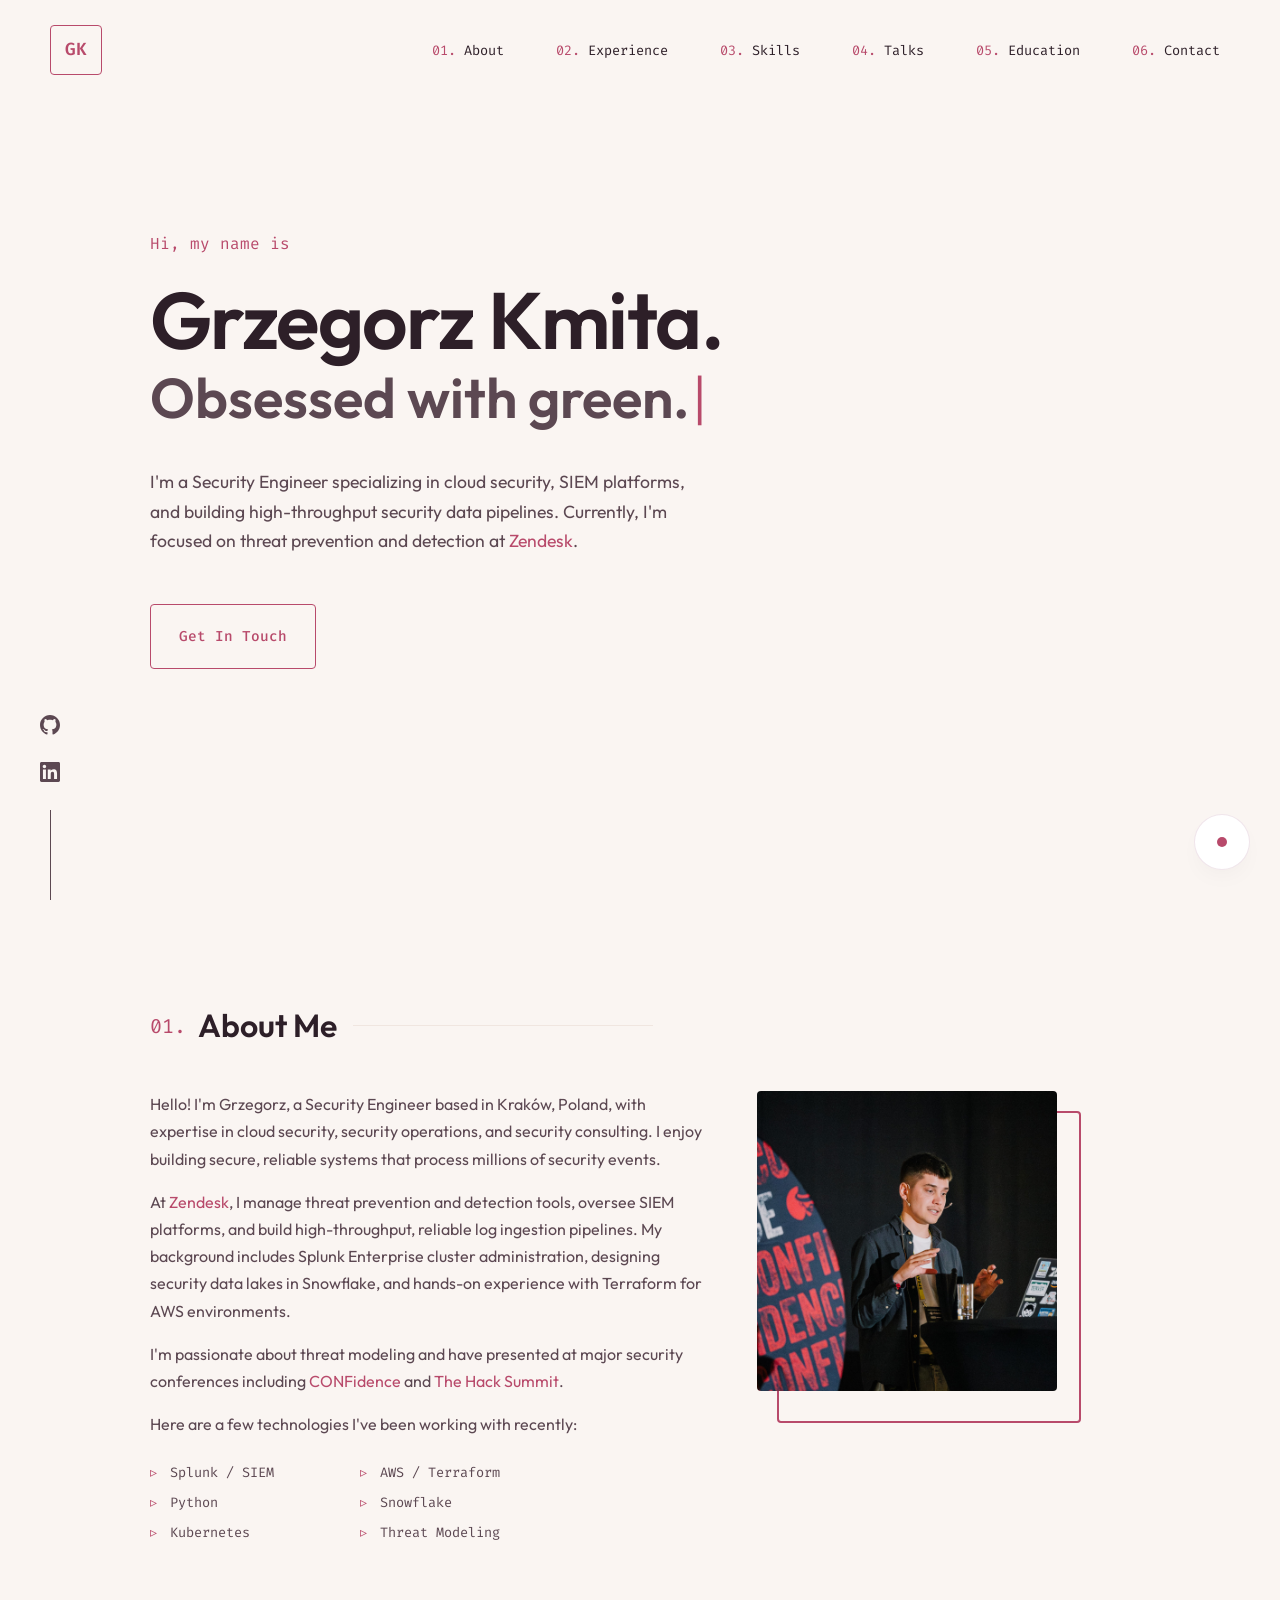
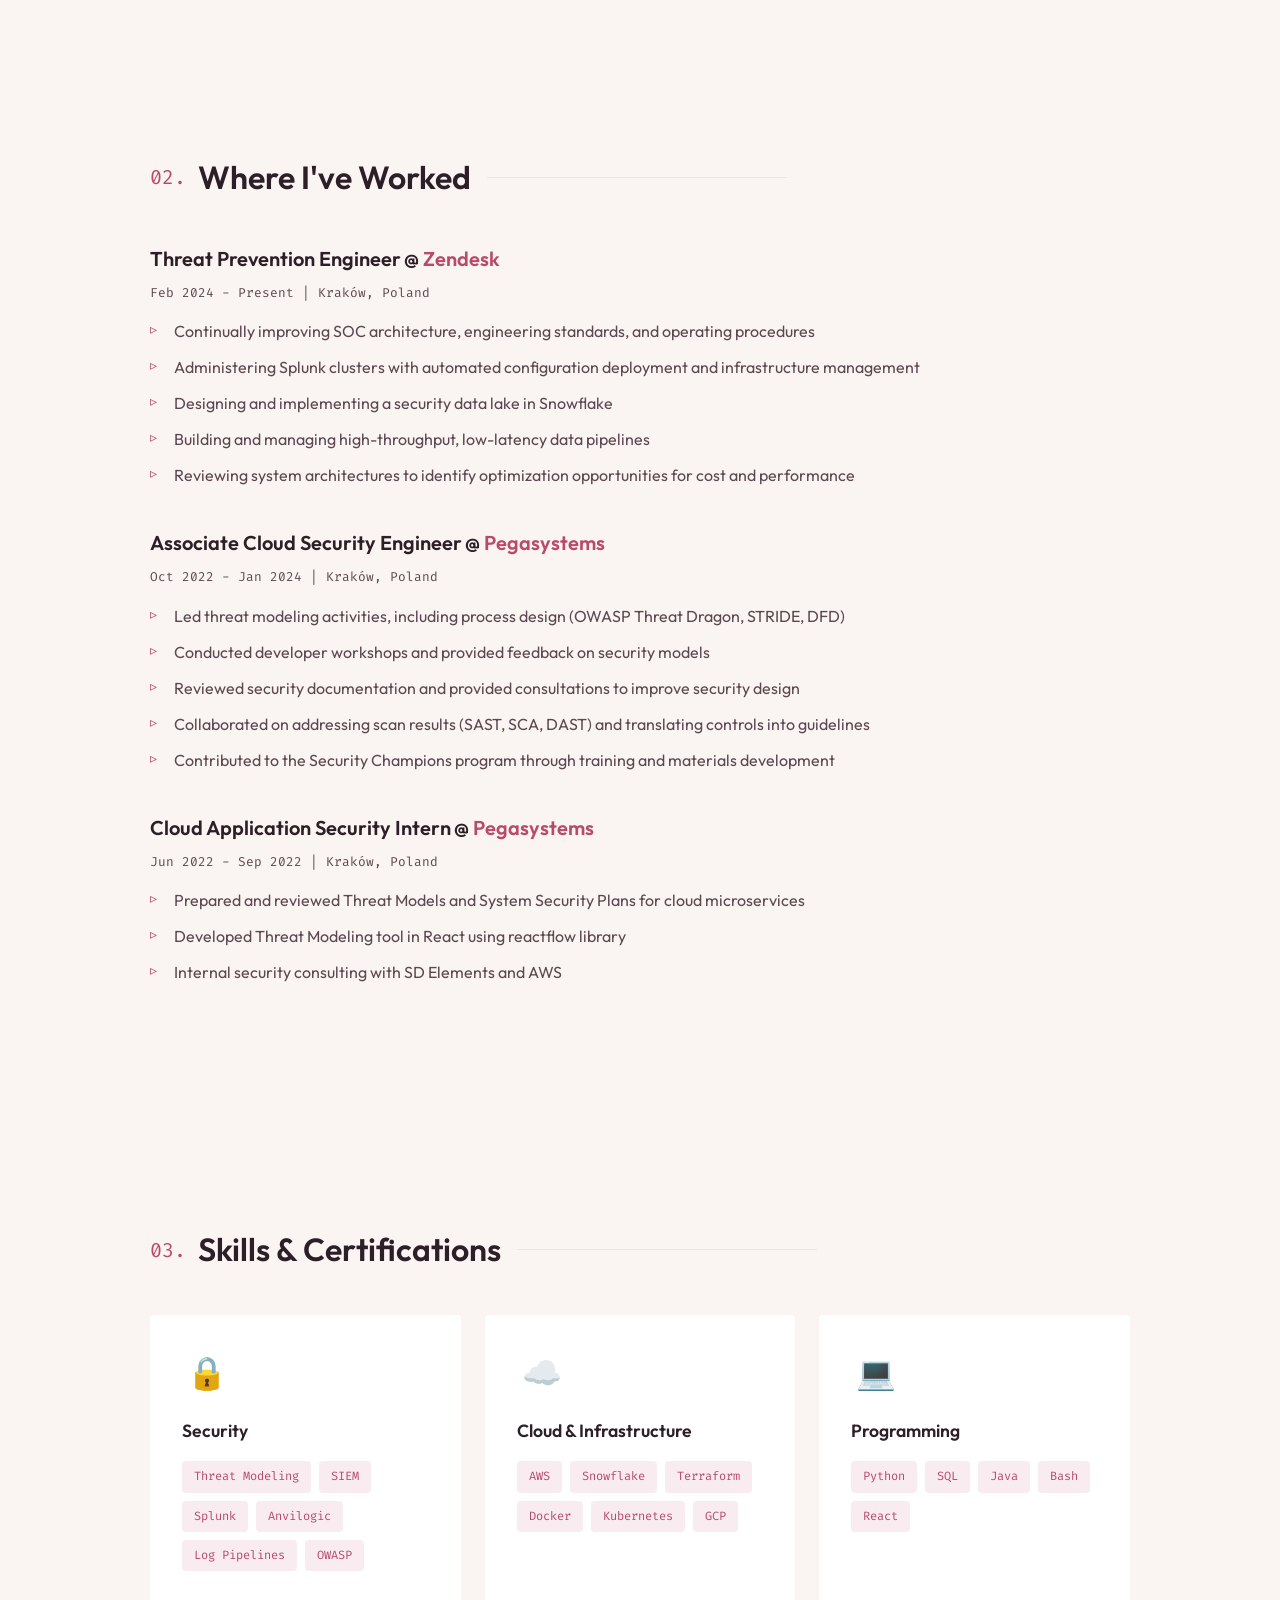
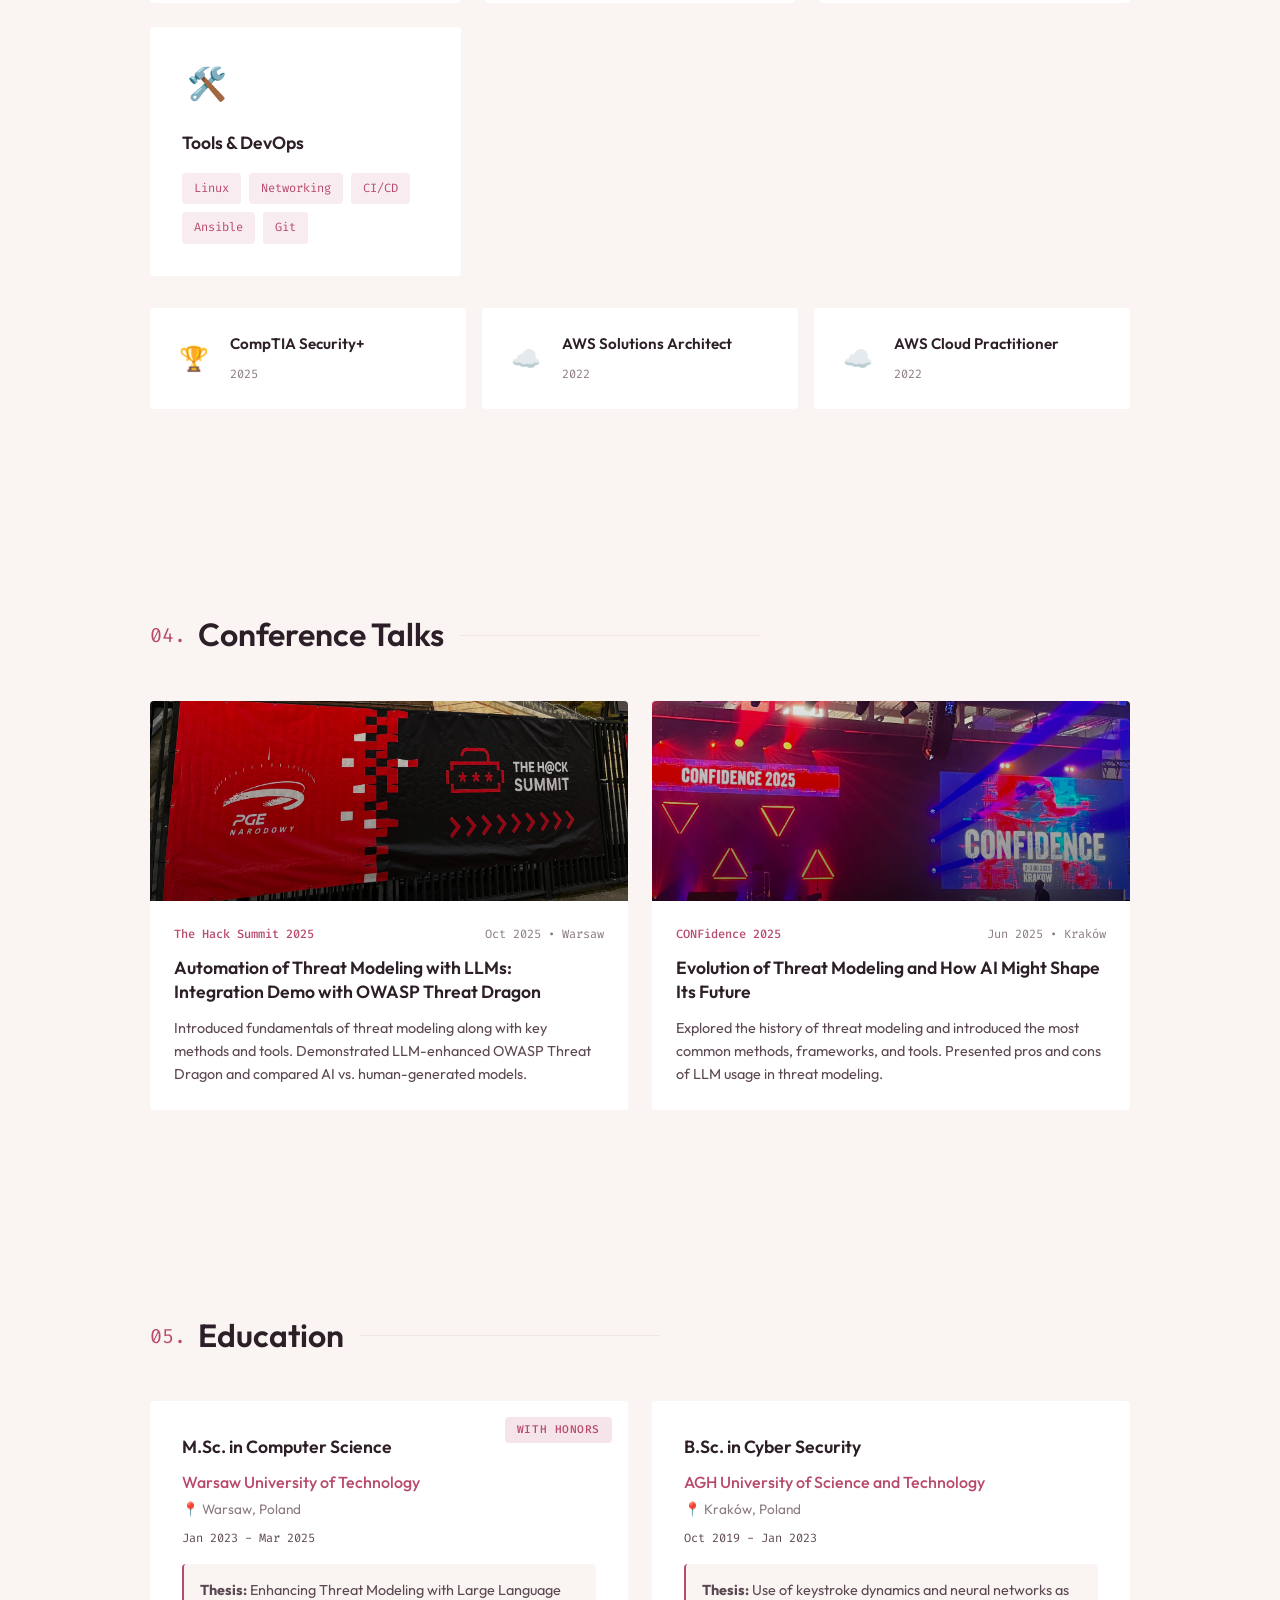
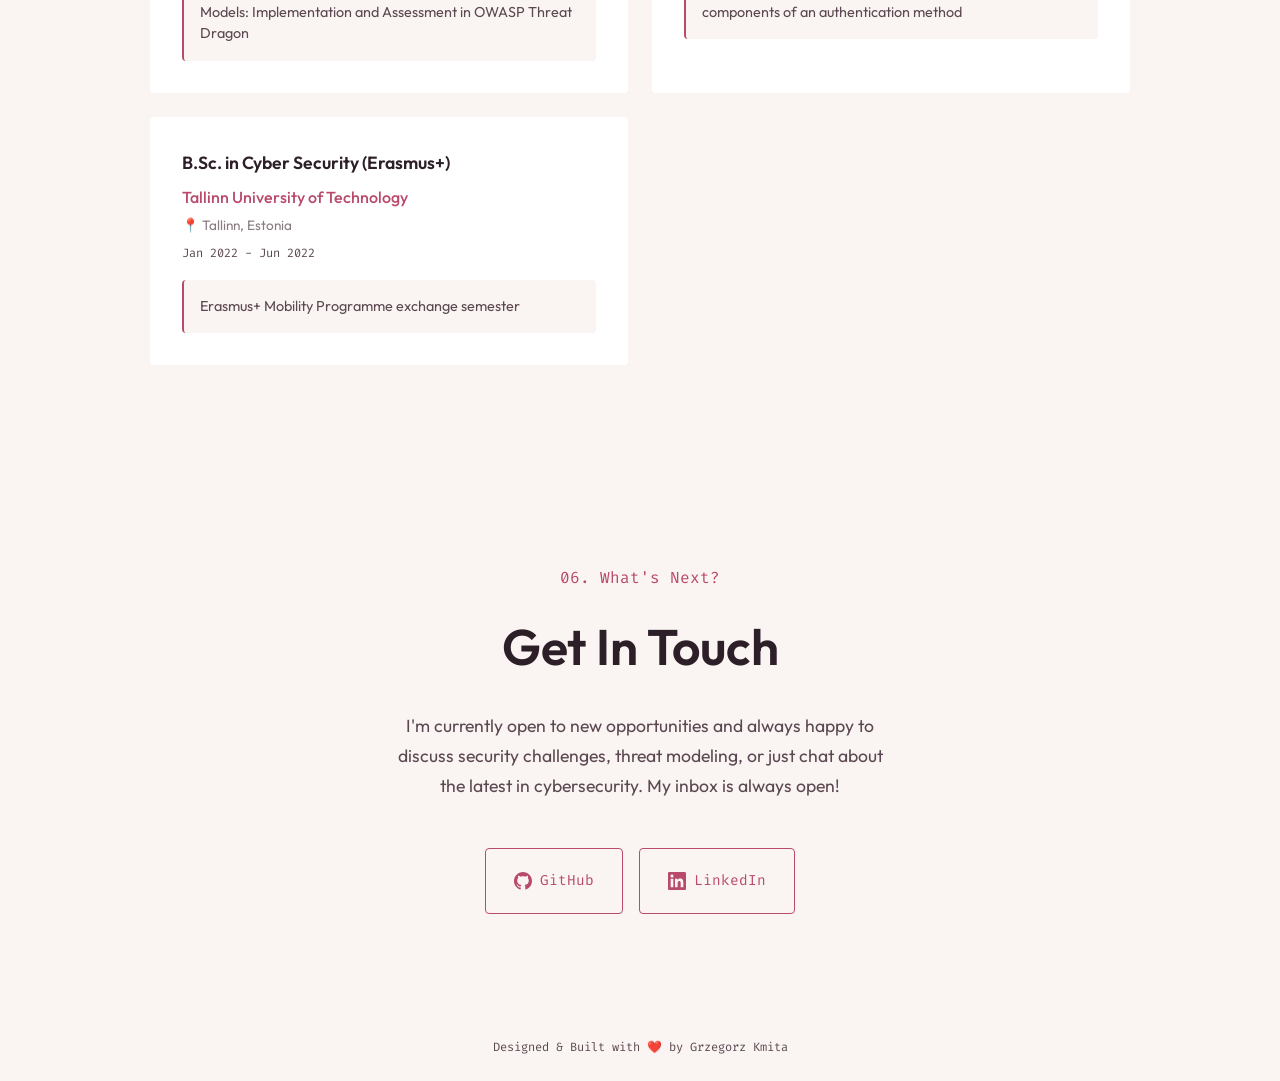
<file: index.html>
<!DOCTYPE html>
<html lang="en" data-theme="dark">
<head>
    <meta charset="UTF-8">
    <meta name="viewport" content="width=device-width, initial-scale=1.0">
    <title>Grzegorz Kmita | Threat Prevention Engineer</title>
    <meta name="description" content="Security Engineer specializing in cloud security, SIEM platforms, and building high-throughput security data pipelines.">
    <meta name="author" content="Grzegorz Kmita">
    <meta name="keywords" content="security engineer, threat prevention, SIEM, Splunk, cloud security, cybersecurity">
    
    <!-- Open Graph / Social Media -->
    <meta property="og:type" content="website">
    <meta property="og:title" content="Grzegorz Kmita | Threat Prevention Engineer">
    <meta property="og:description" content="Security Engineer specializing in cloud security, SIEM platforms, and building high-throughput security data pipelines.">
    <meta property="og:url" content="https://otisthescribe.github.io">
    
    <!-- Fonts -->
    <link rel="preconnect" href="https://fonts.googleapis.com">
    <link rel="preconnect" href="https://fonts.gstatic.com" crossorigin>
    <link href="https://fonts.googleapis.com/css2?family=Fira+Code:wght@400;500;600&family=Outfit:wght@300;400;500;600;700&display=swap" rel="stylesheet">
    
    <!-- Styles -->
    <link rel="stylesheet" href="css/styles.css">
</head>
<body>
    <!-- Social Sidebar -->
    <div class="social-sidebar">
        <a href="https://github.com/otisthescribe" target="_blank" aria-label="GitHub">
            <svg viewBox="0 0 24 24">
                <path d="M12 0c-6.626 0-12 5.373-12 12 0 5.302 3.438 9.8 8.207 11.387.599.111.793-.261.793-.577v-2.234c-3.338.726-4.033-1.416-4.033-1.416-.546-1.387-1.333-1.756-1.333-1.756-1.089-.745.083-.729.083-.729 1.205.084 1.839 1.237 1.839 1.237 1.07 1.834 2.807 1.304 3.492.997.107-.775.418-1.305.762-1.604-2.665-.305-5.467-1.334-5.467-5.931 0-1.311.469-2.381 1.236-3.221-.124-.303-.535-1.524.117-3.176 0 0 1.008-.322 3.301 1.23.957-.266 1.983-.399 3.003-.404 1.02.005 2.047.138 3.006.404 2.291-1.552 3.297-1.23 3.297-1.23.653 1.653.242 2.874.118 3.176.77.84 1.235 1.911 1.235 3.221 0 4.609-2.807 5.624-5.479 5.921.43.372.823 1.102.823 2.222v3.293c0 .319.192.694.801.576 4.765-1.589 8.199-6.086 8.199-11.386 0-6.627-5.373-12-12-12z"/>
            </svg>
        </a>
        <a href="https://linkedin.com/in/grzegorzkmita5" target="_blank" aria-label="LinkedIn">
            <svg viewBox="0 0 24 24">
                <path d="M20.447 20.452h-3.554v-5.569c0-1.328-.027-3.037-1.852-3.037-1.853 0-2.136 1.445-2.136 2.939v5.667H9.351V9h3.414v1.561h.046c.477-.9 1.637-1.85 3.37-1.85 3.601 0 4.267 2.37 4.267 5.455v6.286zM5.337 7.433c-1.144 0-2.063-.926-2.063-2.065 0-1.138.92-2.063 2.063-2.063 1.14 0 2.064.925 2.064 2.063 0 1.139-.925 2.065-2.064 2.065zm1.782 13.019H3.555V9h3.564v11.452zM22.225 0H1.771C.792 0 0 .774 0 1.729v20.542C0 23.227.792 24 1.771 24h20.451C23.2 24 24 23.227 24 22.271V1.729C24 .774 23.2 0 22.222 0h.003z"/>
            </svg>
        </a>
    </div>

    <nav id="navbar">
        <div class="nav-container">
            <a href="#" class="nav-logo">GK</a>
            <ul class="nav-links">
                <li><a href="#about">About</a></li>
                <li><a href="#experience">Experience</a></li>
                <li><a href="#skills">Skills</a></li>
                <li><a href="#talks">Talks</a></li>
                <li><a href="#education">Education</a></li>
                <li><a href="#contact">Contact</a></li>
            </ul>
        </div>
    </nav>

    <section class="hero">
        <div class="hero-content">
            <p class="hero-badge">Hi, my name is</p>
            <h1>
                <span class="name">Grzegorz Kmita.</span>
            </h1>
            <p class="hero-title">
                <span class="typewriter" id="typewriter"></span><span class="cursor">|</span>
            </p>
            <p class="hero-description">
                I'm a Security Engineer specializing in cloud security, SIEM platforms, and building 
                high-throughput security data pipelines. Currently, I'm focused on threat prevention 
                and detection at <a href="https://www.zendesk.com" target="_blank" style="color: var(--accent-primary);">Zendesk</a>.
            </p>
            <div class="hero-cta">
                <a href="#contact" class="btn btn-primary">Get In Touch</a>
            </div>
        </div>
    </section>

    <section id="about">
        <div class="section-container">
            <div class="section-header">
                <h2 class="section-title">About Me</h2>
            </div>
            <div class="about-grid reveal">
                <div class="about-content">
                    <p>
                        Hello! I'm Grzegorz, a Security Engineer based in Kraków, Poland, with expertise 
                        in cloud security, security operations, and security consulting. I enjoy building 
                        secure, reliable systems that process millions of security events.
                    </p>
                    <p>
                        At <a href="https://www.zendesk.com" target="_blank">Zendesk</a>, I manage threat 
                        prevention and detection tools, oversee SIEM platforms, and build high-throughput, 
                        reliable log ingestion pipelines. My background includes Splunk Enterprise cluster 
                        administration, designing security data lakes in Snowflake, and hands-on experience 
                        with Terraform for AWS environments.
                    </p>
                    <p>
                        I'm passionate about threat modeling and have presented at major security conferences 
                        including <a href="https://confidence-conference.org/" target="_blank">CONFidence</a> and <a href="https://thehacksummit.com/" target="_blank">The Hack Summit</a>.
                    </p>
                    <p>Here are a few technologies I've been working with recently:</p>
                    <ul class="about-skills">
                        <li>Splunk / SIEM</li>
                        <li>AWS / Terraform</li>
                        <li>Python</li>
                        <li>Snowflake</li>
                        <li>Kubernetes</li>
                        <li>Threat Modeling</li>
                    </ul>
                </div>
                <div class="about-image">
                    <div class="about-image-container">
                        <img src="assets/images/IMG_0552.JPG" alt="Grzegorz Kmita speaking at CONFidence conference" class="about-image-inner">
                    </div>
                </div>
            </div>
        </div>
    </section>

    <section id="experience">
        <div class="section-container">
            <div class="section-header">
                <h2 class="section-title">Where I've Worked</h2>
            </div>
            
            <div class="experience-timeline">
                <div class="experience-item reveal">
                    <div class="experience-header">
                        <div>
                            <span class="experience-role">Threat Prevention Engineer</span>
                            <span class="experience-company"> @ <span class="experience-company-name">Zendesk</span></span>
                        </div>
                    </div>
                    <div class="experience-meta">
                        <span>Feb 2024 - Present</span>
                        <span>Kraków, Poland</span>
                    </div>
                    <ul class="experience-description">
                        <li>Continually improving SOC architecture, engineering standards, and operating procedures</li>
                        <li>Administering Splunk clusters with automated configuration deployment and infrastructure management</li>
                        <li>Designing and implementing a security data lake in Snowflake</li>
                        <li>Building and managing high-throughput, low-latency data pipelines</li>
                        <li>Reviewing system architectures to identify optimization opportunities for cost and performance</li>
                    </ul>
                </div>

                <div class="experience-item reveal">
                    <div class="experience-header">
                        <div>
                            <span class="experience-role">Associate Cloud Security Engineer</span>
                            <span class="experience-company"> @ <span class="experience-company-name">Pegasystems</span></span>
                        </div>
                    </div>
                    <div class="experience-meta">
                        <span>Oct 2022 - Jan 2024</span>
                        <span>Kraków, Poland</span>
                    </div>
                    <ul class="experience-description">
                        <li>Led threat modeling activities, including process design (OWASP Threat Dragon, STRIDE, DFD)</li>
                        <li>Conducted developer workshops and provided feedback on security models</li>
                        <li>Reviewed security documentation and provided consultations to improve security design</li>
                        <li>Collaborated on addressing scan results (SAST, SCA, DAST) and translating controls into guidelines</li>
                        <li>Contributed to the Security Champions program through training and materials development</li>
                    </ul>
                </div>

                <div class="experience-item reveal">
                    <div class="experience-header">
                        <div>
                            <span class="experience-role">Cloud Application Security Intern</span>
                            <span class="experience-company"> @ <span class="experience-company-name">Pegasystems</span></span>
                        </div>
                    </div>
                    <div class="experience-meta">
                        <span>Jun 2022 - Sep 2022</span>
                        <span>Kraków, Poland</span>
                    </div>
                    <ul class="experience-description">
                        <li>Prepared and reviewed Threat Models and System Security Plans for cloud microservices</li>
                        <li>Developed Threat Modeling tool in React using reactflow library</li>
                        <li>Internal security consulting with SD Elements and AWS</li>
                    </ul>
                </div>
            </div>
        </div>
    </section>

    <section id="skills">
        <div class="section-container">
            <div class="section-header">
                <h2 class="section-title">Skills & Certifications</h2>
            </div>
            
            <div class="skills-grid">
                <div class="skill-category reveal">
                    <div class="skill-category-icon">🔒</div>
                    <h3>Security</h3>
                    <div class="skill-tags">
                        <span class="skill-tag">Threat Modeling</span>
                        <span class="skill-tag">SIEM</span>
                        <span class="skill-tag">Splunk</span>
                        <span class="skill-tag">Anvilogic</span>
                        <span class="skill-tag">Log Pipelines</span>
                        <span class="skill-tag">OWASP</span>
                    </div>
                </div>

                <div class="skill-category reveal">
                    <div class="skill-category-icon">☁️</div>
                    <h3>Cloud & Infrastructure</h3>
                    <div class="skill-tags">
                        <span class="skill-tag">AWS</span>
                        <span class="skill-tag">Snowflake</span>
                        <span class="skill-tag">Terraform</span>
                        <span class="skill-tag">Docker</span>
                        <span class="skill-tag">Kubernetes</span>
                        <span class="skill-tag">GCP</span>
                    </div>
                </div>

                <div class="skill-category reveal">
                    <div class="skill-category-icon">💻</div>
                    <h3>Programming</h3>
                    <div class="skill-tags">
                        <span class="skill-tag">Python</span>
                        <span class="skill-tag">SQL</span>
                        <span class="skill-tag">Java</span>
                        <span class="skill-tag">Bash</span>
                        <span class="skill-tag">React</span>
                    </div>
                </div>

                <div class="skill-category reveal">
                    <div class="skill-category-icon">🛠️</div>
                    <h3>Tools & DevOps</h3>
                    <div class="skill-tags">
                        <span class="skill-tag">Linux</span>
                        <span class="skill-tag">Networking</span>
                        <span class="skill-tag">CI/CD</span>
                        <span class="skill-tag">Ansible</span>
                        <span class="skill-tag">Git</span>
                    </div>
                </div>
            </div>

            <div class="cert-grid">
                <div class="cert-card reveal">
                    <div class="cert-icon">🏆</div>
                    <div class="cert-info">
                        <h4>CompTIA Security+</h4>
                        <span>2025</span>
                    </div>
                </div>
                <div class="cert-card reveal">
                    <div class="cert-icon">☁️</div>
                    <div class="cert-info">
                        <h4>AWS Solutions Architect</h4>
                        <span>2022</span>
                    </div>
                </div>
                <div class="cert-card reveal">
                    <div class="cert-icon">☁️</div>
                    <div class="cert-info">
                        <h4>AWS Cloud Practitioner</h4>
                        <span>2022</span>
                    </div>
                </div>
            </div>
        </div>
    </section>

    <section id="talks">
        <div class="section-container">
            <div class="section-header">
                <h2 class="section-title">Conference Talks</h2>
            </div>
            
            <div class="talks-grid">
                <div class="talk-card reveal">
                    <div class="talk-image" style="background-image: url('assets/images/IMG_3033.jpg'); background-size: cover; background-position: center;"></div>
                    <div class="talk-content">
                        <div class="talk-meta">
                            <span class="talk-conference">The Hack Summit 2025</span>
                            <span class="talk-date">Oct 2025 • Warsaw</span>
                        </div>
                        <h3 class="talk-title">Automation of Threat Modeling with LLMs: Integration Demo with OWASP Threat Dragon</h3>
                        <p class="talk-description">
                            Introduced fundamentals of threat modeling along with key methods and tools. 
                            Demonstrated LLM-enhanced OWASP Threat Dragon and compared AI vs. human-generated models.
                        </p>
                    </div>
                </div>

                <div class="talk-card reveal">
                    <div class="talk-image" style="background-image: url('assets/images/IMG_0491.jpg'); background-size: cover; background-position: center;"></div>
                    <div class="talk-content">
                        <div class="talk-meta">
                            <span class="talk-conference">CONFidence 2025</span>
                            <span class="talk-date">Jun 2025 • Kraków</span>
                        </div>
                        <h3 class="talk-title">Evolution of Threat Modeling and How AI Might Shape Its Future</h3>
                        <p class="talk-description">
                            Explored the history of threat modeling and introduced the most common methods, 
                            frameworks, and tools. Presented pros and cons of LLM usage in threat modeling.
                        </p>
                    </div>
                </div>
            </div>
        </div>
    </section>

    <section id="education">
        <div class="section-container">
            <div class="section-header">
                <h2 class="section-title">Education</h2>
            </div>
            
            <div class="education-grid">
                <div class="education-card reveal">
                    <div class="education-badge">With Honors</div>
                    <div class="education-degree">M.Sc. in Computer Science</div>
                    <div class="education-school">Warsaw University of Technology</div>
                    <div class="education-location">📍 Warsaw, Poland</div>
                    <div class="education-period">Jan 2023 - Mar 2025</div>
                    <div class="education-thesis">
                        <strong>Thesis:</strong> Enhancing Threat Modeling with Large Language Models: 
                        Implementation and Assessment in OWASP Threat Dragon
                    </div>
                </div>

                <div class="education-card reveal">
                    <div class="education-degree">B.Sc. in Cyber Security</div>
                    <div class="education-school">AGH University of Science and Technology</div>
                    <div class="education-location">📍 Kraków, Poland</div>
                    <div class="education-period">Oct 2019 - Jan 2023</div>
                    <div class="education-thesis">
                        <strong>Thesis:</strong> Use of keystroke dynamics and neural networks as 
                        components of an authentication method
                    </div>
                </div>

                <div class="education-card reveal">
                    <div class="education-degree">B.Sc. in Cyber Security (Erasmus+)</div>
                    <div class="education-school">Tallinn University of Technology</div>
                    <div class="education-location">📍 Tallinn, Estonia</div>
                    <div class="education-period">Jan 2022 - Jun 2022</div>
                    <div class="education-thesis">
                        Erasmus+ Mobility Programme exchange semester
                    </div>
                </div>
            </div>
        </div>
    </section>

    <section id="contact">
        <div class="section-container">
            <div class="section-header">
                <span class="section-label">06. What's Next?</span>
                <h2 class="section-title">Get In Touch</h2>
            </div>
            <div class="contact-section reveal">
                <p>
                    I'm currently open to new opportunities and always happy to discuss security challenges, 
                    threat modeling, or just chat about the latest in cybersecurity. My inbox is always open!
                </p>
                <div class="contact-links">
                    <a href="https://github.com/otisthescribe" target="_blank" class="contact-link">
                        <svg viewBox="0 0 24 24">
                            <path d="M12 0c-6.626 0-12 5.373-12 12 0 5.302 3.438 9.8 8.207 11.387.599.111.793-.261.793-.577v-2.234c-3.338.726-4.033-1.416-4.033-1.416-.546-1.387-1.333-1.756-1.333-1.756-1.089-.745.083-.729.083-.729 1.205.084 1.839 1.237 1.839 1.237 1.07 1.834 2.807 1.304 3.492.997.107-.775.418-1.305.762-1.604-2.665-.305-5.467-1.334-5.467-5.931 0-1.311.469-2.381 1.236-3.221-.124-.303-.535-1.524.117-3.176 0 0 1.008-.322 3.301 1.23.957-.266 1.983-.399 3.003-.404 1.02.005 2.047.138 3.006.404 2.291-1.552 3.297-1.23 3.297-1.23.653 1.653.242 2.874.118 3.176.77.84 1.235 1.911 1.235 3.221 0 4.609-2.807 5.624-5.479 5.921.43.372.823 1.102.823 2.222v3.293c0 .319.192.694.801.576 4.765-1.589 8.199-6.086 8.199-11.386 0-6.627-5.373-12-12-12z"/>
                        </svg>
                        GitHub
                    </a>
                    <a href="https://linkedin.com/in/grzegorzkmita5" target="_blank" class="contact-link">
                        <svg viewBox="0 0 24 24">
                            <path d="M20.447 20.452h-3.554v-5.569c0-1.328-.027-3.037-1.852-3.037-1.853 0-2.136 1.445-2.136 2.939v5.667H9.351V9h3.414v1.561h.046c.477-.9 1.637-1.85 3.37-1.85 3.601 0 4.267 2.37 4.267 5.455v6.286zM5.337 7.433c-1.144 0-2.063-.926-2.063-2.065 0-1.138.92-2.063 2.063-2.063 1.14 0 2.064.925 2.064 2.063 0 1.139-.925 2.065-2.064 2.065zm1.782 13.019H3.555V9h3.564v11.452zM22.225 0H1.771C.792 0 0 .774 0 1.729v20.542C0 23.227.792 24 1.771 24h20.451C23.2 24 24 23.227 24 22.271V1.729C24 .774 23.2 0 22.222 0h.003z"/>
                        </svg>
                        LinkedIn
                    </a>
                </div>
            </div>
        </div>
    </section>

    <footer>
        <p>
            Designed & Built with ❤️ by Grzegorz Kmita
        </p>
    </footer>

    <!-- Theme Toggle Button -->
    <button class="theme-toggle" id="theme-toggle" aria-label="Toggle theme">
        <svg class="sun-icon" viewBox="0 0 24 24" xmlns="http://www.w3.org/2000/svg">
            <circle cx="12" cy="12" r="5"/>
            <path d="M12 1v2M12 21v2M4.22 4.22l1.42 1.42M18.36 18.36l1.42 1.42M1 12h2M21 12h2M4.22 19.78l1.42-1.42M18.36 5.64l1.42-1.42"/>
        </svg>
        <svg class="moon-icon" viewBox="0 0 24 24" xmlns="http://www.w3.org/2000/svg">
            <path d="M21 12.79A9 9 0 1 1 11.21 3 7 7 0 0 0 21 12.79z"/>
        </svg>
    </button>

    <!-- Scripts -->
    <script src="js/main.js"></script>
</body>
</html>
</file>
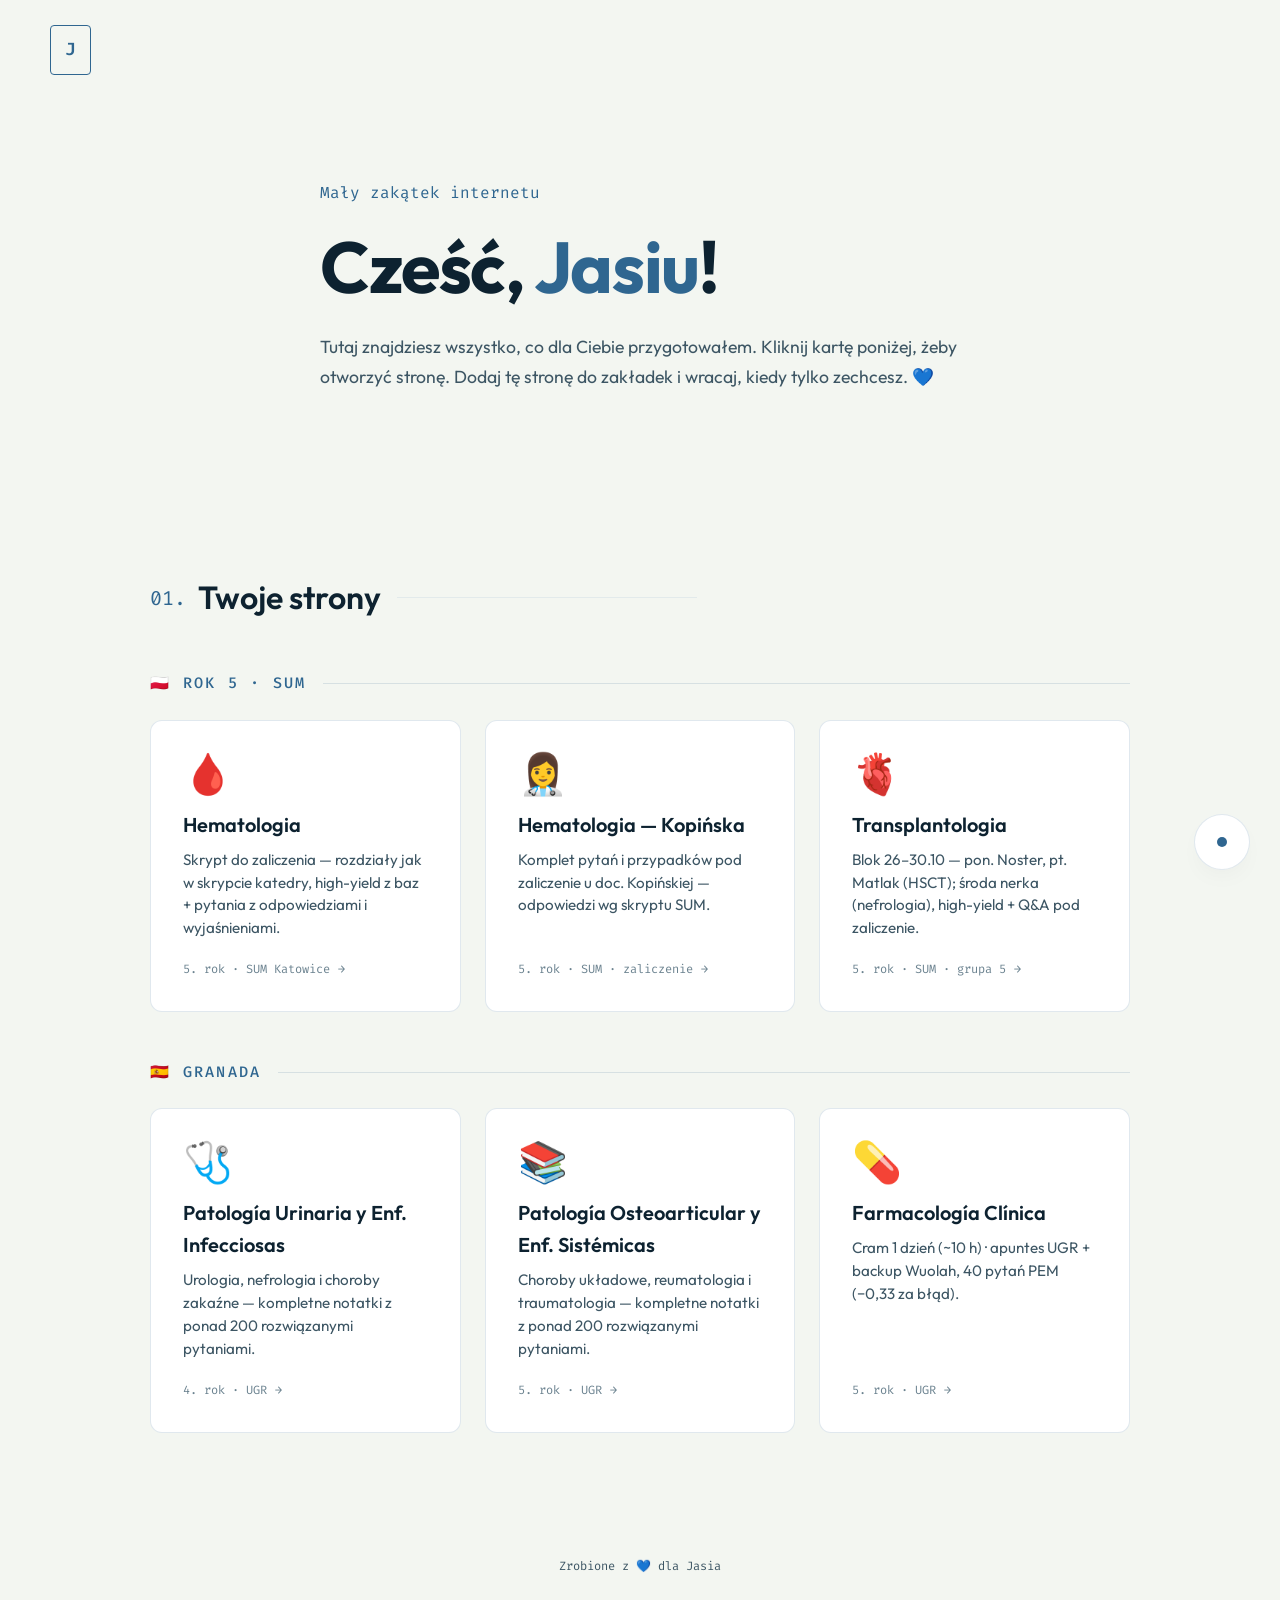
<file: jasiu/index.html>
<!DOCTYPE html>
<html lang="pl" data-theme="dark">

<head>
    <meta charset="UTF-8">
    <meta name="viewport" content="width=device-width, initial-scale=1.0">
    <title>Cześć Jasiu 💙</title>
    <meta name="description" content="Mały zakątek internetu, tylko dla Jasia.">
    <meta name="robots" content="noindex, nofollow">

    <link rel="icon" type="image/svg+xml" href="../assets/favicon.svg?v=2">

    <link rel="preconnect" href="https://fonts.googleapis.com">
    <link rel="preconnect" href="https://fonts.gstatic.com" crossorigin>
    <link
        href="https://fonts.googleapis.com/css2?family=Fira+Code:wght@400;500;600&family=Outfit:wght@300;400;500;600;700&display=swap"
        rel="stylesheet">

    <link rel="stylesheet" href="../css/styles.css">

    <style>
        /* =====================================================================
           Jasiu landing page — Blue palette override
           Palette: Baltic Blue · Cerulean · Alabaster · Yale Blue · Sky Blue Light
           ===================================================================== */

        [data-theme="dark"] {
            --bg-primary: #0a1f2b;
            --bg-secondary: #16425b;
            --bg-tertiary: #1e5577;
            --accent-primary: #81c3d7;
            --accent-secondary: #3a7ca5;
            --accent-tertiary: #2f6690;
            --text-heading: #ecf2f6;
            --text-primary: #c5d8e0;
            --text-secondary: #94adb8;
            --text-muted: #6d8590;
            --border: rgba(129, 195, 215, 0.15);
            --border-hover: rgba(129, 195, 215, 0.4);
            --shadow-nav: 0 10px 30px -10px rgba(10, 31, 43, 0.7);
            --shadow-card: 0 10px 30px -15px rgba(0, 0, 0, 0.3);
            --glow: 0 0 20px rgba(129, 195, 215, 0.3);
        }

        [data-theme="light"] {
            --bg-primary: #f3f6f1;
            --bg-secondary: #ffffff;
            --bg-tertiary: #e2eaeb;
            --accent-primary: #2f6690;
            --accent-secondary: #16425b;
            --accent-tertiary: #3a7ca5;
            --text-heading: #0d2230;
            --text-primary: #1e3a4b;
            --text-secondary: #3d5664;
            --text-muted: #6c8390;
            --border: rgba(47, 102, 144, 0.15);
            --border-hover: rgba(47, 102, 144, 0.4);
            --shadow-nav: 0 10px 30px -10px rgba(13, 34, 48, 0.08);
            --shadow-card: 0 10px 30px -15px rgba(13, 34, 48, 0.12);
            --glow: 0 0 20px rgba(47, 102, 144, 0.15);
        }

        :root {
            --gradient-primary: linear-gradient(135deg, #2f6690, #3a7ca5, #81c3d7);
            --gradient-accent: linear-gradient(135deg, #3a7ca5, #81c3d7);
        }

        /* =====================================================================
           Layout tweaks for the Jasiu hero
           ===================================================================== */

        .jasiu-hero {
            min-height: auto;
            padding: 180px 40px 80px;
            display: flex;
            flex-direction: column;
            align-items: center;
            justify-content: center;
            text-align: center;
        }

        .jasiu-hero .hero-badge {
            justify-content: center;
        }

        .jasiu-hero h1 {
            font-size: clamp(2.5rem, 6vw, 4.5rem);
            font-weight: 700;
            line-height: 1.15;
            margin-bottom: 1.5rem;
            color: var(--text-heading);
        }

        /* Override main stylesheet: keep .name inline (no forced line break) and no gradient */
        .jasiu-hero h1 .name {
            display: inline;
            background: none;
            -webkit-background-clip: unset;
            -webkit-text-fill-color: unset;
            background-clip: unset;
            color: var(--accent-primary);
        }

        .jasiu-hero p.hero-description {
            max-width: 640px;
            margin: 0 auto;
        }

        /* Hide the auto "01." numbering on nav links (used on main portfolio only) */
        .jasiu-nav .nav-links a::before {
            content: none;
        }

        /* =====================================================================
           Card grid
           ===================================================================== */

        .jasiu-grid {
            display: grid;
            grid-template-columns: repeat(auto-fill, minmax(280px, 1fr));
            gap: 1.5rem;
        }

        .jasiu-card {
            position: relative;
            display: flex;
            flex-direction: column;
            padding: 2rem;
            background: var(--bg-secondary);
            border: 1px solid var(--border);
            border-radius: 12px;
            text-decoration: none;
            color: inherit;
            transition: var(--transition);
            overflow: hidden;
        }

        .jasiu-card::before {
            content: '';
            position: absolute;
            top: 0;
            left: 0;
            right: 0;
            height: 3px;
            background: var(--gradient-primary);
            transform: scaleX(0);
            transform-origin: left;
            transition: transform 0.4s ease;
        }

        .jasiu-card:hover {
            transform: translateY(-6px);
            border-color: var(--border-hover);
            box-shadow: var(--shadow-card);
        }

        .jasiu-card:hover::before {
            transform: scaleX(1);
        }

        .jasiu-card-icon {
            font-size: 2.5rem;
            line-height: 1;
            margin-bottom: 1rem;
        }

        .jasiu-card-title {
            font-size: 1.25rem;
            font-weight: 600;
            color: var(--text-heading);
            margin-bottom: 0.5rem;
            transition: var(--transition);
        }

        .jasiu-card:hover .jasiu-card-title {
            color: var(--accent-primary);
        }

        .jasiu-card-description {
            font-size: 0.95rem;
            color: var(--text-secondary);
            line-height: 1.5;
            flex-grow: 1;
        }

        .jasiu-card-meta {
            margin-top: 1.25rem;
            font-family: var(--font-mono);
            font-size: 0.75rem;
            color: var(--text-muted);
            display: flex;
            align-items: center;
            gap: 0.5rem;
        }

        .jasiu-card-meta .arrow {
            transition: transform 0.25s ease;
        }

        .jasiu-card:hover .jasiu-card-meta .arrow {
            transform: translateX(4px);
            color: var(--accent-primary);
        }

        /* =====================================================================
           Group heading (e.g. "Granada", future groups...)
           ===================================================================== */

        .jasiu-group {
            margin-top: 3rem;
        }

        .jasiu-group:first-of-type {
            margin-top: 0;
        }

        .jasiu-group-header {
            display: flex;
            align-items: center;
            gap: 1rem;
            margin-bottom: 1.5rem;
        }

        .jasiu-group-title {
            font-family: var(--font-mono);
            font-size: 0.95rem;
            font-weight: 500;
            color: var(--accent-primary);
            text-transform: uppercase;
            letter-spacing: 0.15em;
            white-space: nowrap;
        }

        .jasiu-group-line {
            flex: 1;
            height: 1px;
            background: var(--border);
        }

        /* =====================================================================
           Mobile breakpoints
           ===================================================================== */

        @media (max-width: 768px) {
            .jasiu-hero {
                padding: 120px 24px 60px;
            }

            .jasiu-hero h1 {
                font-size: clamp(2rem, 9vw, 3rem);
                margin-bottom: 1rem;
            }

            .jasiu-hero p.hero-description {
                font-size: 1rem;
                line-height: 1.6;
            }

            .jasiu-group {
                margin-top: 2.5rem;
            }

            .jasiu-group-header {
                margin-bottom: 1.25rem;
            }

            .jasiu-group-title {
                font-size: 0.8rem;
                letter-spacing: 0.12em;
            }

            .jasiu-grid {
                grid-template-columns: 1fr;
                gap: 1rem;
            }

            .jasiu-card {
                padding: 1.5rem;
            }

            .jasiu-card-icon {
                font-size: 2rem;
                margin-bottom: 0.75rem;
            }

            .jasiu-card-title {
                font-size: 1.1rem;
            }

            footer {
                padding: 30px 20px;
                font-size: 0.85rem;
            }
        }

        @media (max-width: 420px) {
            .jasiu-hero {
                padding: 100px 18px 48px;
            }

            .jasiu-card {
                padding: 1.25rem;
            }
        }
    </style>
</head>

<body>

    <nav id="navbar" class="jasiu-nav">
        <div class="nav-container">
            <a href="#" class="nav-logo">J</a>
        </div>
    </nav>

    <section class="hero jasiu-hero">
        <div class="hero-content">
            <p class="hero-badge">Mały zakątek internetu</p>
            <h1>
                Cześć, <span class="name">Jasiu</span>!
            </h1>
            <p class="hero-description">
                Tutaj znajdziesz wszystko, co dla Ciebie przygotowałem. Kliknij kartę poniżej,
                żeby otworzyć stronę. Dodaj tę stronę do zakładek i wracaj, kiedy tylko zechcesz. 💙
            </p>
        </div>
    </section>

    <section id="pages">
        <div class="section-container">
            <div class="section-header">
                <h2 class="section-title">Twoje strony</h2>
            </div>

            <!--
                =====================================================================
                JAK DODAĆ NOWĄ STRONĘ
                =====================================================================
                1. Wrzuć pliki strony do nowego folderu wewnątrz /jasiu/
                     np. jasiu/granada/nowy-temat/index.html
                2. Skopiuj jeden z bloków <a class="jasiu-card"> poniżej i zaktualizuj:
                       - href     -> ścieżka do folderu (np. "granada/nowy-temat/")
                       - icon     -> dowolne emoji
                       - title    -> krótka nazwa
                       - desc     -> jednolinijkowy opis
                       - meta     -> rok, uczelnia, data (opcjonalnie)
                3. Commit & push. GitHub Pages opublikuje stronę w ciągu ~1 minuty.
                =====================================================================
            -->
            <div class="jasiu-group">
                <div class="jasiu-group-header">
                    <span class="jasiu-group-title">🇵🇱 ROK 5 · SUM</span>
                    <span class="jasiu-group-line"></span>
                </div>

                <div class="jasiu-grid">

                    <a href="rok-5/hematologia/" class="jasiu-card reveal">
                        <div class="jasiu-card-icon">🩸</div>
                        <div class="jasiu-card-title">Hematologia</div>
                        <p class="jasiu-card-description">
                            Skrypt do zaliczenia — rozdziały jak w skrypcie katedry,
                            high-yield z baz + pytania z odpowiedziami i wyjaśnieniami.
                        </p>
                        <div class="jasiu-card-meta">
                            <span>5. rok · SUM Katowice</span>
                            <span class="arrow">→</span>
                        </div>
                    </a>

                    <a href="rok-5/hematologia/kopinska.html" class="jasiu-card reveal">
                        <div class="jasiu-card-icon">👩‍⚕️</div>
                        <div class="jasiu-card-title">Hematologia — Kopińska</div>
                        <p class="jasiu-card-description">
                            Komplet pytań i przypadków pod zaliczenie u doc. Kopińskiej
                            — odpowiedzi wg skryptu SUM.
                        </p>
                        <div class="jasiu-card-meta">
                            <span>5. rok · SUM · zaliczenie</span>
                            <span class="arrow">→</span>
                        </div>
                    </a>

                    <a href="rok-5/transplantologia/" class="jasiu-card reveal">
                        <div class="jasiu-card-icon">🫀</div>
                        <div class="jasiu-card-title">Transplantologia</div>
                        <p class="jasiu-card-description">
                            Blok 26–30.10 — pon. Noster, pt. Matlak (HSCT); środa nerka (nefrologia),
                            high-yield + Q&amp;A pod zaliczenie.
                        </p>
                        <div class="jasiu-card-meta">
                            <span>5. rok · SUM · grupa 5</span>
                            <span class="arrow">→</span>
                        </div>
                    </a>

                </div>
            </div>

            <div class="jasiu-group">
                <div class="jasiu-group-header">
                    <span class="jasiu-group-title">🇪🇸 Granada</span>
                    <span class="jasiu-group-line"></span>
                </div>

                <div class="jasiu-grid">

                    <a href="granada/urinaria-infecciosas/" class="jasiu-card reveal">
                        <div class="jasiu-card-icon">🩺</div>
                        <div class="jasiu-card-title">Patología Urinaria y Enf. Infecciosas</div>
                        <p class="jasiu-card-description">
                            Urologia, nefrologia i choroby zakaźne — kompletne notatki
                            z ponad 200 rozwiązanymi pytaniami.
                        </p>
                        <div class="jasiu-card-meta">
                            <span>4. rok · UGR</span>
                            <span class="arrow">→</span>
                        </div>
                    </a>

                    <a href="granada/osteoarticular-sistemicas/" class="jasiu-card reveal">
                        <div class="jasiu-card-icon">📚</div>
                        <div class="jasiu-card-title">Patología Osteoarticular y Enf. Sistémicas</div>
                        <p class="jasiu-card-description">
                            Choroby układowe, reumatologia i traumatologia — kompletne
                            notatki z ponad 200 rozwiązanymi pytaniami.
                        </p>
                        <div class="jasiu-card-meta">
                            <span>5. rok · UGR</span>
                            <span class="arrow">→</span>
                        </div>
                    </a>

                    <a href="granada/farmacologia-clinica/" class="jasiu-card reveal">
                        <div class="jasiu-card-icon">💊</div>
                        <div class="jasiu-card-title">Farmacología Clínica</div>
                        <p class="jasiu-card-description">
                            Cram 1 dzień (~10 h) · apuntes UGR + backup Wuolah,
                            40 pytań PEM (−0,33 za błąd).
                        </p>
                        <div class="jasiu-card-meta">
                            <span>5. rok · UGR</span>
                            <span class="arrow">→</span>
                        </div>
                    </a>

                    <!--
                        Szablon karty — skopiuj, wklej i edytuj:

                    <a href="ŚCIEŻKA/" class="jasiu-card reveal">
                        <div class="jasiu-card-icon">📄</div>
                        <div class="jasiu-card-title">Tytuł strony</div>
                        <p class="jasiu-card-description">
                            Krótki opis tego, co jest w środku.
                        </p>
                        <div class="jasiu-card-meta">
                            <span>otwórz stronę</span>
                            <span class="arrow">→</span>
                        </div>
                    </a>
                    -->

                </div>
            </div>

            <!--
                Aby dodać kolejną grupę (np. inna uczelnia, inny temat), skopiuj
                cały blok <div class="jasiu-group"> ... </div> powyżej i zmień tytuł.
            -->
        </div>
    </section>

    <footer>
        <p>
            Zrobione z 💙 dla Jasia
        </p>
    </footer>

    <button class="theme-toggle" id="theme-toggle" aria-label="Zmień motyw">
        <svg class="sun-icon" viewBox="0 0 24 24" xmlns="http://www.w3.org/2000/svg">
            <circle cx="12" cy="12" r="5" />
            <path
                d="M12 1v2M12 21v2M4.22 4.22l1.42 1.42M18.36 18.36l1.42 1.42M1 12h2M21 12h2M4.22 19.78l1.42-1.42M18.36 5.64l1.42-1.42" />
        </svg>
        <svg class="moon-icon" viewBox="0 0 24 24" xmlns="http://www.w3.org/2000/svg">
            <path d="M21 12.79A9 9 0 1 1 11.21 3 7 7 0 0 0 21 12.79z" />
        </svg>
    </button>

    <script src="../js/main.js"></script>
</body>

</html>
</file>
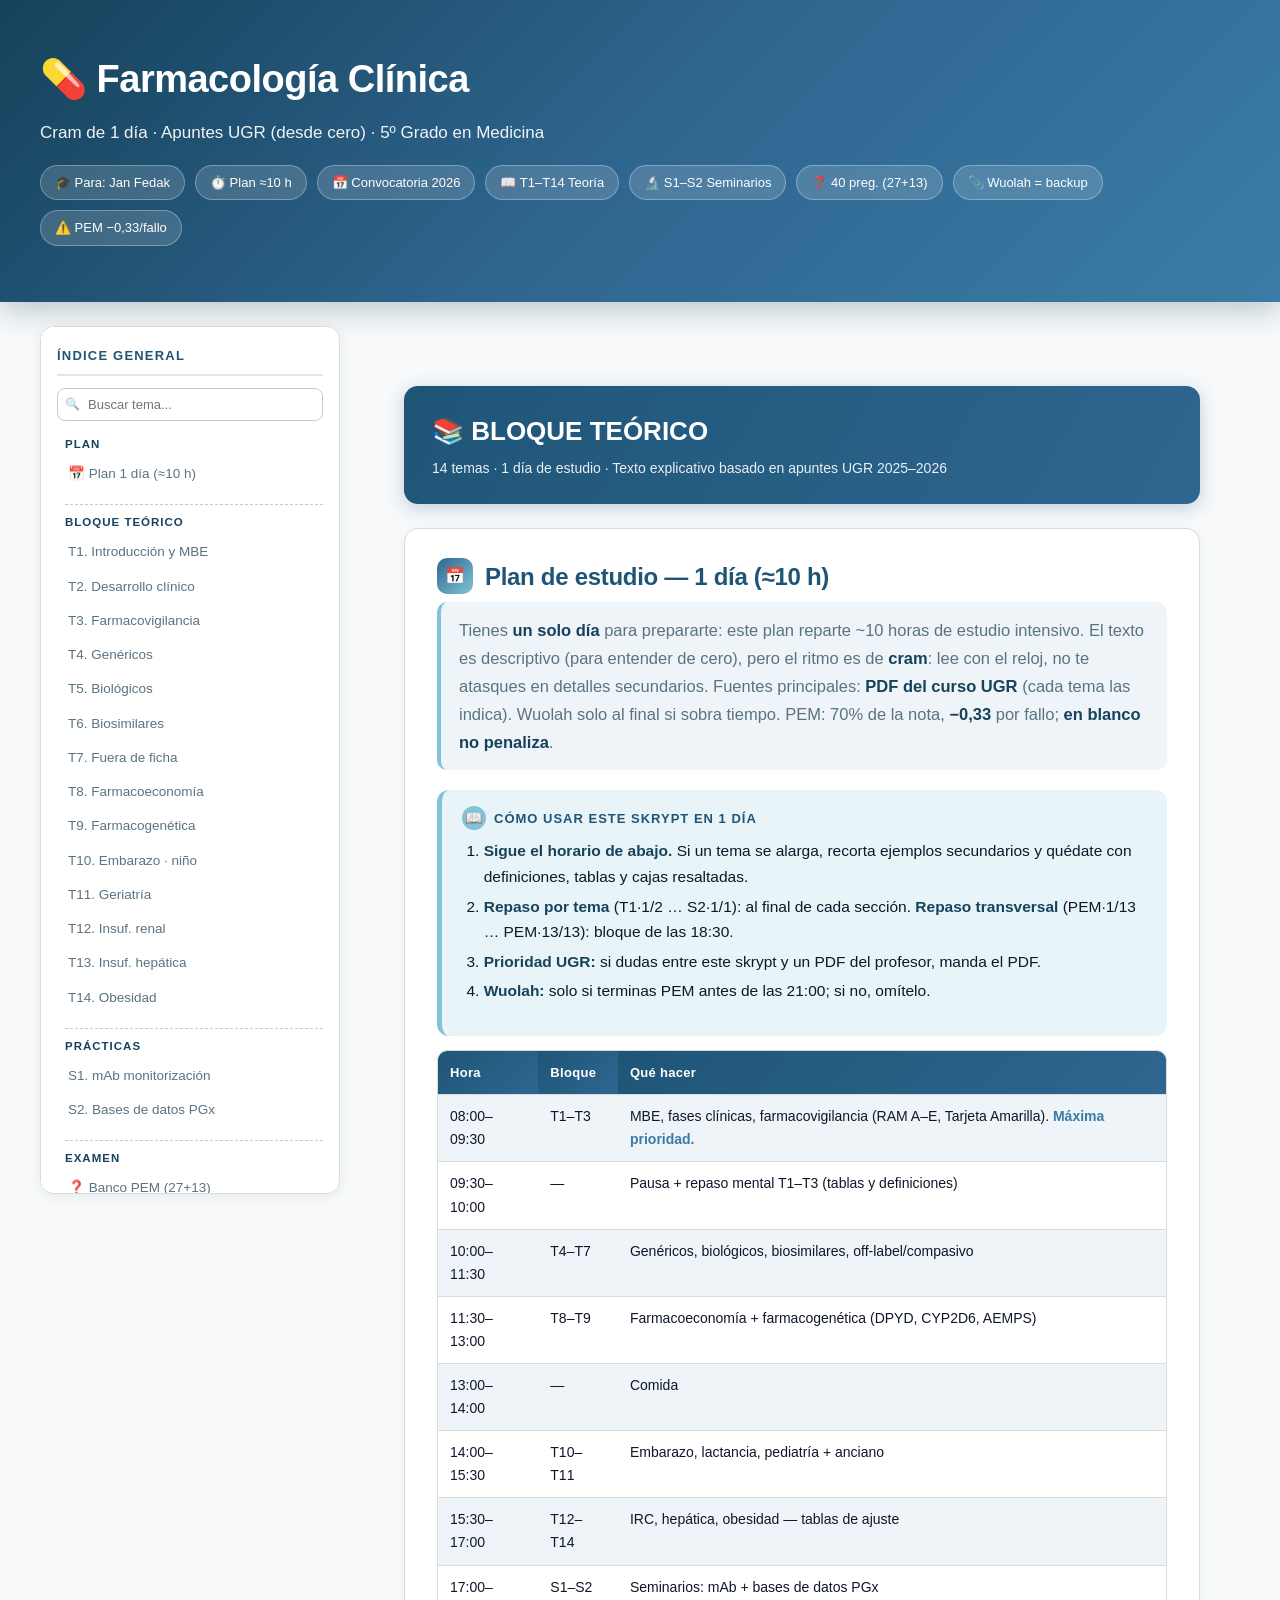
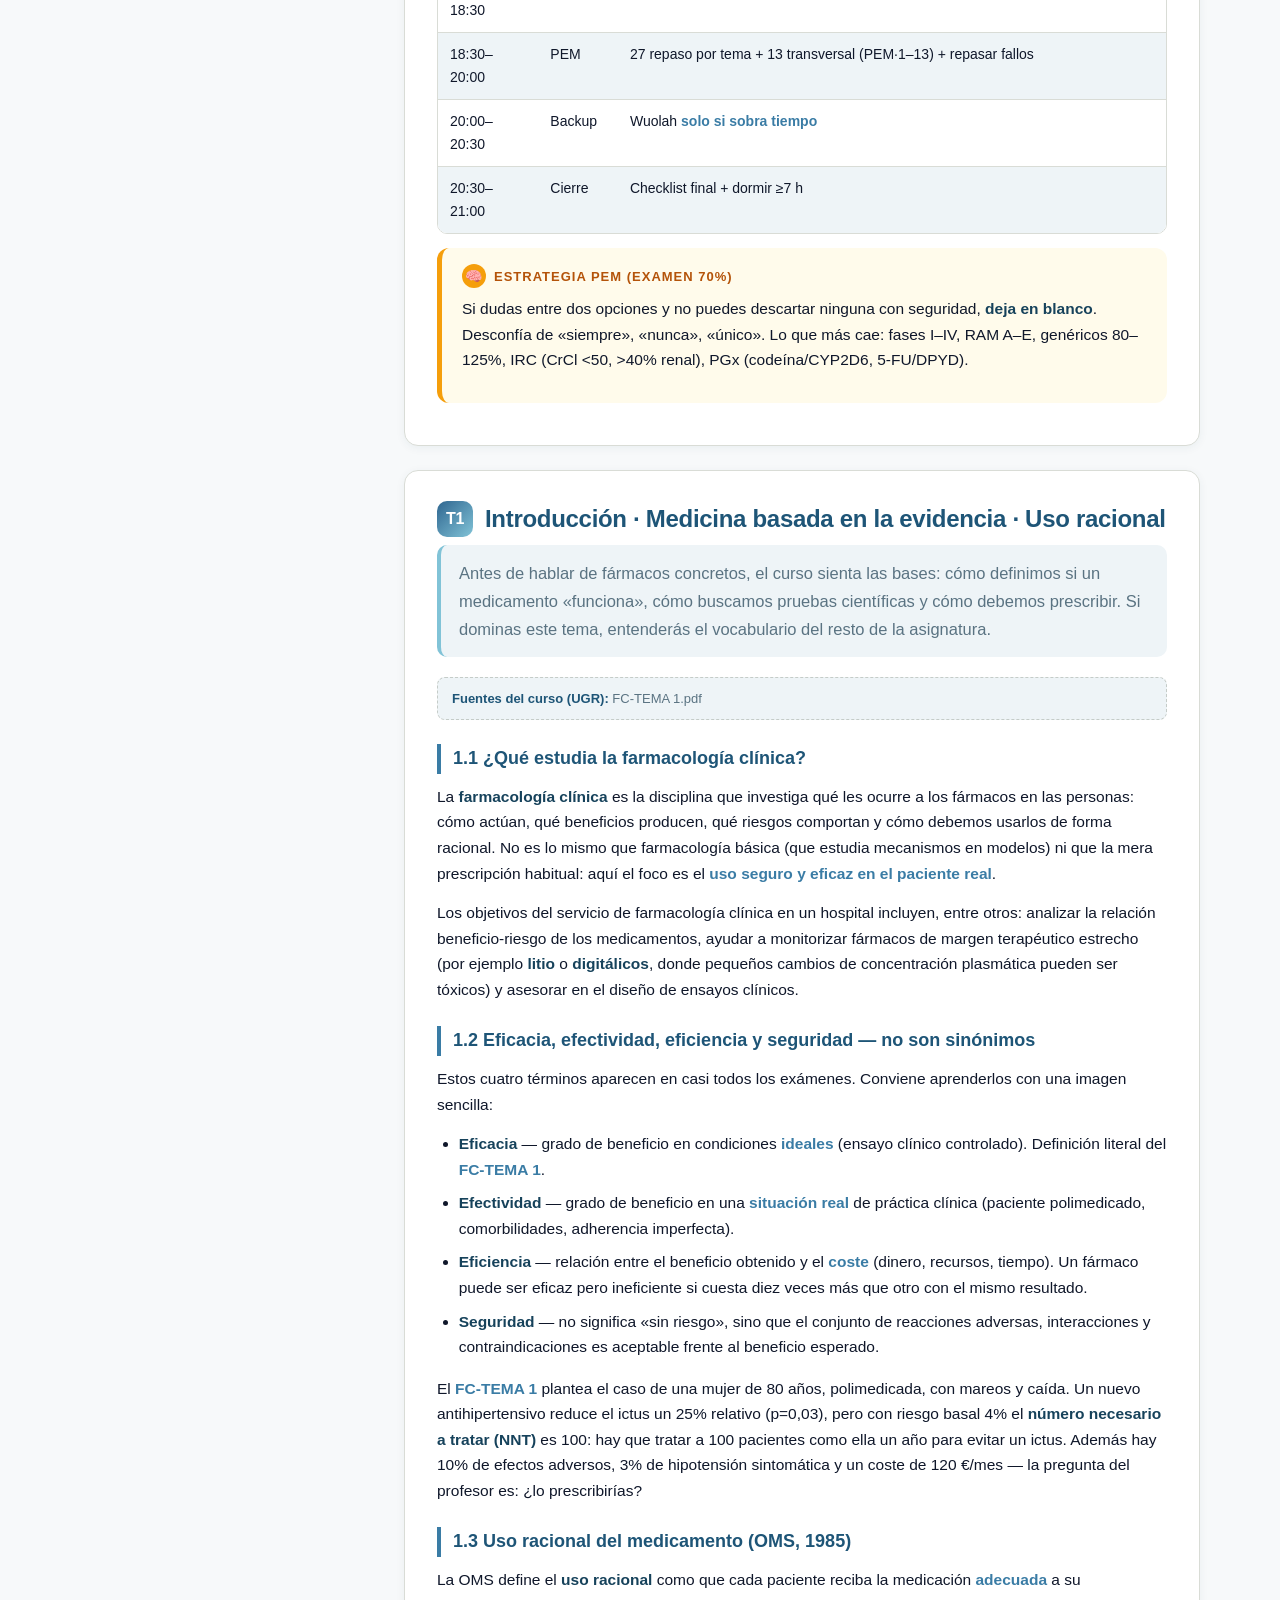
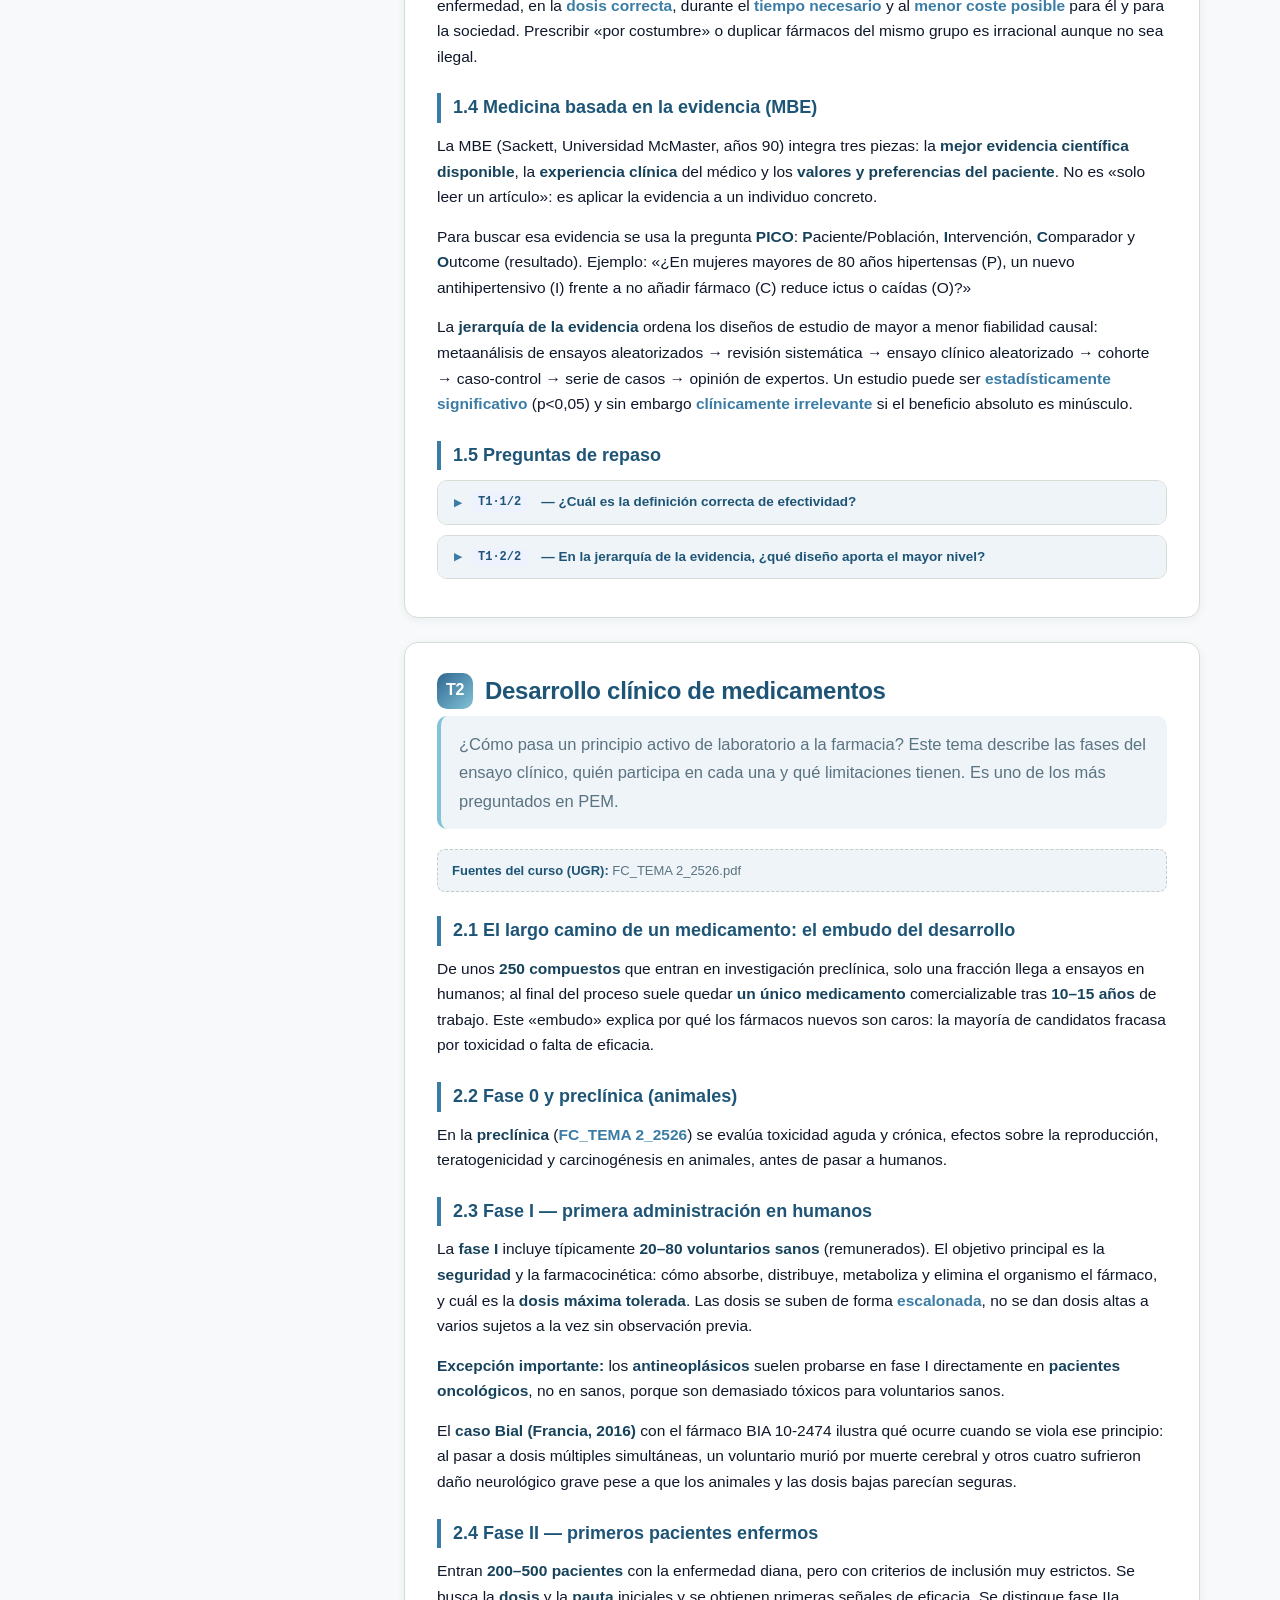
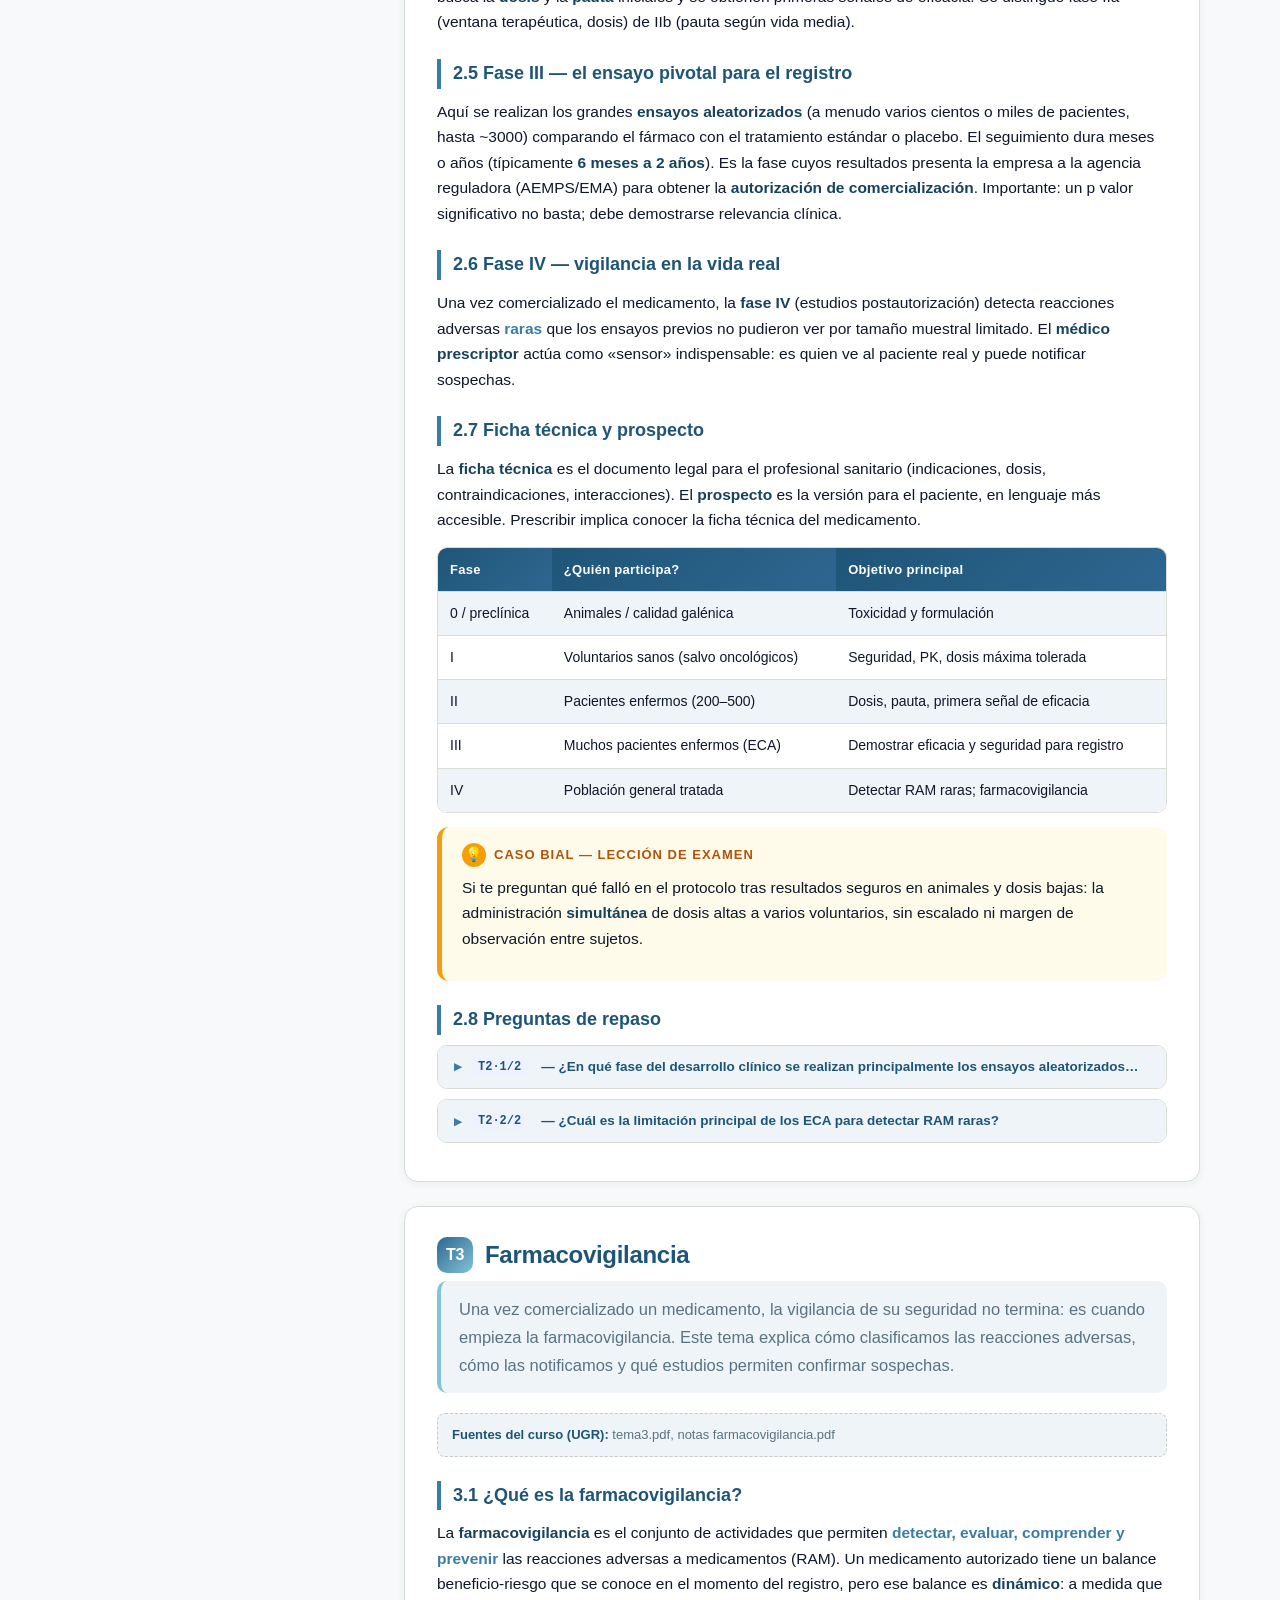
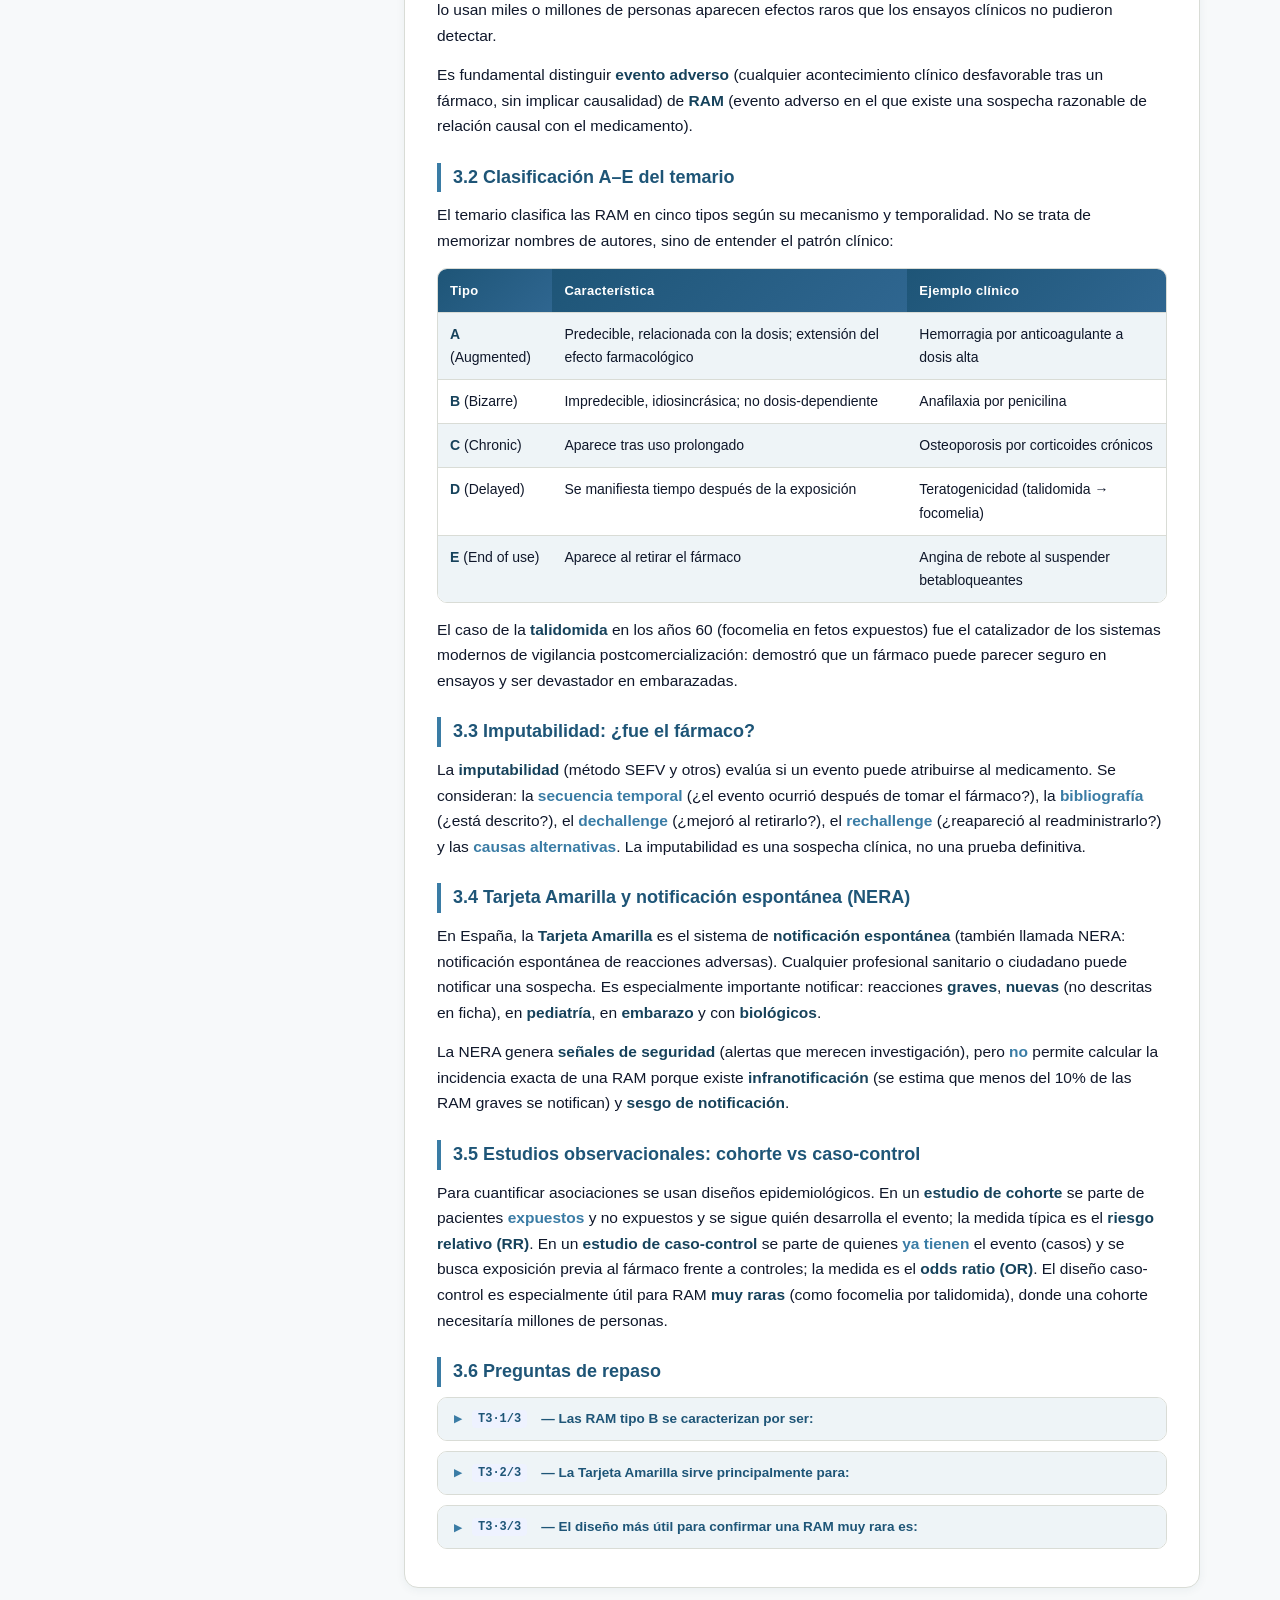
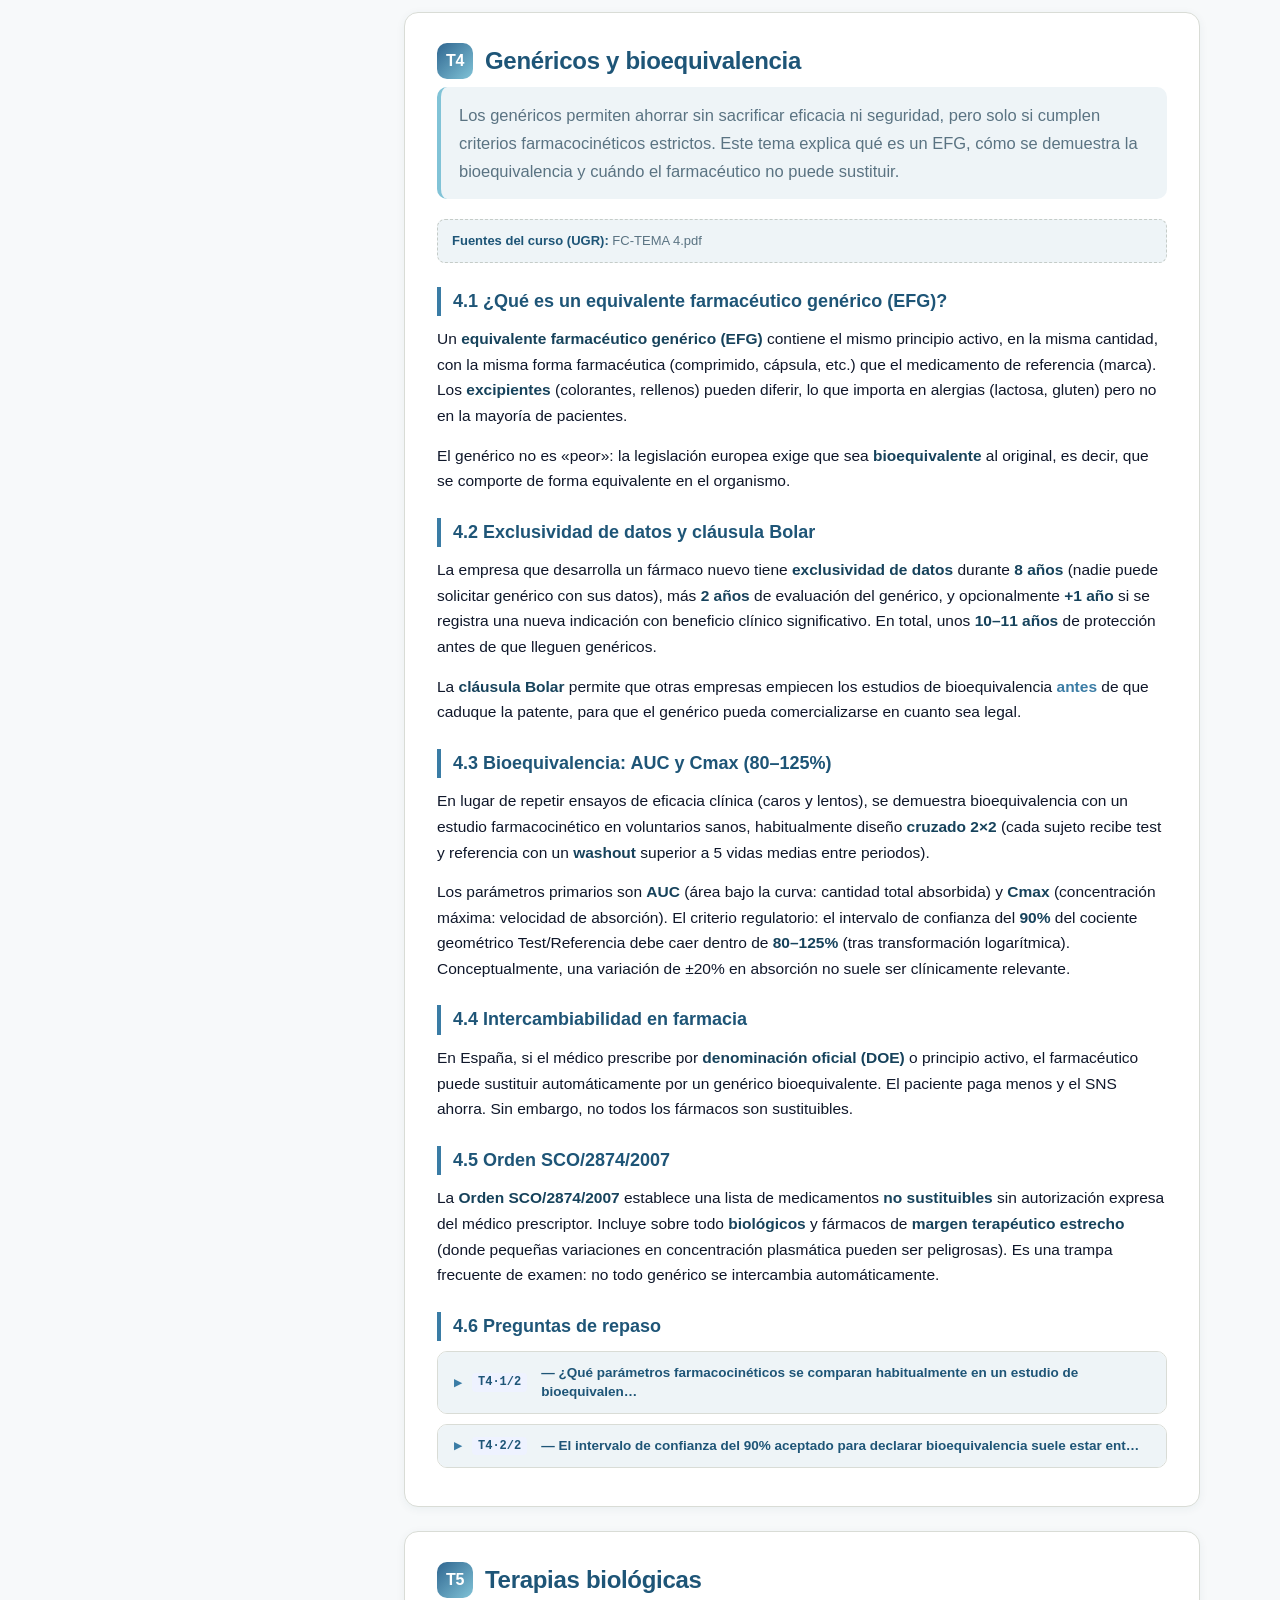
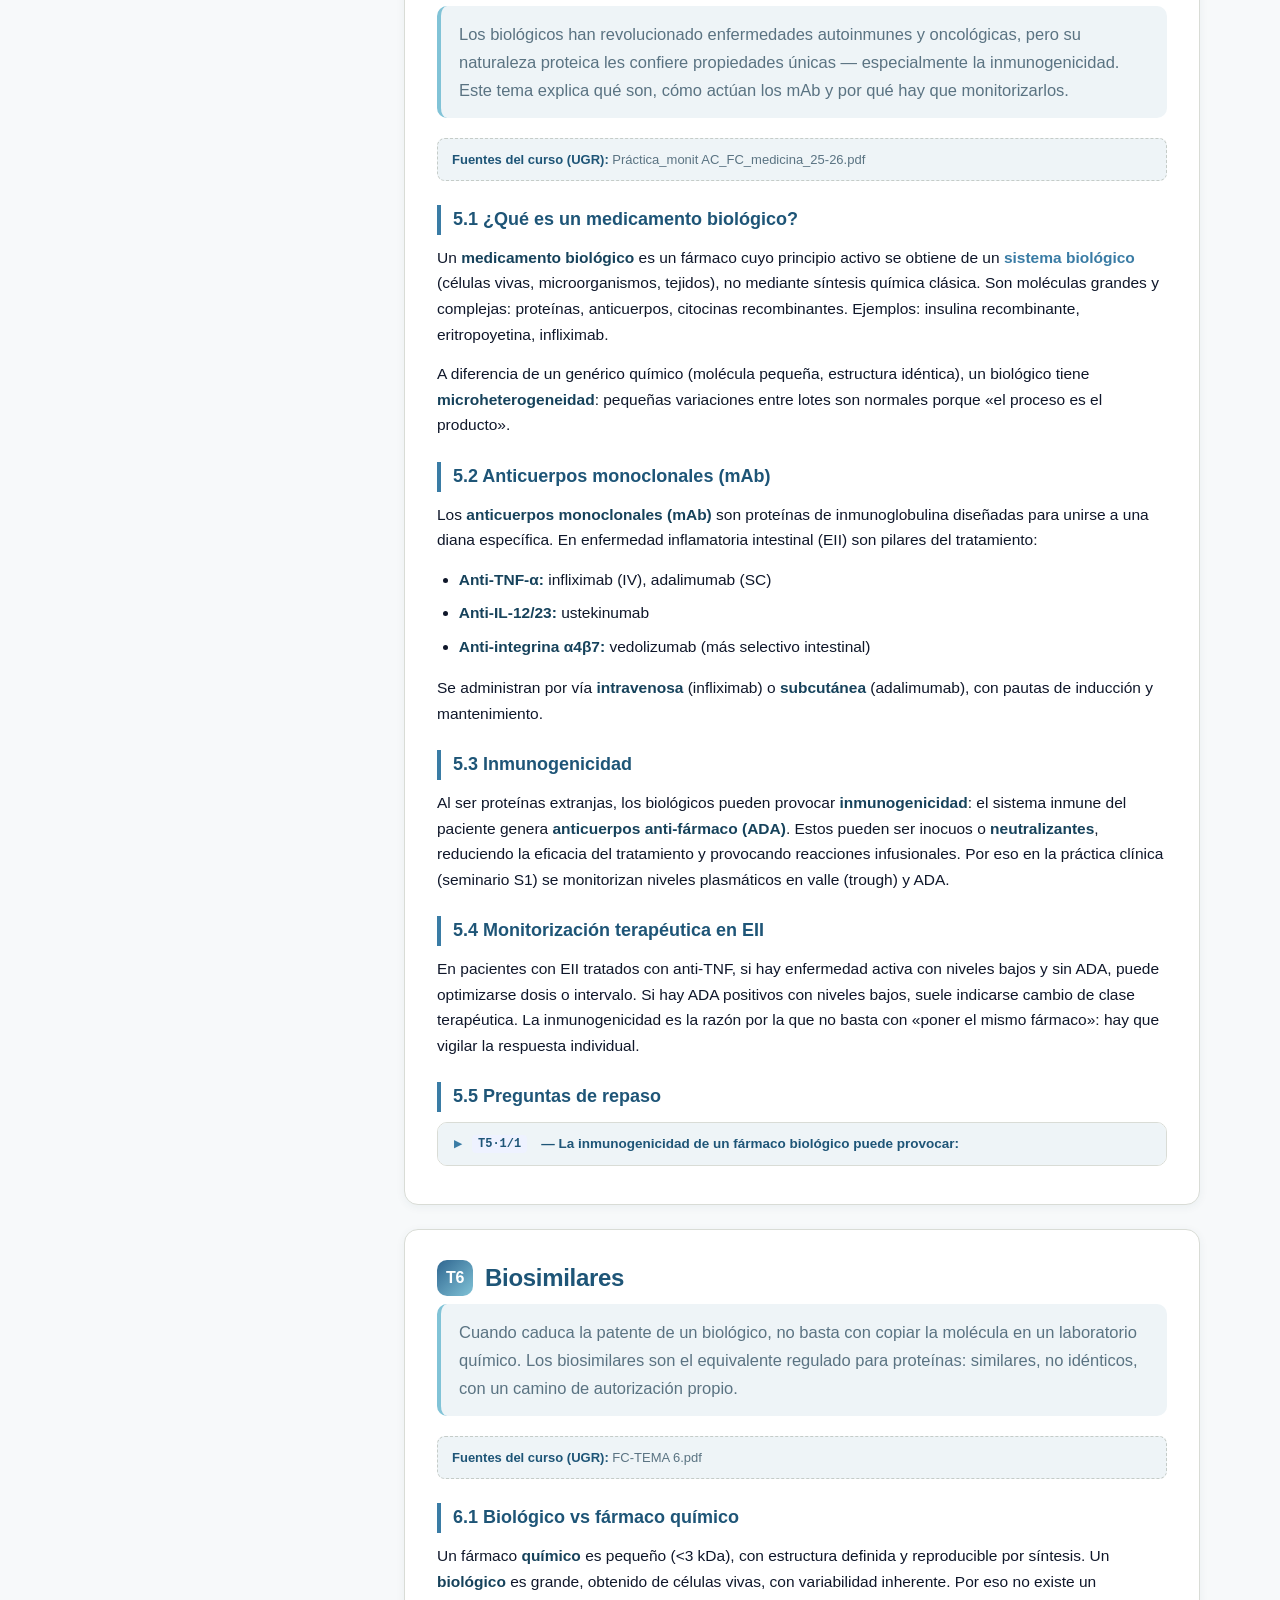
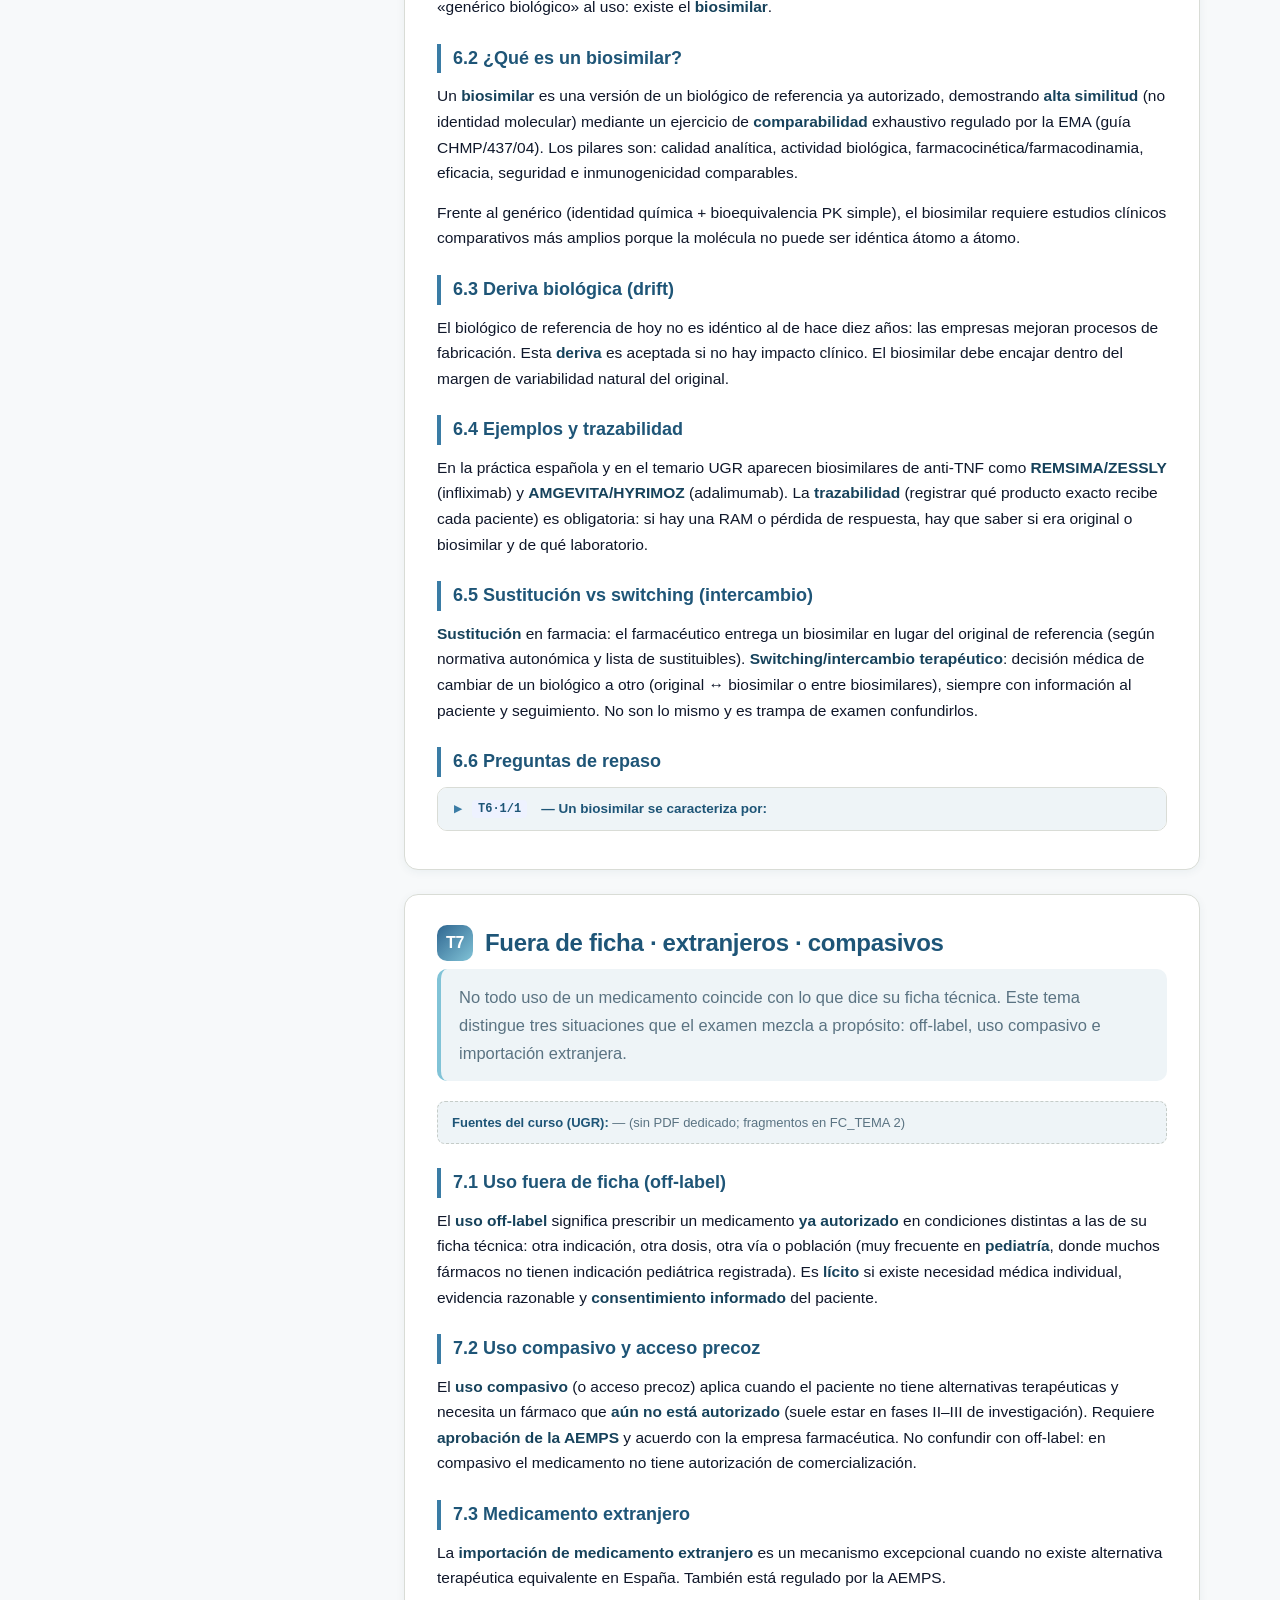
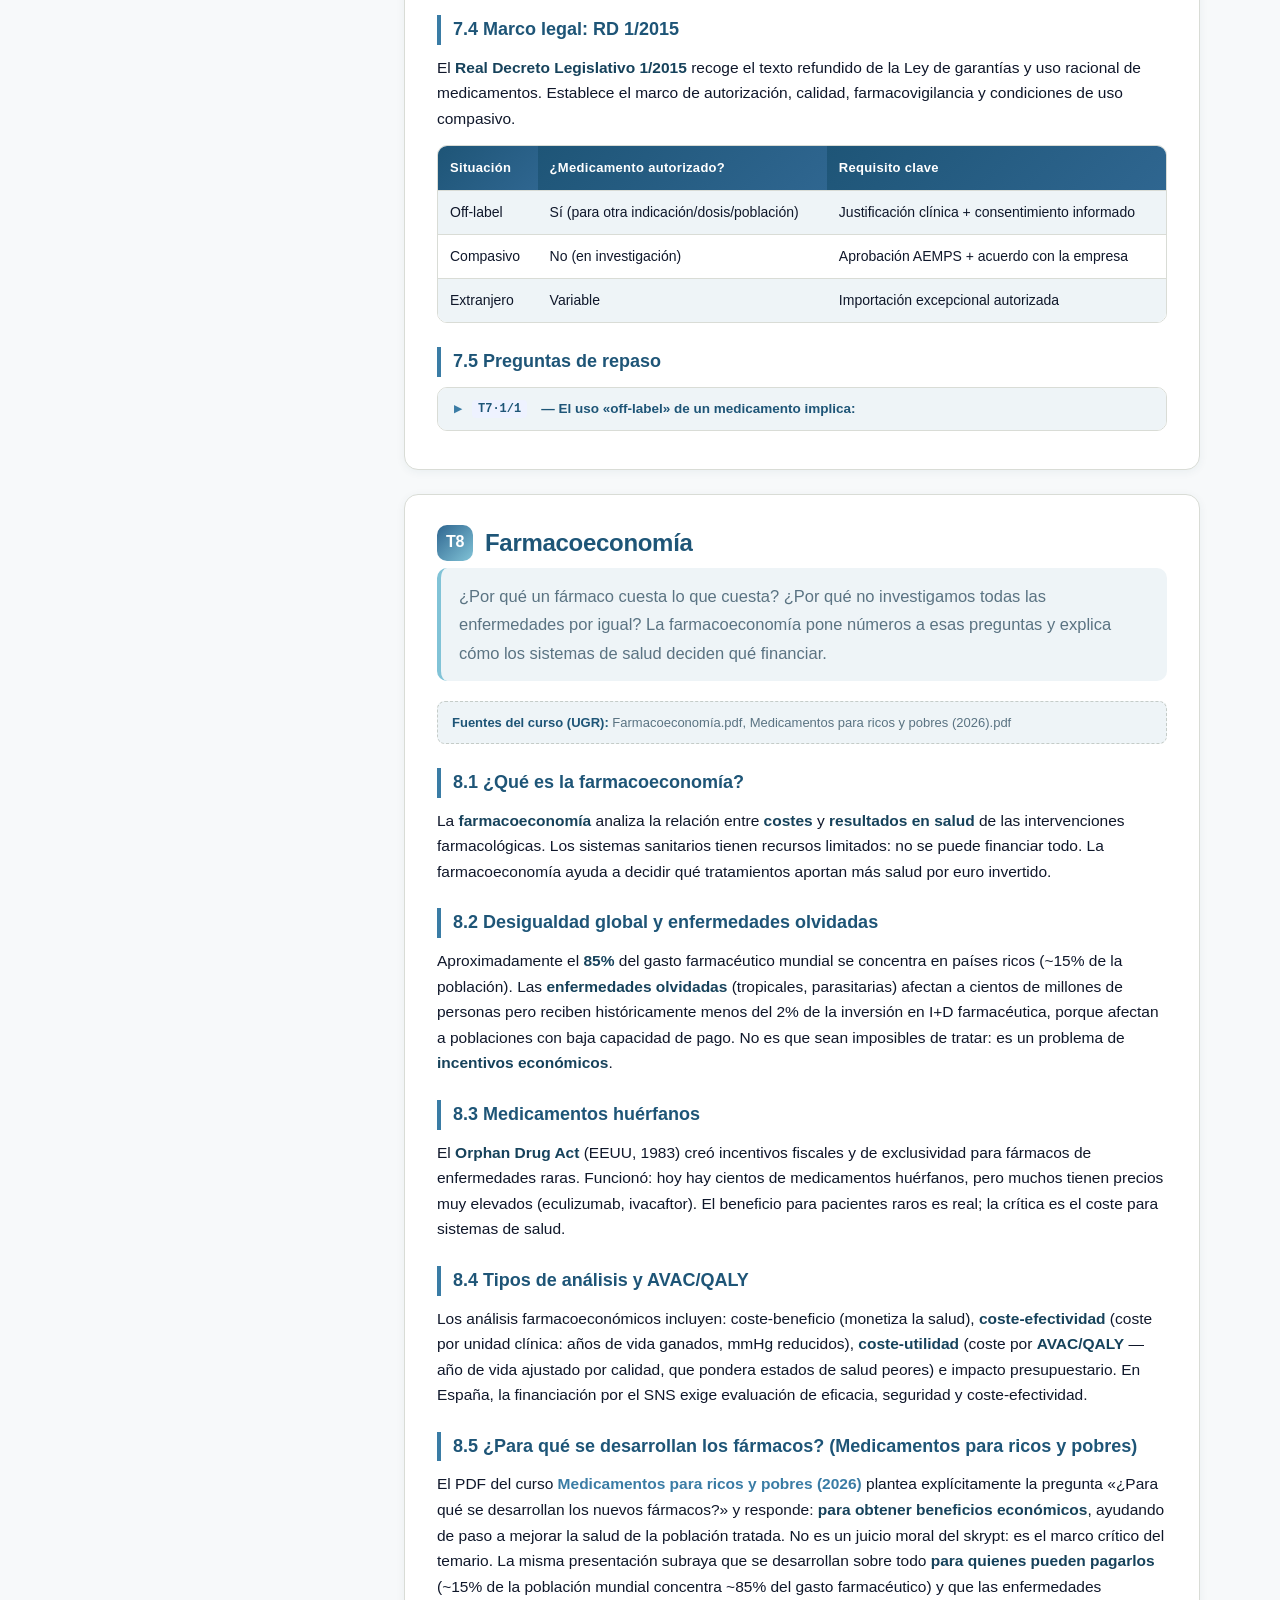
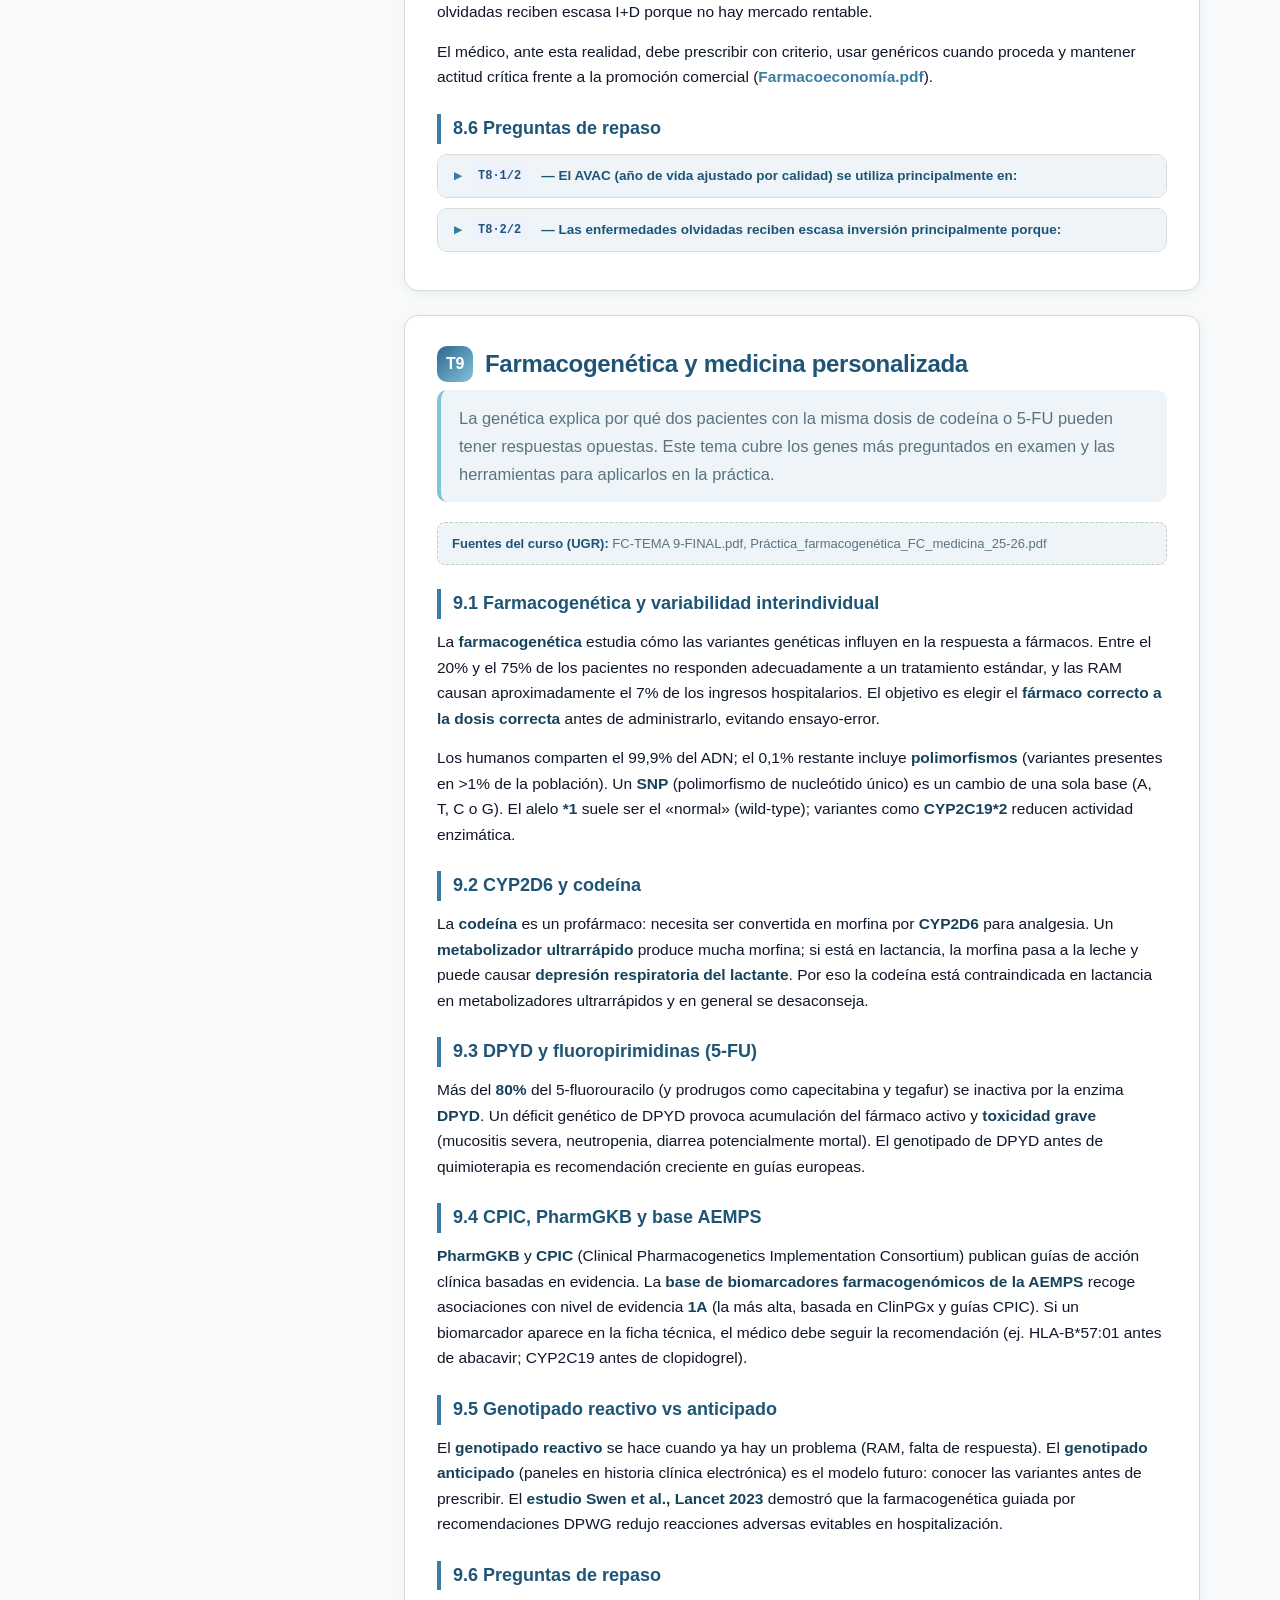
<file: jasiu/granada/farmacologia-clinica/index.html>
<!DOCTYPE html>
<html lang="es">
<head>
<meta charset="UTF-8">
<meta name="viewport" content="width=device-width, initial-scale=1.0">
<title>Skrypt — Farmacología Clínica</title>
<link rel="icon" type="image/svg+xml" href="favicon.svg">
<link rel="stylesheet" href="style.css">
</head>
<body>

<header class="hero">
  <h1>💊 Farmacología Clínica</h1>
  <div class="subtitle">Cram de 1 día · Apuntes UGR (desde cero) · 5º Grado en Medicina</div>
  <div class="hero-meta">
    <span class="chip">🎓 Para: Jan Fedak</span>
    <span class="chip">⏱️ Plan ≈10 h</span>
    <span class="chip">📅 Convocatoria 2026</span>
    <span class="chip">📖 T1–T14 Teoría</span>
    <span class="chip">🔬 S1–S2 Seminarios</span>
    <span class="chip">❓ 40 preg. (27+13)</span>
    <span class="chip">📎 Wuolah = backup</span>
    <span class="chip">⚠️ PEM −0,33/fallo</span>
  </div>
</header>

<div class="wrap">

<nav class="sidebar" id="toc">
<h3>Índice general</h3>
<div class="toc-search"><input id="tocSearch" type="text" placeholder="Buscar tema..." aria-label="Buscar tema"></div>
<ol id="tocList">
<li class="group-title">Plan</li>
<li><a href="#plan">📅 Plan 1 día (≈10 h)</a></li>
<li class="group-title">Bloque teórico</li>
<li><a href="#t1">T1. Introducción y MBE</a></li>
<li><a href="#t2">T2. Desarrollo clínico</a></li>
<li><a href="#t3">T3. Farmacovigilancia</a></li>
<li><a href="#t4">T4. Genéricos</a></li>
<li><a href="#t5">T5. Biológicos</a></li>
<li><a href="#t6">T6. Biosimilares</a></li>
<li><a href="#t7">T7. Fuera de ficha</a></li>
<li><a href="#t8">T8. Farmacoeconomía</a></li>
<li><a href="#t9">T9. Farmacogenética</a></li>
<li><a href="#t10">T10. Embarazo · niño</a></li>
<li><a href="#t11">T11. Geriatría</a></li>
<li><a href="#t12">T12. Insuf. renal</a></li>
<li><a href="#t13">T13. Insuf. hepática</a></li>
<li><a href="#t14">T14. Obesidad</a></li>
<li class="group-title">Prácticas</li>
<li><a href="#sem1">S1. mAb monitorización</a></li>
<li><a href="#sem2">S2. Bases de datos PGx</a></li>
<li class="group-title">Examen</li>
<li><a href="#pem">❓ Banco PEM (27+13)</a></li>
<li><a href="#wuolah">📎 Backup Wuolah (opcional)</a></li>
<li><a href="#final">⭐ Consejos finales</a></li>
</ol>
</nav>

<main>

<div class="bloque-banner" id="bloque-t">
  <h2>📚 BLOQUE TEÓRICO</h2>
  <div class="b-sub">14 temas · 1 día de estudio · Texto explicativo basado en apuntes UGR 2025–2026</div>
</div>

<section class="card" id="plan">
<h2 class="section-title"><span class="num">📅</span>Plan de estudio — 1 día (≈10 h)</h2>
<p class="lead">Tienes <strong>un solo día</strong> para prepararte: este plan reparte ~10 horas de estudio intensivo. El texto es descriptivo (para entender de cero), pero el ritmo es de <strong>cram</strong>: lee con el reloj, no te atasques en detalles secundarios. Fuentes principales: <strong>PDF del curso UGR</strong> (cada tema las indica). Wuolah solo al final si sobra tiempo. PEM: 70% de la nota, <strong>−0,33</strong> por fallo; <strong>en blanco no penaliza</strong>.</p>

<div class="box box-clave">
<div class="box-title"><span class="icon">📖</span>Cómo usar este skrypt en 1 día</div>
<ol>
<li><strong>Sigue el horario de abajo.</strong> Si un tema se alarga, recorta ejemplos secundarios y quédate con definiciones, tablas y cajas resaltadas.</li>
<li><strong>Repaso por tema</strong> (T1·1/2 … S2·1/1): al final de cada sección. <strong>Repaso transversal</strong> (PEM·1/13 … PEM·13/13): bloque de las 18:30.</li>
<li><strong>Prioridad UGR:</strong> si dudas entre este skrypt y un PDF del profesor, manda el PDF.</li>
<li><strong>Wuolah:</strong> solo si terminas PEM antes de las 21:00; si no, omítelo.</li>
</ol>
</div>
<div class="table-wrap"><table>
<tr><th>Hora</th><th>Bloque</th><th>Qué hacer</th></tr>
<tr><td>08:00–09:30</td><td>T1–T3</td><td>MBE, fases clínicas, farmacovigilancia (RAM A–E, Tarjeta Amarilla). <em>Máxima prioridad.</em></td></tr>
<tr><td>09:30–10:00</td><td>—</td><td>Pausa + repaso mental T1–T3 (tablas y definiciones)</td></tr>
<tr><td>10:00–11:30</td><td>T4–T7</td><td>Genéricos, biológicos, biosimilares, off-label/compasivo</td></tr>
<tr><td>11:30–13:00</td><td>T8–T9</td><td>Farmacoeconomía + farmacogenética (DPYD, CYP2D6, AEMPS)</td></tr>
<tr><td>13:00–14:00</td><td>—</td><td>Comida</td></tr>
<tr><td>14:00–15:30</td><td>T10–T11</td><td>Embarazo, lactancia, pediatría + anciano</td></tr>
<tr><td>15:30–17:00</td><td>T12–T14</td><td>IRC, hepática, obesidad — tablas de ajuste</td></tr>
<tr><td>17:00–18:30</td><td>S1–S2</td><td>Seminarios: mAb + bases de datos PGx</td></tr>
<tr><td>18:30–20:00</td><td>PEM</td><td>27 repaso por tema + 13 transversal (PEM·1–13) + repasar fallos</td></tr>
<tr><td>20:00–20:30</td><td>Backup</td><td>Wuolah <em>solo si sobra tiempo</em></td></tr>
<tr><td>20:30–21:00</td><td>Cierre</td><td>Checklist final + dormir ≥7 h</td></tr>
</table></div><div class="box box-mnemo">
<div class="box-title"><span class="icon">🧠</span>Estrategia PEM (examen 70%)</div>
<p>Si dudas entre dos opciones y no puedes descartar ninguna con seguridad, <strong>deja en blanco</strong>. Desconfía de «siempre», «nunca», «único». Lo que más cae: fases I–IV, RAM A–E, genéricos 80–125%, IRC (CrCl &lt;50, &gt;40% renal), PGx (codeína/CYP2D6, 5-FU/DPYD).</p>
</div>

</section><section class="card" id="t1">
<h2 class="section-title"><span class="num">T1</span>Introducción · Medicina basada en la evidencia · Uso racional</h2>
<p class="lead">Antes de hablar de fármacos concretos, el curso sienta las bases: cómo definimos si un medicamento «funciona», cómo buscamos pruebas científicas y cómo debemos prescribir. Si dominas este tema, entenderás el vocabulario del resto de la asignatura.</p>
<p class="source-ref"><strong>Fuentes del curso (UGR):</strong> FC-TEMA 1.pdf</p>

<h3>1.1 ¿Qué estudia la farmacología clínica?</h3>
<p>La <strong>farmacología clínica</strong> es la disciplina que investiga qué les ocurre a los fármacos en las personas: cómo actúan, qué beneficios producen, qué riesgos comportan y cómo debemos usarlos de forma racional. No es lo mismo que farmacología básica (que estudia mecanismos en modelos) ni que la mera prescripción habitual: aquí el foco es el <em>uso seguro y eficaz en el paciente real</em>.</p>
<p>Los objetivos del servicio de farmacología clínica en un hospital incluyen, entre otros: analizar la relación beneficio-riesgo de los medicamentos, ayudar a monitorizar fármacos de margen terapéutico estrecho (por ejemplo <strong>litio</strong> o <strong>digitálicos</strong>, donde pequeños cambios de concentración plasmática pueden ser tóxicos) y asesorar en el diseño de ensayos clínicos.</p>

<h3>1.2 Eficacia, efectividad, eficiencia y seguridad — no son sinónimos</h3>
<p>Estos cuatro términos aparecen en casi todos los exámenes. Conviene aprenderlos con una imagen sencilla:</p>
<ul>
<li><strong>Eficacia</strong> — grado de beneficio en condiciones <em>ideales</em> (ensayo clínico controlado). Definición literal del <em>FC-TEMA 1</em>.</li>
<li><strong>Efectividad</strong> — grado de beneficio en una <em>situación real</em> de práctica clínica (paciente polimedicado, comorbilidades, adherencia imperfecta).</li>
<li><strong>Eficiencia</strong> — relación entre el beneficio obtenido y el <em>coste</em> (dinero, recursos, tiempo). Un fármaco puede ser eficaz pero ineficiente si cuesta diez veces más que otro con el mismo resultado.</li>
<li><strong>Seguridad</strong> — no significa «sin riesgo», sino que el conjunto de reacciones adversas, interacciones y contraindicaciones es aceptable frente al beneficio esperado.</li>
</ul>
<p>El <em>FC-TEMA 1</em> plantea el caso de una mujer de 80 años, polimedicada, con mareos y caída. Un nuevo antihipertensivo reduce el ictus un 25% relativo (p=0,03), pero con riesgo basal 4% el <strong>número necesario a tratar (NNT)</strong> es 100: hay que tratar a 100 pacientes como ella un año para evitar un ictus. Además hay 10% de efectos adversos, 3% de hipotensión sintomática y un coste de 120 €/mes — la pregunta del profesor es: ¿lo prescribirías?</p>

<h3>1.3 Uso racional del medicamento (OMS, 1985)</h3>
<p>La OMS define el <strong>uso racional</strong> como que cada paciente reciba la medicación <em>adecuada</em> a su enfermedad, en la <em>dosis correcta</em>, durante el <em>tiempo necesario</em> y al <em>menor coste posible</em> para él y para la sociedad. Prescribir «por costumbre» o duplicar fármacos del mismo grupo es irracional aunque no sea ilegal.</p>

<h3>1.4 Medicina basada en la evidencia (MBE)</h3>
<p>La MBE (Sackett, Universidad McMaster, años 90) integra tres piezas: la <strong>mejor evidencia científica disponible</strong>, la <strong>experiencia clínica</strong> del médico y los <strong>valores y preferencias del paciente</strong>. No es «solo leer un artículo»: es aplicar la evidencia a un individuo concreto.</p>
<p>Para buscar esa evidencia se usa la pregunta <strong>PICO</strong>: <strong>P</strong>aciente/Población, <strong>I</strong>ntervención, <strong>C</strong>omparador y <strong>O</strong>utcome (resultado). Ejemplo: «¿En mujeres mayores de 80 años hipertensas (P), un nuevo antihipertensivo (I) frente a no añadir fármaco (C) reduce ictus o caídas (O)?»</p>
<p>La <strong>jerarquía de la evidencia</strong> ordena los diseños de estudio de mayor a menor fiabilidad causal: metaanálisis de ensayos aleatorizados → revisión sistemática → ensayo clínico aleatorizado → cohorte → caso-control → serie de casos → opinión de expertos. Un estudio puede ser <em>estadísticamente significativo</em> (p&lt;0,05) y sin embargo <em>clínicamente irrelevante</em> si el beneficio absoluto es minúsculo.</p>
<h3>1.5 Preguntas de repaso</h3><details class="qa qbank" data-tag="T1"><summary><span class="q-label">T1·1/2</span> — ¿Cuál es la definición correcta de efectividad?</summary>
<div class="qa-body">
<p>¿Cuál es la definición correcta de efectividad?</p>
<ul class="qbank-opts"><li class=""><strong>A)</strong> Beneficio en condiciones ideales de un ensayo</li>
<li class="correct"><strong>B)</strong> Beneficio en condiciones de práctica habitual</li>
<li class=""><strong>C)</strong> Relación beneficio/coste</li>
<li class=""><strong>D)</strong> Ausencia de reacciones adversas</li></ul>
<div class="answer"><strong>Respuesta correcta: B.</strong><p><strong>Explicación:</strong> La eficacia es en condiciones ideales; la efectividad es en la práctica real.</p></div>
</div></details><details class="qa qbank" data-tag="T1"><summary><span class="q-label">T1·2/2</span> — En la jerarquía de la evidencia, ¿qué diseño aporta el mayor nivel?</summary>
<div class="qa-body">
<p>En la jerarquía de la evidencia, ¿qué diseño aporta el mayor nivel?</p>
<ul class="qbank-opts"><li class="correct"><strong>A)</strong> Metaanálisis de ensayos clínicos aleatorizados</li>
<li class=""><strong>B)</strong> Estudio de casos y controles</li>
<li class=""><strong>C)</strong> Serie de casos</li>
<li class=""><strong>D)</strong> Opinión de expertos</li></ul>
<div class="answer"><strong>Respuesta correcta: A.</strong><p><strong>Explicación:</strong> El metaanálisis de ECA está en la cúspide de la pirámide.</p></div>
</div></details>

</section><section class="card" id="t2">
<h2 class="section-title"><span class="num">T2</span>Desarrollo clínico de medicamentos</h2>
<p class="lead">¿Cómo pasa un principio activo de laboratorio a la farmacia? Este tema describe las fases del ensayo clínico, quién participa en cada una y qué limitaciones tienen. Es uno de los más preguntados en PEM.</p>
<p class="source-ref"><strong>Fuentes del curso (UGR):</strong> FC_TEMA 2_2526.pdf</p>

<h3>2.1 El largo camino de un medicamento: el embudo del desarrollo</h3>
<p>De unos <strong>250 compuestos</strong> que entran en investigación preclínica, solo una fracción llega a ensayos en humanos; al final del proceso suele quedar <strong>un único medicamento</strong> comercializable tras <strong>10–15 años</strong> de trabajo. Este «embudo» explica por qué los fármacos nuevos son caros: la mayoría de candidatos fracasa por toxicidad o falta de eficacia.</p>

<h3>2.2 Fase 0 y preclínica (animales)</h3>
<p>En la <strong>preclínica</strong> (<em>FC_TEMA 2_2526</em>) se evalúa toxicidad aguda y crónica, efectos sobre la reproducción, teratogenicidad y carcinogénesis en animales, antes de pasar a humanos.</p>

<h3>2.3 Fase I — primera administración en humanos</h3>
<p>La <strong>fase I</strong> incluye típicamente <strong>20–80 voluntarios sanos</strong> (remunerados). El objetivo principal es la <strong>seguridad</strong> y la farmacocinética: cómo absorbe, distribuye, metaboliza y elimina el organismo el fármaco, y cuál es la <strong>dosis máxima tolerada</strong>. Las dosis se suben de forma <em>escalonada</em>, no se dan dosis altas a varios sujetos a la vez sin observación previa.</p>
<p><strong>Excepción importante:</strong> los <strong>antineoplásicos</strong> suelen probarse en fase I directamente en <strong>pacientes oncológicos</strong>, no en sanos, porque son demasiado tóxicos para voluntarios sanos.</p>
<p>El <strong>caso Bial (Francia, 2016)</strong> con el fármaco BIA 10-2474 ilustra qué ocurre cuando se viola ese principio: al pasar a dosis múltiples simultáneas, un voluntario murió por muerte cerebral y otros cuatro sufrieron daño neurológico grave pese a que los animales y las dosis bajas parecían seguras.</p>

<h3>2.4 Fase II — primeros pacientes enfermos</h3>
<p>Entran <strong>200–500 pacientes</strong> con la enfermedad diana, pero con criterios de inclusión muy estrictos. Se busca la <strong>dosis</strong> y la <strong>pauta</strong> iniciales y se obtienen primeras señales de eficacia. Se distingue fase IIa (ventana terapéutica, dosis) de IIb (pauta según vida media).</p>

<h3>2.5 Fase III — el ensayo pivotal para el registro</h3>
<p>Aquí se realizan los grandes <strong>ensayos aleatorizados</strong> (a menudo varios cientos o miles de pacientes, hasta ~3000) comparando el fármaco con el tratamiento estándar o placebo. El seguimiento dura meses o años (típicamente <strong>6 meses a 2 años</strong>). Es la fase cuyos resultados presenta la empresa a la agencia reguladora (AEMPS/EMA) para obtener la <strong>autorización de comercialización</strong>. Importante: un p valor significativo no basta; debe demostrarse relevancia clínica.</p>

<h3>2.6 Fase IV — vigilancia en la vida real</h3>
<p>Una vez comercializado el medicamento, la <strong>fase IV</strong> (estudios postautorización) detecta reacciones adversas <em>raras</em> que los ensayos previos no pudieron ver por tamaño muestral limitado. El <strong>médico prescriptor</strong> actúa como «sensor» indispensable: es quien ve al paciente real y puede notificar sospechas.</p>

<h3>2.7 Ficha técnica y prospecto</h3>
<p>La <strong>ficha técnica</strong> es el documento legal para el profesional sanitario (indicaciones, dosis, contraindicaciones, interacciones). El <strong>prospecto</strong> es la versión para el paciente, en lenguaje más accesible. Prescribir implica conocer la ficha técnica del medicamento.</p>
<div class="table-wrap"><table>
<tr><th>Fase</th><th>¿Quién participa?</th><th>Objetivo principal</th></tr>
<tr><td>0 / preclínica</td><td>Animales / calidad galénica</td><td>Toxicidad y formulación</td></tr>
<tr><td>I</td><td>Voluntarios sanos (salvo oncológicos)</td><td>Seguridad, PK, dosis máxima tolerada</td></tr>
<tr><td>II</td><td>Pacientes enfermos (200–500)</td><td>Dosis, pauta, primera señal de eficacia</td></tr>
<tr><td>III</td><td>Muchos pacientes enfermos (ECA)</td><td>Demostrar eficacia y seguridad para registro</td></tr>
<tr><td>IV</td><td>Población general tratada</td><td>Detectar RAM raras; farmacovigilancia</td></tr>
</table></div>
<div class="box box-mnemo">
<div class="box-title"><span class="icon">💡</span>Caso Bial — lección de examen</div>
<p>Si te preguntan qué falló en el protocolo tras resultados seguros en animales y dosis bajas: la administración <strong>simultánea</strong> de dosis altas a varios voluntarios, sin escalado ni margen de observación entre sujetos.</p>
</div><h3>2.8 Preguntas de repaso</h3><details class="qa qbank" data-tag="T2"><summary><span class="q-label">T2·1/2</span> — ¿En qué fase del desarrollo clínico se realizan principalmente los ensayos aleatorizados…</summary>
<div class="qa-body">
<p>¿En qué fase del desarrollo clínico se realizan principalmente los ensayos aleatorizados a gran escala para solicitar la autorización de comercialización?</p>
<ul class="qbank-opts"><li class=""><strong>A)</strong> Fase I</li>
<li class=""><strong>B)</strong> Fase II</li>
<li class="correct"><strong>C)</strong> Fase III</li>
<li class=""><strong>D)</strong> Fase IV</li></ul>
<div class="answer"><strong>Respuesta correcta: C.</strong><p><strong>Explicación:</strong> La fase III es la «prueba de fuego» antes del registro.</p></div>
</div></details><details class="qa qbank" data-tag="T2"><summary><span class="q-label">T2·2/2</span> — ¿Cuál es la limitación principal de los ECA para detectar RAM raras?</summary>
<div class="qa-body">
<p>¿Cuál es la limitación principal de los ECA para detectar RAM raras?</p>
<ul class="qbank-opts"><li class=""><strong>A)</strong> Falta de aleatorización</li>
<li class="correct"><strong>B)</strong> Tamaño muestral limitado</li>
<li class=""><strong>C)</strong> Falta de enmascaramiento</li>
<li class=""><strong>D)</strong> Duración excesiva</li></ul>
<div class="answer"><strong>Respuesta correcta: B.</strong><p><strong>Explicación:</strong> Una RAM que ocurre en 1 de cada 10 000 pacientes no saldrá en un ensayo de 3 000 personas.</p></div>
</div></details>

</section><section class="card" id="t3">
<h2 class="section-title"><span class="num">T3</span>Farmacovigilancia</h2>
<p class="lead">Una vez comercializado un medicamento, la vigilancia de su seguridad no termina: es cuando empieza la farmacovigilancia. Este tema explica cómo clasificamos las reacciones adversas, cómo las notificamos y qué estudios permiten confirmar sospechas.</p>
<p class="source-ref"><strong>Fuentes del curso (UGR):</strong> tema3.pdf, notas farmacovigilancia.pdf</p>

<h3>3.1 ¿Qué es la farmacovigilancia?</h3>
<p>La <strong>farmacovigilancia</strong> es el conjunto de actividades que permiten <em>detectar, evaluar, comprender y prevenir</em> las reacciones adversas a medicamentos (RAM). Un medicamento autorizado tiene un balance beneficio-riesgo que se conoce en el momento del registro, pero ese balance es <strong>dinámico</strong>: a medida que lo usan miles o millones de personas aparecen efectos raros que los ensayos clínicos no pudieron detectar.</p>
<p>Es fundamental distinguir <strong>evento adverso</strong> (cualquier acontecimiento clínico desfavorable tras un fármaco, sin implicar causalidad) de <strong>RAM</strong> (evento adverso en el que existe una sospecha razonable de relación causal con el medicamento).</p>

<h3>3.2 Clasificación A–E del temario</h3>
<p>El temario clasifica las RAM en cinco tipos según su mecanismo y temporalidad. No se trata de memorizar nombres de autores, sino de entender el patrón clínico:</p>
<div class="table-wrap"><table>
<tr><th>Tipo</th><th>Característica</th><th>Ejemplo clínico</th></tr>
<tr><td><strong>A</strong> (Augmented)</td><td>Predecible, relacionada con la dosis; extensión del efecto farmacológico</td><td>Hemorragia por anticoagulante a dosis alta</td></tr>
<tr><td><strong>B</strong> (Bizarre)</td><td>Impredecible, idiosincrásica; no dosis-dependiente</td><td>Anafilaxia por penicilina</td></tr>
<tr><td><strong>C</strong> (Chronic)</td><td>Aparece tras uso prolongado</td><td>Osteoporosis por corticoides crónicos</td></tr>
<tr><td><strong>D</strong> (Delayed)</td><td>Se manifiesta tiempo después de la exposición</td><td>Teratogenicidad (talidomida → focomelia)</td></tr>
<tr><td><strong>E</strong> (End of use)</td><td>Aparece al retirar el fármaco</td><td>Angina de rebote al suspender betabloqueantes</td></tr>
</table></div>
<p>El caso de la <strong>talidomida</strong> en los años 60 (focomelia en fetos expuestos) fue el catalizador de los sistemas modernos de vigilancia postcomercialización: demostró que un fármaco puede parecer seguro en ensayos y ser devastador en embarazadas.</p>

<h3>3.3 Imputabilidad: ¿fue el fármaco?</h3>
<p>La <strong>imputabilidad</strong> (método SEFV y otros) evalúa si un evento puede atribuirse al medicamento. Se consideran: la <em>secuencia temporal</em> (¿el evento ocurrió después de tomar el fármaco?), la <em>bibliografía</em> (¿está descrito?), el <em>dechallenge</em> (¿mejoró al retirarlo?), el <em>rechallenge</em> (¿reapareció al readministrarlo?) y las <em>causas alternativas</em>. La imputabilidad es una sospecha clínica, no una prueba definitiva.</p>

<h3>3.4 Tarjeta Amarilla y notificación espontánea (NERA)</h3>
<p>En España, la <strong>Tarjeta Amarilla</strong> es el sistema de <strong>notificación espontánea</strong> (también llamada NERA: notificación espontánea de reacciones adversas). Cualquier profesional sanitario o ciudadano puede notificar una sospecha. Es especialmente importante notificar: reacciones <strong>graves</strong>, <strong>nuevas</strong> (no descritas en ficha), en <strong>pediatría</strong>, en <strong>embarazo</strong> y con <strong>biológicos</strong>.</p>
<p>La NERA genera <strong>señales de seguridad</strong> (alertas que merecen investigación), pero <em>no</em> permite calcular la incidencia exacta de una RAM porque existe <strong>infranotificación</strong> (se estima que menos del 10% de las RAM graves se notifican) y <strong>sesgo de notificación</strong>.</p>

<h3>3.5 Estudios observacionales: cohorte vs caso-control</h3>
<p>Para cuantificar asociaciones se usan diseños epidemiológicos. En un <strong>estudio de cohorte</strong> se parte de pacientes <em>expuestos</em> y no expuestos y se sigue quién desarrolla el evento; la medida típica es el <strong>riesgo relativo (RR)</strong>. En un <strong>estudio de caso-control</strong> se parte de quienes <em>ya tienen</em> el evento (casos) y se busca exposición previa al fármaco frente a controles; la medida es el <strong>odds ratio (OR)</strong>. El diseño caso-control es especialmente útil para RAM <strong>muy raras</strong> (como focomelia por talidomida), donde una cohorte necesitaría millones de personas.</p>
<h3>3.6 Preguntas de repaso</h3><details class="qa qbank" data-tag="T3"><summary><span class="q-label">T3·1/3</span> — Las RAM tipo B se caracterizan por ser:</summary>
<div class="qa-body">
<p>Las RAM tipo B se caracterizan por ser:</p>
<ul class="qbank-opts"><li class=""><strong>A)</strong> Dosis-dependientes y predecibles</li>
<li class="correct"><strong>B)</strong> Impredecibles e idiosincrásicas</li>
<li class=""><strong>C)</strong> Frecuentes en ensayos clínicos</li>
<li class=""><strong>D)</strong> Siempre leves</li></ul>
<div class="answer"><strong>Respuesta correcta: B.</strong></div>
</div></details><details class="qa qbank" data-tag="T3"><summary><span class="q-label">T3·2/3</span> — La Tarjeta Amarilla sirve principalmente para:</summary>
<div class="qa-body">
<p>La Tarjeta Amarilla sirve principalmente para:</p>
<ul class="qbank-opts"><li class=""><strong>A)</strong> Demostrar causalidad definitiva</li>
<li class=""><strong>B)</strong> Sustituir un ensayo clínico</li>
<li class="correct"><strong>C)</strong> Generar señales de seguridad</li>
<li class=""><strong>D)</strong> Calcular la incidencia exacta de RAM</li></ul>
<div class="answer"><strong>Respuesta correcta: C.</strong></div>
</div></details><details class="qa qbank" data-tag="T3"><summary><span class="q-label">T3·3/3</span> — El diseño más útil para confirmar una RAM muy rara es:</summary>
<div class="qa-body">
<p>El diseño más útil para confirmar una RAM muy rara es:</p>
<ul class="qbank-opts"><li class=""><strong>A)</strong> Ensayo clínico aleatorizado</li>
<li class=""><strong>B)</strong> Estudio transversal</li>
<li class="correct"><strong>C)</strong> Caso-control</li>
<li class=""><strong>D)</strong> Serie de casos</li></ul>
<div class="answer"><strong>Respuesta correcta: C.</strong></div>
</div></details>

</section><section class="card" id="t4">
<h2 class="section-title"><span class="num">T4</span>Genéricos y bioequivalencia</h2>
<p class="lead">Los genéricos permiten ahorrar sin sacrificar eficacia ni seguridad, pero solo si cumplen criterios farmacocinéticos estrictos. Este tema explica qué es un EFG, cómo se demuestra la bioequivalencia y cuándo el farmacéutico no puede sustituir.</p>
<p class="source-ref"><strong>Fuentes del curso (UGR):</strong> FC-TEMA 4.pdf</p>

<h3>4.1 ¿Qué es un equivalente farmacéutico genérico (EFG)?</h3>
<p>Un <strong>equivalente farmacéutico genérico (EFG)</strong> contiene el mismo principio activo, en la misma cantidad, con la misma forma farmacéutica (comprimido, cápsula, etc.) que el medicamento de referencia (marca). Los <strong>excipientes</strong> (colorantes, rellenos) pueden diferir, lo que importa en alergias (lactosa, gluten) pero no en la mayoría de pacientes.</p>
<p>El genérico no es «peor»: la legislación europea exige que sea <strong>bioequivalente</strong> al original, es decir, que se comporte de forma equivalente en el organismo.</p>

<h3>4.2 Exclusividad de datos y cláusula Bolar</h3>
<p>La empresa que desarrolla un fármaco nuevo tiene <strong>exclusividad de datos</strong> durante <strong>8 años</strong> (nadie puede solicitar genérico con sus datos), más <strong>2 años</strong> de evaluación del genérico, y opcionalmente <strong>+1 año</strong> si se registra una nueva indicación con beneficio clínico significativo. En total, unos <strong>10–11 años</strong> de protección antes de que lleguen genéricos.</p>
<p>La <strong>cláusula Bolar</strong> permite que otras empresas empiecen los estudios de bioequivalencia <em>antes</em> de que caduque la patente, para que el genérico pueda comercializarse en cuanto sea legal.</p>

<h3>4.3 Bioequivalencia: AUC y Cmax (80–125%)</h3>
<p>En lugar de repetir ensayos de eficacia clínica (caros y lentos), se demuestra bioequivalencia con un estudio farmacocinético en voluntarios sanos, habitualmente diseño <strong>cruzado 2×2</strong> (cada sujeto recibe test y referencia con un <strong>washout</strong> superior a 5 vidas medias entre periodos).</p>
<p>Los parámetros primarios son <strong>AUC</strong> (área bajo la curva: cantidad total absorbida) y <strong>Cmax</strong> (concentración máxima: velocidad de absorción). El criterio regulatorio: el intervalo de confianza del <strong>90%</strong> del cociente geométrico Test/Referencia debe caer dentro de <strong>80–125%</strong> (tras transformación logarítmica). Conceptualmente, una variación de ±20% en absorción no suele ser clínicamente relevante.</p>

<h3>4.4 Intercambiabilidad en farmacia</h3>
<p>En España, si el médico prescribe por <strong>denominación oficial (DOE)</strong> o principio activo, el farmacéutico puede sustituir automáticamente por un genérico bioequivalente. El paciente paga menos y el SNS ahorra. Sin embargo, no todos los fármacos son sustituibles.</p>

<h3>4.5 Orden SCO/2874/2007</h3>
<p>La <strong>Orden SCO/2874/2007</strong> establece una lista de medicamentos <strong>no sustituibles</strong> sin autorización expresa del médico prescriptor. Incluye sobre todo <strong>biológicos</strong> y fármacos de <strong>margen terapéutico estrecho</strong> (donde pequeñas variaciones en concentración plasmática pueden ser peligrosas). Es una trampa frecuente de examen: no todo genérico se intercambia automáticamente.</p>
<h3>4.6 Preguntas de repaso</h3><details class="qa qbank" data-tag="T4"><summary><span class="q-label">T4·1/2</span> — ¿Qué parámetros farmacocinéticos se comparan habitualmente en un estudio de bioequivalen…</summary>
<div class="qa-body">
<p>¿Qué parámetros farmacocinéticos se comparan habitualmente en un estudio de bioequivalencia?</p>
<ul class="qbank-opts"><li class=""><strong>A)</strong> Solo la semivida</li>
<li class="correct"><strong>B)</strong> AUC y Cmax</li>
<li class=""><strong>C)</strong> Volumen de distribución y aclaramiento renal</li>
<li class=""><strong>D)</strong> Solo la biodisponibilidad absoluta</li></ul>
<div class="answer"><strong>Respuesta correcta: B.</strong></div>
</div></details><details class="qa qbank" data-tag="T4"><summary><span class="q-label">T4·2/2</span> — El intervalo de confianza del 90% aceptado para declarar bioequivalencia suele estar ent…</summary>
<div class="qa-body">
<p>El intervalo de confianza del 90% aceptado para declarar bioequivalencia suele estar entre:</p>
<ul class="qbank-opts"><li class=""><strong>A)</strong> 70% y 130%</li>
<li class="correct"><strong>B)</strong> 80% y 125%</li>
<li class=""><strong>C)</strong> 90% y 110%</li>
<li class=""><strong>D)</strong> 95% y 105%</li></ul>
<div class="answer"><strong>Respuesta correcta: B.</strong></div>
</div></details>

</section><section class="card" id="t5">
<h2 class="section-title"><span class="num">T5</span>Terapias biológicas</h2>
<p class="lead">Los biológicos han revolucionado enfermedades autoinmunes y oncológicas, pero su naturaleza proteica les confiere propiedades únicas — especialmente la inmunogenicidad. Este tema explica qué son, cómo actúan los mAb y por qué hay que monitorizarlos.</p>
<p class="source-ref"><strong>Fuentes del curso (UGR):</strong> Práctica_monit AC_FC_medicina_25-26.pdf</p>

<h3>5.1 ¿Qué es un medicamento biológico?</h3>
<p>Un <strong>medicamento biológico</strong> es un fármaco cuyo principio activo se obtiene de un <em>sistema biológico</em> (células vivas, microorganismos, tejidos), no mediante síntesis química clásica. Son moléculas grandes y complejas: proteínas, anticuerpos, citocinas recombinantes. Ejemplos: insulina recombinante, eritropoyetina, infliximab.</p>
<p>A diferencia de un genérico químico (molécula pequeña, estructura idéntica), un biológico tiene <strong>microheterogeneidad</strong>: pequeñas variaciones entre lotes son normales porque «el proceso es el producto».</p>

<h3>5.2 Anticuerpos monoclonales (mAb)</h3>
<p>Los <strong>anticuerpos monoclonales (mAb)</strong> son proteínas de inmunoglobulina diseñadas para unirse a una diana específica. En enfermedad inflamatoria intestinal (EII) son pilares del tratamiento:</p>
<ul>
<li><strong>Anti-TNF-α:</strong> infliximab (IV), adalimumab (SC)</li>
<li><strong>Anti-IL-12/23:</strong> ustekinumab</li>
<li><strong>Anti-integrina α4β7:</strong> vedolizumab (más selectivo intestinal)</li>
</ul>
<p>Se administran por vía <strong>intravenosa</strong> (infliximab) o <strong>subcutánea</strong> (adalimumab), con pautas de inducción y mantenimiento.</p>

<h3>5.3 Inmunogenicidad</h3>
<p>Al ser proteínas extranjas, los biológicos pueden provocar <strong>inmunogenicidad</strong>: el sistema inmune del paciente genera <strong>anticuerpos anti-fármaco (ADA)</strong>. Estos pueden ser inocuos o <strong>neutralizantes</strong>, reduciendo la eficacia del tratamiento y provocando reacciones infusionales. Por eso en la práctica clínica (seminario S1) se monitorizan niveles plasmáticos en valle (trough) y ADA.</p>

<h3>5.4 Monitorización terapéutica en EII</h3>
<p>En pacientes con EII tratados con anti-TNF, si hay enfermedad activa con niveles bajos y sin ADA, puede optimizarse dosis o intervalo. Si hay ADA positivos con niveles bajos, suele indicarse cambio de clase terapéutica. La inmunogenicidad es la razón por la que no basta con «poner el mismo fármaco»: hay que vigilar la respuesta individual.</p>
<h3>5.5 Preguntas de repaso</h3><details class="qa qbank" data-tag="T5"><summary><span class="q-label">T5·1/1</span> — La inmunogenicidad de un fármaco biológico puede provocar:</summary>
<div class="qa-body">
<p>La inmunogenicidad de un fármaco biológico puede provocar:</p>
<ul class="qbank-opts"><li class=""><strong>A)</strong> Solo reacciones locales leves</li>
<li class="correct"><strong>B)</strong> Formación de anticuerpos anti-fármaco y pérdida de eficacia</li>
<li class=""><strong>C)</strong> Mayor biodisponibilidad oral</li>
<li class=""><strong>D)</strong> Eliminación más rápida sin consecuencias clínicas</li></ul>
<div class="answer"><strong>Respuesta correcta: B.</strong></div>
</div></details>

</section><section class="card" id="t6">
<h2 class="section-title"><span class="num">T6</span>Biosimilares</h2>
<p class="lead">Cuando caduca la patente de un biológico, no basta con copiar la molécula en un laboratorio químico. Los biosimilares son el equivalente regulado para proteínas: similares, no idénticos, con un camino de autorización propio.</p>
<p class="source-ref"><strong>Fuentes del curso (UGR):</strong> FC-TEMA 6.pdf</p>

<h3>6.1 Biológico vs fármaco químico</h3>
<p>Un fármaco <strong>químico</strong> es pequeño (&lt;3 kDa), con estructura definida y reproducible por síntesis. Un <strong>biológico</strong> es grande, obtenido de células vivas, con variabilidad inherente. Por eso no existe un «genérico biológico» al uso: existe el <strong>biosimilar</strong>.</p>

<h3>6.2 ¿Qué es un biosimilar?</h3>
<p>Un <strong>biosimilar</strong> es una versión de un biológico de referencia ya autorizado, demostrando <strong>alta similitud</strong> (no identidad molecular) mediante un ejercicio de <strong>comparabilidad</strong> exhaustivo regulado por la EMA (guía CHMP/437/04). Los pilares son: calidad analítica, actividad biológica, farmacocinética/farmacodinamia, eficacia, seguridad e inmunogenicidad comparables.</p>
<p>Frente al genérico (identidad química + bioequivalencia PK simple), el biosimilar requiere estudios clínicos comparativos más amplios porque la molécula no puede ser idéntica átomo a átomo.</p>

<h3>6.3 Deriva biológica (drift)</h3>
<p>El biológico de referencia de hoy no es idéntico al de hace diez años: las empresas mejoran procesos de fabricación. Esta <strong>deriva</strong> es aceptada si no hay impacto clínico. El biosimilar debe encajar dentro del margen de variabilidad natural del original.</p>

<h3>6.4 Ejemplos y trazabilidad</h3>
<p>En la práctica española y en el temario UGR aparecen biosimilares de anti-TNF como <strong>REMSIMA/ZESSLY</strong> (infliximab) y <strong>AMGEVITA/HYRIMOZ</strong> (adalimumab). La <strong>trazabilidad</strong> (registrar qué producto exacto recibe cada paciente) es obligatoria: si hay una RAM o pérdida de respuesta, hay que saber si era original o biosimilar y de qué laboratorio.</p>

<h3>6.5 Sustitución vs switching (intercambio)</h3>
<p><strong>Sustitución</strong> en farmacia: el farmacéutico entrega un biosimilar en lugar del original de referencia (según normativa autonómica y lista de sustituibles). <strong>Switching/intercambio terapéutico</strong>: decisión médica de cambiar de un biológico a otro (original ↔ biosimilar o entre biosimilares), siempre con información al paciente y seguimiento. No son lo mismo y es trampa de examen confundirlos.</p>
<h3>6.6 Preguntas de repaso</h3><details class="qa qbank" data-tag="T6"><summary><span class="q-label">T6·1/1</span> — Un biosimilar se caracteriza por:</summary>
<div class="qa-body">
<p>Un biosimilar se caracteriza por:</p>
<ul class="qbank-opts"><li class=""><strong>A)</strong> Ser idéntico químicamente al producto de referencia</li>
<li class="correct"><strong>B)</strong> Ser altamente similar al biológico de referencia con estudios comparativos</li>
<li class=""><strong>C)</strong> No requerir ensayos clínicos</li>
<li class=""><strong>D)</strong> Ser siempre intercambiable sin supervisión</li></ul>
<div class="answer"><strong>Respuesta correcta: B.</strong></div>
</div></details>

</section><section class="card" id="t7">
<h2 class="section-title"><span class="num">T7</span>Fuera de ficha · extranjeros · compasivos</h2>
<p class="lead">No todo uso de un medicamento coincide con lo que dice su ficha técnica. Este tema distingue tres situaciones que el examen mezcla a propósito: off-label, uso compasivo e importación extranjera.</p>
<p class="source-ref"><strong>Fuentes del curso (UGR):</strong> — (sin PDF dedicado; fragmentos en FC_TEMA 2)</p>

<h3>7.1 Uso fuera de ficha (off-label)</h3>
<p>El <strong>uso off-label</strong> significa prescribir un medicamento <strong>ya autorizado</strong> en condiciones distintas a las de su ficha técnica: otra indicación, otra dosis, otra vía o población (muy frecuente en <strong>pediatría</strong>, donde muchos fármacos no tienen indicación pediátrica registrada). Es <strong>lícito</strong> si existe necesidad médica individual, evidencia razonable y <strong>consentimiento informado</strong> del paciente.</p>

<h3>7.2 Uso compasivo y acceso precoz</h3>
<p>El <strong>uso compasivo</strong> (o acceso precoz) aplica cuando el paciente no tiene alternativas terapéuticas y necesita un fármaco que <strong>aún no está autorizado</strong> (suele estar en fases II–III de investigación). Requiere <strong>aprobación de la AEMPS</strong> y acuerdo con la empresa farmacéutica. No confundir con off-label: en compasivo el medicamento no tiene autorización de comercialización.</p>

<h3>7.3 Medicamento extranjero</h3>
<p>La <strong>importación de medicamento extranjero</strong> es un mecanismo excepcional cuando no existe alternativa terapéutica equivalente en España. También está regulado por la AEMPS.</p>

<h3>7.4 Marco legal: RD 1/2015</h3>
<p>El <strong>Real Decreto Legislativo 1/2015</strong> recoge el texto refundido de la Ley de garantías y uso racional de medicamentos. Establece el marco de autorización, calidad, farmacovigilancia y condiciones de uso compasivo.</p>
<div class="table-wrap"><table>
<tr><th>Situación</th><th>¿Medicamento autorizado?</th><th>Requisito clave</th></tr>
<tr><td>Off-label</td><td>Sí (para otra indicación/dosis/población)</td><td>Justificación clínica + consentimiento informado</td></tr>
<tr><td>Compasivo</td><td>No (en investigación)</td><td>Aprobación AEMPS + acuerdo con la empresa</td></tr>
<tr><td>Extranjero</td><td>Variable</td><td>Importación excepcional autorizada</td></tr>
</table></div>
<h3>7.5 Preguntas de repaso</h3><details class="qa qbank" data-tag="T7"><summary><span class="q-label">T7·1/1</span> — El uso «off-label» de un medicamento implica:</summary>
<div class="qa-body">
<p>El uso «off-label» de un medicamento implica:</p>
<ul class="qbank-opts"><li class="correct"><strong>A)</strong> Utilizarlo en condiciones no recogidas en la ficha técnica autorizada</li>
<li class=""><strong>B)</strong> Usar siempre un genérico</li>
<li class=""><strong>C)</strong> Importar un medicamento sin receta</li>
<li class=""><strong>D)</strong> Administrar dosis doble de lo autorizado</li></ul>
<div class="answer"><strong>Respuesta correcta: A.</strong></div>
</div></details>

</section><section class="card" id="t8">
<h2 class="section-title"><span class="num">T8</span>Farmacoeconomía</h2>
<p class="lead">¿Por qué un fármaco cuesta lo que cuesta? ¿Por qué no investigamos todas las enfermedades por igual? La farmacoeconomía pone números a esas preguntas y explica cómo los sistemas de salud deciden qué financiar.</p>
<p class="source-ref"><strong>Fuentes del curso (UGR):</strong> Farmacoeconomía.pdf, Medicamentos para ricos y pobres (2026).pdf</p>

<h3>8.1 ¿Qué es la farmacoeconomía?</h3>
<p>La <strong>farmacoeconomía</strong> analiza la relación entre <strong>costes</strong> y <strong>resultados en salud</strong> de las intervenciones farmacológicas. Los sistemas sanitarios tienen recursos limitados: no se puede financiar todo. La farmacoeconomía ayuda a decidir qué tratamientos aportan más salud por euro invertido.</p>

<h3>8.2 Desigualdad global y enfermedades olvidadas</h3>
<p>Aproximadamente el <strong>85%</strong> del gasto farmacéutico mundial se concentra en países ricos (~15% de la población). Las <strong>enfermedades olvidadas</strong> (tropicales, parasitarias) afectan a cientos de millones de personas pero reciben históricamente menos del 2% de la inversión en I+D farmacéutica, porque afectan a poblaciones con baja capacidad de pago. No es que sean imposibles de tratar: es un problema de <strong>incentivos económicos</strong>.</p>

<h3>8.3 Medicamentos huérfanos</h3>
<p>El <strong>Orphan Drug Act</strong> (EEUU, 1983) creó incentivos fiscales y de exclusividad para fármacos de enfermedades raras. Funcionó: hoy hay cientos de medicamentos huérfanos, pero muchos tienen precios muy elevados (eculizumab, ivacaftor). El beneficio para pacientes raros es real; la crítica es el coste para sistemas de salud.</p>

<h3>8.4 Tipos de análisis y AVAC/QALY</h3>
<p>Los análisis farmacoeconómicos incluyen: coste-beneficio (monetiza la salud), <strong>coste-efectividad</strong> (coste por unidad clínica: años de vida ganados, mmHg reducidos), <strong>coste-utilidad</strong> (coste por <strong>AVAC/QALY</strong> — año de vida ajustado por calidad, que pondera estados de salud peores) e impacto presupuestario. En España, la financiación por el SNS exige evaluación de eficacia, seguridad y coste-efectividad.</p>

<h3>8.5 ¿Para qué se desarrollan los fármacos? (Medicamentos para ricos y pobres)</h3>
<p>El PDF del curso <em>Medicamentos para ricos y pobres (2026)</em> plantea explícitamente la pregunta «¿Para qué se desarrollan los nuevos fármacos?» y responde: <strong>para obtener beneficios económicos</strong>, ayudando de paso a mejorar la salud de la población tratada. No es un juicio moral del skrypt: es el marco crítico del temario. La misma presentación subraya que se desarrollan sobre todo <strong>para quienes pueden pagarlos</strong> (~15% de la población mundial concentra ~85% del gasto farmacéutico) y que las enfermedades olvidadas reciben escasa I+D porque no hay mercado rentable.</p>
<p>El médico, ante esta realidad, debe prescribir con criterio, usar genéricos cuando proceda y mantener actitud crítica frente a la promoción comercial (<em>Farmacoeconomía.pdf</em>).</p>
<h3>8.6 Preguntas de repaso</h3><details class="qa qbank" data-tag="T8"><summary><span class="q-label">T8·1/2</span> — El AVAC (año de vida ajustado por calidad) se utiliza principalmente en:</summary>
<div class="qa-body">
<p>El AVAC (año de vida ajustado por calidad) se utiliza principalmente en:</p>
<ul class="qbank-opts"><li class=""><strong>A)</strong> Estudios de bioequivalencia</li>
<li class="correct"><strong>B)</strong> Análisis coste-utilidad</li>
<li class=""><strong>C)</strong> Fase I del desarrollo</li>
<li class=""><strong>D)</strong> Notificación de la Tarjeta Amarilla</li></ul>
<div class="answer"><strong>Respuesta correcta: B.</strong></div>
</div></details><details class="qa qbank" data-tag="T8"><summary><span class="q-label">T8·2/2</span> — Las enfermedades olvidadas reciben escasa inversión principalmente porque:</summary>
<div class="qa-body">
<p>Las enfermedades olvidadas reciben escasa inversión principalmente porque:</p>
<ul class="qbank-opts"><li class="correct"><strong>A)</strong> Afectan a poblaciones con baja capacidad de pago</li>
<li class=""><strong>B)</strong> Son imposibles de tratar</li>
<li class=""><strong>C)</strong> No tienen impacto sanitario</li>
<li class=""><strong>D)</strong> Están prohibidas por la OMS</li></ul>
<div class="answer"><strong>Respuesta correcta: A.</strong></div>
</div></details>

</section><section class="card" id="t9">
<h2 class="section-title"><span class="num">T9</span>Farmacogenética y medicina personalizada</h2>
<p class="lead">La genética explica por qué dos pacientes con la misma dosis de codeína o 5-FU pueden tener respuestas opuestas. Este tema cubre los genes más preguntados en examen y las herramientas para aplicarlos en la práctica.</p>
<p class="source-ref"><strong>Fuentes del curso (UGR):</strong> FC-TEMA 9-FINAL.pdf, Práctica_farmacogenética_FC_medicina_25-26.pdf</p>

<h3>9.1 Farmacogenética y variabilidad interindividual</h3>
<p>La <strong>farmacogenética</strong> estudia cómo las variantes genéticas influyen en la respuesta a fármacos. Entre el 20% y el 75% de los pacientes no responden adecuadamente a un tratamiento estándar, y las RAM causan aproximadamente el 7% de los ingresos hospitalarios. El objetivo es elegir el <strong>fármaco correcto a la dosis correcta</strong> antes de administrarlo, evitando ensayo-error.</p>
<p>Los humanos comparten el 99,9% del ADN; el 0,1% restante incluye <strong>polimorfismos</strong> (variantes presentes en &gt;1% de la población). Un <strong>SNP</strong> (polimorfismo de nucleótido único) es un cambio de una sola base (A, T, C o G). El alelo <strong>*1</strong> suele ser el «normal» (wild-type); variantes como <strong>CYP2C19*2</strong> reducen actividad enzimática.</p>

<h3>9.2 CYP2D6 y codeína</h3>
<p>La <strong>codeína</strong> es un profármaco: necesita ser convertida en morfina por <strong>CYP2D6</strong> para analgesia. Un <strong>metabolizador ultrarrápido</strong> produce mucha morfina; si está en lactancia, la morfina pasa a la leche y puede causar <strong>depresión respiratoria del lactante</strong>. Por eso la codeína está contraindicada en lactancia en metabolizadores ultrarrápidos y en general se desaconseja.</p>

<h3>9.3 DPYD y fluoropirimidinas (5-FU)</h3>
<p>Más del <strong>80%</strong> del 5-fluorouracilo (y prodrugos como capecitabina y tegafur) se inactiva por la enzima <strong>DPYD</strong>. Un déficit genético de DPYD provoca acumulación del fármaco activo y <strong>toxicidad grave</strong> (mucositis severa, neutropenia, diarrea potencialmente mortal). El genotipado de DPYD antes de quimioterapia es recomendación creciente en guías europeas.</p>

<h3>9.4 CPIC, PharmGKB y base AEMPS</h3>
<p><strong>PharmGKB</strong> y <strong>CPIC</strong> (Clinical Pharmacogenetics Implementation Consortium) publican guías de acción clínica basadas en evidencia. La <strong>base de biomarcadores farmacogenómicos de la AEMPS</strong> recoge asociaciones con nivel de evidencia <strong>1A</strong> (la más alta, basada en ClinPGx y guías CPIC). Si un biomarcador aparece en la ficha técnica, el médico debe seguir la recomendación (ej. HLA-B*57:01 antes de abacavir; CYP2C19 antes de clopidogrel).</p>

<h3>9.5 Genotipado reactivo vs anticipado</h3>
<p>El <strong>genotipado reactivo</strong> se hace cuando ya hay un problema (RAM, falta de respuesta). El <strong>genotipado anticipado</strong> (paneles en historia clínica electrónica) es el modelo futuro: conocer las variantes antes de prescribir. El <strong>estudio Swen et al., Lancet 2023</strong> demostró que la farmacogenética guiada por recomendaciones DPWG redujo reacciones adversas evitables en hospitalización.</p>
<h3>9.6 Preguntas de repaso</h3><details class="qa qbank" data-tag="T9"><summary><span class="q-label">T9·1/2</span> — Un metabolizador ultrarrápido de CYP2D6 que toma codeína durante la lactancia presenta r…</summary>
<div class="qa-body">
<p>Un metabolizador ultrarrápido de CYP2D6 que toma codeína durante la lactancia presenta riesgo de:</p>
<ul class="qbank-opts"><li class=""><strong>A)</strong> Hipoglucemia neonatal</li>
<li class="correct"><strong>B)</strong> Acumulación de morfina en leche y depresión respiratoria del lactante</li>
<li class=""><strong>C)</strong> Deformidades congénitas</li>
<li class=""><strong>D)</strong> Ningún riesgo adicional</li></ul>
<div class="answer"><strong>Respuesta correcta: B.</strong></div>
</div></details><details class="qa qbank" data-tag="T9"><summary><span class="q-label">T9·2/2</span> — La base de datos de biomarcadores farmacogenómicos de la AEMPS incluye asociaciones con …</summary>
<div class="qa-body">
<p>La base de datos de biomarcadores farmacogenómicos de la AEMPS incluye asociaciones con nivel de evidencia:</p>
<ul class="qbank-opts"><li class=""><strong>A)</strong> Solo opinión de expertos</li>
<li class="correct"><strong>B)</strong> 1A (ClinPGx / guías CPIC)</li>
<li class=""><strong>C)</strong> Solo estudios en animales</li>
<li class=""><strong>D)</strong> Sin criterios definidos</li></ul>
<div class="answer"><strong>Respuesta correcta: B.</strong></div>
</div></details>

</section><section class="card" id="t10">
<h2 class="section-title"><span class="num">T10</span>Embarazo · lactancia · pediatría</h2>
<p class="lead">Prescribir en embarazo, lactancia o infancia exige conocer periodos críticos del desarrollo, qué fármacos no cruzan placenta y las RAM pediátricas clásicas que reaparecen en cada examen.</p>
<p class="source-ref"><strong>Fuentes del curso (UGR):</strong> diapositivas.pdf, notas.pdf</p>

<h3>10.1 Periodos críticos del desarrollo</h3>
<p>Durante el embarazo, la susceptibilidad a fármacos varía según la edad gestacional:</p>
<ul>
<li><strong>Preimplantacional</strong> (días 0–14): ley del «todo o nada» — o no implanta o se pierde por completo.</li>
<li><strong>Embionario</strong> (semanas 3–8): <strong>organogénesis</strong>; máximo riesgo de <strong>malformaciones mayores</strong>.</li>
<li><strong>Fetal</strong> (≥9 semanas): riesgo de alteraciones funcionales y del SNC (p. ej. conducta, cognición).</li>
</ul>
<p>Las antiguas categorías A–X fueron sustituidas por el sistema <strong>PLLR</strong> (Pregnancy and Lactation Labeling Rule, 2015): etiquetado narrativo con datos de riesgo y lactancia en ficha técnica.</p>

<h3>10.2 Paso placentario</h3>
<p>Casi todos los fármacos de bajo peso molecular cruzan la placenta por difusión pasiva. <strong>Excepciones importantes:</strong> <strong>heparina</strong> (no fraccionada ni HBPM, por tamaño) e <strong>insulina</strong> (proteína degradada). Los <strong>mAb</strong> cruzan sobre todo en 2º y 3er trimestre vía receptor FcRn.</p>
<p>La farmacocinética materna cambia: aumenta el filtrado glomerular (~50%), baja la albúmina, aumenta el volumen de distribución y cambia la expresión de CYP (↓1A2, ↑3A4/2D6) — puede requerir ajuste (ej. lamotrigina).</p>

<h3>10.3 Lactancia</h3>
<p>Los fármacos pasan a la leche por difusión. La <strong>Dosis Relativa Infantil (DRI)</strong> compara la dosis que recibe el lactante con la dosis pediátrica terapéutica; DRI &lt;10% se considera generalmente seguro. La <strong>codeína está contraindicada</strong> en lactancia por riesgo de morfina tóxica en metabolizadores ultrarrápidos de CYP2D6.</p>

<h3>10.4 Pediatría: el niño no es un adulto pequeño</h3>
<p>El neonato y el lactante tienen <strong>inmadurez ADME</strong>: glucuronidación hepática reducida, filtrado glomerular ~1/3 del de un lactante de 7–8 meses. Muchos fármacos se usan <strong>off-label</strong> en pediatría.</p>
<p>RAM emblemáticas: <strong>síndrome gris del recién nacido</strong> (cloranfenicol — colapso cardiovascular), <strong>síndrome de Reye</strong> (ácido acetilsalicílico en viriasis pediátrica — hepatotoxicidad y encefalopatía), <strong>tetraciclinas</strong> (tinción dental permanente).</p>
<h3>10.5 Preguntas de repaso</h3><details class="qa qbank" data-tag="T10"><summary><span class="q-label">T10·1/2</span> — El periodo de máximo riesgo de malformaciones mayores es:</summary>
<div class="qa-body">
<p>El periodo de máximo riesgo de malformaciones mayores es:</p>
<ul class="qbank-opts"><li class=""><strong>A)</strong> Preimplantacional (ley del todo o nada)</li>
<li class="correct"><strong>B)</strong> Embionario (semanas 3–8, organogénesis)</li>
<li class=""><strong>C)</strong> Periparto</li>
<li class=""><strong>D)</strong> Lactancia</li></ul>
<div class="answer"><strong>Respuesta correcta: B.</strong></div>
</div></details><details class="qa qbank" data-tag="T10"><summary><span class="q-label">T10·2/2</span> — ¿Cuál NO cruza de forma significativa la placenta?</summary>
<div class="qa-body">
<p>¿Cuál NO cruza de forma significativa la placenta?</p>
<ul class="qbank-opts"><li class=""><strong>A)</strong> Digoxina</li>
<li class="correct"><strong>B)</strong> Heparina no fraccionada</li>
<li class=""><strong>C)</strong> Benzodiacepinas</li>
<li class=""><strong>D)</strong> AINEs</li></ul>
<div class="answer"><strong>Respuesta correcta: B.</strong></div>
</div></details>

</section><section class="card" id="t11">
<h2 class="section-title"><span class="num">T11</span>Paciente geriátrico</h2>
<p class="lead">El paciente anciano concentra polifarmacia, cambios fisiológicos y mayor vulnerabilidad a efectos adversos. Este tema explica por qué «la misma dosis que al de 40 años» puede ser peligrosa.</p>
<p class="source-ref"><strong>Fuentes del curso (UGR):</strong> Uso-de-farmacos-en-los-mayores.pdf, Farmacologia_anciano_resumen.pdf</p>

<h3>11.1 Magnitud del problema</h3>
<p>Más del <strong>70%</strong> de las personas mayores de 65 años toman al menos un fármaco; alrededor del <strong>20%</strong> toma más de tres. La <strong>polifarmacia</strong> (definición habitual: ≥5 fármacos) aumenta RAM, interacciones, caídas e ingresos hospitalarios. Los ancianos están <strong>infrarrepresentados</strong> en ensayos clínicos aunque consuman la mayor parte de los medicamentos.</p>

<h3>11.2 Cambios farmacocinéticos</h3>
<p>Con la edad disminuye la masa hepática y el flujo sanguíneo hepático (−25–40%), baja el filtrado glomerular, disminuye el agua corporal total (sube la concentración de fármacos hidrosolubles) y aumenta la grasa corporal (mayor volumen de distribución y vida media de fármacos lipofílicos como benzodiacepinas).</p>

<h3>11.3 Cambios farmacodinámicos</h3>
<p>Aumenta la sensibilidad a fármacos del SNC (benzodiacepinas, opioides), anticoagulantes y fármacos cardiovasculares. Curiosamente, con la misma dosis de opioide un anciano puede tener <strong>mayor alivio del dolor</strong> (mayor sensibilidad farmacodinámica).</p>

<h3>11.4 Cascada de prescripción</h3>
<p>La <strong>cascada de prescripción (prescribing cascade)</strong> ocurre cuando un efecto adverso de un fármaco se interpreta como una nueva enfermedad y se prescribe otro medicamento para tratarlo. Ejemplo clásico: amlodipino → edemas → furosemida innecesaria.</p>

<h3>11.5 Deprescripción y principios prácticos</h3>
<p>La <strong>deprescripción</strong> es la retirada planificada de medicamentos innecesarios o dañinos. Reglas: <em>start low, go slow, less is more</em>. A veces el mejor tratamiento es <strong>no prescribir</strong>. RAM frecuentes en ancianos: caídas (BZD, hipnóticos Z), delirium (anticolinérgicos), hipotensión ortostática.</p>
<h3>11.6 Preguntas de repaso</h3><details class="qa qbank" data-tag="T11"><summary><span class="q-label">T11·1/2</span> — En el anciano, el cambio farmacocinético más relevante clínicamente suele ser:</summary>
<div class="qa-body">
<p>En el anciano, el cambio farmacocinético más relevante clínicamente suele ser:</p>
<ul class="qbank-opts"><li class=""><strong>A)</strong> Aumento de la absorción de todos los fármacos</li>
<li class="correct"><strong>B)</strong> Disminución de la excreción renal y del metabolismo hepático</li>
<li class=""><strong>C)</strong> Aumento del volumen de distribución de fármacos hidrosolubles</li>
<li class=""><strong>D)</strong> Mayor producción de albúmina</li></ul>
<div class="answer"><strong>Respuesta correcta: B.</strong></div>
</div></details><details class="qa qbank" data-tag="T11"><summary><span class="q-label">T11·2/2</span> — La «cascada de prescripción» consiste en:</summary>
<div class="qa-body">
<p>La «cascada de prescripción» consiste en:</p>
<ul class="qbank-opts"><li class="correct"><strong>A)</strong> Prescribir un nuevo fármaco para tratar un efecto adverso de otro</li>
<li class=""><strong>B)</strong> Aumentar progresivamente la dosis del mismo fármaco</li>
<li class=""><strong>C)</strong> Sustituir todos los fármacos por genéricos</li>
<li class=""><strong>D)</strong> Retirar todos los psicofármacos</li></ul>
<div class="answer"><strong>Respuesta correcta: A.</strong></div>
</div></details>

</section><section class="card" id="t12">
<h2 class="section-title"><span class="num">T12</span>Insuficiencia renal</h2>
<p class="lead">En insuficiencia renal muchos fármacos se acumulan o generan metabolitos tóxicos. Este tema explica cuándo ajustar dosis, qué fármacos evitar y cómo influye la diálisis.</p>
<p class="source-ref"><strong>Fuentes del curso (UGR):</strong> diapositivas (1).pdf, notas (1).pdf</p>

<h3>12.1 La IRC altera todo el ADME</h3>
<p>La <strong>insuficiencia renal crónica (IRC)</strong> no es solo «filtrar menos»: modifica absorción, distribución, metabolismo, excreción y respuesta farmacodinámica. La uremia inhibe enzimas CYP y transportadores como P-gp; el metabolismo hepático no queda intacto.</p>

<h3>12.2 Fracción libre y metabolitos activos</h3>
<p>Con hipoproteinemia uremia, baja la unión a proteínas plasmáticas: aumenta la <strong>fracción libre</strong> (ej. fenitoína: pasar de 90% a 80% unida duplica la fracción libre activa). Algunos metabolitos son activos y dependen del riñón para eliminarse: morfina-6-glucurónido, normeperidina, NAPA (antiarrítmico), oxipurinol.</p>

<h3>12.3 ¿Cuándo ajustar la dosis?</h3>
<p>Según las <em>notas (1).pdf</em> del curso, debe activarse la reflexión sobre el ajuste cuando el filtrado glomerular o el aclaramiento de creatinina cae por debajo de <strong>50–60 ml/min</strong>. El ajuste de mantenimiento es necesario cuando se cumple una o varias de estas condiciones:</p>
<ul>
<li>Aclaramiento de creatinina <strong>&lt;50 ml/min</strong>.</li>
<li>Fracción del fármaco activo excretada por orina <strong>&gt;40%</strong>.</li>
<li>Margen terapéutico estrecho o toxicidad grave del fármaco o sus metabolitos activos.</li>
</ul>
<p>La <strong>dosis de carga</strong> depende sobre todo del volumen de distribución; la <strong>dosis de mantenimiento</strong>, del aclaramiento renal. Las tablas de ajuste son una herramienta, no sustituyen el juicio clínico.</p>

<h3>12.4 Los «7 pecados» en IRC</h3>
<p>Fármacos especialmente problemáticos: <strong>AINEs</strong> (nefrotoxicidad), <strong>metformina</strong> (acidosis láctica si FG&lt;30), <strong>aminoglucósidos</strong>, <strong>digoxina</strong> (margen estrecho), <strong>IECA/ARA-II</strong> (hiperpotasemia), <strong>dabigatrán</strong> (DOAC renal), <strong>contrastes iodados</strong>.</p>
<div class="box box-warning">
<div class="box-title"><span class="icon">⚠</span>Trampa de examen</div>
<p>«Metabolizado en hígado» <strong>no</strong> garantiza seguridad en IRC: la uremia altera el metabolismo hepático y ~15% del metabolismo total depende de enzimas renales.</p>
</div>
<h3>12.5 Diálisis y fracción libre</h3>
<p>Solo la <strong>fracción libre</strong> del fármaco es dializable. Fármacos muy unidos a proteínas no se eliminan bien en hemodiálisis. Un fármaco es más dializable si tiene bajo peso molecular, es hidrosoluble, bajo volumen de distribución y baja unión proteica. Administrar tras la sesión de diálisis si procede.</p>
<p>Fórmulas: <strong>Cockcroft-Gault</strong> para ajuste de dosis; <strong>MDRD-4</strong> para estadios de ERC. No son fiables en insuficiencia renal aguda, caquexia o amputaciones.</p>
<h3>12.6 Preguntas de repaso</h3><details class="qa qbank" data-tag="T12"><summary><span class="q-label">T12·1/2</span> — ¿Cuándo está especialmente indicado ajustar la dosis de mantenimiento?</summary>
<div class="qa-body">
<p>¿Cuándo está especialmente indicado ajustar la dosis de mantenimiento?</p>
<ul class="qbank-opts"><li class=""><strong>A)</strong> Siempre que el paciente tenga más de 65 años</li>
<li class="correct"><strong>B)</strong> Cuando el aclaramiento de creatinina es <50 ml/min y el fármaco se excreta >40% por riñón</li>
<li class=""><strong>C)</strong> Solo en diálisis</li>
<li class=""><strong>D)</strong> Nunca si el fármaco es de administración oral</li></ul>
<div class="answer"><strong>Respuesta correcta: B.</strong></div>
</div></details><details class="qa qbank" data-tag="T12"><summary><span class="q-label">T12·2/2</span> — La metformina debe evitarse o suspenderse principalmente por riesgo de:</summary>
<div class="qa-body">
<p>La metformina debe evitarse o suspenderse principalmente por riesgo de:</p>
<ul class="qbank-opts"><li class=""><strong>A)</strong> Nefrotoxicidad directa</li>
<li class="correct"><strong>B)</strong> Acidosis láctica por acumulación</li>
<li class=""><strong>C)</strong> Hipoglucemia grave</li>
<li class=""><strong>D)</strong> Hiperkalemia</li></ul>
<div class="answer"><strong>Respuesta correcta: B.</strong></div>
</div></details>

</section><section class="card" id="t13">
<h2 class="section-title"><span class="num">T13</span>Insuficiencia hepática</h2>
<p class="lead">El hígado metaboliza la mayoría de los fármacos. En cirrosis, la biodisponibilidad oral puede dispararse y el cerebro volverse exquisitamente sensible a sedantes.</p>
<p class="source-ref"><strong>Fuentes del curso (UGR):</strong> presentación.pdf, Manejo farmacológico en insuf. hepática.pdf</p>

<h3>13.1 No hay un marcador perfecto de función metabólica</h3>
<p>La insuficiencia hepática altera el metabolismo de fármacos, pero no existe un analítico único que prediga la farmacocinética de cada medicamento. Las escalas <strong>Child-Pugh</strong> y <strong>MELD</strong> estratifican la <strong>gravedad</strong> de la enfermedad hepática, no calculan la dosis exacta de cada fármaco.</p>

<h3>13.2 Efecto de primer paso y biodisponibilidad oral</h3>
<p>En cirrosis disminuye el <strong>metabolismo de primer paso</strong> hepático y aparecen <strong>shunts portosistémicos</strong> que evitan el hígado. Resultado: <strong>aumento de la biodisponibilidad oral</strong> de fármacos de alto primer paso (propranolol, morfina, midazolam, nifedipino). Una dosis que era segura en hígado sano puede ser tóxica en cirrosis.</p>

<h3>13.3 Distribución y metabolismo</h3>
<p>Baja la albúmina → mayor fracción libre de fármacos unidos a proteínas. La ascitis aumenta el volumen de distribución de hidrosolubles (puede requerir más dosis de carga). La <strong>fase I</strong> (CYP) suele estar más afectada que la fase II (conjugación).</p>

<h3>13.4 Farmacodinamia y encefalopatía</h3>
<p>Aumenta la sensibilidad del SNC a <strong>benzodiacepinas y opioides</strong>, favoreciendo la <strong>encefalopatía hepática</strong>. Los AINEs son peligrosos (sangrado digestivo + deterioro renal). El paracetamol es seguro a dosis terapéuticas en cirrosis leve-moderada, pero tóxico en sobredosis.</p>

<h3>13.5 Estrategia de prescripción</h3>
<p><em>Start low, go slow</em>; evitar polimedicación; monitorización estrecha. En Child-Pugh C muchos fármacos están contraindicados o requieren reducción drástica de dosis.</p>
<h3>13.6 Preguntas de repaso</h3><details class="qa qbank" data-tag="T13"><summary><span class="q-label">T13·1/2</span> — En cirrosis, la principal consecuencia farmacocinética de la reducción del efecto de pri…</summary>
<div class="qa-body">
<p>En cirrosis, la principal consecuencia farmacocinética de la reducción del efecto de primer paso es:</p>
<ul class="qbank-opts"><li class=""><strong>A)</strong> Disminución de la biodisponibilidad oral</li>
<li class="correct"><strong>B)</strong> Aumento de la biodisponibilidad oral</li>
<li class=""><strong>C)</strong> Aumento de la excreción biliar</li>
<li class=""><strong>D)</strong> Ausencia de cambios</li></ul>
<div class="answer"><strong>Respuesta correcta: B.</strong></div>
</div></details><details class="qa qbank" data-tag="T13"><summary><span class="q-label">T13·2/2</span> — Las escalas Child-Pugh y MELD se utilizan para:</summary>
<div class="qa-body">
<p>Las escalas Child-Pugh y MELD se utilizan para:</p>
<ul class="qbank-opts"><li class="correct"><strong>A)</strong> Estimar la gravedad de la enfermedad hepática</li>
<li class=""><strong>B)</strong> Calcular la dosis exacta de cualquier fármaco</li>
<li class=""><strong>C)</strong> Diagnosticar farmacovigilancia</li>
<li class=""><strong>D)</strong> Evaluar bioequivalencia</li></ul>
<div class="answer"><strong>Respuesta correcta: A.</strong></div>
</div></details>

</section><section class="card" id="t14">
<h2 class="section-title"><span class="num">T14</span>Obesidad</h2>
<p class="lead">Dosificar por peso total sin más es un error frecuente en obesidad. Este tema explica la regla de Abernethy, los descriptores de peso y las particularidades metabólicas del paciente obeso.</p>
<p class="source-ref"><strong>Fuentes del curso (UGR):</strong> FC-TEMA 14.pdf</p>

<h3>14.1 Obesidad como estado fisiopatológico</h3>
<p>La obesidad no es solo «más peso»: es una enfermedad crónica con <strong>inflamación de bajo grado (CLGI)</strong>, aumento de citocinas y de la <strong>α1-glicoproteína ácida</strong>, que altera la fracción libre de fármacos unidos a proteínas.</p>

<h3>14.2 Descriptores de peso e IMC</h3>
<p><strong>IMC:</strong> sobrepeso 25–29,9; obesidad 30–34,9; severa 35–39,9; mórbida ≥40. Para dosificar se usan: <strong>PT</strong> (peso total), <strong>PI/IBW</strong> (peso ideal, fórmula de Devine), <strong>PM/LBW</strong> (masa magra) y <strong>PA/AjBW</strong> (peso ajustado: PI + Fc×(PT−PI)).</p>

<h3>14.3 Regla de Abernethy (lipofilia / LogP)</h3>
<p>La <strong>regla de Abernethy</strong> orienta la dosificación según lipofilia (LogP):</p>
<div class="table-wrap"><table>
<tr><th>Tipo de fármaco</th><th>Vd en obesidad</th><th>Peso para dosificar</th><th>Ejemplo</th></tr>
<tr><td>Lipofílico (alto LogP)</td><td>Muy aumentado</td><td>Peso total (carga)</td><td>Diazepam, midazolam</td></tr>
<tr><td>Hidrofílico (bajo LogP)</td><td>Expansión moderada</td><td>Peso ajustado (Fc ~0,4)</td><td>Aminoglucósidos, cimetidina</td></tr>
</table></div>
<p>El error típico es usar peso total para todos los fármacos: sobredosis de hidrofílicos o subdosificación de lipofílicos.</p>

<h3>14.4 Metabolismo y comorbilidades</h3>
<p>En obesidad hay <strong>inducción de CYP2E1</strong>. Comorbilidades frecuentes: DM2, HTA, SAHS, artrosis, cáncer. El tránsito intestinal puede acelerarse y el pH gástrico subir (menor absorción de fármacos básicos).</p>

<h3>14.5 Vitamina D y metformina</h3>
<p>Paradoja: la obesidad se asocia a <strong>déficit de vitamina D</strong> por secuestro en tejido adiposo. La <strong>metformina</strong> puede perder eficacia en obesos por alteraciones de la <strong>microbiota intestinal</strong> (eje microbiota-fármaco). En fármacos de margen estrecho, extremar la <strong>monitorización de niveles plasmáticos (TDM)</strong>.</p>
<h3>14.6 Preguntas de repaso</h3><details class="qa qbank" data-tag="T14"><summary><span class="q-label">T14·1/1</span> — En obesidad, un cambio metabólico documentado es:</summary>
<div class="qa-body">
<p>En obesidad, un cambio metabólico documentado es:</p>
<ul class="qbank-opts"><li class="correct"><strong>A)</strong> Inducción de CYP2E1</li>
<li class=""><strong>B)</strong> Desaparición del metabolismo hepático</li>
<li class=""><strong>C)</strong> Aumento de la filtración glomerular siempre</li>
<li class=""><strong>D)</strong> Imposibilidad de absorción oral</li></ul>
<div class="answer"><strong>Respuesta correcta: A.</strong></div>
</div></details>

</section><div class="bloque-banner" id="bloque-p"><h2>🔬 BLOQUE PRÁCTICO · SEMINARIOS</h2>
<div class="b-sub">20% evaluación · Asistencia ≥3 sesiones · Test y/o presentación oral</div></div><section class="card" id="sem1">
<h2 class="section-title"><span class="num">S1</span>Monitorización de anticuerpos monoclonales</h2>
<p class="lead">El seminario traduce la teoría de biológicos (T5–T6) a la práctica clínica en EII: cómo interpretar niveles plasmáticos y anticuerpos anti-fármaco para decidir si optimizar, mantener o cambiar tratamiento.</p>
<p class="source-ref"><strong>Fuentes del curso (UGR):</strong> Práctica_monit AC_FC_medicina_25-26.pdf</p>

<h3>S1.1 Contexto clínico: enfermedad inflamatoria intestinal</h3>
<p>El seminario práctico se centra en pacientes con <strong>enfermedad inflamatoria intestinal (EII)</strong> — enfermedad de Crohn y colitis ulcerosa — tratados con anticuerpos monoclonales anti-TNF (infliximab, adalimumab) u otros biológicos (ustekinumab, vedolizumab).</p>

<h3>S1.2 Inmunogenicidad y anticuerpos anti-fármaco (ADA)</h3>
<p>Los biológicos pueden inducir <strong>anticuerpos anti-fármaco (ADA)</strong>, algunos neutralizantes. Consecuencias: pérdida de respuesta terapéutica, necesidad de infusiones más lentas, reacciones infusionales. La inmunogenicidad es la razón principal para monitorizar niveles y ADA, no solo la clínica.</p>

<h3>S1.3 Monitorización de niveles en valle (trough)</h3>
<p>La <strong>monitorización terapéutica de fármacos (TDM)</strong> en EII mide la concentración plasmática en <strong>valle (trough)</strong>, justo antes de la siguiente dosis. Es el parámetro más utilizado para tomar decisiones:</p>
<ul>
<li>Valles bajos + enfermedad activa + ADA negativos → optimizar dosis o intervalo.</li>
<li>Valles bajos + ADA positivos → considerar cambio de clase terapéutica.</li>
<li>Valles adecuados + enfermedad activa → revisar diagnóstico o complicaciones, no solo subir dosis.</li>
</ul>

<h3>S1.4 Biosimilares en la práctica</h3>
<p>En España se usan biosimilares de infliximab (REMSIMA, ZESSLY) y adalimumab (AMGEVITA, HYRIMOZ). La trazabilidad y el seguimiento clínico son esenciales al iniciar o cambiar entre original y biosimilar.</p>
<h3>S1.5 Preguntas de repaso</h3><details class="qa qbank" data-tag="S1"><summary><span class="q-label">S1·1/1</span> — En la monitorización de anti-TNF en EII, el parámetro más utilizado es:</summary>
<div class="qa-body">
<p>En la monitorización de anti-TNF en EII, el parámetro más utilizado es:</p>
<ul class="qbank-opts"><li class=""><strong>A)</strong> Nivel pico inmediatamente post-infusión</li>
<li class="correct"><strong>B)</strong> Concentración en valle (trough) antes de la siguiente dosis</li>
<li class=""><strong>C)</strong> Solo la presencia de ADA sin niveles</li>
<li class=""><strong>D)</strong> Hemoglobina sérica</li></ul>
<div class="answer"><strong>Respuesta correcta: B.</strong></div>
</div></details>

</section><section class="card" id="sem2">
<h2 class="section-title"><span class="num">S2</span>Bases de datos · farmacogenética práctica</h2>
<p class="lead">Saber que existe la farmacogenética no basta: hay que saber dónde buscar la información y cuándo es obligatoria. Este seminario recorre CIMA, la base de biomarcadores AEMPS y recursos internacionales.</p>
<p class="source-ref"><strong>Fuentes del curso (UGR):</strong> Práctica_farmacogenética_FC_medicina_25-26.pdf</p>

<h3>S2.1 CIMA-AEMPS: la herramienta del día a día</h3>
<p><strong>CIMA (AEMPS)</strong> es la base de datos oficial de medicamentos autorizados en España. Permite consultar ficha técnica, prospecto, interacciones y alertas. Es la referencia para decisiones de prescripción diaria.</p>

<h3>S2.2 Dónde buscar información farmacogenética en la ficha</h3>
<p>La información PGx aparece en secciones concretas de la ficha técnica: <strong>4.4</strong> (advertencias especiales), <strong>4.5</strong> (interacciones), <strong>5.2</strong> (propiedades farmacocinéticas); a veces también en 4.1 (indicaciones) o 4.2 (posología).</p>

<h3>S2.3 Base de biomarcadores AEMPS</h3>
<p>La <strong>base de biomarcadores farmacogenómicos de la AEMPS</strong> recoge asociaciones gen-fármaco con evidencia <strong>1A</strong>. Si un biomarcador está en la ficha técnica, el médico <strong>debe</strong> seguir la recomendación de prescripción (no es opcional). Ejemplos: HLA-B*57:01 antes de abacavir; CYP2C19 para clopidogrel.</p>

<h3>S2.4 Catálogo SNS y recursos internacionales</h3>
<p>El <strong>catálogo del SNS</strong> indica qué pruebas genéticas están financiadas (paneles DPYD, TPMT, etc.). Recursos internacionales: <strong>PharmGKB</strong>, <strong>ClinPGx</strong>, guías <strong>CPIC</strong> y recomendaciones <strong>DPWG</strong> (Países Bajos — base del estudio Swen et al., Lancet 2023).</p>
<h3>S2.5 Preguntas de repaso</h3><details class="qa qbank" data-tag="S2"><summary><span class="q-label">S2·1/1</span> — La información farmacogenética obligatoria en ficha técnica implica:</summary>
<div class="qa-body">
<p>La información farmacogenética obligatoria en ficha técnica implica:</p>
<ul class="qbank-opts"><li class=""><strong>A)</strong> Que el médico puede ignorarla si lo prefiere</li>
<li class="correct"><strong>B)</strong> Que debe seguirse la recomendación de prescripción según variante</li>
<li class=""><strong>C)</strong> Que solo aplica en ensayos clínicos</li>
<li class=""><strong>D)</strong> Que sustituye la farmacovigilancia</li></ul>
<div class="answer"><strong>Respuesta correcta: B.</strong></div>
</div></details>

</section><section class="card" id="pem">
<h2 class="section-title"><span class="num">❓</span>Banco PEM — 40 preguntas UGR</h2>
<p class="lead">El banco completo son <strong>27 preguntas por tema</strong> (código T1·1/2, T3·2/3, S2·1/1…) más <strong>13 de repaso transversal</strong> (PEM·1/13 … PEM·13/13). Las 3 de Wuolah no cuentan para las 40.</p>

<h3 class="qbank-title">Índice del banco (40 preguntas UGR)</h3>
<p>Cada pregunta tiene un código <strong>Tema·n/total</strong> (repaso al final de cada sección) o <strong>PEM·n/13</strong> (repaso transversal, abajo). Las 3 de Wuolah son aparte (<strong>Wuolah·1/3</strong>).</p>
<div class="table-wrap"><table class="q-index">
<tr><th>Código</th><th>Tema</th><th>Nº</th><th>Dónde resolver</th></tr>
<tr><td>T1·1/2 – T1·2/2</td><td>MBE</td><td>2</td><td><a href="#t1">T1</a></td></tr>
<tr><td>T2·1/2 – T2·2/2</td><td>Desarrollo clínico</td><td>2</td><td><a href="#t2">T2</a></td></tr>
<tr><td>T3·1/3 – T3·3/3</td><td>Farmacovigilancia</td><td>3</td><td><a href="#t3">T3</a></td></tr>
<tr><td>T4·1/2 – T4·2/2</td><td>Genéricos</td><td>2</td><td><a href="#t4">T4</a></td></tr>
<tr><td>T5·1/1</td><td>Biológicos</td><td>1</td><td><a href="#t5">T5</a></td></tr>
<tr><td>T6·1/1</td><td>Biosimilares</td><td>1</td><td><a href="#t6">T6</a></td></tr>
<tr><td>T7·1/1</td><td>Off-label / compasivo</td><td>1</td><td><a href="#t7">T7</a></td></tr>
<tr><td>T8·1/2 – T8·2/2</td><td>Farmacoeconomía</td><td>2</td><td><a href="#t8">T8</a></td></tr>
<tr><td>T9·1/2 – T9·2/2</td><td>Farmacogenética</td><td>2</td><td><a href="#t9">T9</a></td></tr>
<tr><td>T10·1/2 – T10·2/2</td><td>Embarazo / pediatría</td><td>2</td><td><a href="#t10">T10</a></td></tr>
<tr><td>T11·1/2 – T11·2/2</td><td>Geriatría</td><td>2</td><td><a href="#t11">T11</a></td></tr>
<tr><td>T12·1/2 – T12·2/2</td><td>IRC</td><td>2</td><td><a href="#t12">T12</a></td></tr>
<tr><td>T13·1/2 – T13·2/2</td><td>Hepática</td><td>2</td><td><a href="#t13">T13</a></td></tr>
<tr><td>T14·1/1</td><td>Obesidad</td><td>1</td><td><a href="#t14">T14</a></td></tr>
<tr><td>S1·1/1</td><td>Seminario mAb</td><td>1</td><td><a href="#sem1">S1</a></td></tr>
<tr><td>S2·1/1</td><td>Seminario PGx</td><td>1</td><td><a href="#sem2">S2</a></td></tr>
<tr><td>PEM·1/13 – PEM·13/13</td><td>Repaso transversal</td><td>13</td><td>esta sección ↓</td></tr>
</table></div><h3 class="qbank-title">Repaso transversal (PEM·1/13 – PEM·13/13)</h3><h4>Fundamentos y farmacovigilancia (T1–T3)</h4><details class="qa qbank" data-tag="PEM"><summary><span class="q-label">PEM·1/13</span> — El balance beneficio-riesgo de un medicamento es:</summary>
<div class="qa-body">
<p>El balance beneficio-riesgo de un medicamento es:</p>
<ul class="qbank-opts"><li class=""><strong>A)</strong> Estático tras la autorización</li>
<li class="correct"><strong>B)</strong> Dinámico y requiere reevaluación continua</li>
<li class=""><strong>C)</strong> Irrelevante en fase IV</li>
<li class=""><strong>D)</strong> Solo evaluado por la industria</li></ul>
<div class="answer"><strong>Respuesta correcta: B.</strong><p><strong>Explicación:</strong> Tema T3: el balance se reevalúa con farmacovigilancia postcomercialización.</p></div>
</div></details><details class="qa qbank" data-tag="PEM"><summary><span class="q-label">PEM·2/13</span> — Un ensayo clínico aleatorizado tiene:</summary>
<div class="qa-body">
<p>Un ensayo clínico aleatorizado tiene:</p>
<ul class="qbank-opts"><li class="correct"><strong>A)</strong> Alta validez interna pero limitada validez externa</li>
<li class=""><strong>B)</strong> Baja validez interna y alta externa</li>
<li class=""><strong>C)</strong> Igual validez interna y externa</li>
<li class=""><strong>D)</strong> Ninguna validez para farmacovigilancia</li></ul>
<div class="answer"><strong>Respuesta correcta: A.</strong><p><strong>Explicación:</strong> Tema T1: el ECA controla variables pero la población suele ser muy seleccionada.</p></div>
</div></details><details class="qa qbank" data-tag="PEM"><summary><span class="q-label">PEM·3/13</span> — La notificación espontánea (Tarjeta Amarilla) presenta como limitación principal:</summary>
<div class="qa-body">
<p>La notificación espontánea (Tarjeta Amarilla) presenta como limitación principal:</p>
<ul class="qbank-opts"><li class=""><strong>A)</strong> Solo puede ser realizada por pacientes</li>
<li class="correct"><strong>B)</strong> Infranotificación y sesgo de notificación</li>
<li class=""><strong>C)</strong> Obligatoriedad de incluir todos los medicamentos de venta libre</li>
<li class=""><strong>D)</strong> Imposibilidad de notificar RAM graves</li></ul>
<div class="answer"><strong>Respuesta correcta: B.</strong><p><strong>Explicación:</strong> Tema T3: genera señales, no incidencias exactas.</p></div>
</div></details><details class="qa qbank" data-tag="PEM"><summary><span class="q-label">PEM·4/13</span> — En un estudio de cohorte en farmacovigilancia, la medida de asociación típica es:</summary>
<div class="qa-body">
<p>En un estudio de cohorte en farmacovigilancia, la medida de asociación típica es:</p>
<ul class="qbank-opts"><li class="correct"><strong>A)</strong> Riesgo relativo (RR)</li>
<li class=""><strong>B)</strong> Odds ratio (OR)</li>
<li class=""><strong>C)</strong> Razón de prevalencia</li>
<li class=""><strong>D)</strong> NNT</li></ul>
<div class="answer"><strong>Respuesta correcta: A.</strong><p><strong>Explicación:</strong> Tema T3: el OR es típico del caso-control.</p></div>
</div></details><h4>Desarrollo clínico y regulación (T2, T7)</h4><details class="qa qbank" data-tag="PEM"><summary><span class="q-label">PEM·5/13</span> — La fase IV del desarrollo clínico corresponde a:</summary>
<div class="qa-body">
<p>La fase IV del desarrollo clínico corresponde a:</p>
<ul class="qbank-opts"><li class=""><strong>A)</strong> Primeras dosis en humanos sanos</li>
<li class=""><strong>B)</strong> Determinación de dosis en pocos pacientes</li>
<li class=""><strong>C)</strong> ECA pre-registro</li>
<li class="correct"><strong>D)</strong> Estudios postcomercialización</li></ul>
<div class="answer"><strong>Respuesta correcta: D.</strong><p><strong>Explicación:</strong> Tema T2: vigilancia en población real; el médico es «sensor».</p></div>
</div></details><details class="qa qbank" data-tag="PEM"><summary><span class="q-label">PEM·6/13</span> — El Real Decreto Legislativo 1/2015 regula principalmente:</summary>
<div class="qa-body">
<p>El Real Decreto Legislativo 1/2015 regula principalmente:</p>
<ul class="qbank-opts"><li class=""><strong>A)</strong> Solo ensayos con animales</li>
<li class="correct"><strong>B)</strong> Garantías y autorización de medicamentos de uso humano</li>
<li class=""><strong>C)</strong> Únicamente precios de genéricos</li>
<li class=""><strong>D)</strong> Exclusivamente farmacia hospitalaria</li></ul>
<div class="answer"><strong>Respuesta correcta: B.</strong><p><strong>Explicación:</strong> Tema T7: marco legal de autorización y uso racional.</p></div>
</div></details><h4>Embarazo, lactancia y pediatría (T10)</h4><details class="qa qbank" data-tag="PEM"><summary><span class="q-label">PEM·7/13</span> — La Dosis Relativa Infantil (DRI) en lactancia se considera generalmente segura si es:</summary>
<div class="qa-body">
<p>La Dosis Relativa Infantil (DRI) en lactancia se considera generalmente segura si es:</p>
<ul class="qbank-opts"><li class=""><strong>A)</strong> Superior al 50%</li>
<li class="correct"><strong>B)</strong> Inferior al 10%</li>
<li class=""><strong>C)</strong> Exactamente 0%</li>
<li class=""><strong>D)</strong> Superior al 25%</li></ul>
<div class="answer"><strong>Respuesta correcta: B.</strong><p><strong>Explicación:</strong> Tema T10: DRI &lt;10% suele considerarse aceptable.</p></div>
</div></details><details class="qa qbank" data-tag="PEM"><summary><span class="q-label">PEM·8/13</span> — El síndrome gris del recién nacido está asociado a:</summary>
<div class="qa-body">
<p>El síndrome gris del recién nacido está asociado a:</p>
<ul class="qbank-opts"><li class=""><strong>A)</strong> Paracetamol</li>
<li class="correct"><strong>B)</strong> Cloranfenicol</li>
<li class=""><strong>C)</strong> Amoxicilina</li>
<li class=""><strong>D)</strong> Vitamina K</li></ul>
<div class="answer"><strong>Respuesta correcta: B.</strong><p><strong>Explicación:</strong> Tema T10: inmadurez hepática en neonatos.</p></div>
</div></details><details class="qa qbank" data-tag="PEM"><summary><span class="q-label">PEM·9/13</span> — El síndrome de Reye en pediatría se relaciona con:</summary>
<div class="qa-body">
<p>El síndrome de Reye en pediatría se relaciona con:</p>
<ul class="qbank-opts"><li class=""><strong>A)</strong> Ibuprofeno</li>
<li class="correct"><strong>B)</strong> Ácido acetilsalicílico</li>
<li class=""><strong>C)</strong> Metamizol</li>
<li class=""><strong>D)</strong> Paracetamol</li></ul>
<div class="answer"><strong>Respuesta correcta: B.</strong><p><strong>Explicación:</strong> Tema T10: AAS en viriasis pediátrica.</p></div>
</div></details><h4>IRC y geriatría (T11–T12)</h4><details class="qa qbank" data-tag="PEM"><summary><span class="q-label">PEM·10/13</span> — En insuficiencia renal, la digoxina requiere especial cautela porque:</summary>
<div class="qa-body">
<p>En insuficiencia renal, la digoxina requiere especial cautela porque:</p>
<ul class="qbank-opts"><li class=""><strong>A)</strong> Se metaboliza exclusivamente en hígado</li>
<li class="correct"><strong>B)</strong> Tiene eliminación renal y margen terapéutico estrecho</li>
<li class=""><strong>C)</strong> No se absorbe por vía oral</li>
<li class=""><strong>D)</strong> Siempre se dializa por completo</li></ul>
<div class="answer"><strong>Respuesta correcta: B.</strong><p><strong>Explicación:</strong> Tema T12: uno de los «7 pecados» en IRC.</p></div>
</div></details><details class="qa qbank" data-tag="PEM"><summary><span class="q-label">PEM·11/13</span> — Los IECA en ERC pueden agravar:</summary>
<div class="qa-body">
<p>Los IECA en ERC pueden agravar:</p>
<ul class="qbank-opts"><li class="correct"><strong>A)</strong> Hiperpotasemia</li>
<li class=""><strong>B)</strong> Hipoglucemia</li>
<li class=""><strong>C)</strong> Alcalosis respiratoria</li>
<li class=""><strong>D)</strong> Hipernatremia</li></ul>
<div class="answer"><strong>Respuesta correcta: A.</strong><p><strong>Explicación:</strong> Tema T12: inhiben aldosterona → retención de K+.</p></div>
</div></details><details class="qa qbank" data-tag="PEM"><summary><span class="q-label">PEM·12/13</span> — La deprescripción en geriatría consiste en:</summary>
<div class="qa-body">
<p>La deprescripción en geriatría consiste en:</p>
<ul class="qbank-opts"><li class=""><strong>A)</strong> Aumentar dosis de todos los fármacos</li>
<li class="correct"><strong>B)</strong> Retirar medicamentos innecesarios o dañinos de forma planificada</li>
<li class=""><strong>C)</strong> Sustituir genéricos por originales</li>
<li class=""><strong>D)</strong> Suspender toda la medicación sin criterio</li></ul>
<div class="answer"><strong>Respuesta correcta: B.</strong><p><strong>Explicación:</strong> Tema T11: «less is more» en polimedicación.</p></div>
</div></details><h4>Estrategia de examen</h4><details class="qa qbank" data-tag="PEM"><summary><span class="q-label">PEM·13/13</span> — Ante una pregunta PEM con duda y 4 opciones plausibles, la estrategia más segura según l…</summary>
<div class="qa-body">
<p>Ante una pregunta PEM con duda y 4 opciones plausibles, la estrategia más segura según la penalización −0,33 es:</p>
<ul class="qbank-opts"><li class=""><strong>A)</strong> Responder siempre al azar</li>
<li class="correct"><strong>B)</strong> Dejar en blanco si no se puede razonablemente descartar</li>
<li class=""><strong>C)</strong> Marcar dos respuestas</li>
<li class=""><strong>D)</strong> Elegir la opción más larga</li></ul>
<div class="answer"><strong>Respuesta correcta: B.</strong></div>
</div></details>

</section><section class="card" id="wuolah">
<h2 class="section-title"><span class="num">📎</span>Backup Wuolah (opcional)</h2>
<p class="lead">Esta sección <strong>no sustituye</strong> a los PDF del curso. Son apuntes de estudiantes (<em>Los Ángeles del Aprobado</em>) que a veces recogen preguntas literales de exámenes anteriores, pero pueden contener errores o mezclar conceptos. Consulta solo si ya dominas T1–T14 y quieres un repaso extra.</p>

<div class="box box-warning">
<div class="box-title"><span class="icon">⚠</span>Aviso importante</div>
<p>Muchos puntos de Wuolah <strong>ya están en los materiales oficiales</strong> con otra redacción (beneficios económicos → <em>Medicamentos para ricos y pobres</em>; SCO/2874/2007 → <em>FC-TEMA 4</em>; médico sensor en fase IV → <em>FC_TEMA 2</em>). No estudies Wuolah primero.</p>
<p>Contenido que aparece sobre todo en Wuolah y <em>no</em> en los PDF del profesor: mnemotecnia «matraz/vivo», pregunta del mismo animal reutilizado, umbrales alternativos IRC (60/50%).</p>
</div><h3 class="qbank-title">Preguntas de backup (Wuolah·1/3 – Wuolah·3/3)</h3><details class="qa qbank" data-tag="Backup"><summary><span class="q-label">Wuolah·1/3</span> — Apuntes Wuolah: ¿se puede reutilizar el mismo animal de experimentación a lo largo del t…</summary>
<div class="qa-body">
<p>Apuntes Wuolah: ¿se puede reutilizar el mismo animal de experimentación a lo largo del tiempo?</p>
<ul class="qbank-opts"><li class="correct"><strong>A)</strong> Sí</li>
<li class=""><strong>B)</strong> No, está prohibido siempre</li>
<li class=""><strong>C)</strong> Solo en fase clínica</li>
<li class=""><strong>D)</strong> Solo con autorización de la AEMPS</li></ul>
<div class="answer"><strong>Respuesta correcta: A.</strong><p><strong>Explicación:</strong> Solo en Wuolah; no aparece en los PDF del profesor. Úsalo como pista de examen pasado, no como norma.</p></div>
</div></details><details class="qa qbank" data-tag="Backup"><summary><span class="q-label">Wuolah·2/3</span> — Wuolah mezcla «compasivo (off-label)». La distinción correcta según el curso es:</summary>
<div class="qa-body">
<p>Wuolah mezcla «compasivo (off-label)». La distinción correcta según el curso es:</p>
<ul class="qbank-opts"><li class=""><strong>A)</strong> Ambos requieren fármaco no autorizado</li>
<li class="correct"><strong>B)</strong> Off-label = autorizado pero uso distinto a ficha; compasivo = no autorizado aún</li>
<li class=""><strong>C)</strong> Off-label siempre ilegal; compasivo siempre legal</li>
<li class=""><strong>D)</strong> Son sinónimos regulatorios</li></ul>
<div class="answer"><strong>Respuesta correcta: B.</strong><p><strong>Explicación:</strong> Wuolah confunde términos; el temario UGR los separa (véase T7).</p></div>
</div></details><details class="qa qbank" data-tag="Backup"><summary><span class="q-label">Wuolah·3/3</span> — Wuolah propone CICr &lt;60 y eliminación renal &gt;50% para ajustar dosis. El curso (not…</summary>
<div class="qa-body">
<p>Wuolah propone CICr &lt;60 y eliminación renal &gt;50% para ajustar dosis. El curso (notas IRC) usa principalmente:</p>
<ul class="qbank-opts"><li class="correct"><strong>A)</strong> CrCl &lt;50 ml/min y excreción renal &gt;40%</li>
<li class=""><strong>B)</strong> CrCl &gt;90 ml/min</li>
<li class=""><strong>C)</strong> Solo en hemodiálisis</li>
<li class=""><strong>D)</strong> Nunca si metabolismo hepático</li></ul>
<div class="answer"><strong>Respuesta correcta: A.</strong><p><strong>Explicación:</strong> Prioriza notas (1).pdf del profesor frente a Wuolah.</p></div>
</div></details>

</section><section class="card" id="final">
<h2 class="section-title"><span class="num">⭐</span>Consejos finales</h2>
<p class="lead">Antes del examen, comprueba que puedes explicar con tus palabras — no solo memorizar — los conceptos de esta lista.</p>

<div class="box box-tip">
<div class="box-title"><span class="icon">✓</span>Checklist pre-examen</div>
<ul>
<li>RAM A–E del temario con un ejemplo cada una.</li>
<li>Fases I–IV: población y objetivo de cada fase.</li>
<li>Tarjeta Amarilla: qué notificar y qué NO puede hacer (calcular incidencia).</li>
<li>Cohorte (RR) vs caso-control (OR).</li>
<li>Genérico/bioequivalencia 80–125% AUC y Cmax.</li>
<li>Embarazo: periodos críticos + heparina/insulina no cruzan placenta.</li>
<li>IRC: CrCl &lt;50 + excreción &gt;40%; metformina (acidosis láctica); 7 pecados; fracción libre dializable.</li>
<li>Hepática: ↑ biodisponibilidad oral por ↓ primer paso; Child-Pugh estratifica gravedad.</li>
<li>PGx: CYP2D6 codeína, DPYD 5-FU, CYP2C19 clopidogrel; estudio Swen et al., Lancet 2023 (práctica PGx).</li>
<li>Farmacoeconomía: beneficios económicos como motor de I+D (<em>Medicamentos para ricos y pobres</em>).</li>
</ul>
</div><p style="color:var(--muted);font-size:14px;margin-top:20px">Material basado en apuntes UGR 2025–2026 (Prof. Marta Toral, Antonio Jesús Ruiz Malagón) y documentos del curso. Wuolah solo como backup opcional. ¡Mucha suerte en el examen!</p>

</section>

</main>
</div>

<footer>Skrypt Farmacología Clínica · UGR · Apuntes descriptivos para estudio</footer>
<script src="script.js"></script>
</body>
</html>
</file>
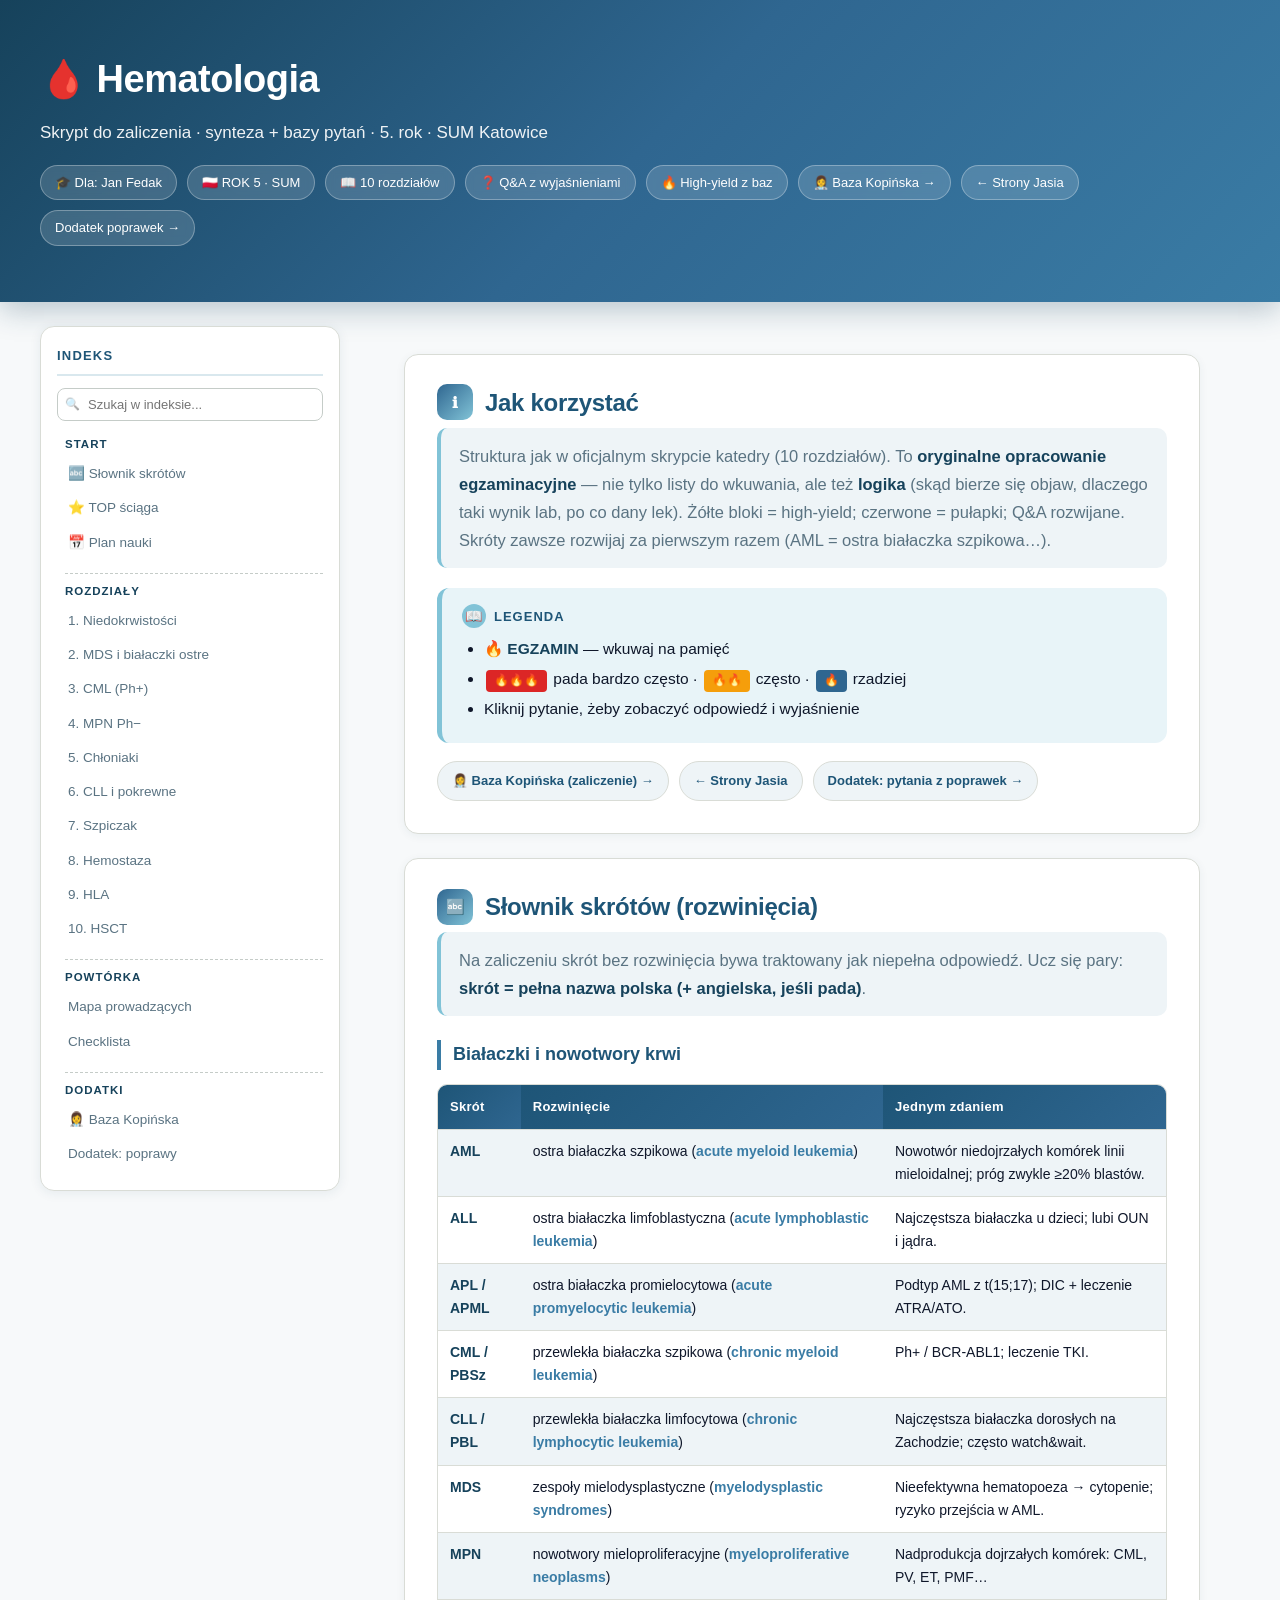
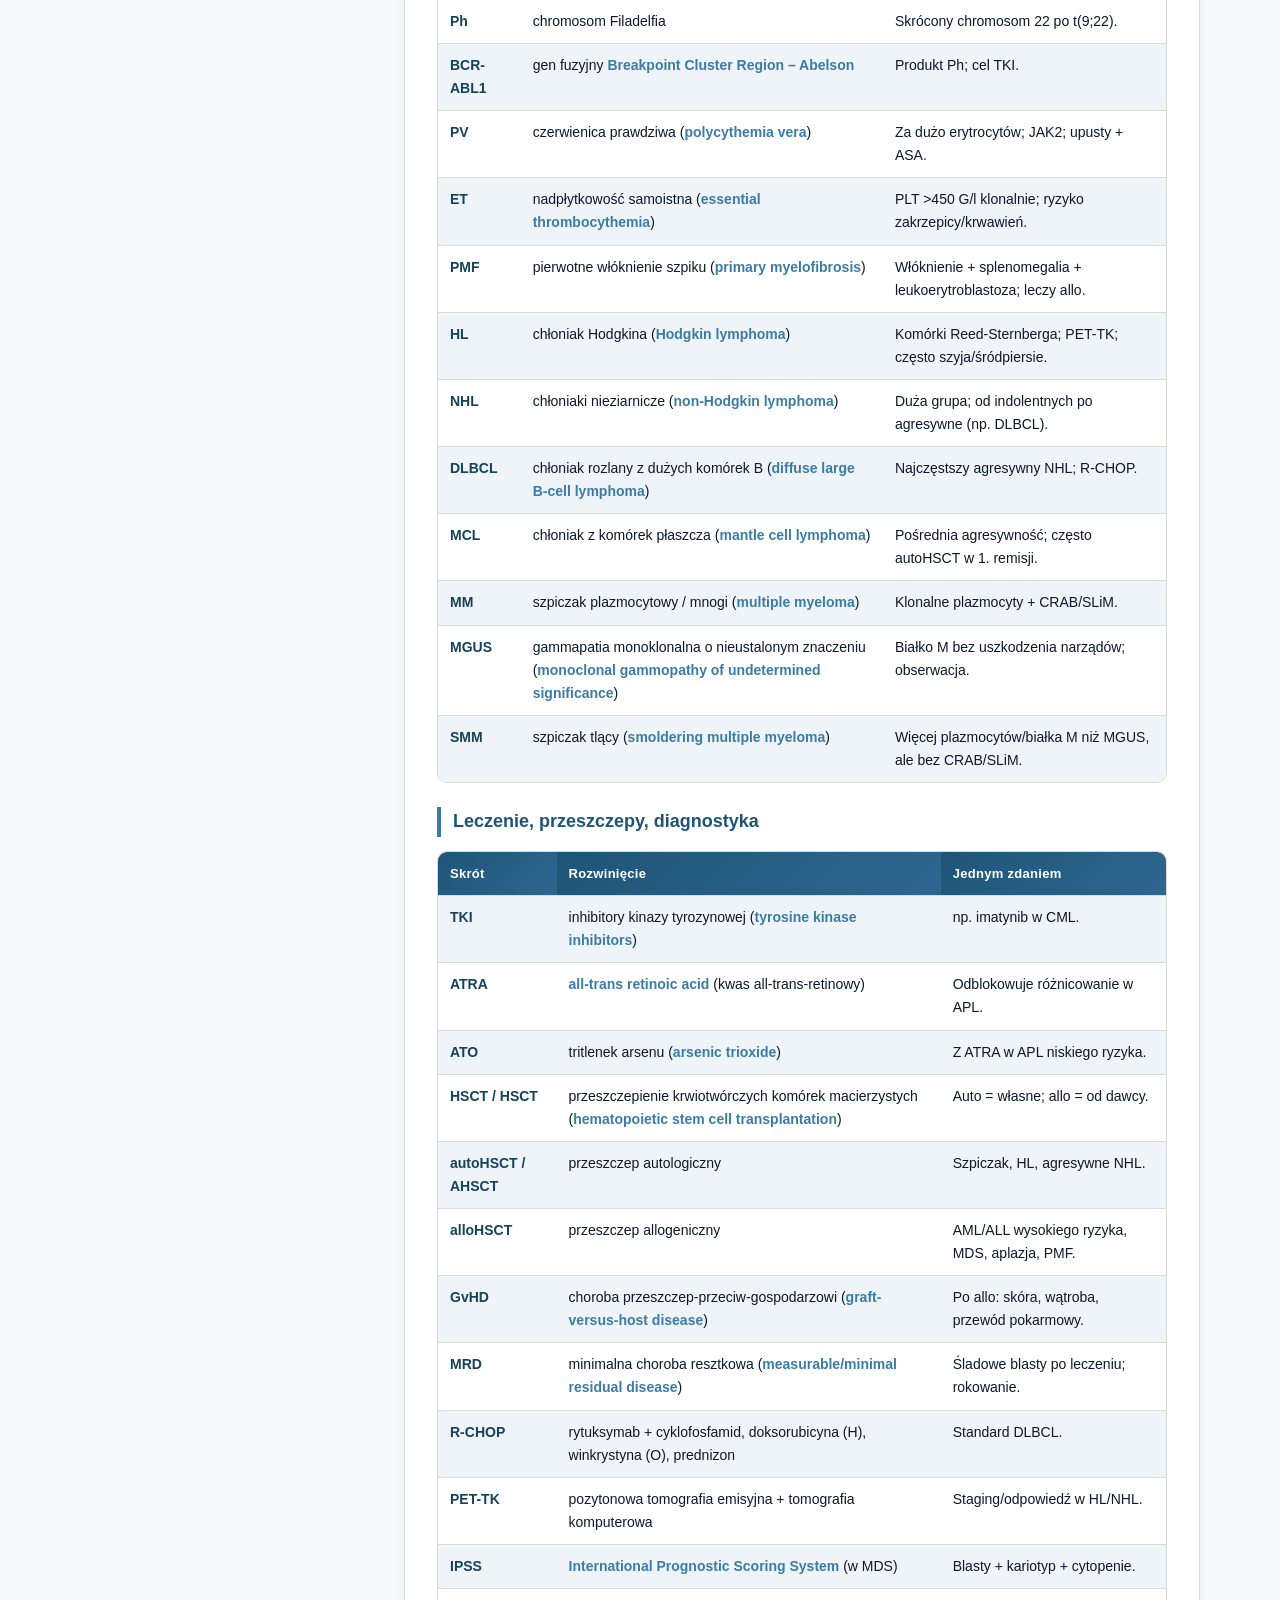
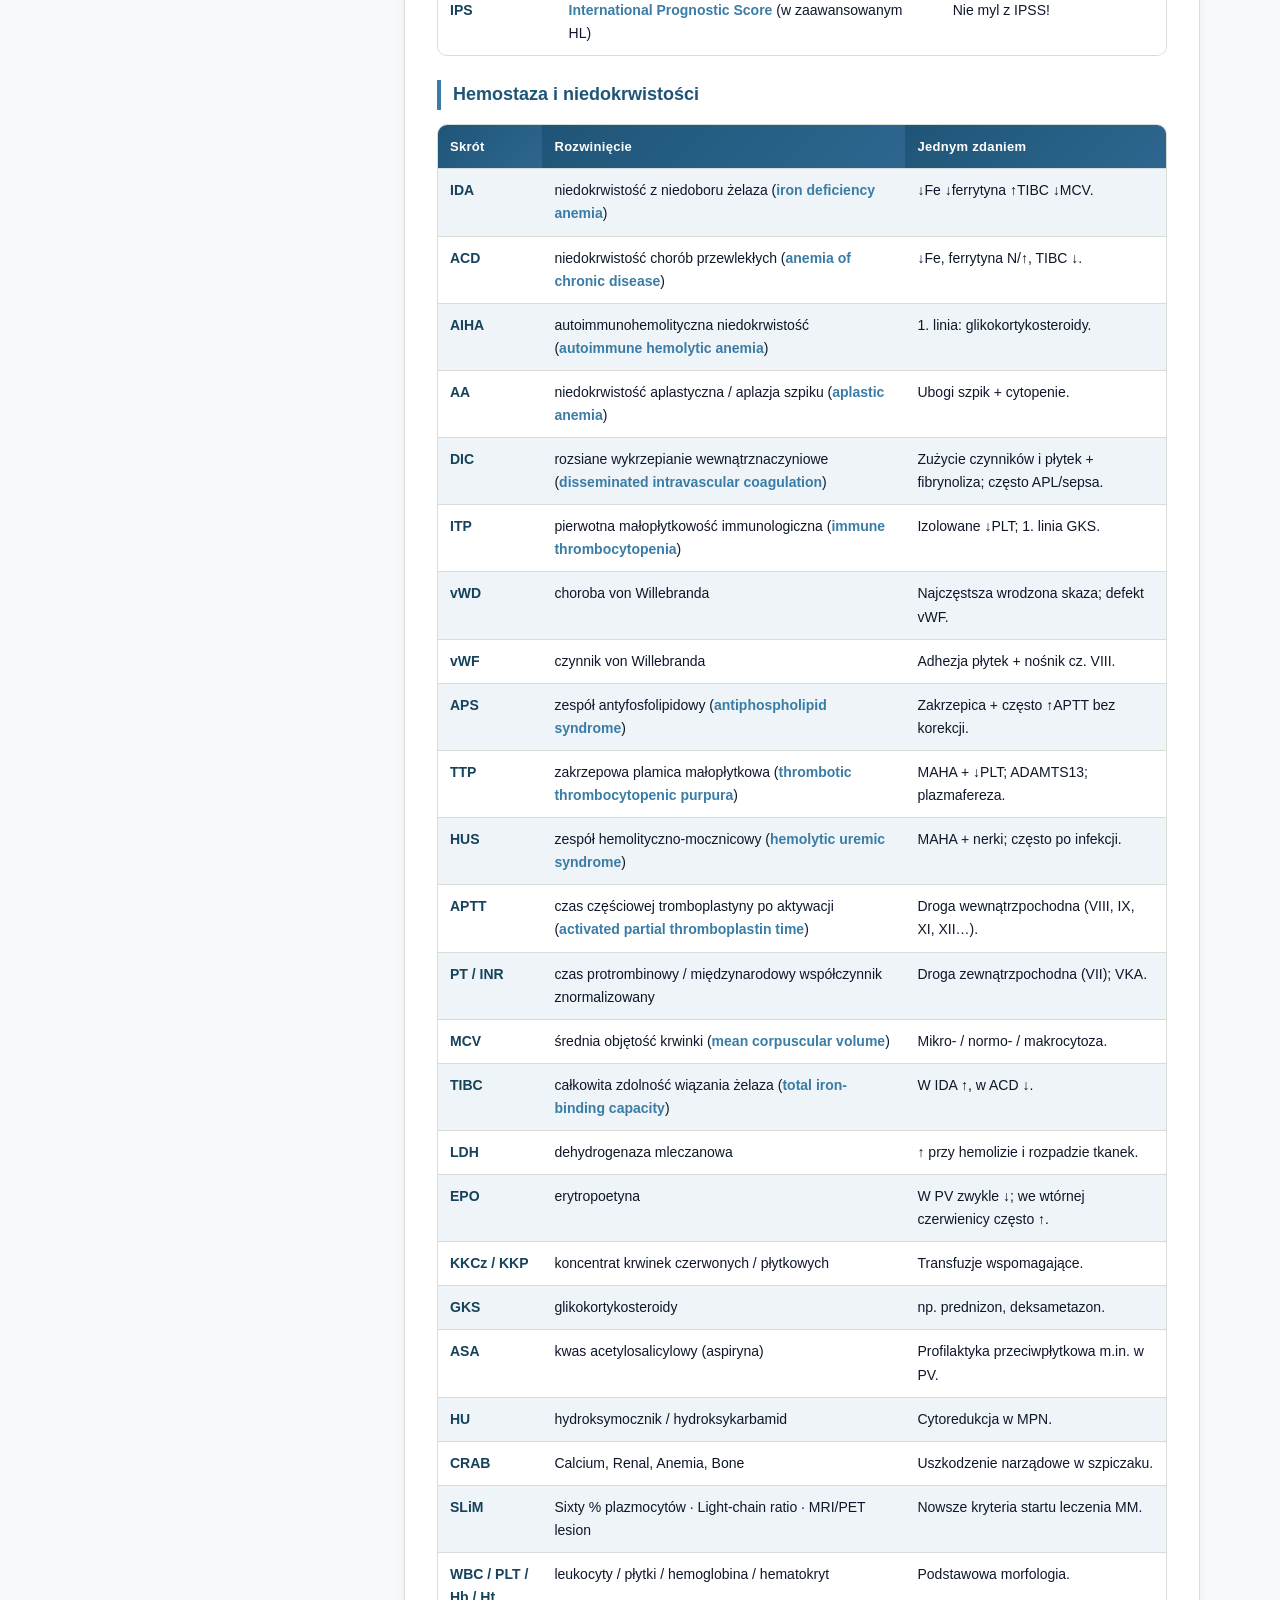
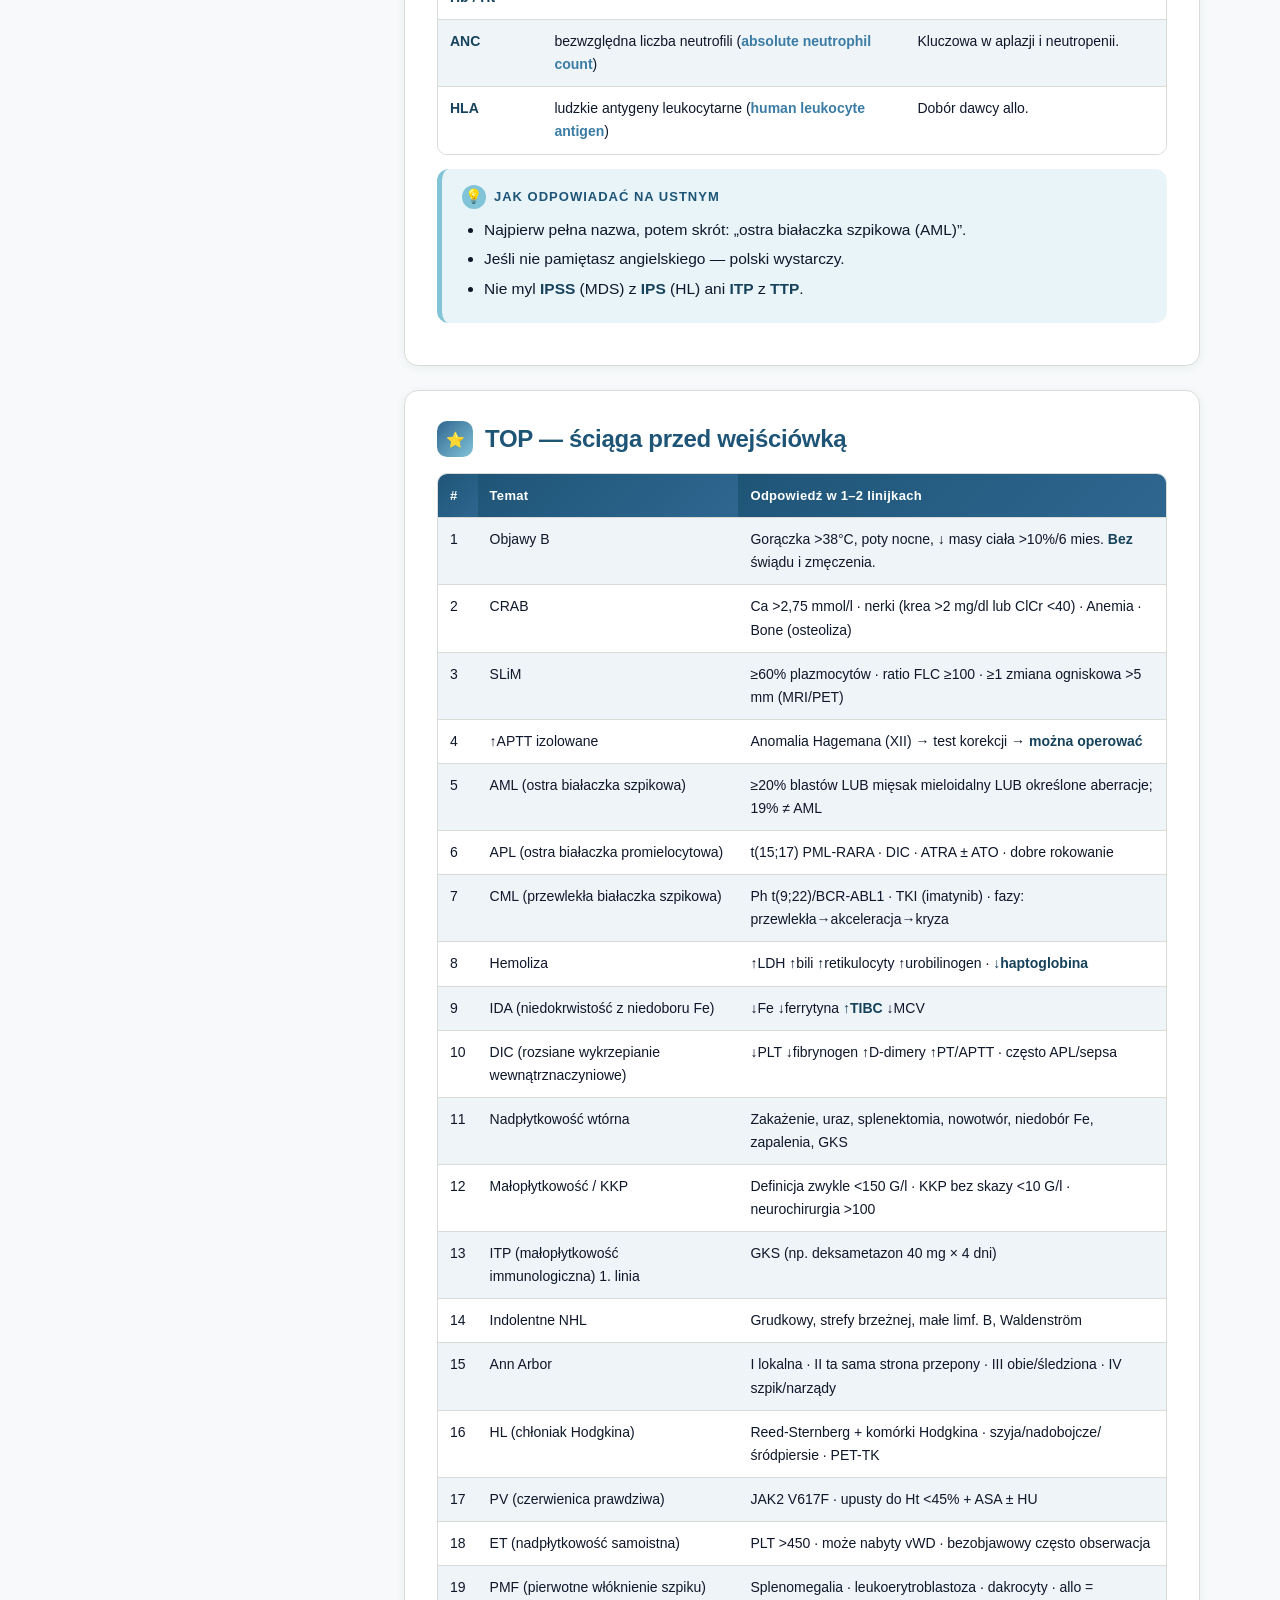
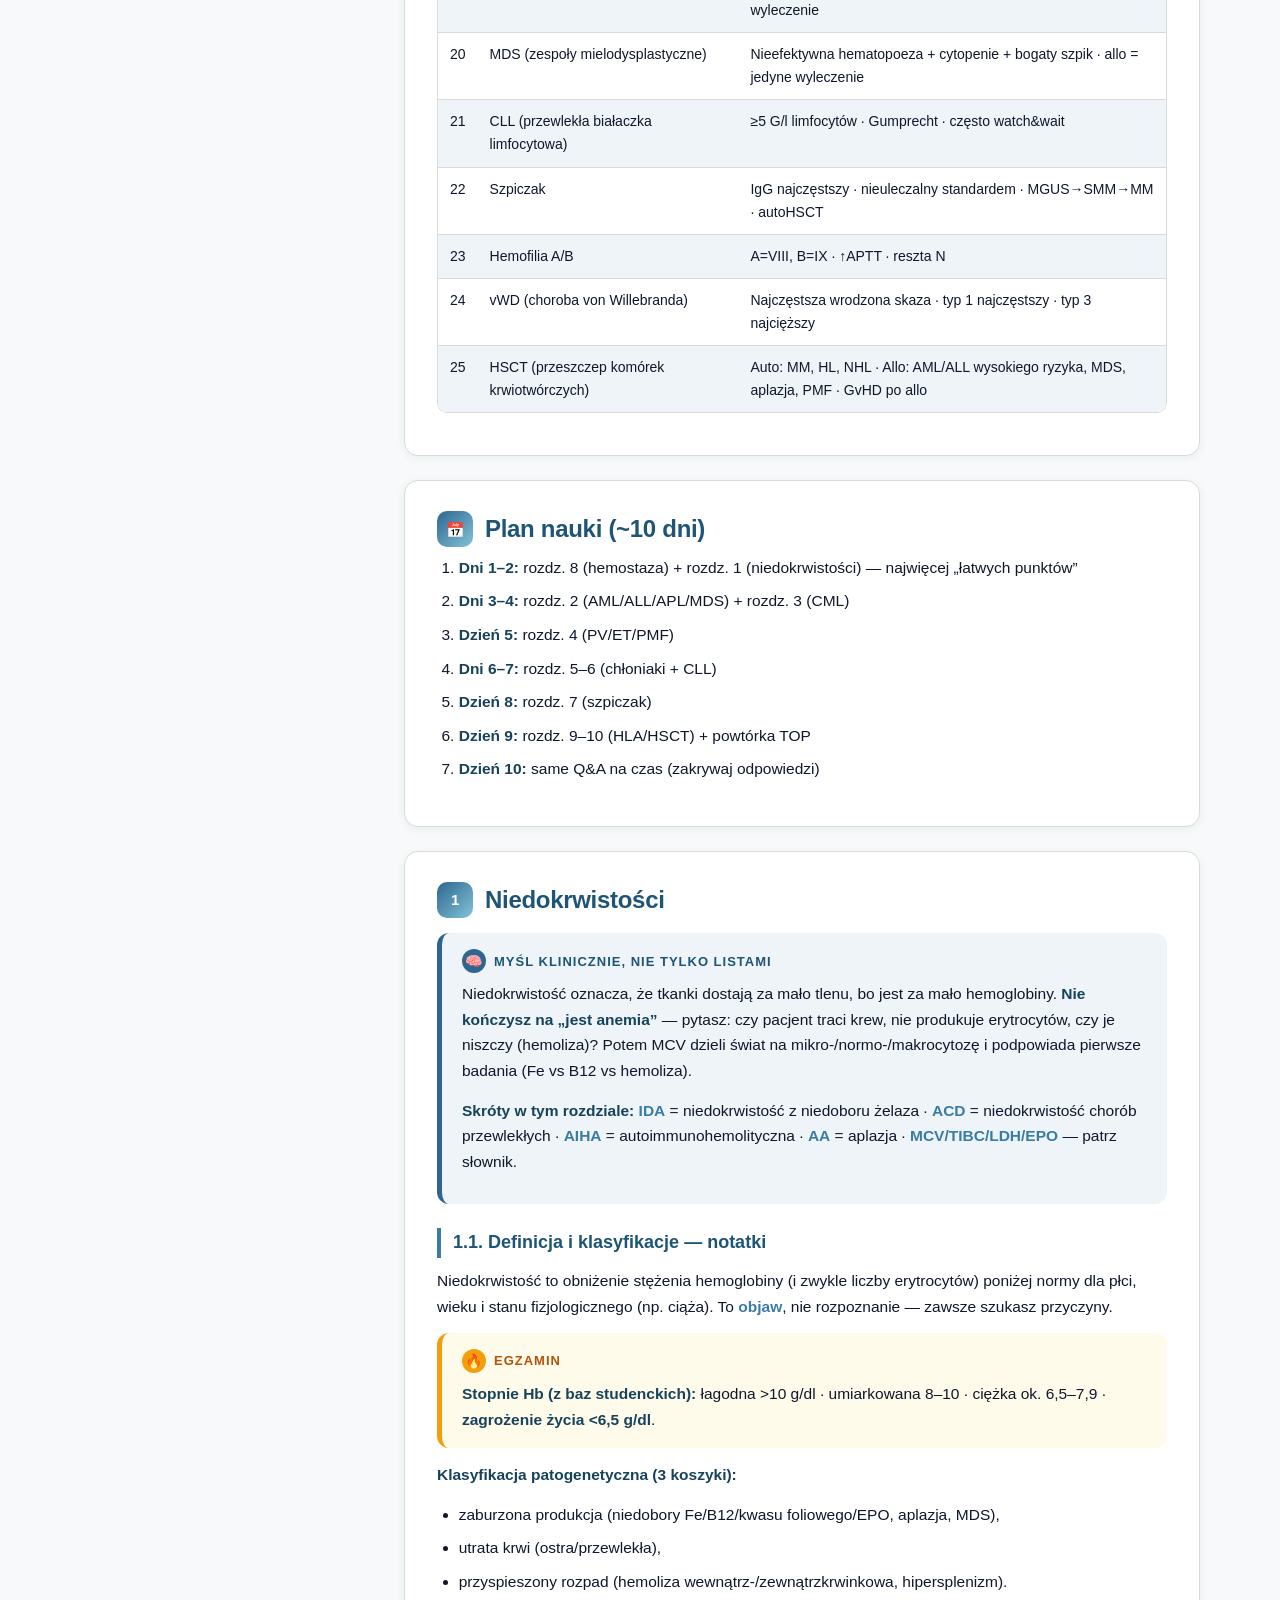
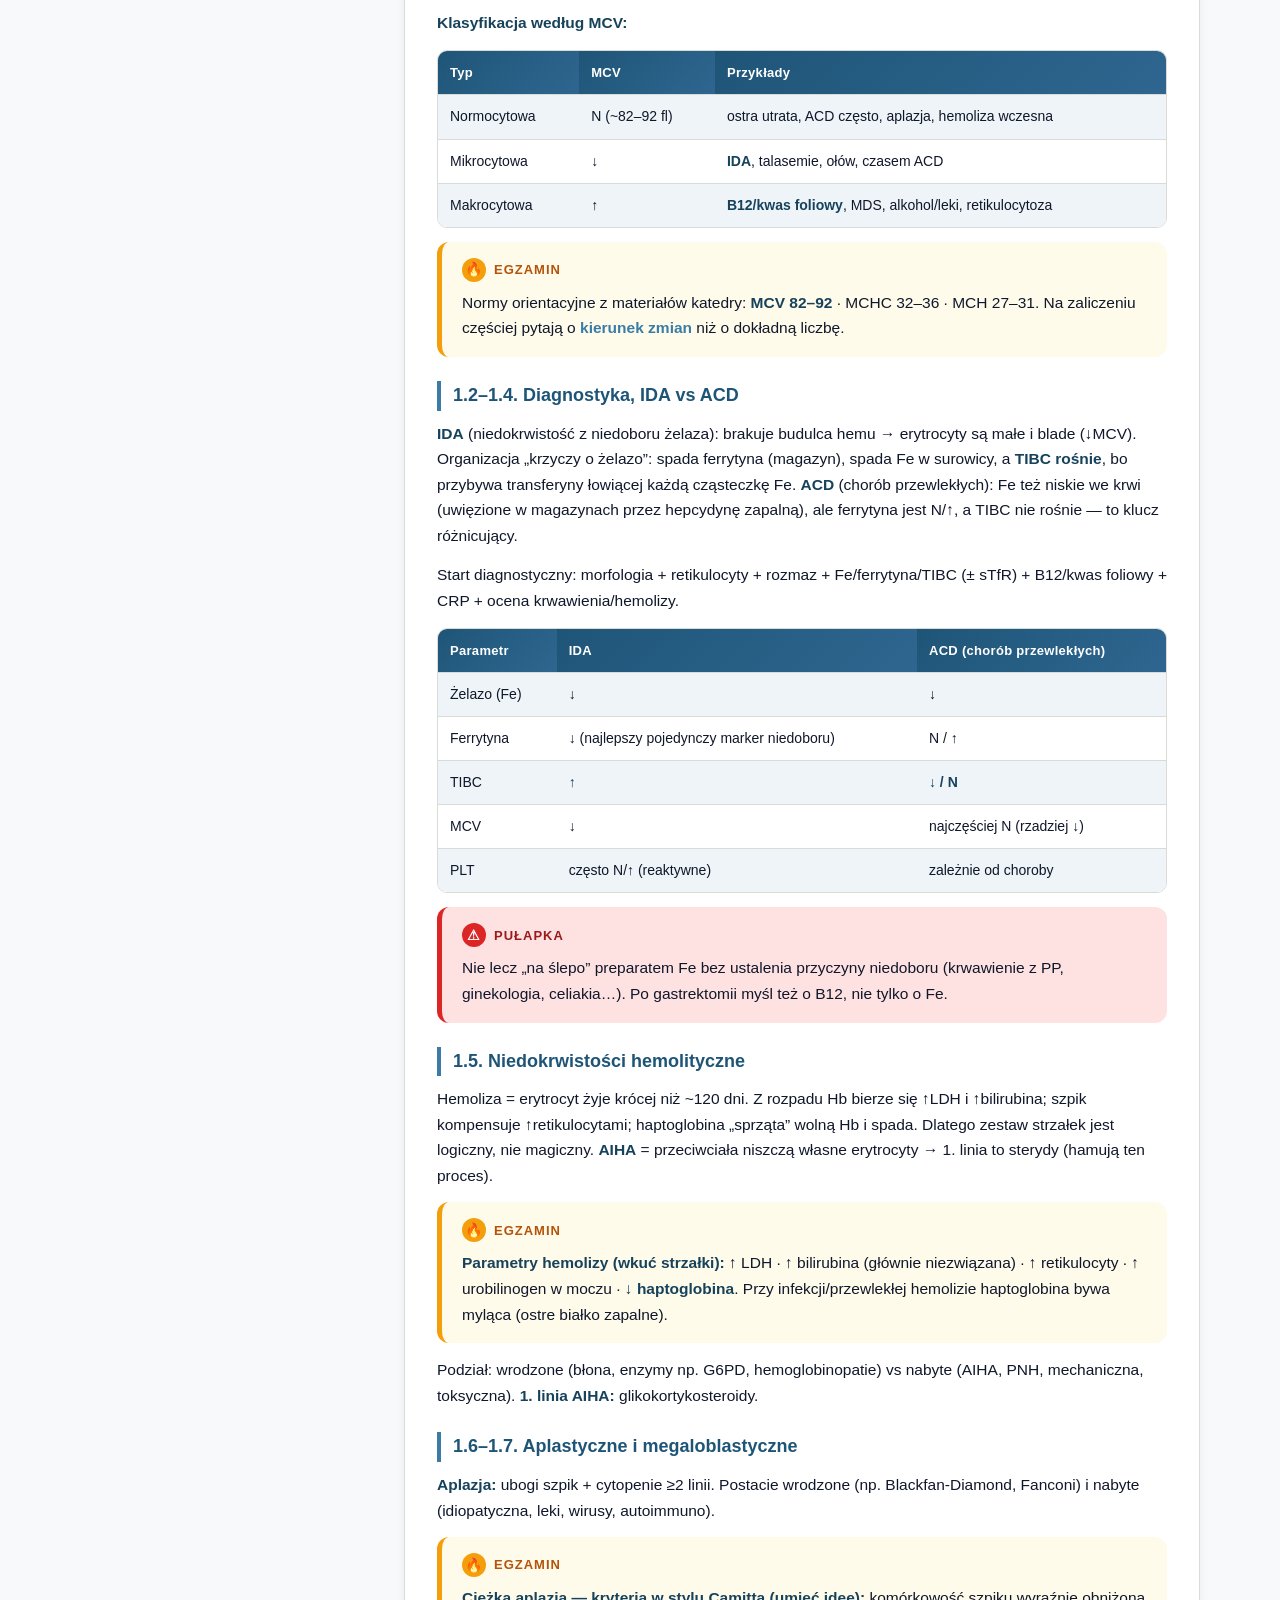
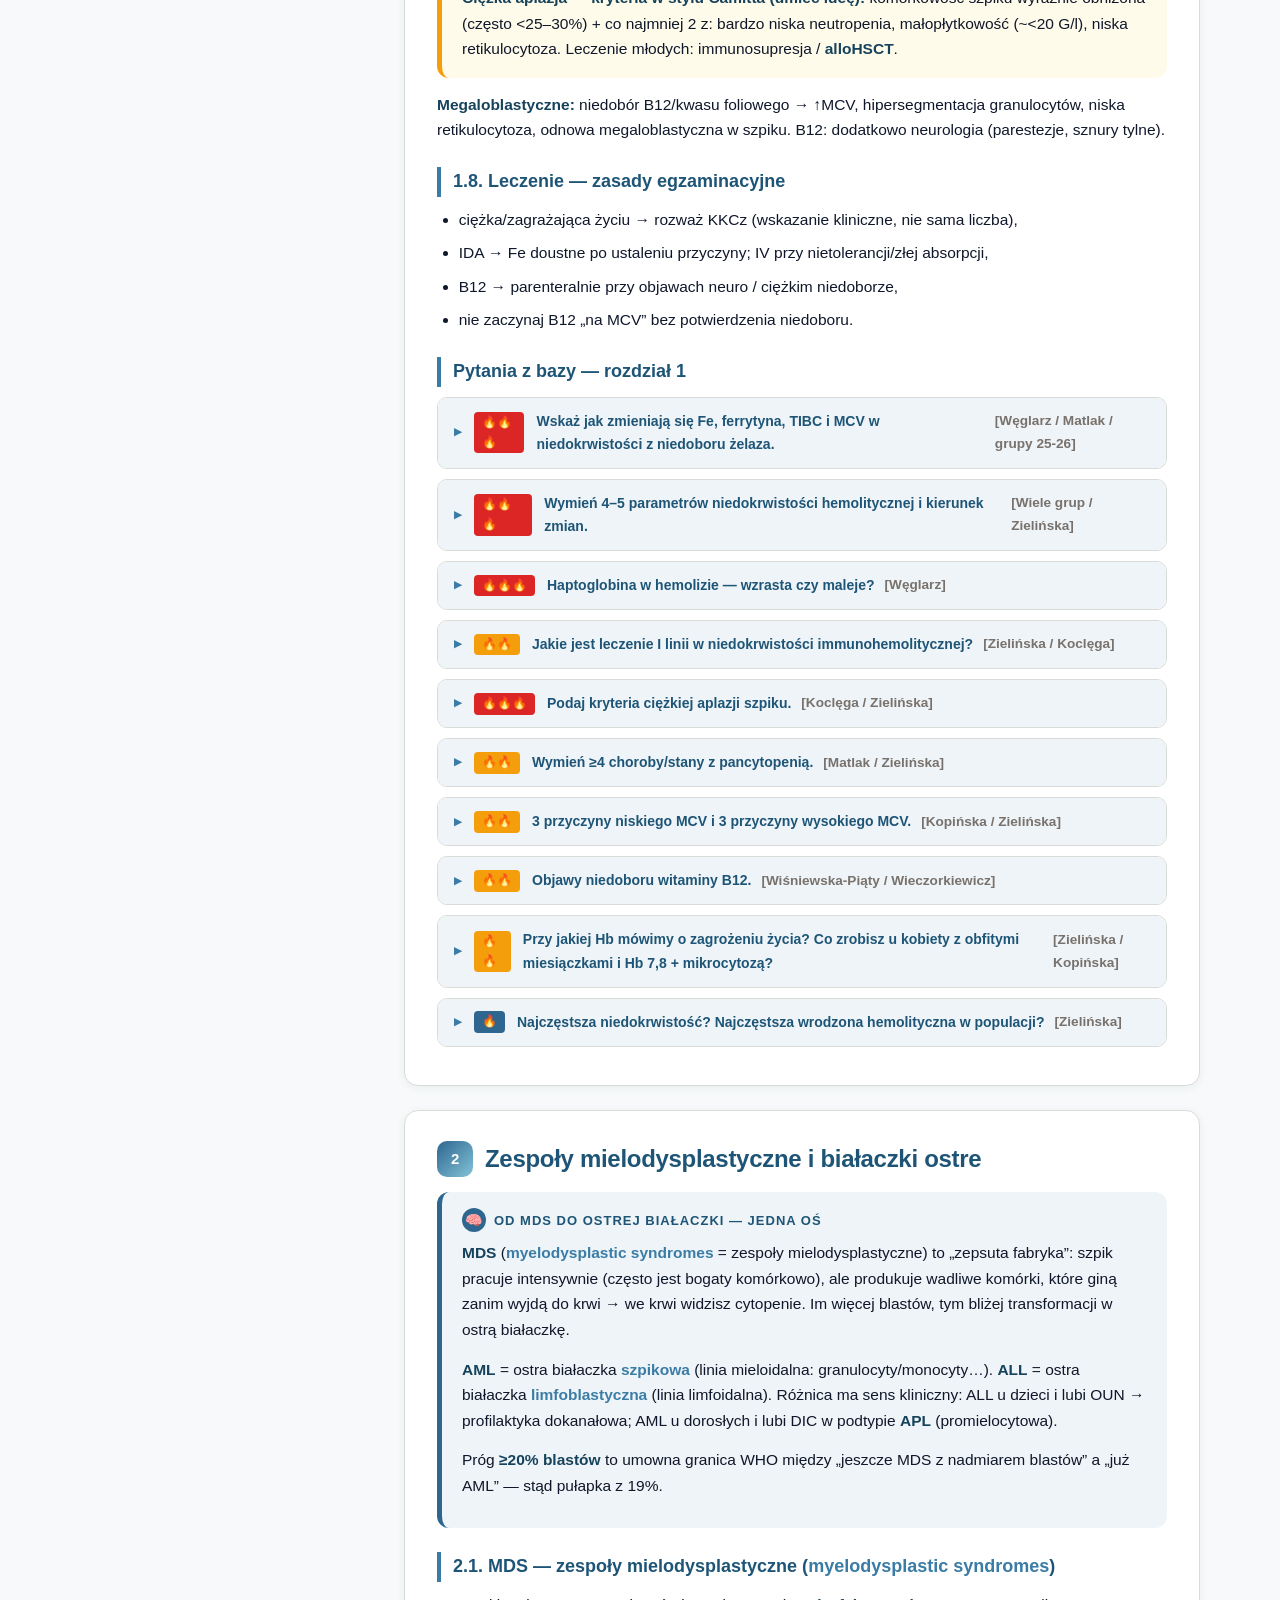
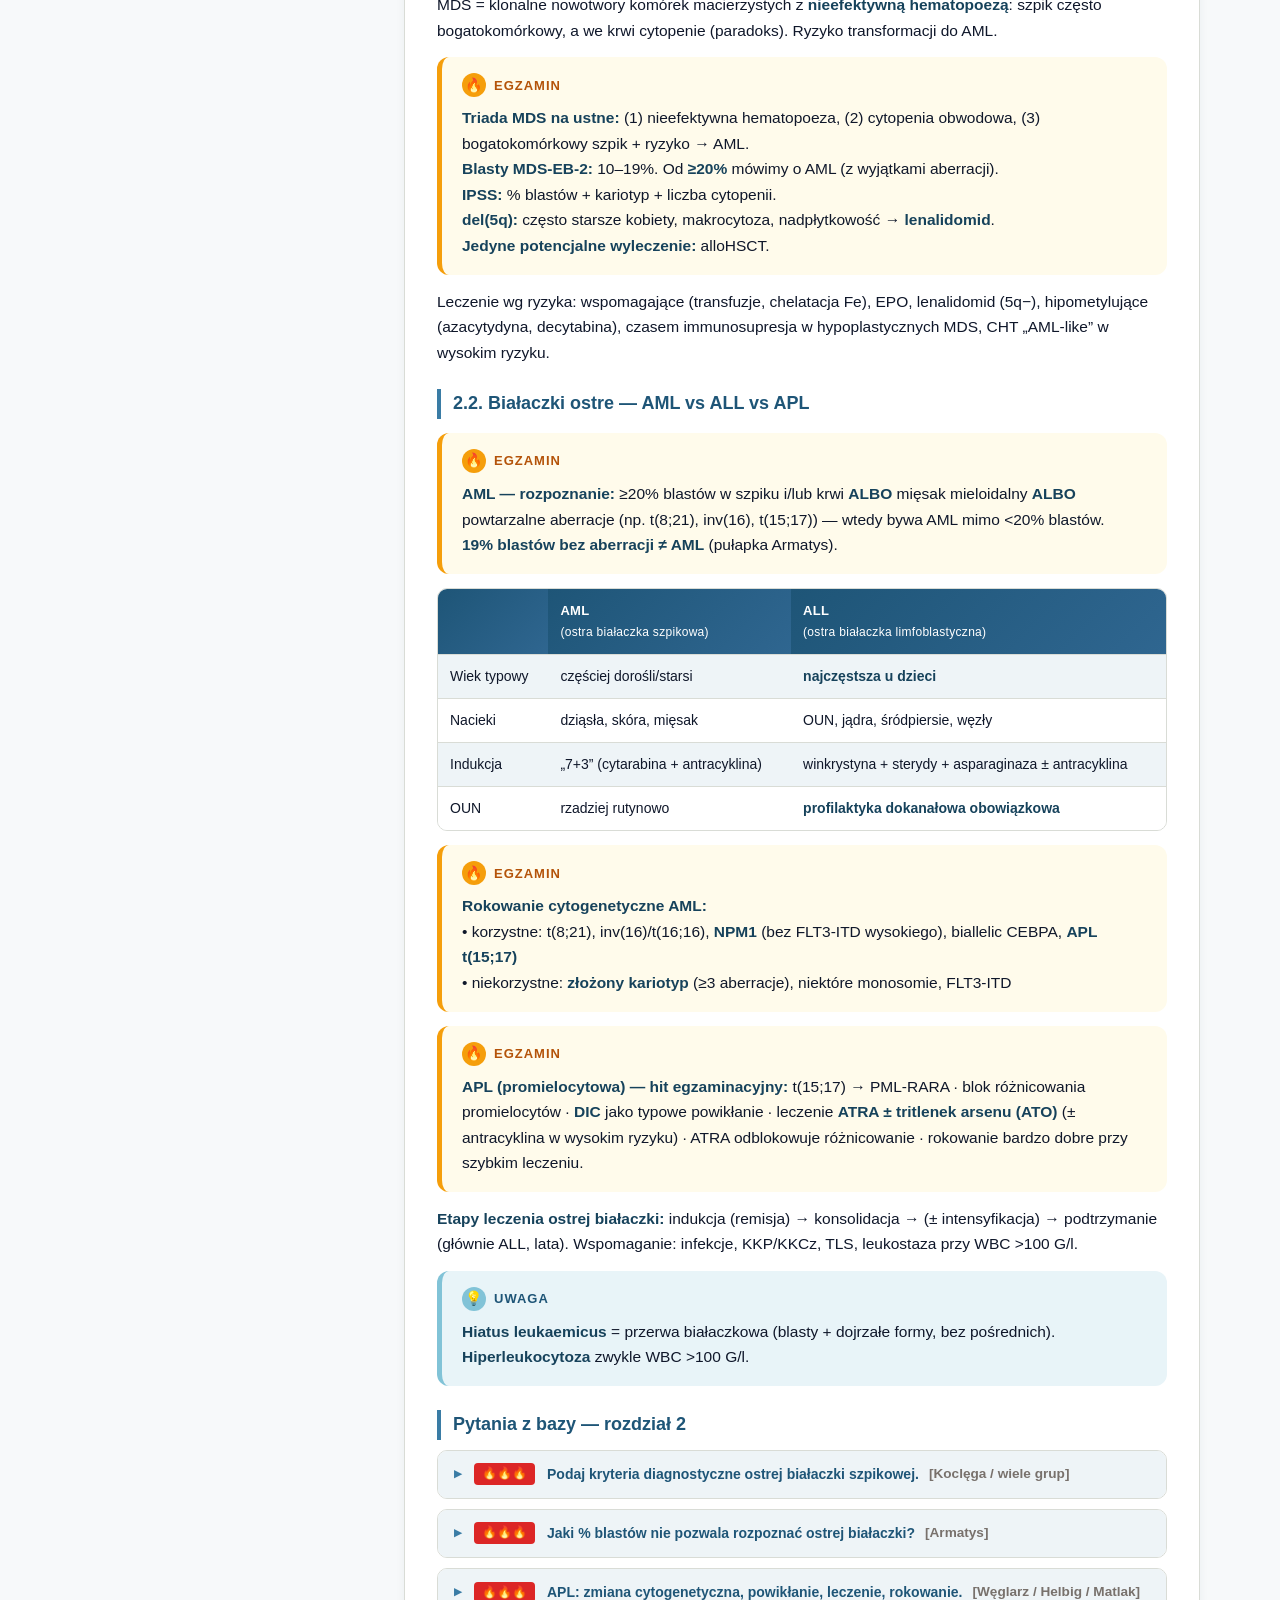
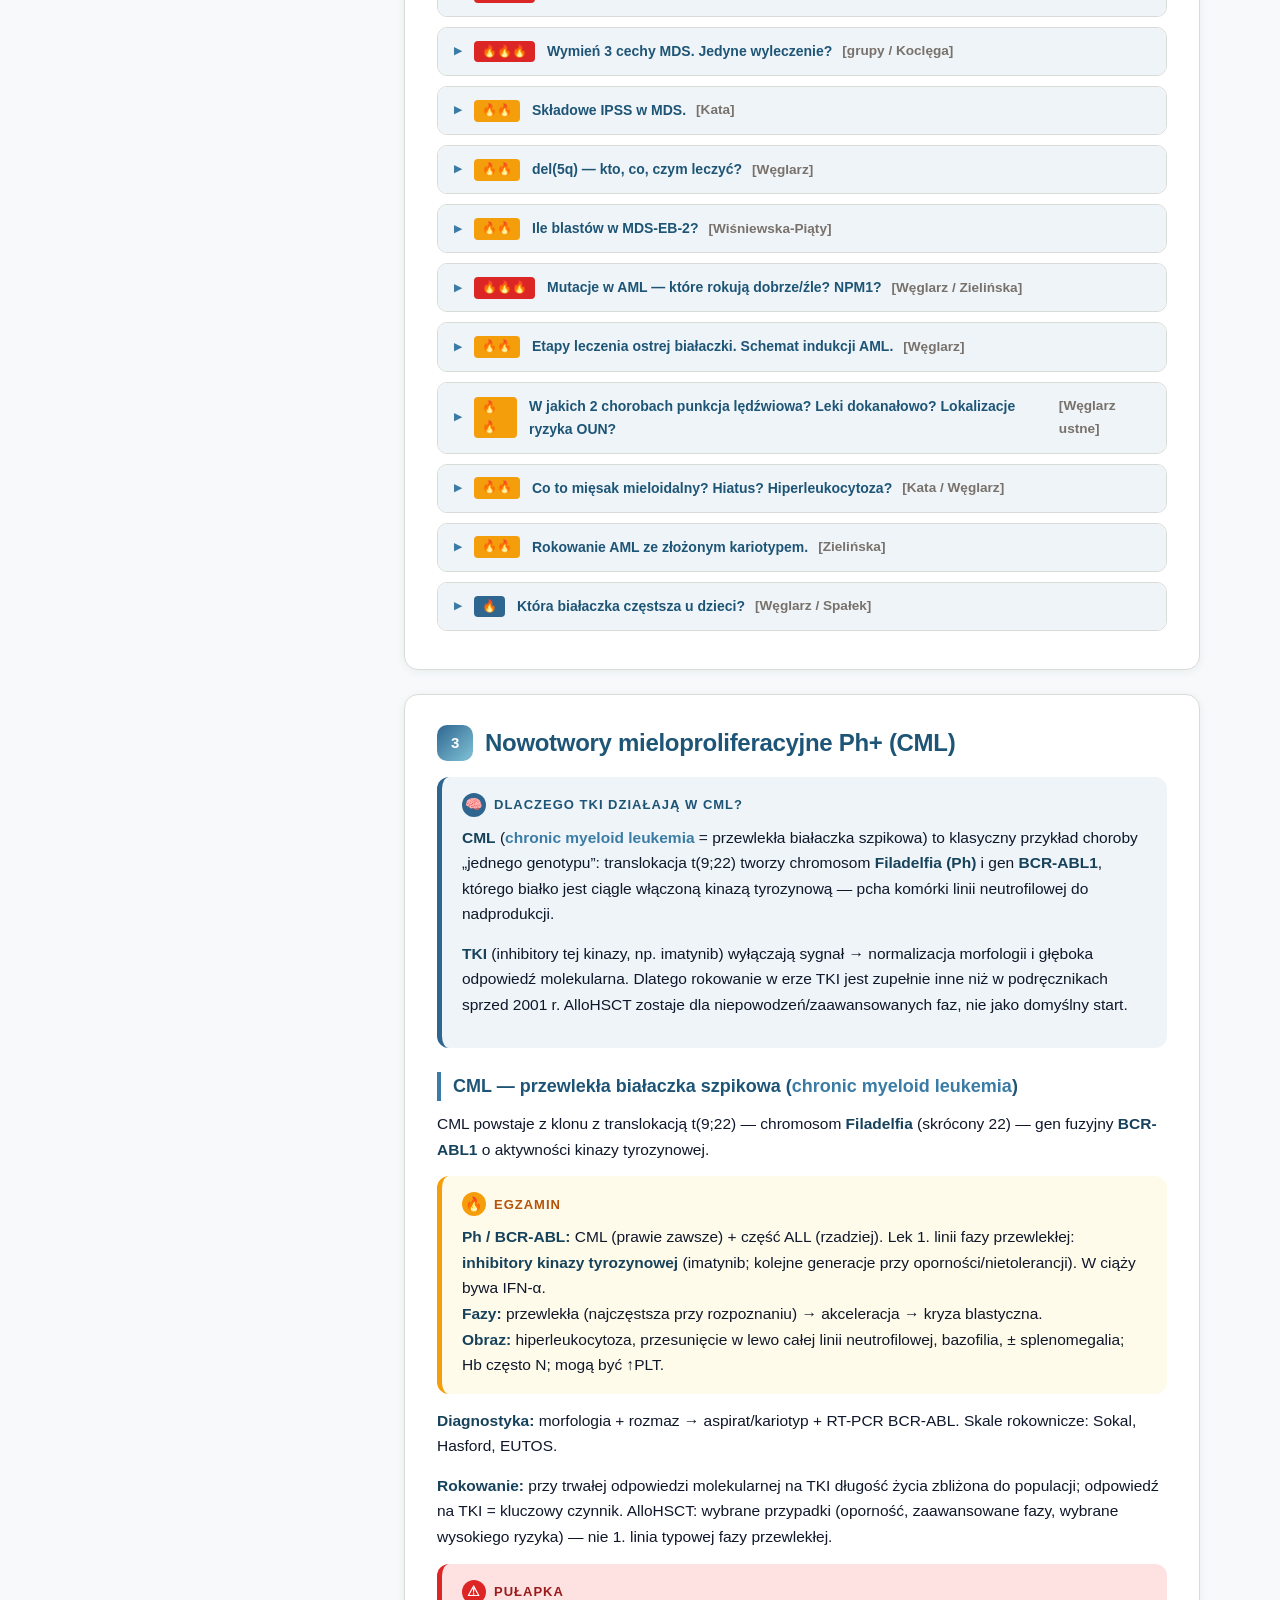
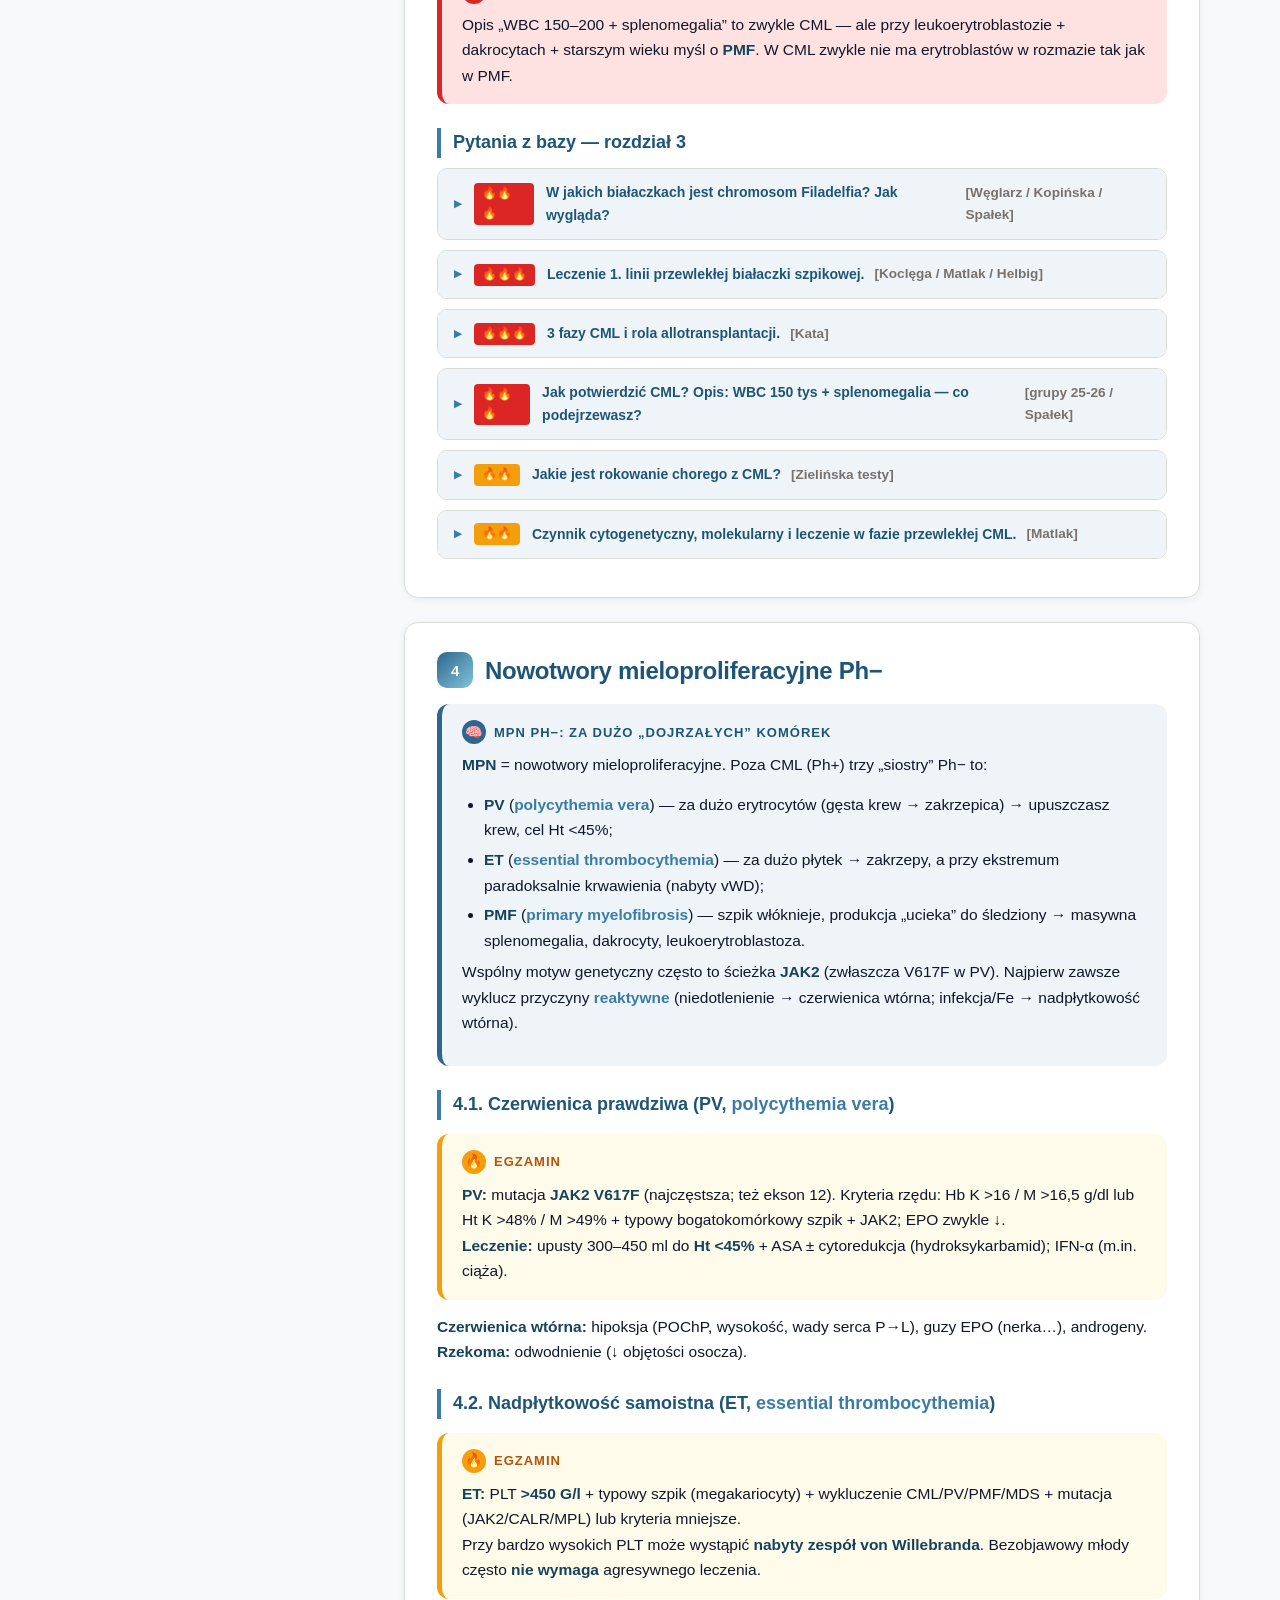
<file: jasiu/rok-5/hematologia/index.html>
<!DOCTYPE html>
<html lang="pl">
<head>
<meta charset="UTF-8">
<meta name="viewport" content="width=device-width, initial-scale=1.0">
<title>Skrypt — Hematologia (SUM)</title>
<meta name="robots" content="noindex, nofollow">
<link rel="icon" type="image/svg+xml" href="favicon.svg">
<link rel="stylesheet" href="style.css">
</head>
<body>

<header class="hero">
  <h1>🩸 Hematologia</h1>
  <div class="subtitle">Skrypt do zaliczenia · synteza + bazy pytań · 5. rok · SUM Katowice</div>
  <div class="hero-meta">
    <span class="chip">🎓 Dla: Jan Fedak</span>
    <span class="chip">🇵🇱 ROK 5 · SUM</span>
    <span class="chip">📖 10 rozdziałów</span>
    <span class="chip">❓ Q&A z wyjaśnieniami</span>
    <span class="chip">🔥 High-yield z baz</span>
    <a class="chip chip-link" href="kopinska.html">👩‍⚕️ Baza Kopińska →</a>
    <a class="chip chip-link" href="../../">← Strony Jasia</a>
    <a class="chip chip-link" href="pytania-poprawy.html">Dodatek poprawek →</a>
  </div>
</header>

<div class="wrap">

<nav class="sidebar" id="toc">
<h3>Indeks</h3>
<div class="toc-search"><input id="tocSearch" type="text" placeholder="Szukaj w indeksie..." aria-label="Szukaj w indeksie"></div>
<ol id="tocList">
<li class="group-title">Start</li>
<li><a href="#skroty">🔤 Słownik skrótów</a></li>
<li><a href="#top25">⭐ TOP ściąga</a></li>
<li><a href="#plan">📅 Plan nauki</a></li>
<li class="group-title">Rozdziały</li>
<li><a href="#ch1">1. Niedokrwistości</a></li>
<li><a href="#ch2">2. MDS i białaczki ostre</a></li>
<li><a href="#ch3">3. CML (Ph+)</a></li>
<li><a href="#ch4">4. MPN Ph−</a></li>
<li><a href="#ch5">5. Chłoniaki</a></li>
<li><a href="#ch6">6. CLL i pokrewne</a></li>
<li><a href="#ch7">7. Szpiczak</a></li>
<li><a href="#ch8">8. Hemostaza</a></li>
<li><a href="#ch9">9. HLA</a></li>
<li><a href="#ch10">10. HSCT</a></li>
<li class="group-title">Powtórka</li>
<li><a href="#prowadzacy">Mapa prowadzących</a></li>
<li><a href="#checklista">Checklista</a></li>
<li class="group-title">Dodatki</li>
<li><a href="kopinska.html">👩‍⚕️ Baza Kopińska</a></li>
<li><a href="pytania-poprawy.html">Dodatek: poprawy</a></li>
</ol>
</nav>

<main>

<section class="card" id="intro">
<h2 class="section-title"><span class="num">ℹ</span>Jak korzystać</h2>
<p class="lead">Struktura jak w oficjalnym skrypcie katedry (10 rozdziałów). To <strong>oryginalne opracowanie egzaminacyjne</strong> — nie tylko listy do wkuwania, ale też <strong>logika</strong> (skąd bierze się objaw, dlaczego taki wynik lab, po co dany lek). Żółte bloki = high-yield; czerwone = pułapki; Q&amp;A rozwijane. Skróty zawsze rozwijaj za pierwszym razem (AML = ostra białaczka szpikowa…).</p>
<div class="box box-clave">
<div class="box-title"><span class="icon">📖</span>Legenda</div>
<ul>
<li><strong>🔥 EGZAMIN</strong> — wkuwaj na pamięć</li>
<li><span class="tag danger">🔥🔥🔥</span> pada bardzo często · <span class="tag warn">🔥🔥</span> często · <span class="tag">🔥</span> rzadziej</li>
<li>Kliknij pytanie, żeby zobaczyć odpowiedź i wyjaśnienie</li>
</ul>
</div>
<div class="action-row">
  <a class="btn-soft" href="kopinska.html">👩‍⚕️ Baza Kopińska (zaliczenie) →</a>
  <a class="btn-soft" href="../../">← Strony Jasia</a>
  <a class="btn-soft" href="pytania-poprawy.html">Dodatek: pytania z poprawek →</a>
</div>
</section>


<section class="card" id="skroty">
<h2 class="section-title"><span class="num">🔤</span>Słownik skrótów (rozwinięcia)</h2>
<p class="lead">Na zaliczeniu skrót bez rozwinięcia bywa traktowany jak niepełna odpowiedź. Ucz się pary: <strong>skrót = pełna nazwa polska (+ angielska, jeśli pada)</strong>.</p>

<h3>Białaczki i nowotwory krwi</h3>
<div class="table-wrap"><table>
<tr><th>Skrót</th><th>Rozwinięcie</th><th>Jednym zdaniem</th></tr>
<tr><td><strong>AML</strong></td><td>ostra białaczka szpikowa (<em>acute myeloid leukemia</em>)</td><td>Nowotwór niedojrzałych komórek linii mieloidalnej; próg zwykle ≥20% blastów.</td></tr>
<tr><td><strong>ALL</strong></td><td>ostra białaczka limfoblastyczna (<em>acute lymphoblastic leukemia</em>)</td><td>Najczęstsza białaczka u dzieci; lubi OUN i jądra.</td></tr>
<tr><td><strong>APL / APML</strong></td><td>ostra białaczka promielocytowa (<em>acute promyelocytic leukemia</em>)</td><td>Podtyp AML z t(15;17); DIC + leczenie ATRA/ATO.</td></tr>
<tr><td><strong>CML / PBSz</strong></td><td>przewlekła białaczka szpikowa (<em>chronic myeloid leukemia</em>)</td><td>Ph+ / BCR-ABL1; leczenie TKI.</td></tr>
<tr><td><strong>CLL / PBL</strong></td><td>przewlekła białaczka limfocytowa (<em>chronic lymphocytic leukemia</em>)</td><td>Najczęstsza białaczka dorosłych na Zachodzie; często watch&amp;wait.</td></tr>
<tr><td><strong>MDS</strong></td><td>zespoły mielodysplastyczne (<em>myelodysplastic syndromes</em>)</td><td>Nieefektywna hematopoeza → cytopenie; ryzyko przejścia w AML.</td></tr>
<tr><td><strong>MPN</strong></td><td>nowotwory mieloproliferacyjne (<em>myeloproliferative neoplasms</em>)</td><td>Nadprodukcja dojrzałych komórek: CML, PV, ET, PMF…</td></tr>
<tr><td><strong>Ph</strong></td><td>chromosom Filadelfia</td><td>Skrócony chromosom 22 po t(9;22).</td></tr>
<tr><td><strong>BCR-ABL1</strong></td><td>gen fuzyjny <em>Breakpoint Cluster Region – Abelson</em></td><td>Produkt Ph; cel TKI.</td></tr>
<tr><td><strong>PV</strong></td><td>czerwienica prawdziwa (<em>polycythemia vera</em>)</td><td>Za dużo erytrocytów; JAK2; upusty + ASA.</td></tr>
<tr><td><strong>ET</strong></td><td>nadpłytkowość samoistna (<em>essential thrombocythemia</em>)</td><td>PLT &gt;450 G/l klonalnie; ryzyko zakrzepicy/krwawień.</td></tr>
<tr><td><strong>PMF</strong></td><td>pierwotne włóknienie szpiku (<em>primary myelofibrosis</em>)</td><td>Włóknienie + splenomegalia + leukoerytroblastoza; leczy allo.</td></tr>
<tr><td><strong>HL</strong></td><td>chłoniak Hodgkina (<em>Hodgkin lymphoma</em>)</td><td>Komórki Reed-Sternberga; PET-TK; często szyja/śródpiersie.</td></tr>
<tr><td><strong>NHL</strong></td><td>chłoniaki nieziarnicze (<em>non-Hodgkin lymphoma</em>)</td><td>Duża grupa; od indolentnych po agresywne (np. DLBCL).</td></tr>
<tr><td><strong>DLBCL</strong></td><td>chłoniak rozlany z dużych komórek B (<em>diffuse large B-cell lymphoma</em>)</td><td>Najczęstszy agresywny NHL; R-CHOP.</td></tr>
<tr><td><strong>MCL</strong></td><td>chłoniak z komórek płaszcza (<em>mantle cell lymphoma</em>)</td><td>Pośrednia agresywność; często autoHSCT w 1. remisji.</td></tr>
<tr><td><strong>MM</strong></td><td>szpiczak plazmocytowy / mnogi (<em>multiple myeloma</em>)</td><td>Klonalne plazmocyty + CRAB/SLiM.</td></tr>
<tr><td><strong>MGUS</strong></td><td>gammapatia monoklonalna o nieustalonym znaczeniu (<em>monoclonal gammopathy of undetermined significance</em>)</td><td>Białko M bez uszkodzenia narządów; obserwacja.</td></tr>
<tr><td><strong>SMM</strong></td><td>szpiczak tlący (<em>smoldering multiple myeloma</em>)</td><td>Więcej plazmocytów/białka M niż MGUS, ale bez CRAB/SLiM.</td></tr>
</table></div>

<h3>Leczenie, przeszczepy, diagnostyka</h3>
<div class="table-wrap"><table>
<tr><th>Skrót</th><th>Rozwinięcie</th><th>Jednym zdaniem</th></tr>
<tr><td><strong>TKI</strong></td><td>inhibitory kinazy tyrozynowej (<em>tyrosine kinase inhibitors</em>)</td><td>np. imatynib w CML.</td></tr>
<tr><td><strong>ATRA</strong></td><td><em>all-trans retinoic acid</em> (kwas all-trans-retinowy)</td><td>Odblokowuje różnicowanie w APL.</td></tr>
<tr><td><strong>ATO</strong></td><td>tritlenek arsenu (<em>arsenic trioxide</em>)</td><td>Z ATRA w APL niskiego ryzyka.</td></tr>
<tr><td><strong>HSCT / HSCT</strong></td><td>przeszczepienie krwiotwórczych komórek macierzystych (<em>hematopoietic stem cell transplantation</em>)</td><td>Auto = własne; allo = od dawcy.</td></tr>
<tr><td><strong>autoHSCT / AHSCT</strong></td><td>przeszczep autologiczny</td><td>Szpiczak, HL, agresywne NHL.</td></tr>
<tr><td><strong>alloHSCT</strong></td><td>przeszczep allogeniczny</td><td>AML/ALL wysokiego ryzyka, MDS, aplazja, PMF.</td></tr>
<tr><td><strong>GvHD</strong></td><td>choroba przeszczep-przeciw-gospodarzowi (<em>graft-versus-host disease</em>)</td><td>Po allo: skóra, wątroba, przewód pokarmowy.</td></tr>
<tr><td><strong>MRD</strong></td><td>minimalna choroba resztkowa (<em>measurable/minimal residual disease</em>)</td><td>Śladowe blasty po leczeniu; rokowanie.</td></tr>
<tr><td><strong>R-CHOP</strong></td><td>rytuksymab + cyklofosfamid, doksorubicyna (H), winkrystyna (O), prednizon</td><td>Standard DLBCL.</td></tr>
<tr><td><strong>PET-TK</strong></td><td>pozytonowa tomografia emisyjna + tomografia komputerowa</td><td>Staging/odpowiedź w HL/NHL.</td></tr>
<tr><td><strong>IPSS</strong></td><td><em>International Prognostic Scoring System</em> (w MDS)</td><td>Blasty + kariotyp + cytopenie.</td></tr>
<tr><td><strong>IPS</strong></td><td><em>International Prognostic Score</em> (w zaawansowanym HL)</td><td>Nie myl z IPSS!</td></tr>
</table></div>

<h3>Hemostaza i niedokrwistości</h3>
<div class="table-wrap"><table>
<tr><th>Skrót</th><th>Rozwinięcie</th><th>Jednym zdaniem</th></tr>
<tr><td><strong>IDA</strong></td><td>niedokrwistość z niedoboru żelaza (<em>iron deficiency anemia</em>)</td><td>↓Fe ↓ferrytyna ↑TIBC ↓MCV.</td></tr>
<tr><td><strong>ACD</strong></td><td>niedokrwistość chorób przewlekłych (<em>anemia of chronic disease</em>)</td><td>↓Fe, ferrytyna N/↑, TIBC ↓.</td></tr>
<tr><td><strong>AIHA</strong></td><td>autoimmunohemolityczna niedokrwistość (<em>autoimmune hemolytic anemia</em>)</td><td>1. linia: glikokortykosteroidy.</td></tr>
<tr><td><strong>AA</strong></td><td>niedokrwistość aplastyczna / aplazja szpiku (<em>aplastic anemia</em>)</td><td>Ubogi szpik + cytopenie.</td></tr>
<tr><td><strong>DIC</strong></td><td>rozsiane wykrzepianie wewnątrznaczyniowe (<em>disseminated intravascular coagulation</em>)</td><td>Zużycie czynników i płytek + fibrynoliza; często APL/sepsa.</td></tr>
<tr><td><strong>ITP</strong></td><td>pierwotna małopłytkowość immunologiczna (<em>immune thrombocytopenia</em>)</td><td>Izolowane ↓PLT; 1. linia GKS.</td></tr>
<tr><td><strong>vWD</strong></td><td>choroba von Willebranda</td><td>Najczęstsza wrodzona skaza; defekt vWF.</td></tr>
<tr><td><strong>vWF</strong></td><td>czynnik von Willebranda</td><td>Adhezja płytek + nośnik cz. VIII.</td></tr>
<tr><td><strong>APS</strong></td><td>zespół antyfosfolipidowy (<em>antiphospholipid syndrome</em>)</td><td>Zakrzepica + często ↑APTT bez korekcji.</td></tr>
<tr><td><strong>TTP</strong></td><td>zakrzepowa plamica małopłytkowa (<em>thrombotic thrombocytopenic purpura</em>)</td><td>MAHA + ↓PLT; ADAMTS13; plazmafereza.</td></tr>
<tr><td><strong>HUS</strong></td><td>zespół hemolityczno-mocznicowy (<em>hemolytic uremic syndrome</em>)</td><td>MAHA + nerki; często po infekcji.</td></tr>
<tr><td><strong>APTT</strong></td><td>czas częściowej tromboplastyny po aktywacji (<em>activated partial thromboplastin time</em>)</td><td>Droga wewnątrzpochodna (VIII, IX, XI, XII…).</td></tr>
<tr><td><strong>PT / INR</strong></td><td>czas protrombinowy / międzynarodowy współczynnik znormalizowany</td><td>Droga zewnątrzpochodna (VII); VKA.</td></tr>
<tr><td><strong>MCV</strong></td><td>średnia objętość krwinki (<em>mean corpuscular volume</em>)</td><td>Mikro- / normo- / makrocytoza.</td></tr>
<tr><td><strong>TIBC</strong></td><td>całkowita zdolność wiązania żelaza (<em>total iron-binding capacity</em>)</td><td>W IDA ↑, w ACD ↓.</td></tr>
<tr><td><strong>LDH</strong></td><td>dehydrogenaza mleczanowa</td><td>↑ przy hemolizie i rozpadzie tkanek.</td></tr>
<tr><td><strong>EPO</strong></td><td>erytropoetyna</td><td>W PV zwykle ↓; we wtórnej czerwienicy często ↑.</td></tr>
<tr><td><strong>KKCz / KKP</strong></td><td>koncentrat krwinek czerwonych / płytkowych</td><td>Transfuzje wspomagające.</td></tr>
<tr><td><strong>GKS</strong></td><td>glikokortykosteroidy</td><td>np. prednizon, deksametazon.</td></tr>
<tr><td><strong>ASA</strong></td><td>kwas acetylosalicylowy (aspiryna)</td><td>Profilaktyka przeciwpłytkowa m.in. w PV.</td></tr>
<tr><td><strong>HU</strong></td><td>hydroksymocznik / hydroksykarbamid</td><td>Cytoredukcja w MPN.</td></tr>
<tr><td><strong>CRAB</strong></td><td>Calcium, Renal, Anemia, Bone</td><td>Uszkodzenie narządowe w szpiczaku.</td></tr>
<tr><td><strong>SLiM</strong></td><td>Sixty % plazmocytów · Light-chain ratio · MRI/PET lesion</td><td>Nowsze kryteria startu leczenia MM.</td></tr>
<tr><td><strong>WBC / PLT / Hb / Ht</strong></td><td>leukocyty / płytki / hemoglobina / hematokryt</td><td>Podstawowa morfologia.</td></tr>
<tr><td><strong>ANC</strong></td><td>bezwzględna liczba neutrofili (<em>absolute neutrophil count</em>)</td><td>Kluczowa w aplazji i neutropenii.</td></tr>
<tr><td><strong>HLA</strong></td><td>ludzkie antygeny leukocytarne (<em>human leukocyte antigen</em>)</td><td>Dobór dawcy allo.</td></tr>
</table></div>
<div class="box box-clave">
<div class="box-title"><span class="icon">💡</span>Jak odpowiadać na ustnym</div>
<ul>
<li>Najpierw pełna nazwa, potem skrót: „ostra białaczka szpikowa (AML)”.</li>
<li>Jeśli nie pamiętasz angielskiego — polski wystarczy.</li>
<li>Nie myl <strong>IPSS</strong> (MDS) z <strong>IPS</strong> (HL) ani <strong>ITP</strong> z <strong>TTP</strong>.</li>
</ul>
</div>
</section>

<section class="card" id="top25">
<h2 class="section-title"><span class="num">⭐</span>TOP — ściąga przed wejściówką</h2>
<div class="table-wrap"><table>
<tr><th>#</th><th>Temat</th><th>Odpowiedź w 1–2 linijkach</th></tr>
<tr><td>1</td><td>Objawy B</td><td>Gorączka &gt;38°C, poty nocne, ↓ masy ciała &gt;10%/6 mies. <strong>Bez</strong> świądu i zmęczenia.</td></tr>
<tr><td>2</td><td>CRAB</td><td>Ca &gt;2,75 mmol/l · nerki (krea &gt;2 mg/dl lub ClCr &lt;40) · Anemia · Bone (osteoliza)</td></tr>
<tr><td>3</td><td>SLiM</td><td>≥60% plazmocytów · ratio FLC ≥100 · ≥1 zmiana ogniskowa &gt;5 mm (MRI/PET)</td></tr>
<tr><td>4</td><td>↑APTT izolowane</td><td>Anomalia Hagemana (XII) → test korekcji → <strong>można operować</strong></td></tr>
<tr><td>5</td><td>AML (ostra białaczka szpikowa)</td><td>≥20% blastów LUB mięsak mieloidalny LUB określone aberracje; 19% ≠ AML</td></tr>
<tr><td>6</td><td>APL (ostra białaczka promielocytowa)</td><td>t(15;17) PML-RARA · DIC · ATRA ± ATO · dobre rokowanie</td></tr>
<tr><td>7</td><td>CML (przewlekła białaczka szpikowa)</td><td>Ph t(9;22)/BCR-ABL1 · TKI (imatynib) · fazy: przewlekła→akceleracja→kryza</td></tr>
<tr><td>8</td><td>Hemoliza</td><td>↑LDH ↑bili ↑retikulocyty ↑urobilinogen · <strong>↓haptoglobina</strong></td></tr>
<tr><td>9</td><td>IDA (niedokrwistość z niedoboru Fe)</td><td>↓Fe ↓ferrytyna <strong>↑TIBC</strong> ↓MCV</td></tr>
<tr><td>10</td><td>DIC (rozsiane wykrzepianie wewnątrznaczyniowe)</td><td>↓PLT ↓fibrynogen ↑D-dimery ↑PT/APTT · często APL/sepsa</td></tr>
<tr><td>11</td><td>Nadpłytkowość wtórna</td><td>Zakażenie, uraz, splenektomia, nowotwór, niedobór Fe, zapalenia, GKS</td></tr>
<tr><td>12</td><td>Małopłytkowość / KKP</td><td>Definicja zwykle &lt;150 G/l · KKP bez skazy &lt;10 G/l · neurochirurgia &gt;100</td></tr>
<tr><td>13</td><td>ITP (małopłytkowość immunologiczna) 1. linia</td><td>GKS (np. deksametazon 40 mg × 4 dni)</td></tr>
<tr><td>14</td><td>Indolentne NHL</td><td>Grudkowy, strefy brzeżnej, małe limf. B, Waldenström</td></tr>
<tr><td>15</td><td>Ann Arbor</td><td>I lokalna · II ta sama strona przepony · III obie/śledziona · IV szpik/narządy</td></tr>
<tr><td>16</td><td>HL (chłoniak Hodgkina)</td><td>Reed-Sternberg + komórki Hodgkina · szyja/nadobojcze/śródpiersie · PET-TK</td></tr>
<tr><td>17</td><td>PV (czerwienica prawdziwa)</td><td>JAK2 V617F · upusty do Ht &lt;45% + ASA ± HU</td></tr>
<tr><td>18</td><td>ET (nadpłytkowość samoistna)</td><td>PLT &gt;450 · może nabyty vWD · bezobjawowy często obserwacja</td></tr>
<tr><td>19</td><td>PMF (pierwotne włóknienie szpiku)</td><td>Splenomegalia · leukoerytroblastoza · dakrocyty · allo = wyleczenie</td></tr>
<tr><td>20</td><td>MDS (zespoły mielodysplastyczne)</td><td>Nieefektywna hematopoeza + cytopenie + bogaty szpik · allo = jedyne wyleczenie</td></tr>
<tr><td>21</td><td>CLL (przewlekła białaczka limfocytowa)</td><td>≥5 G/l limfocytów · Gumprecht · często watch&amp;wait</td></tr>
<tr><td>22</td><td>Szpiczak</td><td>IgG najczęstszy · nieuleczalny standardem · MGUS→SMM→MM · autoHSCT</td></tr>
<tr><td>23</td><td>Hemofilia A/B</td><td>A=VIII, B=IX · ↑APTT · reszta N</td></tr>
<tr><td>24</td><td>vWD (choroba von Willebranda)</td><td>Najczęstsza wrodzona skaza · typ 1 najczęstszy · typ 3 najcięższy</td></tr>
<tr><td>25</td><td>HSCT (przeszczep komórek krwiotwórczych)</td><td>Auto: MM, HL, NHL · Allo: AML/ALL wysokiego ryzyka, MDS, aplazja, PMF · GvHD po allo</td></tr>
</table></div>
</section>

<section class="card" id="plan">
<h2 class="section-title"><span class="num">📅</span>Plan nauki (~10 dni)</h2>
<ol class="compact">
<li><strong>Dni 1–2:</strong> rozdz. 8 (hemostaza) + rozdz. 1 (niedokrwistości) — najwięcej „łatwych punktów”</li>
<li><strong>Dni 3–4:</strong> rozdz. 2 (AML/ALL/APL/MDS) + rozdz. 3 (CML)</li>
<li><strong>Dzień 5:</strong> rozdz. 4 (PV/ET/PMF)</li>
<li><strong>Dni 6–7:</strong> rozdz. 5–6 (chłoniaki + CLL)</li>
<li><strong>Dzień 8:</strong> rozdz. 7 (szpiczak)</li>
<li><strong>Dzień 9:</strong> rozdz. 9–10 (HLA/HSCT) + powtórka TOP</li>
<li><strong>Dzień 10:</strong> same Q&amp;A na czas (zakrywaj odpowiedzi)</li>
</ol>
</section>

<section class="card" id="ch1">
<h2 class="section-title"><span class="num">1</span>Niedokrwistości</h2>

<div class="box box-resumen">
<div class="box-title"><span class="icon">🧠</span>Myśl klinicznie, nie tylko listami</div>
<p>Niedokrwistość oznacza, że tkanki dostają za mało tlenu, bo jest za mało hemoglobiny. <strong>Nie kończysz na „jest anemia”</strong> — pytasz: czy pacjent traci krew, nie produkuje erytrocytów, czy je niszczy (hemoliza)? Potem MCV dzieli świat na mikro-/normo-/makrocytozę i podpowiada pierwsze badania (Fe vs B12 vs hemoliza).</p>
<p><strong>Skróty w tym rozdziale:</strong> <em>IDA</em> = niedokrwistość z niedoboru żelaza · <em>ACD</em> = niedokrwistość chorób przewlekłych · <em>AIHA</em> = autoimmunohemolityczna · <em>AA</em> = aplazja · <em>MCV/TIBC/LDH/EPO</em> — patrz słownik.</p>
</div>
<h3>1.1. Definicja i klasyfikacje — notatki</h3>
<p>Niedokrwistość to obniżenie stężenia hemoglobiny (i zwykle liczby erytrocytów) poniżej normy dla płci, wieku i stanu fizjologicznego (np. ciąża). To <em>objaw</em>, nie rozpoznanie — zawsze szukasz przyczyny.</p>
<div class="box box-mnemo">
<div class="box-title"><span class="icon">🔥</span>EGZAMIN</div>
<strong>Stopnie Hb (z baz studenckich):</strong> łagodna &gt;10 g/dl · umiarkowana 8–10 · ciężka ok. 6,5–7,9 · <strong>zagrożenie życia &lt;6,5 g/dl</strong>.
</div>
<p><strong>Klasyfikacja patogenetyczna (3 koszyki):</strong></p>
<ul>
<li>zaburzona produkcja (niedobory Fe/B12/kwasu foliowego/EPO, aplazja, MDS),</li>
<li>utrata krwi (ostra/przewlekła),</li>
<li>przyspieszony rozpad (hemoliza wewnątrz-/zewnątrzkrwinkowa, hipersplenizm).</li>
</ul>
<p><strong>Klasyfikacja według MCV:</strong></p>
<div class="table-wrap"><table>
<tr><th>Typ</th><th>MCV</th><th>Przykłady</th></tr>
<tr><td>Normocytowa</td><td>N (~82–92 fl)</td><td>ostra utrata, ACD często, aplazja, hemoliza wczesna</td></tr>
<tr><td>Mikrocytowa</td><td>↓</td><td><strong>IDA</strong>, talasemie, ołów, czasem ACD</td></tr>
<tr><td>Makrocytowa</td><td>↑</td><td><strong>B12/kwas foliowy</strong>, MDS, alkohol/leki, retikulocytoza</td></tr>
</table></div>
<div class="box box-mnemo">
<div class="box-title"><span class="icon">🔥</span>EGZAMIN</div>
Normy orientacyjne z materiałów katedry: <strong>MCV 82–92</strong> · MCHC 32–36 · MCH 27–31. Na zaliczeniu częściej pytają o <em>kierunek zmian</em> niż o dokładną liczbę.
</div>

<h3>1.2–1.4. Diagnostyka, IDA vs ACD</h3>
<p><strong>IDA</strong> (niedokrwistość z niedoboru żelaza): brakuje budulca hemu → erytrocyty są małe i blade (↓MCV). Organizacja „krzyczy o żelazo”: spada ferrytyna (magazyn), spada Fe w surowicy, a <strong>TIBC rośnie</strong>, bo przybywa transferyny łowiącej każdą cząsteczkę Fe. <strong>ACD</strong> (chorób przewlekłych): Fe też niskie we krwi (uwięzione w magazynach przez hepcydynę zapalną), ale ferrytyna jest N/↑, a TIBC nie rośnie — to klucz różnicujący.</p>
<p>Start diagnostyczny: morfologia + retikulocyty + rozmaz + Fe/ferrytyna/TIBC (± sTfR) + B12/kwas foliowy + CRP + ocena krwawienia/hemolizy.</p>
<div class="table-wrap"><table>
<tr><th>Parametr</th><th>IDA</th><th>ACD (chorób przewlekłych)</th></tr>
<tr><td>Żelazo (Fe)</td><td>↓</td><td>↓</td></tr>
<tr><td>Ferrytyna</td><td>↓ (najlepszy pojedynczy marker niedoboru)</td><td>N / ↑</td></tr>
<tr><td>TIBC</td><td><strong>↑</strong></td><td><strong>↓ / N</strong></td></tr>
<tr><td>MCV</td><td>↓</td><td>najczęściej N (rzadziej ↓)</td></tr>
<tr><td>PLT</td><td>często N/↑ (reaktywne)</td><td>zależnie od choroby</td></tr>
</table></div>
<div class="box box-warning">
<div class="box-title"><span class="icon">⚠</span>PUŁAPKA</div>
Nie lecz „na ślepo” preparatem Fe bez ustalenia przyczyny niedoboru (krwawienie z PP, ginekologia, celiakia…). Po gastrektomii myśl też o B12, nie tylko o Fe.
</div>

<h3>1.5. Niedokrwistości hemolityczne</h3>
<p>Hemoliza = erytrocyt żyje krócej niż ~120 dni. Z rozpadu Hb bierze się ↑LDH i ↑bilirubina; szpik kompensuje ↑retikulocytami; haptoglobina „sprząta” wolną Hb i spada. Dlatego zestaw strzałek jest logiczny, nie magiczny. <strong>AIHA</strong> = przeciwciała niszczą własne erytrocyty → 1. linia to sterydy (hamują ten proces).</p>
<div class="box box-mnemo">
<div class="box-title"><span class="icon">🔥</span>EGZAMIN</div>
<strong>Parametry hemolizy (wkuć strzałki):</strong> ↑ LDH · ↑ bilirubina (głównie niezwiązana) · ↑ retikulocyty · ↑ urobilinogen w moczu · <strong>↓ haptoglobina</strong>. Przy infekcji/przewlekłej hemolizie haptoglobina bywa myląca (ostre białko zapalne).
</div>
<p>Podział: wrodzone (błona, enzymy np. G6PD, hemoglobinopatie) vs nabyte (AIHA, PNH, mechaniczna, toksyczna). <strong>1. linia AIHA:</strong> glikokortykosteroidy.</p>

<h3>1.6–1.7. Aplastyczne i megaloblastyczne</h3>
<p><strong>Aplazja:</strong> ubogi szpik + cytopenie ≥2 linii. Postacie wrodzone (np. Blackfan-Diamond, Fanconi) i nabyte (idiopatyczna, leki, wirusy, autoimmuno).</p>
<div class="box box-mnemo">
<div class="box-title"><span class="icon">🔥</span>EGZAMIN</div>
<strong>Ciężka aplazja — kryteria w stylu Camitta (umieć ideę):</strong> komórkowość szpiku wyraźnie obniżona (często &lt;25–30%) + co najmniej 2 z: bardzo niska neutropenia, małopłytkowość (~&lt;20 G/l), niska retikulocytoza. Leczenie młodych: immunosupresja / <strong>alloHSCT</strong>.
</div>
<p><strong>Megaloblastyczne:</strong> niedobór B12/kwasu foliowego → ↑MCV, hipersegmentacja granulocytów, niska retikulocytoza, odnowa megaloblastyczna w szpiku. B12: dodatkowo neurologia (parestezje, sznury tylne).</p>

<h3>1.8. Leczenie — zasady egzaminacyjne</h3>
<ul>
<li>ciężka/zagrażająca życiu → rozważ KKCz (wskazanie kliniczne, nie sama liczba),</li>
<li>IDA → Fe doustne po ustaleniu przyczyny; IV przy nietolerancji/złej absorpcji,</li>
<li>B12 → parenteralnie przy objawach neuro / ciężkim niedoborze,</li>
<li>nie zaczynaj B12 „na MCV” bez potwierdzenia niedoboru.</li>
</ul>

<h3>Pytania z bazy — rozdział 1</h3>
<details class="qa">
<summary><span class="tag danger">🔥🔥🔥</span> Wskaż jak zmieniają się Fe, ferrytyna, TIBC i MCV w niedokrwistości z niedoboru żelaza. <em style="color:#78716c;font-size:.85rem">[Węglarz / Matlak / grupy 25-26]</em></summary>
<div class="qa-body">
<div class="answer"><strong>Odpowiedź:</strong> W IDA (niedokrwistość z niedoboru żelaza): Fe ↓ · ferrytyna ↓ · TIBC (całkowita zdolność wiązania żelaza) ↑ · MCV (średnia objętość krwinki) ↓.</div>
<p><em>Wyjaśnienie:</em> Ferrytyna = magazyn Fe (spada najwcześniej). TIBC rośnie, bo przybywa transferyny „łowiącej” żelazo. W ACD (niedokrwistość chorób przewlekłych) Fe też spada, ale ferrytyna jest N/↑, a TIBC ↓ — najczęstsza pułapka różnicowa.</p>
</div>
</details><details class="qa">
<summary><span class="tag danger">🔥🔥🔥</span> Wymień 4–5 parametrów niedokrwistości hemolitycznej i kierunek zmian. <em style="color:#78716c;font-size:.85rem">[Wiele grup / Zielińska]</em></summary>
<div class="qa-body">
<div class="answer"><strong>Odpowiedź:</strong> ↑LDH, ↑bilirubina, ↑retikulocyty, ↑urobilinogen; ↓haptoglobina. Często też ↑Fe w osoczu.</div>
<p><em>Wyjaśnienie:</em> Rozpad erytrocytów uwalnia LDH i Hb → bilirubina; szpik kompensuje retikulocytozą; haptoglobina wiąże wolną Hb i jest zużywana (↓). Nie wpisuj samej ↓Hb jako „marker hemolizy” — to niespecyficzne.</p>
</div>
</details><details class="qa">
<summary><span class="tag danger">🔥🔥🔥</span> Haptoglobina w hemolizie — wzrasta czy maleje? <em style="color:#78716c;font-size:.85rem">[Węglarz]</em></summary>
<div class="qa-body">
<div class="answer"><strong>Odpowiedź:</strong> Maleje (↓).</div>
<p><em>Wyjaśnienie:</em> Zużycie przy wiązaniu wolnej hemoglobiny. Wyjątek: ostre białko fazy — przy silnym stanie zapalnym może nie spaść mimo hemolizy.</p>
</div>
</details><details class="qa">
<summary><span class="tag warn">🔥🔥</span> Jakie jest leczenie I linii w niedokrwistości immunohemolitycznej? <em style="color:#78716c;font-size:.85rem">[Zielińska / Koclęga]</em></summary>
<div class="qa-body">
<div class="answer"><strong>Odpowiedź:</strong> Glikokortykosteroidy.</div>
<p><em>Wyjaśnienie:</em> AIHA: sterydy hamują niszczenie erytrocytów. II linia: rytuksymab, immunosupresja, czasem splenektomia — zależnie od typu.</p>
</div>
</details><details class="qa">
<summary><span class="tag danger">🔥🔥🔥</span> Podaj kryteria ciężkiej aplazji szpiku. <em style="color:#78716c;font-size:.85rem">[Koclęga / Zielińska]</em></summary>
<div class="qa-body">
<div class="answer"><strong>Odpowiedź:</strong> Ubogi szpik (niska komórkowość) + ≥2 ciężkie cytopenie (m.in. bardzo niska ANC, PLT ~&lt;20 G/l, niska retikulocytoza) — kryteria Camitta/w stylu ciężkiej AA.</div>
<p><em>Wyjaśnienie:</em> Egzamin chce odróżnienia „aplastyczna jest” od „ciężka aplastyczna”. Pancytopenia + pusty szpik ≠ automatycznie ciężka — liczą się progi.</p>
</div>
</details><details class="qa">
<summary><span class="tag warn">🔥🔥</span> Wymień ≥4 choroby/stany z pancytopenią. <em style="color:#78716c;font-size:.85rem">[Matlak / Zielińska]</em></summary>
<div class="qa-body">
<div class="answer"><strong>Odpowiedź:</strong> Ostre białaczki, MDS, aplazja szpiku, chemioterapia/radioterapia; także hipersplenizm, ciężki niedobór B12, PNH, nacieczenie szpiku.</div>
<p><em>Wyjaśnienie:</em> Pytanie „listowe”. Podawaj mechanizmy z różnych koszyków (produkcja / niszczenie / sequestracja), nie 4 synonimy białaczki.</p>
</div>
</details><details class="qa">
<summary><span class="tag warn">🔥🔥</span> 3 przyczyny niskiego MCV i 3 przyczyny wysokiego MCV. <em style="color:#78716c;font-size:.85rem">[Kopińska / Zielińska]</em></summary>
<div class="qa-body">
<div class="answer"><strong>Odpowiedź:</strong> Niskie: IDA, talasemia, ACD (rzadziej)/ołów. Wysokie: B12/kwas foliowy, MDS, alkohol lub leki (HU, AZT…), też retikulocytoza.</div>
<p><em>Wyjaśnienie:</em> MCV to szybki filtr diagnostyczny. MDS lubi makrocytozę — łącz z rozdz. 2.</p>
</div>
</details><details class="qa">
<summary><span class="tag warn">🔥🔥</span> Objawy niedoboru witaminy B12. <em style="color:#78716c;font-size:.85rem">[Wiśniewska-Piąty / Wieczorkiewicz]</em></summary>
<div class="qa-body">
<div class="answer"><strong>Odpowiedź:</strong> Osłabienie/zmęczenie, parestezje, zaburzenia sznurów tylnych (ataksja, zaburzenia czucia głębokiego); może być język wygładzony, żółtaczka hemolityczna lekka.</div>
<p><em>Wyjaśnienie:</em> Sama makrocytoza nie wystarczy — neurologia = B12, nie kwas foliowy (kwas foliowy neurologii nie robi).</p>
</div>
</details><details class="qa">
<summary><span class="tag warn">🔥🔥</span> Przy jakiej Hb mówimy o zagrożeniu życia? Co zrobisz u kobiety z obfitymi miesiączkami i Hb 7,8 + mikrocytozą? <em style="color:#78716c;font-size:.85rem">[Zielińska / Kopińska]</em></summary>
<div class="qa-body">
<div class="answer"><strong>Odpowiedź:</strong> Zagrożenie życia zwykle &lt;6,5 g/dl. Przy Hb 7,8 + mikrocytoza: typowa IDA z utratą — oznacz Fe/ferrytynę/TIBC, włącz Fe, skieruj do ginekologa, szukaj innych krwawień.</div>
<p><em>Wyjaśnienie:</em> Nie zaczynaj od „podejrzenia białaczki”, jeśli reszta linii jest OK i jest oczywista utrata. Transfuzja zależy od objawów, nie od samej liczby.</p>
</div>
</details><details class="qa">
<summary><span class="tag">🔥</span> Najczęstsza niedokrwistość? Najczęstsza wrodzona hemolityczna w populacji? <em style="color:#78716c;font-size:.85rem">[Zielińska]</em></summary>
<div class="qa-body">
<div class="answer"><strong>Odpowiedź:</strong> Najczęstsza niedokrwistość: z niedoboru żelaza. Wrodzona hemolityczna (często w bazach): niedobór G6PD.</div>
<p><em>Wyjaśnienie:</em> G6PD bywa mylone z sferocytozą — sferocytoza częstsza w Europie Płn., G6PD globalnie bardzo częsty.</p>
</div>
</details>
</section>

<section class="card" id="ch2">
<h2 class="section-title"><span class="num">2</span>Zespoły mielodysplastyczne i białaczki ostre</h2>

<div class="box box-resumen">
<div class="box-title"><span class="icon">🧠</span>Od MDS do ostrej białaczki — jedna oś</div>
<p><strong>MDS</strong> (<em>myelodysplastic syndromes</em> = zespoły mielodysplastyczne) to „zepsuta fabryka”: szpik pracuje intensywnie (często jest bogaty komórkowo), ale produkuje wadliwe komórki, które giną zanim wyjdą do krwi → we krwi widzisz cytopenie. Im więcej blastów, tym bliżej transformacji w ostrą białaczkę.</p>
<p><strong>AML</strong> = ostra białaczka <em>szpikowa</em> (linia mieloidalna: granulocyty/monocyty…). <strong>ALL</strong> = ostra białaczka <em>limfoblastyczna</em> (linia limfoidalna). Różnica ma sens kliniczny: ALL u dzieci i lubi OUN → profilaktyka dokanałowa; AML u dorosłych i lubi DIC w podtypie <strong>APL</strong> (promielocytowa).</p>
<p>Próg <strong>≥20% blastów</strong> to umowna granica WHO między „jeszcze MDS z nadmiarem blastów” a „już AML” — stąd pułapka z 19%.</p>
</div>
<h3>2.1. MDS — zespoły mielodysplastyczne (<em>myelodysplastic syndromes</em>)</h3>
<p>MDS = klonalne nowotwory komórek macierzystych z <strong>nieefektywną hematopoezą</strong>: szpik często bogatokomórkowy, a we krwi cytopenie (paradoks). Ryzyko transformacji do AML.</p>
<div class="box box-mnemo">
<div class="box-title"><span class="icon">🔥</span>EGZAMIN</div>
<strong>Triada MDS na ustne:</strong> (1) nieefektywna hematopoeza, (2) cytopenia obwodowa, (3) bogatokomórkowy szpik + ryzyko → AML.<br>
<strong>Blasty MDS-EB-2:</strong> 10–19%. Od <strong>≥20%</strong> mówimy o AML (z wyjątkami aberracji).<br>
<strong>IPSS:</strong> % blastów + kariotyp + liczba cytopenii.<br>
<strong>del(5q):</strong> często starsze kobiety, makrocytoza, nadpłytkowość → <strong>lenalidomid</strong>.<br>
<strong>Jedyne potencjalne wyleczenie:</strong> alloHSCT.
</div>
<p>Leczenie wg ryzyka: wspomagające (transfuzje, chelatacja Fe), EPO, lenalidomid (5q−), hipometylujące (azacytydyna, decytabina), czasem immunosupresja w hypoplastycznych MDS, CHT „AML-like” w wysokim ryzyku.</p>

<h3>2.2. Białaczki ostre — AML vs ALL vs APL</h3>
<div class="box box-mnemo">
<div class="box-title"><span class="icon">🔥</span>EGZAMIN</div>
<strong>AML — rozpoznanie:</strong> ≥20% blastów w szpiku i/lub krwi <strong>ALBO</strong> mięsak mieloidalny <strong>ALBO</strong> powtarzalne aberracje (np. t(8;21), inv(16), t(15;17)) — wtedy bywa AML mimo &lt;20% blastów.<br>
<strong>19% blastów bez aberracji ≠ AML</strong> (pułapka Armatys).
</div>
<div class="table-wrap"><table>
<tr><th></th><th>AML<br><span style="font-weight:400;font-size:12px">(ostra białaczka szpikowa)</span></th><th>ALL<br><span style="font-weight:400;font-size:12px">(ostra białaczka limfoblastyczna)</span></th></tr>
<tr><td>Wiek typowy</td><td>częściej dorośli/starsi</td><td><strong>najczęstsza u dzieci</strong></td></tr>
<tr><td>Nacieki</td><td>dziąsła, skóra, mięsak</td><td>OUN, jądra, śródpiersie, węzły</td></tr>
<tr><td>Indukcja</td><td>„7+3” (cytarabina + antracyklina)</td><td>winkrystyna + sterydy + asparaginaza ± antracyklina</td></tr>
<tr><td>OUN</td><td>rzadziej rutynowo</td><td><strong>profilaktyka dokanałowa obowiązkowa</strong></td></tr>
</table></div>
<div class="box box-mnemo">
<div class="box-title"><span class="icon">🔥</span>EGZAMIN</div>
<strong>Rokowanie cytogenetyczne AML:</strong><br>
• korzystne: t(8;21), inv(16)/t(16;16), <strong>NPM1</strong> (bez FLT3-ITD wysokiego), biallelic CEBPA, <strong>APL t(15;17)</strong><br>
• niekorzystne: <strong>złożony kariotyp</strong> (≥3 aberracje), niektóre monosomie, FLT3-ITD
</div><div class="box box-mnemo">
<div class="box-title"><span class="icon">🔥</span>EGZAMIN</div>
<strong>APL (promielocytowa) — hit egzaminacyjny:</strong> t(15;17) → PML-RARA · blok różnicowania promielocytów · <strong>DIC</strong> jako typowe powikłanie · leczenie <strong>ATRA ± tritlenek arsenu (ATO)</strong> (± antracyklina w wysokim ryzyku) · ATRA odblokowuje różnicowanie · rokowanie bardzo dobre przy szybkim leczeniu.
</div>
<p><strong>Etapy leczenia ostrej białaczki:</strong> indukcja (remisja) → konsolidacja → (± intensyfikacja) → podtrzymanie (głównie ALL, lata). Wspomaganie: infekcje, KKP/KKCz, TLS, leukostaza przy WBC &gt;100 G/l.</p>
<div class="box box-clave">
<div class="box-title"><span class="icon">💡</span>UWAGA</div>
<strong>Hiatus leukaemicus</strong> = przerwa białaczkowa (blasty + dojrzałe formy, bez pośrednich). <strong>Hiperleukocytoza</strong> zwykle WBC &gt;100 G/l.
</div>

<h3>Pytania z bazy — rozdział 2</h3>
<details class="qa">
<summary><span class="tag danger">🔥🔥🔥</span> Podaj kryteria diagnostyczne ostrej białaczki szpikowej. <em style="color:#78716c;font-size:.85rem">[Koclęga / wiele grup]</em></summary>
<div class="qa-body">
<div class="answer"><strong>Odpowiedź:</strong> AML (ostra białaczka szpikowa): ≥20% blastów w szpiku/krwi <strong>albo</strong> mięsak mieloidalny <strong>albo</strong> określone aberracje cytogenetyczne (np. t(8;21), t(15;17) = APL).</div>
<p><em>Wyjaśnienie:</em> Blasty to niedojrzałe komórki nowotworowe wypierające prawidłową hematopoezę. Próg 20% oddziela MDS z nadmiarem blastów od AML. Wyjątek: niektóre aberracje „defining” wystarczą nawet przy niższych blastach — na bazach i tak najczęściej pada 20%.</p>
</div>
</details><details class="qa">
<summary><span class="tag danger">🔥🔥🔥</span> Jaki % blastów nie pozwala rozpoznać ostrej białaczki? <em style="color:#78716c;font-size:.85rem">[Armatys]</em></summary>
<div class="qa-body">
<div class="answer"><strong>Odpowiedź:</strong> 19% (przy braku aberracji definiujących AML).</div>
<p><em>Wyjaśnienie:</em> Typowa pułapka zamknięta/otwarta. 19% to jeszcze MDS z nadmiarem blastów (EB-2 = 10–19%), nie AML.</p>
</div>
</details><details class="qa">
<summary><span class="tag danger">🔥🔥🔥</span> APL: zmiana cytogenetyczna, powikłanie, leczenie, rokowanie. <em style="color:#78716c;font-size:.85rem">[Węglarz / Helbig / Matlak]</em></summary>
<div class="qa-body">
<div class="answer"><strong>Odpowiedź:</strong> APL (ostra białaczka promielocytowa): t(15;17) → gen PML-RARA; typowe powikłanie DIC (rozsiane wykrzepianie wewnątrznaczyniowe); leczenie ATRA (kwas all-trans-retinowy) ± ATO (tritlenek arsenu); rokowanie najlepsze wśród AML.</div>
<p><em>Wyjaśnienie:</em> PML-RARA blokuje dojrzewanie promielocytów. ATRA odblokowuje różnicowanie — to terapia celowana w mechanizm, nie „ślepa chemia”. Dopóki nie włączysz ATRA, chory może umrzeć z DIC mimo „dobrej biologii” nowotworu.</p>
</div>
</details><details class="qa">
<summary><span class="tag danger">🔥🔥🔥</span> Wymień 3 cechy MDS. Jedyne wyleczenie? <em style="color:#78716c;font-size:.85rem">[grupy / Koclęga]</em></summary>
<div class="qa-body">
<div class="answer"><strong>Odpowiedź:</strong> Nieefektywna hematopoeza + cytopenie + bogatokomórkowy szpik (ryzyko AML). Wyleczenie: alloHSCT.</div>
<p><em>Wyjaśnienie:</em> Hipometylujące i lenalidomid przedłużają życie/poprawiają cytopenie, ale nie „leczą przyczyny” jak allo.</p>
</div>
</details><details class="qa">
<summary><span class="tag warn">🔥🔥</span> Składowe IPSS w MDS. <em style="color:#78716c;font-size:.85rem">[Kata]</em></summary>
<div class="qa-body">
<div class="answer"><strong>Odpowiedź:</strong> % blastów w szpiku · kariotyp · cytopenie.</div>
<p><em>Wyjaśnienie:</em> Nie myl z IPS w chłoniaku Hodgkina.</p>
</div>
</details><details class="qa">
<summary><span class="tag warn">🔥🔥</span> del(5q) — kto, co, czym leczyć? <em style="color:#78716c;font-size:.85rem">[Węglarz]</em></summary>
<div class="qa-body">
<div class="answer"><strong>Odpowiedź:</strong> Częściej starsze kobiety; oporna makrocytarna niedokrwistość ± nadpłytkowość; niskie ryzyko transformacji; lek: lenalidomid.</div>
<p><em>Wyjaśnienie:</em> Nie lecz del(5q) „jak AML” od razu.</p>
</div>
</details><details class="qa">
<summary><span class="tag warn">🔥🔥</span> Ile blastów w MDS-EB-2? <em style="color:#78716c;font-size:.85rem">[Wiśniewska-Piąty]</em></summary>
<div class="qa-body">
<div class="answer"><strong>Odpowiedź:</strong> 10–19%.</div>
<p><em>Wyjaśnienie:</em> EB-1 zwykle 5–9%, EB-2 10–19%, ≥20% → AML.</p>
</div>
</details><details class="qa">
<summary><span class="tag danger">🔥🔥🔥</span> Mutacje w AML — które rokują dobrze/źle? NPM1? <em style="color:#78716c;font-size:.85rem">[Węglarz / Zielińska]</em></summary>
<div class="qa-body">
<div class="answer"><strong>Odpowiedź:</strong> Dobrze: NPM1, biallelic CEBPA, t(8;21)/inv(16). Źle: złożony kariotyp, FLT3-ITD. NPM1 = korzystny (przy braku złego FLT3).</div>
<p><em>Wyjaśnienie:</em> Na ustnym wystarczą 2 dobre + 1 zła + APL osobno.</p>
</div>
</details><details class="qa">
<summary><span class="tag warn">🔥🔥</span> Etapy leczenia ostrej białaczki. Schemat indukcji AML. <em style="color:#78716c;font-size:.85rem">[Węglarz]</em></summary>
<div class="qa-body">
<div class="answer"><strong>Odpowiedź:</strong> Indukcja → konsolidacja → (± intensyfikacja) → podtrzymanie. AML indukcja: 7+3 (7 dni cytarabiny + 3 dni antracykliny).</div>
<p><em>Wyjaśnienie:</em> Podtrzymanie ma sens głównie w ALL/APL, nie w typowym AML.</p>
</div>
</details><details class="qa">
<summary><span class="tag warn">🔥🔥</span> W jakich 2 chorobach punkcja lędźwiowa? Leki dokanałowo? Lokalizacje ryzyka OUN? <em style="color:#78716c;font-size:.85rem">[Węglarz ustne]</em></summary>
<div class="qa-body">
<div class="answer"><strong>Odpowiedź:</strong> ALL i DLBCL (ryzyko OUN). Leki: metotreksat ± steryd (± cytarabina). Ryzyko: jądro, nerka, pierś (+ zatoki/szpik).</div>
<p><em>Wyjaśnienie:</em> PL w ALL = profilaktyka/leczenie; w DLBCL selektywnie przy czynnikach ryzyka.</p>
</div>
</details><details class="qa">
<summary><span class="tag warn">🔥🔥</span> Co to mięsak mieloidalny? Hiatus? Hiperleukocytoza? <em style="color:#78716c;font-size:.85rem">[Kata / Węglarz]</em></summary>
<div class="qa-body">
<div class="answer"><strong>Odpowiedź:</strong> Mięsak: guz z blastów pozaszpikowo (=AML). Hiatus: przerwa białaczkowa. Hiperleukocytoza: WBC &gt;100 G/l.</div>
<p><em>Wyjaśnienie:</em> Mięsak może wyprzedzać białaczkę we krwi.</p>
</div>
</details><details class="qa">
<summary><span class="tag warn">🔥🔥</span> Rokowanie AML ze złożonym kariotypem. <em style="color:#78716c;font-size:.85rem">[Zielińska]</em></summary>
<div class="qa-body">
<div class="answer"><strong>Odpowiedź:</strong> Niekorzystne: gorsza remisja, więcej nawrotów, krótsze przeżycie.</div>
<p><em>Wyjaśnienie:</em> Złożony = ≥3 aberracje. Często kandydat do allo w CR1.</p>
</div>
</details><details class="qa">
<summary><span class="tag">🔥</span> Która białaczka częstsza u dzieci? <em style="color:#78716c;font-size:.85rem">[Węglarz / Spałek]</em></summary>
<div class="qa-body">
<div class="answer"><strong>Odpowiedź:</strong> Ostra białaczka limfoblastyczna (ALL).</div>
<p><em>Wyjaśnienie:</em> CML u dzieci jest rzadka; AML też mniej niż ALL.</p>
</div>
</details>
</section>

<section class="card" id="ch3">
<h2 class="section-title"><span class="num">3</span>Nowotwory mieloproliferacyjne Ph+ (CML)</h2>

<div class="box box-resumen">
<div class="box-title"><span class="icon">🧠</span>Dlaczego TKI działają w CML?</div>
<p><strong>CML</strong> (<em>chronic myeloid leukemia</em> = przewlekła białaczka szpikowa) to klasyczny przykład choroby „jednego genotypu”: translokacja t(9;22) tworzy chromosom <strong>Filadelfia (Ph)</strong> i gen <strong>BCR-ABL1</strong>, którego białko jest ciągle włączoną kinazą tyrozynową — pcha komórki linii neutrofilowej do nadprodukcji.</p>
<p><strong>TKI</strong> (inhibitory tej kinazy, np. imatynib) wyłączają sygnał → normalizacja morfologii i głęboka odpowiedź molekularna. Dlatego rokowanie w erze TKI jest zupełnie inne niż w podręcznikach sprzed 2001 r. AlloHSCT zostaje dla niepowodzeń/zaawansowanych faz, nie jako domyślny start.</p>
</div>
<h3>CML — przewlekła białaczka szpikowa (<em>chronic myeloid leukemia</em>)</h3>
<p>CML powstaje z klonu z translokacją t(9;22) — chromosom <strong>Filadelfia</strong> (skrócony 22) — gen fuzyjny <strong>BCR-ABL1</strong> o aktywności kinazy tyrozynowej.</p>
<div class="box box-mnemo">
<div class="box-title"><span class="icon">🔥</span>EGZAMIN</div>
<strong>Ph / BCR-ABL:</strong> CML (prawie zawsze) + część ALL (rzadziej). Lek 1. linii fazy przewlekłej: <strong>inhibitory kinazy tyrozynowej</strong> (imatynib; kolejne generacje przy oporności/nietolerancji). W ciąży bywa IFN-α.<br>
<strong>Fazy:</strong> przewlekła (najczęstsza przy rozpoznaniu) → akceleracja → kryza blastyczna.<br>
<strong>Obraz:</strong> hiperleukocytoza, przesunięcie w lewo całej linii neutrofilowej, bazofilia, ± splenomegalia; Hb często N; mogą być ↑PLT.
</div>
<p><strong>Diagnostyka:</strong> morfologia + rozmaz → aspirat/kariotyp + RT-PCR BCR-ABL. Skale rokownicze: Sokal, Hasford, EUTOS.</p>
<p><strong>Rokowanie:</strong> przy trwałej odpowiedzi molekularnej na TKI długość życia zbliżona do populacji; odpowiedź na TKI = kluczowy czynnik. AlloHSCT: wybrane przypadki (oporność, zaawansowane fazy, wybrane wysokiego ryzyka) — nie 1. linia typowej fazy przewlekłej.</p>
<div class="box box-warning">
<div class="box-title"><span class="icon">⚠</span>PUŁAPKA</div>
Opis „WBC 150–200 + splenomegalia” to zwykle CML — ale przy leukoerytroblastozie + dakrocytach + starszym wieku myśl o <strong>PMF</strong>. W CML zwykle nie ma erytroblastów w rozmazie tak jak w PMF.
</div>

<h3>Pytania z bazy — rozdział 3</h3>
<details class="qa">
<summary><span class="tag danger">🔥🔥🔥</span> W jakich białaczkach jest chromosom Filadelfia? Jak wygląda? <em style="color:#78716c;font-size:.85rem">[Węglarz / Kopińska / Spałek]</em></summary>
<div class="qa-body">
<div class="answer"><strong>Odpowiedź:</strong> Chromosom Filadelfia (Ph): przede wszystkim CML (przewlekła białaczka szpikowa); także część ALL (ostra białaczka limfoblastyczna). Cytogenetycznie t(9;22) → skrócony chromosom 22; molekularnie gen BCR-ABL1.</div>
<p><em>Wyjaśnienie:</em> Ph = wizualny skutek wymiany fragmentów chromosomów 9 i 22. Nie mów „tylko CML”, jeśli pytanie brzmi „w jakich” — dopisz Ph+ ALL.</p>
</div>
</details><details class="qa">
<summary><span class="tag danger">🔥🔥🔥</span> Leczenie 1. linii przewlekłej białaczki szpikowej. <em style="color:#78716c;font-size:.85rem">[Koclęga / Matlak / Helbig]</em></summary>
<div class="qa-body">
<div class="answer"><strong>Odpowiedź:</strong> Inhibitory kinazy tyrozynowej BCR-ABL (np. imatynib). IFN-α u kobiet w ciąży (wybrane sytuacje).</div>
<p><em>Wyjaśnienie:</em> Hydroksymocznik bywa mostkiem cytoredukcyjnym, ale „leczenie przyczynowe” = TKI.</p>
</div>
</details><details class="qa">
<summary><span class="tag danger">🔥🔥🔥</span> 3 fazy CML i rola allotransplantacji. <em style="color:#78716c;font-size:.85rem">[Kata]</em></summary>
<div class="qa-body">
<div class="answer"><strong>Odpowiedź:</strong> Przewlekła → akceleracji → przełom/kryza blastyczna. Allo: wybrane wysokiego ryzyka / niepowodzenie TKI / zaawansowane fazy (kryteria wiekowe i dawcy bywają w skrypcie).</div>
<p><em>Wyjaśnienie:</em> Od ery TKI allo spadło z 1. linii do opcji ratunkowej/selektywnej.</p>
</div>
</details><details class="qa">
<summary><span class="tag danger">🔥🔥🔥</span> Jak potwierdzić CML? Opis: WBC 150 tys + splenomegalia — co podejrzewasz? <em style="color:#78716c;font-size:.85rem">[grupy 25-26 / Spałek]</em></summary>
<div class="qa-body">
<div class="answer"><strong>Odpowiedź:</strong> Potwierdzenie: kariotyp (Ph) + RT-PCR BCR-ABL. Opis klasyczny → CML (różnicuj PMF).</div>
<p><em>Wyjaśnienie:</em> Sam leukocytoza ≠ CML; potrzebujesz genetyki.</p>
</div>
</details><details class="qa">
<summary><span class="tag warn">🔥🔥</span> Jakie jest rokowanie chorego z CML? <em style="color:#78716c;font-size:.85rem">[Zielińska testy]</em></summary>
<div class="qa-body">
<div class="answer"><strong>Odpowiedź:</strong> Przy dobrej odpowiedzi na TKI rokowanie doskonałe — przeżycie zbliżone do populacji; najistotniejszy czynnik = odpowiedź na TKI.</div>
<p><em>Wyjaśnienie:</em> Nie strasz „zawsze śmiertelna białaczka” — to odpowiedź z ery przed TKI.</p>
</div>
</details><details class="qa">
<summary><span class="tag warn">🔥🔥</span> Czynnik cytogenetyczny, molekularny i leczenie w fazie przewlekłej CML. <em style="color:#78716c;font-size:.85rem">[Matlak]</em></summary>
<div class="qa-body">
<div class="answer"><strong>Odpowiedź:</strong> Cytogenetyczny: Ph; molekularny: BCR-ABL1; leczenie: imatynib/TKI.</div>
<p><em>Wyjaśnienie:</em> Pytanie Matlaka „trzy w jednym” — odpowiadaj schematem.</p>
</div>
</details>
</section>

<section class="card" id="ch4">
<h2 class="section-title"><span class="num">4</span>Nowotwory mieloproliferacyjne Ph−</h2>

<div class="box box-resumen">
<div class="box-title"><span class="icon">🧠</span>MPN Ph−: za dużo „dojrzałych” komórek</div>
<p><strong>MPN</strong> = nowotwory mieloproliferacyjne. Poza CML (Ph+) trzy „siostry” Ph− to:</p>
<ul>
<li><strong>PV</strong> (<em>polycythemia vera</em>) — za dużo erytrocytów (gęsta krew → zakrzepica) → upuszczasz krew, cel Ht &lt;45%;</li>
<li><strong>ET</strong> (<em>essential thrombocythemia</em>) — za dużo płytek → zakrzepy, a przy ekstremum paradoksalnie krwawienia (nabyty vWD);</li>
<li><strong>PMF</strong> (<em>primary myelofibrosis</em>) — szpik włóknieje, produkcja „ucieka” do śledziony → masywna splenomegalia, dakrocyty, leukoerytroblastoza.</li>
</ul>
<p>Wspólny motyw genetyczny często to ścieżka <strong>JAK2</strong> (zwłaszcza V617F w PV). Najpierw zawsze wyklucz przyczyny <em>reaktywne</em> (niedotlenienie → czerwienica wtórna; infekcja/Fe → nadpłytkowość wtórna).</p>
</div>
<h3>4.1. Czerwienica prawdziwa (PV, <em>polycythemia vera</em>)</h3>
<div class="box box-mnemo">
<div class="box-title"><span class="icon">🔥</span>EGZAMIN</div>
<strong>PV:</strong> mutacja <strong>JAK2 V617F</strong> (najczęstsza; też ekson 12). Kryteria rzędu: Hb K &gt;16 / M &gt;16,5 g/dl lub Ht K &gt;48% / M &gt;49% + typowy bogatokomórkowy szpik + JAK2; EPO zwykle ↓.<br>
<strong>Leczenie:</strong> upusty 300–450 ml do <strong>Ht &lt;45%</strong> + ASA ± cytoredukcja (hydroksykarbamid); IFN-α (m.in. ciąża).
</div>
<p><strong>Czerwienica wtórna:</strong> hipoksja (POChP, wysokość, wady serca P→L), guzy EPO (nerka…), androgeny. <strong>Rzekoma:</strong> odwodnienie (↓ objętości osocza).</p>

<h3>4.2. Nadpłytkowość samoistna (ET, <em>essential thrombocythemia</em>)</h3>
<div class="box box-mnemo">
<div class="box-title"><span class="icon">🔥</span>EGZAMIN</div>
<strong>ET:</strong> PLT <strong>&gt;450 G/l</strong> + typowy szpik (megakariocyty) + wykluczenie CML/PV/PMF/MDS + mutacja (JAK2/CALR/MPL) lub kryteria mniejsze.<br>
Przy bardzo wysokich PLT może wystąpić <strong>nabyty zespół von Willebranda</strong>. Bezobjawowy młody często <strong>nie wymaga</strong> agresywnego leczenia.
</div>

<h3>4.3. Pierwotne włóknienie szpiku (PMF, <em>primary myelofibrosis</em>)</h3>
<div class="box box-mnemo">
<div class="box-title"><span class="icon">🔥</span>EGZAMIN</div>
<strong>PMF — obraz „must”:</strong> masywna splenomegalia (± hepatomegalia), objawy B, anemia; w rozmazie <strong>leukoerytroblastoza</strong> + <strong>dakrocyty</strong>; aspirat często „suchy”; rozpoznanie na trepanobiopsji.<br>
<strong>Jedyne wyleczenie:</strong> alloHSCT. PV/ET typowo <strong>nie</strong> są wskazaniem do allo.
</div>
<p><strong>Nadpłytkowość wtórna (reaktywna) — lista egzaminacyjna:</strong> zakażenia, stany zapalne, niedobór Fe, ostra hemoliza, uraz/operacja, splenektomia, nowotwory, GKS.</p>
<p><strong>4 klasyczne MPN:</strong> CML, PV, ET, PMF. Mastocytoza — objawy C (hepato-/splenomegalia, cytopenie, zaburzenia wchłaniania).</p>

<h3>Pytania z bazy — rozdział 4</h3>
<details class="qa">
<summary><span class="tag danger">🔥🔥🔥</span> Gdzie występuje mutacja JAK2 V617F? <em style="color:#78716c;font-size:.85rem">[Zielińska / Spałek / Helbig]</em></summary>
<div class="qa-body">
<div class="answer"><strong>Odpowiedź:</strong> Najczęściej czerwienica prawdziwa; także część ET i PMF (MPN Ph−).</div>
<p><em>Wyjaśnienie:</em> Szpiczak NIE ma JAK2 — pułapka na poprawach.</p>
</div>
</details><details class="qa">
<summary><span class="tag danger">🔥🔥🔥</span> Jak leczymy czerwienicę prawdziwą? <em style="color:#78716c;font-size:.85rem">[Zielińska / Koclęga]</em></summary>
<div class="qa-body">
<div class="answer"><strong>Odpowiedź:</strong> Upusty krwi (cel Ht &lt;45%) + ASA ± leki cytoredukcyjne (HU); IFN w wybranych (ciąża).</div>
<p><em>Wyjaśnienie:</em> Sam ASA bez kontroli Ht nie wystarcza przy wysokim ryzyku zakrzepicy.</p>
</div>
</details><details class="qa">
<summary><span class="tag danger">🔥🔥🔥</span> Wymień ≥4 przyczyny nadpłytkowości wtórnej. <em style="color:#78716c;font-size:.85rem">[Koclęga / Węglarz / Helbig]</em></summary>
<div class="qa-body">
<div class="answer"><strong>Odpowiedź:</strong> Zakażenia, uraz/operacja, splenektomia, nowotwory, niedobór Fe, choroby zapalne, GKS, ostra hemoliza.</div>
<p><em>Wyjaśnienie:</em> Zawsze najpierw wyklucz reaktywne zanim okrzykniesz ET.</p>
</div>
</details><details class="qa">
<summary><span class="tag danger">🔥🔥🔥</span> ≥4 przyczyny nadkrwistości/czerwienicy wtórnej. <em style="color:#78716c;font-size:.85rem">[Koclęga / Matlak]</em></summary>
<div class="qa-body">
<div class="answer"><strong>Odpowiedź:</strong> POChP/hipoksja, wysokość n.p.m., wady serca z przeciekiem P→L, guzy EPO (np. rak nerki), palenie/OBS, androgeny; rzekoma = odwodnienie.</div>
<p><em>Wyjaśnienie:</em> Różnicuj z PV przez EPO, gazometrię, JAK2.</p>
</div>
</details><details class="qa">
<summary><span class="tag danger">🔥🔥🔥</span> PMF: objawy kliniczne i laboratoryjne; leukoerytroblastoza. <em style="color:#78716c;font-size:.85rem">[Spałek / Koclęga / Węglarz]</em></summary>
<div class="qa-body">
<div class="answer"><strong>Odpowiedź:</strong> Klinika: splenomegalia, hepatomegalia, B-objawy, zmęczenie. Lab: anemia, leukoerytroblastoza, dakrocyty, ± ↑LDH/kwas moczowy; suchy szpik. Leukoerytroblastoza = niedojrzałe granulocyty + erytroblasty we krwi.</div>
<p><em>Wyjaśnienie:</em> Opis 80-latka ze splenomegalią i leukoerytroblastozą bez niedoborów → PMF (Spałek).</p>
</div>
</details><details class="qa">
<summary><span class="tag warn">🔥🔥</span> Kryterium PLT w ET. Czy leczysz bezobjawowego 40-latka? <em style="color:#78716c;font-size:.85rem">[grupy / Spałek poprawa]</em></summary>
<div class="qa-body">
<div class="answer"><strong>Odpowiedź:</strong> PLT &gt;450 G/l. Bezobjawowy młody — zwykle nie (obserwacja/ASA wg ryzyka).</div>
<p><em>Wyjaśnienie:</em> Nabyty vWD przy ekstremalnych PLT — paradoksalnie krwawienia.</p>
</div>
</details><details class="qa">
<summary><span class="tag warn">🔥🔥</span> Wymień 4 nowotwory mieloproliferacyjne. <em style="color:#78716c;font-size:.85rem">[Chromik / Matlak]</em></summary>
<div class="qa-body">
<div class="answer"><strong>Odpowiedź:</strong> CML, czerwienica prawdziwa, nadpłytkowość samoistna, pierwotne włóknienie szpiku.</div>
<p><em>Wyjaśnienie:</em> Czasem dopisują CNL/CEL/mastocytozę — ale „wielka czwórka” wystarcza.</p>
</div>
</details><details class="qa">
<summary><span class="tag warn">🔥🔥</span> Czy PV lub ET są wskazaniem do alloHSCT? Co leczy PMF przyczynowo? <em style="color:#78716c;font-size:.85rem">[Zielińska / Węglarz]</em></summary>
<div class="qa-body">
<div class="answer"><strong>Odpowiedź:</strong> PV/ET — zwykle nie. PMF — alloHSCT jako jedyne potencjalne wyleczenie.</div>
<p><em>Wyjaśnienie:</em> Nie myl „cytoredukcja” z „wyleczeniem”.</p>
</div>
</details><details class="qa">
<summary><span class="tag warn">🔥🔥</span> 3 stany z PLT rzędu 600 G/l. <em style="color:#78716c;font-size:.85rem">[Koclęga]</em></summary>
<div class="qa-body">
<div class="answer"><strong>Odpowiedź:</strong> Nowotwory / ET lub inne MPN (PV, PMF) / reaktywne (Fe-niedobór, infekcja…).</div>
<p><em>Wyjaśnienie:</em> Pytanie otwarte — podaj mieszankę pierwotnych i wtórnych.</p>
</div>
</details><details class="qa">
<summary><span class="tag">🔥</span> Objawy C mastocytozy; przyczyny eozynofilii. <em style="color:#78716c;font-size:.85rem">[Matlak / Koclęga]</em></summary>
<div class="qa-body">
<div class="answer"><strong>Odpowiedź:</strong> C: hepatomegalia, splenomegalia, cytopenie, zaburzenia wchłaniania. Eozynofilia: alergia, pasożyty, leki, nowotwory, idiopatyczna/HES…</div>
<p><em>Wyjaśnienie:</em> Rzadsze, ale pada u Matlaka/Koclęgi.</p>
</div>
</details>
</section>

<section class="card" id="ch5">
<h2 class="section-title"><span class="num">5</span>Chłoniaki złośliwe</h2>

<div class="box box-resumen">
<div class="box-title"><span class="icon">🧠</span>Chłoniak = nowotwór limfocytów w węzłach (i nie tylko)</div>
<p><strong>HL</strong> (chłoniak Hodgkina) vs <strong>NHL</strong> (nieziarnicze): w HL charakterystyczne są komórki Reed-Sternberga/Hodgkina w tle zapalnym; typowy debiut to niebolesne pakiety węzłów szyjnych/śródpiersia. <strong>Objawy B</strong> to nie „wszystko, co złe” — tylko gorączka, poty nocne i spadek masy; zmęczenie/świąd nie liczą się do B.</p>
<p><strong>Ann Arbor</strong> odpowiada na pytanie: <em>jak daleko rozeszła się choroba względem przepony i czy wyszła poza węzły?</em> Stąd I–IV. <strong>Indolentne</strong> NHL (grudkowy, strefy brzeżnej…) rosną latami i często obserwujesz; <strong>agresywne</strong> (DLBCL, Burkitt) rosną tygodniami/miesiącami i leczysz od razu (np. <strong>R-CHOP</strong>).</p>
</div>
<h3>Objawy B i Ann Arbor — wspólne</h3>
<div class="box box-mnemo">
<div class="box-title"><span class="icon">🔥</span>EGZAMIN</div>
<strong>Objawy B:</strong> (1) gorączka &gt;38°C, (2) obfite nocne poty, (3) utrata masy ciała &gt;10% w 6 miesięcy.<br>
<strong>NIE są objawem B:</strong> świąd, zmęczenie, osłabienie (choć klinicznie ważne).<br>
<strong>Ann Arbor:</strong> I — jedna grupa węzłów · II — ≥2 grupy po tej samej stronie przepony · III — obie strony przepony / często ze śledzioną · IV — zajęcie pozawęzłowe (np. szpik).
</div><div class="box box-warning">
<div class="box-title"><span class="icon">⚠</span>PUŁAPKA</div>
„Zmęczenie” jako objaw B = klasyczna błędna odpowiedź (Armatys). Świąd bywa w HL, ale nie wchodzi w definicję B.
</div>

<h3>5.1. Chłoniak Hodgkina (HL, <em>Hodgkin lymphoma</em>)</h3>
<p>Komórki <strong>Reed-Sternberga</strong> i komórki Hodgkina w nacieku zapalnym. Często EBV w etiopatogenezie. Start: niebolesne pakiety węzłów szyjnych/nadobojczykowych, często śródpiersie.</p>
<div class="box box-mnemo">
<div class="box-title"><span class="icon">🔥</span>EGZAMIN</div>
Złoty standard stagingu/oceny: <strong>PET-TK</strong>. Najczęstszy typ histpat: postać <strong>klasyczna</strong> (w tym stwardnienie guzkowe). Objawy B ~40% ogólnie; częściej w III/IV.
</div>

<h3>5.2. Chłoniaki nieziarnicze (NHL) — indolentne vs agresywne</h3>
<div class="table-wrap"><table>
<tr><th>Indolentne</th><th>Pośrednie</th><th>Agresywne</th></tr>
<tr><td>grudkowy · strefy brzeżnej · z małych limf. B · Waldenström</td><td>z komórek płaszcza (MCL)</td><td><strong>DLBCL</strong> · Burkitt · wiele T-komórkowych (np. HSTCL)</td></tr>
</table></div>
<div class="box box-mnemo">
<div class="box-title"><span class="icon">🔥</span>EGZAMIN</div>
<strong>DLBCL</strong> = najczęstszy NHL u dorosłych · leczenie <strong>R-CHOP</strong> · spora część wyleczalna.<br>
<strong>MCL:</strong> immuno-CHT + często <strong>autoHSCT w 1. remisji</strong> u młodych/fit.<br>
<strong>Anty-CD20:</strong> rytuksymab, obinutuzumab, ofatumumab…<br>
<strong>Diagnostyka chłoniaka:</strong> wycięcie węzła + histpat/IHC (FNA nie wystarcza do ostatecznego rozpoznania).
</div>
<p><strong>Transformacja Richtera:</strong> CLL/SLL → DLBCL; rokowanie złe; leczenie jak agresywny chłoniak (np. R-CHOP).</p>

<h3>Pytania z bazy — rozdział 5</h3>
<details class="qa">
<summary><span class="tag danger">🔥🔥🔥</span> Wymień objawy B. Co NIE jest objawem B? <em style="color:#78716c;font-size:.85rem">[prawie każdy prowadzący]</em></summary>
<div class="qa-body">
<div class="answer"><strong>Odpowiedź:</strong> Gorączka, poty nocne, ↓ masy ciała. Nie: zmęczenie, świąd.</div>
<p><em>Wyjaśnienie:</em> Podawaj pełne progi jeśli pytają „wg Ann Arbor”.</p>
</div>
</details><details class="qa">
<summary><span class="tag danger">🔥🔥🔥</span> Ann Arbor — węzły szyjne+pachowe jednostronnie; węzły obu stron + śledziona; węzły + szpik. <em style="color:#78716c;font-size:.85rem">[Kopińska / Matlak / Koclęga]</em></summary>
<div class="qa-body">
<div class="answer"><strong>Odpowiedź:</strong> Jednostronne lokalne grupy: I lub II (zależnie ile regionów). Obie strony + śledziona: <strong>III</strong>. Szpik: <strong>IV</strong>.</div>
<p><em>Wyjaśnienie:</em> Ćwicz 3 opisy — pada w kółko.</p>
</div>
</details><details class="qa">
<summary><span class="tag danger">🔥🔥🔥</span> 3 cechy chłoniaka Hodgkina. Komórki? Obrazowanie? <em style="color:#78716c;font-size:.85rem">[Google Doc / Chromik / Spałek]</em></summary>
<div class="qa-body">
<div class="answer"><strong>Odpowiedź:</strong> RS + komórki Hodgkina; niebolesne pakiety węzłów (szyja/nadobojcze); związek z EBV. Obrazowanie: PET-TK.</div>
<p><em>Wyjaśnienie:</em> „3 cechy” można brać z kliniki+histpat+EBV.</p>
</div>
</details><details class="qa">
<summary><span class="tag danger">🔥🔥🔥</span> Wymień chłoniaki indolentne i agresywne. <em style="color:#78716c;font-size:.85rem">[Koclęga / Matlak / Spałek]</em></summary>
<div class="qa-body">
<div class="answer"><strong>Odpowiedź:</strong> Indolentne: grudkowy, strefy brzeżnej, małe limf. B, Waldenström. Agresywne: DLBCL, Burkitt, HSTCL (i inne T).</div>
<p><em>Wyjaśnienie:</em> MCL = pośredni — nie wrzucaj go w indolentne.</p>
</div>
</details><details class="qa">
<summary><span class="tag danger">🔥🔥🔥</span> Najczęstszy chłoniak u dorosłych? Leczenie DLBCL? <em style="color:#78716c;font-size:.85rem">[Spałek / Węglarz]</em></summary>
<div class="qa-body">
<div class="answer"><strong>Odpowiedź:</strong> DLBCL. Standard: R-CHOP (3±RT we wczesnym; 6 w zaawansowanym — uproszczenie egzaminacyjne).</div>
<p><em>Wyjaśnienie:</em> Rozwiń skrót: chłoniak rozlany z dużych komórek B.</p>
</div>
</details><details class="qa">
<summary><span class="tag warn">🔥🔥</span> MCL — agresywność, 1. linia, auto po remisji? <em style="color:#78716c;font-size:.85rem">[Węglarz]</em></summary>
<div class="qa-body">
<div class="answer"><strong>Odpowiedź:</strong> Pośredni/agresywny B-komórkowy; immuno-CHT (anty-CD20 + CHT); tak — autoHSCT często jako konsolidacja 1. remisji.</div>
<p><em>Wyjaśnienie:</em> TP53 = gorsza odpowiedź na intensywne CHT.</p>
</div>
</details><details class="qa">
<summary><span class="tag warn">🔥🔥</span> Jak rozpoznajemy chłoniaka? Pacjent 40 lat z pakietami węzłów szyjno-pachowych jednostronnie? <em style="color:#78716c;font-size:.85rem">[Koclęga / Zielińska]</em></summary>
<div class="qa-body">
<div class="answer"><strong>Odpowiedź:</strong> Histpat całego węzła (± PET-TK do stagingu). Klinika → podejrzewaj HL.</div>
<p><em>Wyjaśnienie:</em> Nie lecz antybiotykiem tygodniami przy pakietach &gt;4 tyg. bez diagnostyki.</p>
</div>
</details><details class="qa">
<summary><span class="tag warn">🔥🔥</span> Transformacja Richtera — co to, rokowanie, leczenie. <em style="color:#78716c;font-size:.85rem">[Matlak]</em></summary>
<div class="qa-body">
<div class="answer"><strong>Odpowiedź:</strong> CLL/SLL → DLBCL; złe rokowanie; np. R-CHOP.</div>
<p><em>Wyjaśnienie:</em> Nagłe powiększenie węzłów + objawy B u CLL = myśl o Richterze.</p>
</div>
</details><details class="qa">
<summary><span class="tag warn">🔥🔥</span> Anty-CD20 — wymień. Rokowanie/częstość objawów B w HL. <em style="color:#78716c;font-size:.85rem">[Węglarz / Zielińska]</em></summary>
<div class="qa-body">
<div class="answer"><strong>Odpowiedź:</strong> Rytuksymab, obinutuzumab, ofatumumab (± ocrelizumab poza hemato). B w HL: ~20% I/II, ~50% III/IV.</div>

</div>
</details><details class="qa">
<summary><span class="tag">🔥</span> IPS w zaawansowanym HL; najczęstszy typ histpat HL. <em style="color:#78716c;font-size:.85rem">[grupa 10]</em></summary>
<div class="qa-body">
<div class="answer"><strong>Odpowiedź:</strong> IPS = wskaźnik rokowniczy (zestaw czynników kliniczno-lab, ~7). Typ: klasyczny (często NS).</div>
<p><em>Wyjaśnienie:</em> Nie mylić IPS(HL) z IPSS(MDS).</p>
</div>
</details>
</section>

<section class="card" id="ch6">
<h2 class="section-title"><span class="num">6</span>Białaczki z dojrzałych limfocytów</h2>

<div class="box box-resumen">
<div class="box-title"><span class="icon">🧠</span>CLL: dużo limfocytów ≠ zawsze lecymy</div>
<p><strong>CLL</strong> (<em>chronic lymphocytic leukemia</em> = przewlekła białaczka limfocytowa) to nowotwór <em>dojrzałych</em> limfocytów B. Morfologicznie: małe limfocyty + <strong>cienie Gumprechta</strong> (rozpadłe komórki na szkiełku). Kryterium startowe: limfocytoza klonalna ≥5 G/l.</p>
<p>Logika leczenia: jeśli choroba nie szkodzi (brak anemii, małopłytkowości, objawów B, uciskających węzłów/śledziony) — <strong>watch &amp; wait</strong>. Leczenie włączasz, gdy pojawia się „koszt” dla pacjenta. Stąd Matlak podkreślał <strong>małopłytkowość</strong> na liście wskazań. Nagłe pogorszenie + nowe duże węzły → myśl o <strong>transformacji Richtera</strong> (CLL → DLBCL).</p>
</div>
<h3>CLL — przewlekła białaczka limfocytowa (<em>chronic lymphocytic leukemia</em>)</h3>
<div class="box box-mnemo">
<div class="box-title"><span class="icon">🔥</span>EGZAMIN</div>
<strong>CLL:</strong> limfocytoza <strong>≥5 G/l</strong> (5000/µl) małych dojrzałych limfocytów B o typowym immunofenotypie; w rozmazie <strong>cienie Gumprechta</strong>.<br>
Często rozpoznanie przypadkowe u starszych → <strong>watch &amp; wait</strong>.<br>
<strong>Wskazania do leczenia (umieć ≥4):</strong> objawy B · niedokrwistość · <strong>małopłytkowość</strong> · objawowa/duża splenomegalia · masywna limfadenopatia · szybkie podwojenie limfocytozy · zaawansowanie Rai III/IV.
</div>
<p>Skale: Rai, Binet. Powikłania: autoimmunohemoliza, ITP, infekcje, Richter. HCL/PLL/LGL — rzadziej na bazach; znać nazwy i że to osobne jednostki.</p>
<div class="box box-clave">
<div class="box-title"><span class="icon">💡</span>UWAGA</div>
„Najczęstsza białaczka” — dopytaj: u dorosłych często CLL; u dzieci ALL; „na świecie” bywa różnie formułowane.
</div>

<h3>Pytania z bazy — rozdział 6</h3>
<details class="qa">
<summary><span class="tag danger">🔥🔥🔥</span> Co charakterystycznego jest w rozmazie w CLL? <em style="color:#78716c;font-size:.85rem">[Zielińska]</em></summary>
<div class="qa-body">
<div class="answer"><strong>Odpowiedź:</strong> Limfocytoza małych dojrzałych limfocytów + cienie Gumprechta; mogą być anemia/małopłytkowość/neutropenia.</div>
<p><em>Wyjaśnienie:</em> Gumprecht = „rozjechane” limfocyty na szkiełku — znak rozpoznawczy egzaminacyjny.</p>
</div>
</details><details class="qa">
<summary><span class="tag danger">🔥🔥🔥</span> Wymień ≥4 wskazania do rozpoczęcia leczenia CLL. <em style="color:#78716c;font-size:.85rem">[Węglarz / Matlak / Koclęga]</em></summary>
<div class="qa-body">
<div class="answer"><strong>Odpowiedź:</strong> Objawy B; Hb &lt;10 (anemia); małopłytkowość; objawowa splenomegalia; duże/postępujące węzły; szybkie podwojenie limfocytozy; Rai III/IV.</div>
<p><em>Wyjaśnienie:</em> Matlak podkreślał małopłytkowość — nie zapomnij jej na liście.</p>
</div>
</details><details class="qa">
<summary><span class="tag warn">🔥🔥</span> 70-latek, WBC↑ tylko limfocytami, bezobjawowy — co robisz? <em style="color:#78716c;font-size:.85rem">[Kopińska]</em></summary>
<div class="qa-body">
<div class="answer"><strong>Odpowiedź:</strong> Rozpoznanie w kierunku CLL; bez wskazań — obserwacja (nie lecz, nie „DILO na siłę”).</div>
<p><em>Wyjaśnienie:</em> Leczenie bez wskazań szkodzi bardziej niż choroba indolentna.</p>
</div>
</details><details class="qa">
<summary><span class="tag warn">🔥🔥</span> Objawy przedmiotowe PBL/CLL. <em style="color:#78716c;font-size:.85rem">[Zielińska]</em></summary>
<div class="qa-body">
<div class="answer"><strong>Odpowiedź:</strong> Limfadenopatia, splenomegalia (± hepatomegalia); czasem brak objawów.</div>
<p><em>Wyjaśnienie:</em> Łącz z Rai.</p>
</div>
</details>
</section>

<section class="card" id="ch7">
<h2 class="section-title"><span class="num">7</span>Dyskrazje plazmocytów</h2>

<div class="box box-resumen">
<div class="box-title"><span class="icon">🧠</span>Szpiczak: plazmocyty niszczą narządy (CRAB)</div>
<p><strong>MM</strong> (<em>multiple myeloma</em> = szpiczak plazmocytowy) to nowotwór plazmocytów produkujących jedno białko monoklonalne (najczęściej IgG). Same plazmocyty w szpiku nie wystarczą do „włącz leczenia” — potrzebujesz dowodu szkodzenia: <strong>CRAB</strong> (hiperkalcemia, nerki, anemia, kości) albo nowszych <strong>SLiM</strong>.</p>
<p>Naturalna historia: <strong>MGUS</strong> → czasem <strong>SMM</strong> (tlący) → objawowy MM. MGUS/SMM bez CRAB/SLiM = obserwacja (watch &amp; wait). Standard nie „wylecza” jak anginę — daje remisje; u kwalifikujących się konsolidujesz <strong>autoHSCT</strong>.</p>
</div>
<h3>Szpiczak plazmocytowy (MM, <em>multiple myeloma</em>)</h3>
<div class="box box-mnemo">
<div class="box-title"><span class="icon">🔥</span>EGZAMIN</div>
<strong>CRAB:</strong> C — Ca &gt;2,75 mmol/l (lub &gt;0,25 powyżej normy) · R — krea &gt;2 mg/dl lub ClCr &lt;40 ml/min · A — anemia · B — zmiany kostne osteolityczne.<br>
<strong>SLiM:</strong> S — ≥60% klonalnych plazmocytów · Li — ratio FLC ≥100 · M — &gt;1 zmiana ogniskowa ≥5 mm w MRI/PET.<br>
Rozpoznanie MM objawowego: klonalne plazmocyty (≥10% w szpiku lub plasmocytoma) + ≥1 CRAB/SLiM.
</div>
<p>Spektrum: <strong>MGUS</strong> → szpiczak tlący (SMM) → MM objawowy. MGUS/SMM bez CRAB/SLiM = <strong>watch &amp; wait</strong>.</p>
<div class="box box-mnemo">
<div class="box-title"><span class="icon">🔥</span>EGZAMIN</div>
Najczęstszy typ Ig: <strong>IgG</strong>. Szpiczak <strong>nieuleczalny</strong> standardową CHT (remisje tak). Konsolidacja u kwalifikujących: <strong>autoHSCT</strong>. Osteoliza/hiperkalcemia: nawodnienie, bisfosfoniany, GKS, kalcytonina, ± dializa. Ab: anty-CD38 (daratumumab), anty-SLAMF7 (elotuzumab). Markery: CD38, CD138.
</div>
<p>Waldenström (LPL, IgM) — chłoniak indolentny; hiperlepkość możliwa.</p>

<h3>Pytania z bazy — rozdział 7</h3>
<details class="qa">
<summary><span class="tag danger">🔥🔥🔥</span> Rozwiń CRAB i SLiM. Co oznacza A / S? <em style="color:#78716c;font-size:.85rem">[Kata / Koclęga / wszyscy]</em></summary>
<div class="qa-body">
<div class="answer"><strong>Odpowiedź:</strong> CRAB: Calcium, Renal, Anemia, Bone. SLiM: Sixty% plazmocytów, Light chains ratio, MRI/PET lesions. A=anemia; S=≥60% plazmocytów.</div>
<p><em>Wyjaśnienie:</em> Bez progów liczbowych odpowiedź bywa „niedostateczna” u Helbiga/Kata.</p>
</div>
</details><details class="qa">
<summary><span class="tag danger">🔥🔥🔥</span> Czy szpiczaka da się wyleczyć standardową chemioterapią? <em style="color:#78716c;font-size:.85rem">[Koclęga / grupy]</em></summary>
<div class="qa-body">
<div class="answer"><strong>Odpowiedź:</strong> Nie (co najwyżej głębokie remisje; choroba uznawana za nieuleczalną typowym postępowaniem).</div>
<p><em>Wyjaśnienie:</em> Auto poprawia rokowanie, ale nie jest synonimem „wyleczenia jak infekcja”.</p>
</div>
</details><details class="qa">
<summary><span class="tag danger">🔥🔥🔥</span> Co poprzedza szpiczaka? Kiedy watch & wait? <em style="color:#78716c;font-size:.85rem">[Węglarz / Matlak]</em></summary>
<div class="qa-body">
<div class="answer"><strong>Odpowiedź:</strong> MGUS (± SMM). Watch&wait gdy brak CRAB/SLiM (MGUS/SMM).</div>
<p><em>Wyjaśnienie:</em> Przykład Matlaka: plazmocyty ~12%, CRAB/SLiM ujemne → tlący, nie lecz.</p>
</div>
</details><details class="qa">
<summary><span class="tag warn">🔥🔥</span> Najczęstszy typ szpiczaka. Diagnostyka podejrzenia. <em style="color:#78716c;font-size:.85rem">[Chromik / Węglarz]</em></summary>
<div class="qa-body">
<div class="answer"><strong>Odpowiedź:</strong> IgG. Morfologia, białko M (surowica/mocz), FLC, biopsja szpiku, obrazowanie kości, Ca/krea.</div>
<p><em>Wyjaśnienie:</em> Nie opieraj się wyłącznie na „elektroforezie jak kiedyś” — dziś klucz: klonalne plazmocyty + CRAB/SLiM (Chromik).</p>
</div>
</details><details class="qa">
<summary><span class="tag warn">🔥🔥</span> Leczenie hiperkalcemii / osteolizy w szpiczaku. <em style="color:#78716c;font-size:.85rem">[Koclęga / Armatys / Węglarz]</em></summary>
<div class="qa-body">
<div class="answer"><strong>Odpowiedź:</strong> Nawodnienie 0,9% NaCl, bisfosfoniany (zoledronian), GKS, kalcytonina krótko, ± dializa. Osteoliza: bisfosfoniany (± denosumab).</div>
<p><em>Wyjaśnienie:</em> Unikaj „tylko furosemid” bez nawodnienia.</p>
</div>
</details><details class="qa">
<summary><span class="tag warn">🔥🔥</span> CD i przeciwciała w szpiczaku. Kwalifikacja do autoHSCT? <em style="color:#78716c;font-size:.85rem">[Węglarz]</em></summary>
<div class="qa-body">
<div class="answer"><strong>Odpowiedź:</strong> CD38, CD138 (± lekkie łańcuchy). Ab: daratumumab (CD38), elotuzumab (SLAMF7). Auto: tak, u kwalifikujących po odpowiedzi.</div>
<p><em>Wyjaśnienie:</em> CD20 zwykle nieobecny — odróżnia od innych limfoproliferacji.</p>
</div>
</details><details class="qa">
<summary><span class="tag warn">🔥🔥</span> 2 najczęstsze zajęte narządy; białko M w moczu (wersja bazy). <em style="color:#78716c;font-size:.85rem">[Spałek / Armatys]</em></summary>
<div class="qa-body">
<div class="answer"><strong>Odpowiedź:</strong> Kości i nerki. W bazie Armatys: białko monoklonalne w moczu &gt;500 mg/dobę (jako element kontekstu rozpoznania — ucz z CRAB/SLiM).</div>

</div>
</details>
</section>

<section class="card" id="ch8">
<h2 class="section-title"><span class="num">8</span>Zaburzenia hemostazy</h2>

<div class="box box-resumen">
<div class="box-title"><span class="icon">🧠</span>Hemostaza: najpierw zrozum czasy, potem choroby</div>
<p>Krzepnięcie to kaskada. <strong>PT/INR</strong> patrzy głównie na drogę zewnątrzpochodną (czynnik VII — stąd wrażliwość na wit. K / warfarynę). <strong>APTT</strong> — drogę wewnątrzpochodną (XII, XI, IX, VIII…). Dlatego:</p>
<ul>
<li>izolowane ↑APTT <em>bez krwawienia</em> → często niedobór XII (Hageman) — można operować;</li>
<li>↑APTT <em>z krwawieniem</em> → hemofilia A (VIII) / B (IX) / nabyty inhibitor;</li>
<li>↑PT+APTT + ↓PLT + ↓fibrynogen + ↑D-dimery → <strong>DIC</strong> (zużycie wszystkiego).</li>
</ul>
<p><strong>ITP</strong> = izolowane niszczenie płytek (immunologiczne). <strong>vWD</strong> = najczęstsza wrodzona skaza (problem adhezji płytek / cz. VIII). Nie myl <strong>ITP</strong> z <strong>TTP</strong> (zakrzepowa plamica — tam plazmafereza, nie „same sterydy jak w ITP”).</p>
</div>
<h3>8.1. Podział skaz</h3>
<div class="table-wrap"><table>
<tr><th>Typ</th><th>Przykłady</th><th>Typowy obraz</th></tr>
<tr><td>Naczyniowe</td><td>Rendu–Osler–Weber (HHT)</td><td>teleangiektazje, krwawienia z nosa/PP/płuc</td></tr>
<tr><td>Osoczowe</td><td>vWD, hemofilia A/B/C</td><td>krwiaki, krwawienia do stawów (hemofilia); śluzówkowe (vWD)</td></tr>
<tr><td>Płytkowe</td><td>małopłytkowość, trombocytopatie</td><td>petechie, wybroczyny, krwawienia śluzówkowe</td></tr>
</table></div>
<div class="box box-mnemo">
<div class="box-title"><span class="icon">🔥</span>EGZAMIN</div>
<strong>Najczęstsza wrodzona skaza krwotoczna:</strong> choroba von Willebranda.<br>
<strong>Wit. K–zależne czynniki:</strong> II, VII, IX, X (+ białka C i S).
</div>

<h3>Algorytm czasów krzepnięcia (egzaminowy)</h3>
<div class="table-wrap"><table>
<tr><th>PT</th><th>APTT</th><th>Myśl o…</th></tr>
<tr><td>N</td><td>↑</td><td>hemofilia A/B/C, Hageman (XII), heparyna UFH, APS/antykoagulant toczniowy, vWD typ 3 (±1/2)</td></tr>
<tr><td>↑</td><td>N</td><td>niedobór VII, wit. K wczesny, warfaryna (wczesna), wątroba</td></tr>
<tr><td>↑</td><td>↑</td><td>DIC, wątroba, wit. K, dawka VKA, niedobory wspólne</td></tr>
</table></div>
<div class="box box-mnemo">
<div class="box-title"><span class="icon">🔥</span>EGZAMIN</div>
<strong>Izolowane ↑APTT + brak krwawień + reszta OK:</strong> anomalia Hagemana (XII) → <strong>test korekcji</strong> (powinien skorygować) → oznacz aktywność XII → <strong>można operować</strong>, nie lecz jak hemofilii.<br>
<strong>Test korekcji bez korekcji + zakrzepica:</strong> myśl o APS (inhibitor).
</div><div class="box box-warning">
<div class="box-title"><span class="icon">⚠</span>PUŁAPKA</div>
Krótki APTT poniżej normy przed operacją nosa — zwykle <strong>można operować</strong> (Kopińska). Nie panikuj przy „za krótkim” APTT.
</div>

<h3>DIC — rozsiane wykrzepianie wewnątrznaczyniowe</h3>
<div class="box box-mnemo">
<div class="box-title"><span class="icon">🔥</span>EGZAMIN</div>
<strong>DIC lab:</strong> ↓PLT · ↓fibrynogen · ↑D-dimery/FDP · ↑PT · ↑APTT · ↑TT · ↓AT III.<br>
<strong>Wyzwalacze:</strong> sepsa, uraz, powikłania położnicze, nowotwory — zwłaszcza <strong>APL</strong>.
</div>

<h3>Hemofilie i choroba von Willebranda (vWD)</h3>
<div class="table-wrap"><table>
<tr><th></th><th>Niedobór</th><th>Lab</th><th>Leczenie krwawienia</th></tr>
<tr><td>Hemofilia A</td><td>VIII</td><td>↑APTT; PT/TT/PLT/fibrynogen N</td><td>czynnik VIII; w łagodnej A: DDAVP</td></tr>
<tr><td>Hemofilia B</td><td>IX</td><td>jw.</td><td>czynnik IX</td></tr>
<tr><td>Hemofilia C</td><td>XI</td><td>↑APTT</td><td>wg wskazań</td></tr>
<tr><td>vWD</td><td>vWF (± VIII)</td><td>typ 3 zawsze ↑APTT; 1/2 zmienne</td><td>DDAVP (wybrane), koncentraty vWF/VIII</td></tr>
</table></div>
<p><strong>2 funkcje vWF:</strong> adhezja płytek do śródbłonka + nośnik/stabilizacja VIII. Typ 1 najczęstszy; typ 3 najcięższy. Nabyta hemofilia A = inhibitory VIII; krwawienie: omijające (aPCC/rFVIIa); diagnostyka: test korekcji.</p>
<p><strong>Nabyty vWD:</strong> m.in. przy ET z bardzo wysokimi PLT, niektóre choroby serca/nowotwory.</p>

<h3>Małopłytkowość / ITP (małopłytkowość immunologiczna)</h3>
<div class="box box-mnemo">
<div class="box-title"><span class="icon">🔥</span>EGZAMIN</div>
<strong>Definicja małopłytkowości:</strong> najczęściej <strong>&lt;150 G/l</strong> (w części baz pada też &lt;100 — ucz obie, ale trzymaj się 150 jako standard).<br>
<strong>KKP bez skazy krwotocznej:</strong> zwykle przy PLT <strong>&lt;10 G/l</strong>.<br>
<strong>Neurochirurgia:</strong> zwykle PLT <strong>&gt;100 G/l</strong>.<br>
<strong>ITP 1. linia:</strong> GKS (np. deksametazon 40 mg/d × 4 dni). Dalej: IVIG, TPO-RA (romiplostym…), rytuksymab, splenektomia.
</div>
<p><strong>Małopłytkowość rzekoma:</strong> agregaty w EDTA → powtórz na cytrynianie. Przyczyny wtórne: leki, infekcje, hypersplenizm, DIC, autoimmuno, ciąża, nacieczenie szpiku…</p>

<h3>Trombofilia i antykoagulacja</h3>
<p>Wrodzone (V Leiden — najczęstsza, protrombina G20210A, niedobory AT/prot. C/S) vs nabyte (APS!). Przed VKA: wyjściowe INR/PT, czasem morfologia/wątroba. Krwawienie na acenokumarolu (↑PT): wit. K ± PCC/osocze.</p>
<div class="box box-clave">
<div class="box-title"><span class="icon">💡</span>UWAGA</div>
<strong>TTP:</strong> MAHA + małopłytkowość ± neuro → ADAMTS13; 1. linia plazmafereza. Nie mylić z ITP.
</div>

<h3>Pytania z bazy — rozdział 8</h3>
<details class="qa">
<summary><span class="tag danger">🔥🔥🔥</span> Pacjent przed operacją: APTT 60 s, reszta w normie, bez krwawień. Postępowanie? <em style="color:#78716c;font-size:.85rem">[Zielińska / Kopińska / Chromik / Matlak]</em></summary>
<div class="qa-body">
<div class="answer"><strong>Odpowiedź:</strong> Test korekcji → oznaczenie cz. XII (anomalia Hagemana). Operować można; nie podawaj czynników „na zapas”.</div>
<p><em>Wyjaśnienie:</em> XII nie jest potrzebny do hemostazy in vivo w takim samym stopniu — stąd brak krwawień mimo długiego APTT.</p>
</div>
</details><details class="qa">
<summary><span class="tag danger">🔥🔥🔥</span> Markery laboratoryjne DIC. W jakich chorobach DIC? <em style="color:#78716c;font-size:.85rem">[Koclęga / Zielińska / Węglarz]</em></summary>
<div class="qa-body">
<div class="answer"><strong>Odpowiedź:</strong> ↓PLT, ↓fibrynogen, ↑D-dimery/FDP, ↑PT/APTT/TT, ↓AT III. Choroby: sepsa, uraz, położnictwo, nowotwory (APL!).</div>
<p><em>Wyjaśnienie:</em> Jednocześnie zakrzepica mikrokrążenia i krwawienie — „zużycie”.</p>
</div>
</details><details class="qa">
<summary><span class="tag danger">🔥🔥🔥</span> Hemofilia A vs B — czynnik, lab, co podać przy krwawieniu. <em style="color:#78716c;font-size:.85rem">[Koclęga / Chromik / Wiśniewska]</em></summary>
<div class="qa-body">
<div class="answer"><strong>Odpowiedź:</strong> A=VIII, B=IX. Lab: ↑APTT, PT/TT/PLT/fibrynogen N. Krwawienie: VIII lub IX; łagodna A: DDAVP.</div>
<p><em>Wyjaśnienie:</em> 1 j. FVIII/kg ≈ ↑ aktywność o ~2% (fakt ze skryptu/baz — bywa pytany).</p>
</div>
</details><details class="qa">
<summary><span class="tag danger">🔥🔥🔥</span> Od jakiej wartości małopłytkowość? Kiedy przetaczamy KKP bez skazy? Próg do neurochirurgii? <em style="color:#78716c;font-size:.85rem">[Zielińska / Kopińska / Węglarz / grupa 3]</em></summary>
<div class="qa-body">
<div class="answer"><strong>Odpowiedź:</strong> &lt;150 G/l (czasem w bazach &lt;100). KKP: &lt;10 G/l. Neurochirurgia: &gt;100 G/l.</div>
<p><em>Wyjaśnienie:</em> Rozróżnij definicję vs próg transfuzji vs próg zabiegowy — trzy różne liczby.</p>
</div>
</details><details class="qa">
<summary><span class="tag danger">🔥🔥🔥</span> ITP — leczenie 1. linii; ≥3 metody. <em style="color:#78716c;font-size:.85rem">[Zielińska / Koclęga]</em></summary>
<div class="qa-body">
<div class="answer"><strong>Odpowiedź:</strong> 1. linia: GKS. Inne: IVIG, TPO-RA, rytuksymab/immunosupresja, splenektomia.</div>
<p><em>Wyjaśnienie:</em> Przy PLT 15 G/l z ITP — start od sterydów (jeśli nie ma groźnego krwawienia wymagającego IVIG/KKP).</p>
</div>
</details><details class="qa">
<summary><span class="tag danger">🔥🔥🔥</span> vWD — najczęstszy typ, typ 3 lab, 2 funkcje vWF, badania. <em style="color:#78716c;font-size:.85rem">[Chromik / Zielińska / Spałek]</em></summary>
<div class="qa-body">
<div class="answer"><strong>Odpowiedź:</strong> Typ 1 najczęstszy; typ 3: ciężki, ↑APTT, ↓vWF i VIII, wydłużony czas krwawienia. Funkcje: adhezja płytek + nośnik VIII. Badania: vWF:Ag, vWF:RCo, FVIII, multimery/typowanie.</div>
<p><em>Wyjaśnienie:</em> Najczęstsza wrodzona skaza = vWD (nie hemofilia).</p>
</div>
</details><details class="qa">
<summary><span class="tag warn">🔥🔥</span> Wymień skazy krwotoczne i po przykładzie. <em style="color:#78716c;font-size:.85rem">[Spałek]</em></summary>
<div class="qa-body">
<div class="answer"><strong>Odpowiedź:</strong> Naczyniowe: Rendu–Osler–Weber. Osoczowe: vWD/hemofilia A. Płytkowe: ITP/trombocytopenia.</div>
<p><em>Wyjaśnienie:</em> Spałek lubi ten schemat.</p>
</div>
</details><details class="qa">
<summary><span class="tag warn">🔥🔥</span> Przyczyny wydłużonego APTT. Hemofilia nabyta — diagnostyka/leczenie krwawienia. <em style="color:#78716c;font-size:.85rem">[Zielińska / Spałek / Helbig]</em></summary>
<div class="qa-body">
<div class="answer"><strong>Odpowiedź:</strong> Hageman, hemofilie A/B/C, nabyta A, UFH, APS. Nabyta: test korekcji (bez korekcji), leczenie krwawienia omijające (aPCC/rFVIIa) + immunosupresja inhibitora.</div>
<p><em>Wyjaśnienie:</em> Przyczyny nabytej A: połóg, nowotwory, autoimmuno, starzy idiopatyczni.</p>
</div>
</details><details class="qa">
<summary><span class="tag warn">🔥🔥</span> TTP — rozpoznanie i 1. linia. Małopłytkowość rzekoma. <em style="color:#78716c;font-size:.85rem">[Matlak / Kopińska]</em></summary>
<div class="qa-body">
<div class="answer"><strong>Odpowiedź:</strong> TTP: MAHA+↓PLT → ADAMTS13; 1. linia plazmafereza. Rzekoma: agregaty EDTA → kontrola na cytrynianie.</div>
<p><em>Wyjaśnienie:</em> Nie dawaj KKP „na oślep” w TTP jak w ITP.</p>
</div>
</details><details class="qa">
<summary><span class="tag warn">🔥🔥</span> Wit. K–zależne czynniki. Badania przed warfaryną. Krwawienie na acenokumarolu. <em style="color:#78716c;font-size:.85rem">[Helbig / Kopińska poprawa]</em></summary>
<div class="qa-body">
<div class="answer"><strong>Odpowiedź:</strong> II, VII, IX, X (+C, S). Przed VKA: PT/INR wyjściowe (± morfologia, wątroba). Krwawienie: wit. K ± PCC/osocze.</div>
<p><em>Wyjaśnienie:</em> PT↑ przy APTT N sugeruje problem wit.K/VII/VKA.</p>
</div>
</details><details class="qa">
<summary><span class="tag warn">🔥🔥</span> Najczęstsza trombofilia. APS vs Hageman. MTHFR. <em style="color:#78716c;font-size:.85rem">[Kopińska / Matlak]</em></summary>
<div class="qa-body">
<div class="answer"><strong>Odpowiedź:</strong> Najczęstsza wrodzona: czynnik V Leiden. APS: zakrzepica + niekorygujący się APTT/antykoagulant. MTHFR sam zwykle nie = trombofilia do leczenia.</div>
<p><em>Wyjaśnienie:</em> Matlak ostrzegał przed nadrozpoznaniem MTHFR.</p>
</div>
</details><details class="qa">
<summary><span class="tag">🔥</span> Rendu–Osler — kryteria; końcowe białko kaskady. <em style="color:#78716c;font-size:.85rem">[Matlak / Chromik]</em></summary>
<div class="qa-body">
<div class="answer"><strong>Odpowiedź:</strong> Curaçao: krwawienia z nosa, teleangiektazje, zmiany trzewne (PP/płuca), wywiad rodzinny. Końcowe białko: fibryna.</div>

</div>
</details><details class="qa">
<summary><span class="tag">🔥</span> Nabyty vWD — gdzie? Hemofilia C a APTT. <em style="color:#78716c;font-size:.85rem">[Helbig / grupy]</em></summary>
<div class="qa-body">
<div class="answer"><strong>Odpowiedź:</strong> ET (wysokie PLT), inne. Hemofilia C (XI): ↑APTT.</div>
<p><em>Wyjaśnienie:</em> Helbig pytał o wtórny vWD.</p>
</div>
</details>
</section>

<section class="card" id="ch9">
<h2 class="section-title"><span class="num">9</span>Układ zgodności tkankowej i dobór dawcy</h2>

<div class="box box-resumen">
<div class="box-title"><span class="icon">🧠</span>HLA = „dowód osobisty” komórek odpornościowych</div>
<p><strong>HLA</strong> (<em>human leukocyte antigen</em> = ludzkie antygeny leukocytarne) to zestaw białek MHC, po których układ odpornościowy rozpoznaje „swoje”. W <strong>alloHSCT</strong> dawca i biorca muszą być maksymalnie zgodni w HLA — inaczej rośnie ryzyko <strong>GvHD</strong> (przeszczep atakuje gospodarza) i odrzucenia. Idealnie: rodzeństwo w pełni zgodne; jeśli nie ma — dawca niespokrewniony z rejestru.</p>
</div>
<h3>Notatki</h3>
<p>Układ <strong>HLA</strong> (MHC) decyduje o zgodności immunologicznej biorcy i dawcy w transplantacji allogenicznej. Im lepsza zgodność alleli HLA, tym mniejsze ryzyko odrzucenia i <strong>GvHD</strong>.</p>
<div class="box box-mnemo">
<div class="box-title"><span class="icon">🔥</span>EGZAMIN</div>
<strong>Hierarchia dawcy allo (uproszczenie):</strong> bliźnię jednojajowe (syngeniczny, rzadko) → rodzeństwo w pełni zgodne HLA → dawca niespokrewniony wysoko zgodny → (alternatywy: haploidentyczny, krwi pępowinowej — wiedza orientacyjna).<br>
Dobór obejmuje też grupy krwi ABO, CMV, wiek/płeć dawcy, dostępność.
</div>
<p>Na zaliczeniu rzadko pada osobny „egzamin z HLA”; najczęściej łączone z pytaniami o alloHSCT i GvHD.</p>

<h3>Pytania z bazy — rozdział 9</h3>
<details class="qa">
<summary><span class="tag warn">🔥🔥</span> Jak dobieramy dawcę do alloHSCT? Rola HLA? <em style="color:#78716c;font-size:.85rem">[łączone z rozdz. 10]</em></summary>
<div class="qa-body">
<div class="answer"><strong>Odpowiedź:</strong> Typowanie HLA — maksymalna zgodność; preferowany dawca rodzinny w pełni zgodny, inaczej niespokrewniony z rejestru.</div>
<p><em>Wyjaśnienie:</em> Zła zgodność HLA ↑ GvHD i niepowodzenie przeszczepu.</p>
</div>
</details><details class="qa">
<summary><span class="tag">🔥</span> Dawca spokrewniony vs niespokrewniony — co ważniejsze? <em style="color:#78716c;font-size:.85rem">[skrypt/seminaria]</em></summary>
<div class="qa-body">
<div class="answer"><strong>Odpowiedź:</strong> Zgodność HLA ważniejsza niż samo „pokrewieństwo”; pokrewieństwo pomaga, gdy HLA jest zgodne.</div>

</div>
</details>
</section>

<section class="card" id="ch10">
<h2 class="section-title"><span class="num">10</span>Przeszczepienie macierzystych komórek krwiotwórczych</h2>

<div class="box box-resumen">
<div class="box-title"><span class="icon">🧠</span>Auto vs allo — różnica w jednym zdaniu</div>
<p><strong>autoHSCT</strong>: bierzesz własne komórki macierzyste, dajesz mega-chemioterapię (ablacja szpiku), oddajesz komórki z powrotem jako „ratunek hematologiczny”. Cel: pozwolić na wyższą dawkę CHT (szpiczak, HL, agresywne NHL). Nie ma GvHD.</p>
<p><strong>alloHSCT</strong>: komórki od dawcy. Oprócz nowej hematopoezy dostajesz efekt <em>graft-versus-leukemia</em> (odporność dawcy walczy z resztką nowotworu) — dlatego to opcja w AML/ALL wysokiego ryzyka, MDS, ciężkiej aplazji, PMF. Cena: <strong>GvHD</strong>, infekcje, wyższa śmiertelność okołoprzeszczepowa.</p>
</div>
<h3>AutoHSCT vs alloHSCT — przeszczep własny vs od dawcy</h3>
<div class="table-wrap"><table>
<tr><th></th><th>AutoHSCT</th><th>AlloHSCT</th></tr>
<tr><td>Źródło</td><td>własne komórki chorego</td><td>dawca (HLA-dobrany)</td></tr>
<tr><td>Najczęstsze wskazania</td><td><strong>szpiczak</strong>, HL, agresywne NHL (też MCL w CR1)</td><td>AML/ALL wysokiego ryzyka, <strong>MDS</strong>, ciężka aplazja, <strong>PMF</strong>, CML po niepowodzeniu TKI</td></tr>
<tr><td>GvHD</td><td>nie</td><td><strong>tak</strong> — ryzyko kluczowe</td></tr>
<tr><td>Efekt GvL</td><td>nie</td><td>tak (graft-versus-leukemia)</td></tr>
</table></div>
<div class="box box-mnemo">
<div class="box-title"><span class="icon">🔥</span>EGZAMIN</div>
<strong>Pytanie „w jakiej chorobie najczęściej przeszczep”:</strong> auto — szpiczak; allo — ostre białaczki (AML). Doprecyzuj typ przeszczepu.<br>
<strong>GvHD — narządy klasyczne:</strong> skóra, wątroba, przewód pokarmowy.<br>
Śmiertelność okołoprzeszczepowa allo — rząd wielkości ~10% (bywało pytane).
</div>
<p><strong>Powikłania wczesne:</strong> nudności, mukositis, infekcje w neutropenii, powikłania cewnika, krwotoczne zapalenie pęcherza, VOD/SOS (wątroba), CLS. <strong>Późne:</strong> GvHD przewlekły, infekcje oportunistyczne, wtórne nowotwory, niepłodność.</p>
<div class="box box-clave">
<div class="box-title"><span class="icon">💡</span>UWAGA</div>
Po splenektomii szczepienia: pneumokoki, meningokoki, Hib. Profilaktyka <em>Pneumocystis</em>: kotrimoksazol.
</div>

<h3>Pytania z bazy — rozdział 10</h3>
<details class="qa">
<summary><span class="tag danger">🔥🔥🔥</span> Najczęstsze wskazania do autoHSCT. <em style="color:#78716c;font-size:.85rem">[Zielińska]</em></summary>
<div class="qa-body">
<div class="answer"><strong>Odpowiedź:</strong> Szpiczak plazmocytowy, chłoniak Hodgkina, chłoniaki nieziarnicze złośliwe (± autoimmuno rzadko).</div>
<p><em>Wyjaśnienie:</em> To pytanie Zielińskiej „z testu” — wymień minimum 3.</p>
</div>
</details><details class="qa">
<summary><span class="tag danger">🔥🔥🔥</span> Najczęstsze wskazania do alloHSCT. <em style="color:#78716c;font-size:.85rem">[Zielińska / Koclęga]</em></summary>
<div class="qa-body">
<div class="answer"><strong>Odpowiedź:</strong> Ostre białaczki wysokiego ryzyka, MDS, ciężka aplazja, wybrane MPN (PMF), CML oporne na TKI.</div>
<p><em>Wyjaśnienie:</em> Allo = jedyne wyleczenie MDS/PMF/ciężkiej AA u wielu chorych.</p>
</div>
</details><details class="qa">
<summary><span class="tag danger">🔥🔥🔥</span> W jakiej chorobie najczęściej przetaczanie/przeszczep komórek macierzystych? <em style="color:#78716c;font-size:.85rem">[Google Doc / Helbig]</em></summary>
<div class="qa-body">
<div class="answer"><strong>Odpowiedź:</strong> Zależnie od typu: <strong>auto — szpiczak</strong>; <strong>allo — AML</strong> (najczęstsze konteksty).</div>
<p><em>Wyjaśnienie:</em> Google Doc rozróżnia auto vs allo — nie dawaj jednej odpowiedzi bez typu.</p>
</div>
</details><details class="qa">
<summary><span class="tag warn">🔥🔥</span> Czy auto po 1. remisji MCL? Czy MM kwalifikujemy do auto? <em style="color:#78716c;font-size:.85rem">[Węglarz]</em></summary>
<div class="qa-body">
<div class="answer"><strong>Odpowiedź:</strong> Tak i tak (u chorych fit po uzyskaniu odpowiedzi).</div>
<p><em>Wyjaśnienie:</em> Konsolidacja, nie „zamiast indukcji”.</p>
</div>
</details><details class="qa">
<summary><span class="tag warn">🔥🔥</span> GvHD — jakie narządy? Śmiertelność allo? <em style="color:#78716c;font-size:.85rem">[Spałek / Helbig]</em></summary>
<div class="qa-body">
<div class="answer"><strong>Odpowiedź:</strong> Skóra, wątroba, GI. Śmiertelność okołoprzeszczepowa — ok. 10% (orientacyjnie, zależy od kondycji/dawcy).</div>
<p><em>Wyjaśnienie:</em> Spałek pytał o śmiertelność — nie zaniżaj do zera.</p>
</div>
</details><details class="qa">
<summary><span class="tag warn">🔥🔥</span> Czy PV/ET → allo? PMF/MDS → allo? <em style="color:#78716c;font-size:.85rem">[Zielińska / Węglarz]</em></summary>
<div class="qa-body">
<div class="answer"><strong>Odpowiedź:</strong> PV/ET: nie jako standard. PMF i MDS: allo jako opcja wyleczenia.</div>

</div>
</details><details class="qa">
<summary><span class="tag">🔥</span> Szczepienia po splenektomii. Lek na Pneumocystis. <em style="color:#78716c;font-size:.85rem">[Matlak / Spałek]</em></summary>
<div class="qa-body">
<div class="answer"><strong>Odpowiedź:</strong> Pneumokoki, meningokoki, Hib. Pneumocystis: kotrimoksazol.</div>

</div>
</details><details class="qa">
<summary><span class="tag">🔥</span> Późne powikłania chemioterapii / HSCT — 3 przykłady. <em style="color:#78716c;font-size:.85rem">[Spałek]</em></summary>
<div class="qa-body">
<div class="answer"><strong>Odpowiedź:</strong> Wtórne nowotwory, niepłodność, kardiotoksyczność, neuropatia, GvHD przewlekły, infekcje.</div>

</div>
</details>
</section>

<section class="card" id="prowadzacy">
<h2 class="section-title"><span class="num">👨‍⚕️</span>Mapa prowadzących</h2>
<div class="table-wrap"><table>
<tr><th>Prowadzący</th><th>Na co kładą nacisk</th></tr>
<tr><td>Zielińska</td><td>Dużo krótkich pytań z całej bazy; DIC, vWD, HSCT, HL, hemoliza, ITP, aplazja</td></tr>
<tr><td>Koclęga</td><td>CRAB, AML, CML/TKI, nadpłytkowość wtórna, indolentne, Hageman</td></tr>
<tr><td>Kopińska</td><td>Opisy przypadków, Ann Arbor, Hageman, IDA, CLL watch&amp;wait, KKP&lt;10</td></tr>
<tr><td>Węglarz</td><td>IDA Fe, hemoliza, CLL wskazania, APL, PMF allo, MCL/DLBCL, hiatus</td></tr>
<tr><td>Kata</td><td>CRAB, fazy CML, IPSS, leki ALL</td></tr>
<tr><td>Spałek</td><td>Skazy, PMF/leukoerytroblastoza, indolentne, JAK2, precyzja nazw</td></tr>
<tr><td>Armatys</td><td>Co nie jest B, blasty 19%, szpiczak, TKI=CML, ET opis</td></tr>
<tr><td>Chromik</td><td>Hemostaza, vWD, HL typy, szpiczak IgG, PET</td></tr>
<tr><td>Matlak</td><td>Pancytopenia, CLL leczenie, Richter, TTP, APS, SMM</td></tr>
<tr><td>Helbig (poprawy)</td><td>Cała hemato; liczby i nazwy muszą być dokładne</td></tr>
</table></div>
</section>

<section class="card" id="">
</section>
<section class="card" id="checklista">
<h2 class="section-title"><span class="num">✅</span>Checklista ostatniej nocy</h2>
<ul>
<li>□ Objawy B + 3 opisy Ann Arbor</li>
<li>□ CRAB + SLiM z progami</li>
<li>□ Hageman vs hemofilia vs APS (test korekcji)</li>
<li>□ DIC + APL (t(15;17), ATRA/ATO)</li>
<li>□ Tabelka IDA vs ACD vs hemoliza</li>
<li>□ AML ≥20% / mutacje dobre–złe</li>
<li>□ CML: Ph, TKI, fazy</li>
<li>□ PV / ET / PMF w 6 zdaniach</li>
<li>□ Indolentne vs agresywne + R-CHOP</li>
<li>□ CLL: Gumprecht + kiedy leczyć</li>
<li>□ ITP 1. linia + progi płytek (150 / 10 / 100)</li>
<li>□ Auto vs allo — wskazania</li>
</ul>
</section>

</main>
</div>

<footer>
  <p>Zrobione z 💙 dla Jasia · materiał prywatny do nauki · nie jest kopią podręcznika SUM</p>
  <div class="action-row action-row-center">
    <a class="btn-soft" href="../../">← Strony Jasia</a>
    <a class="btn-soft" href="pytania-poprawy.html">Dodatek: poprawy</a>
  </div>
</footer>

<script src="script.js"></script>
</body>
</html>
</file>
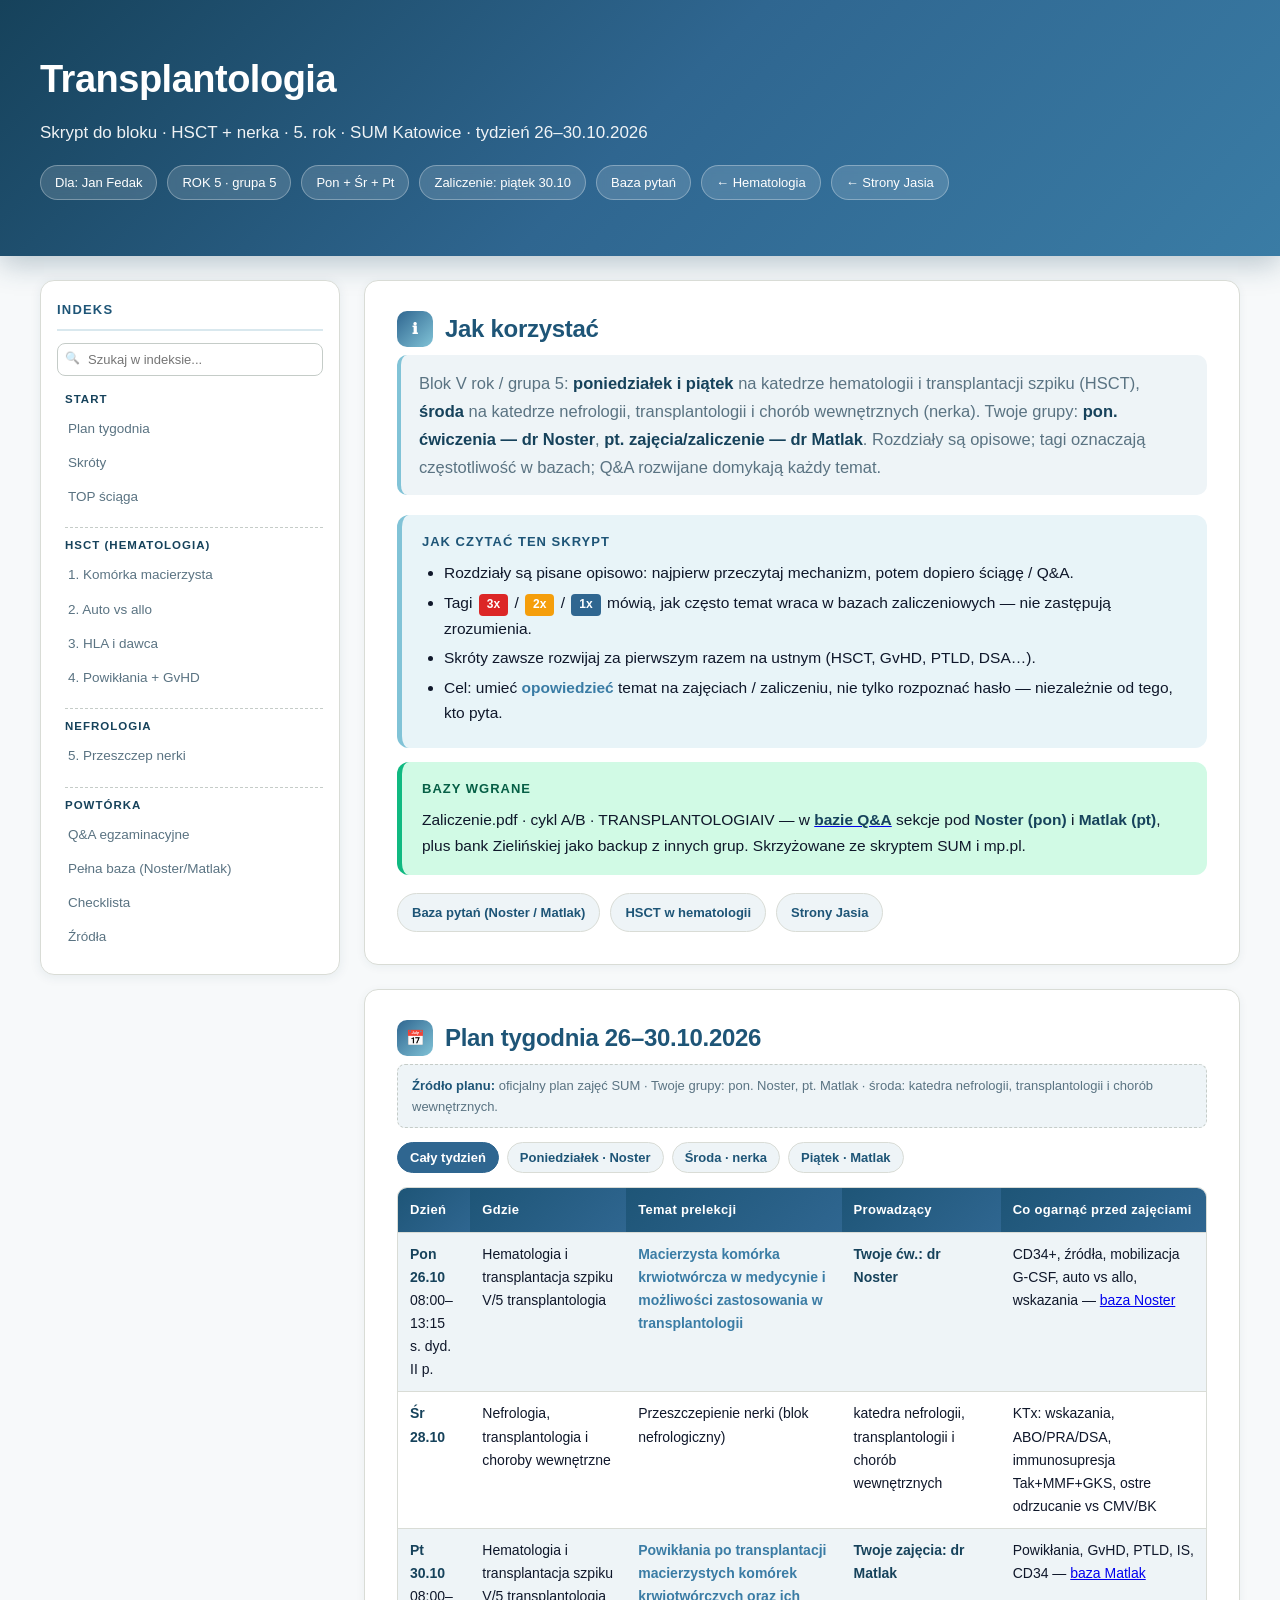
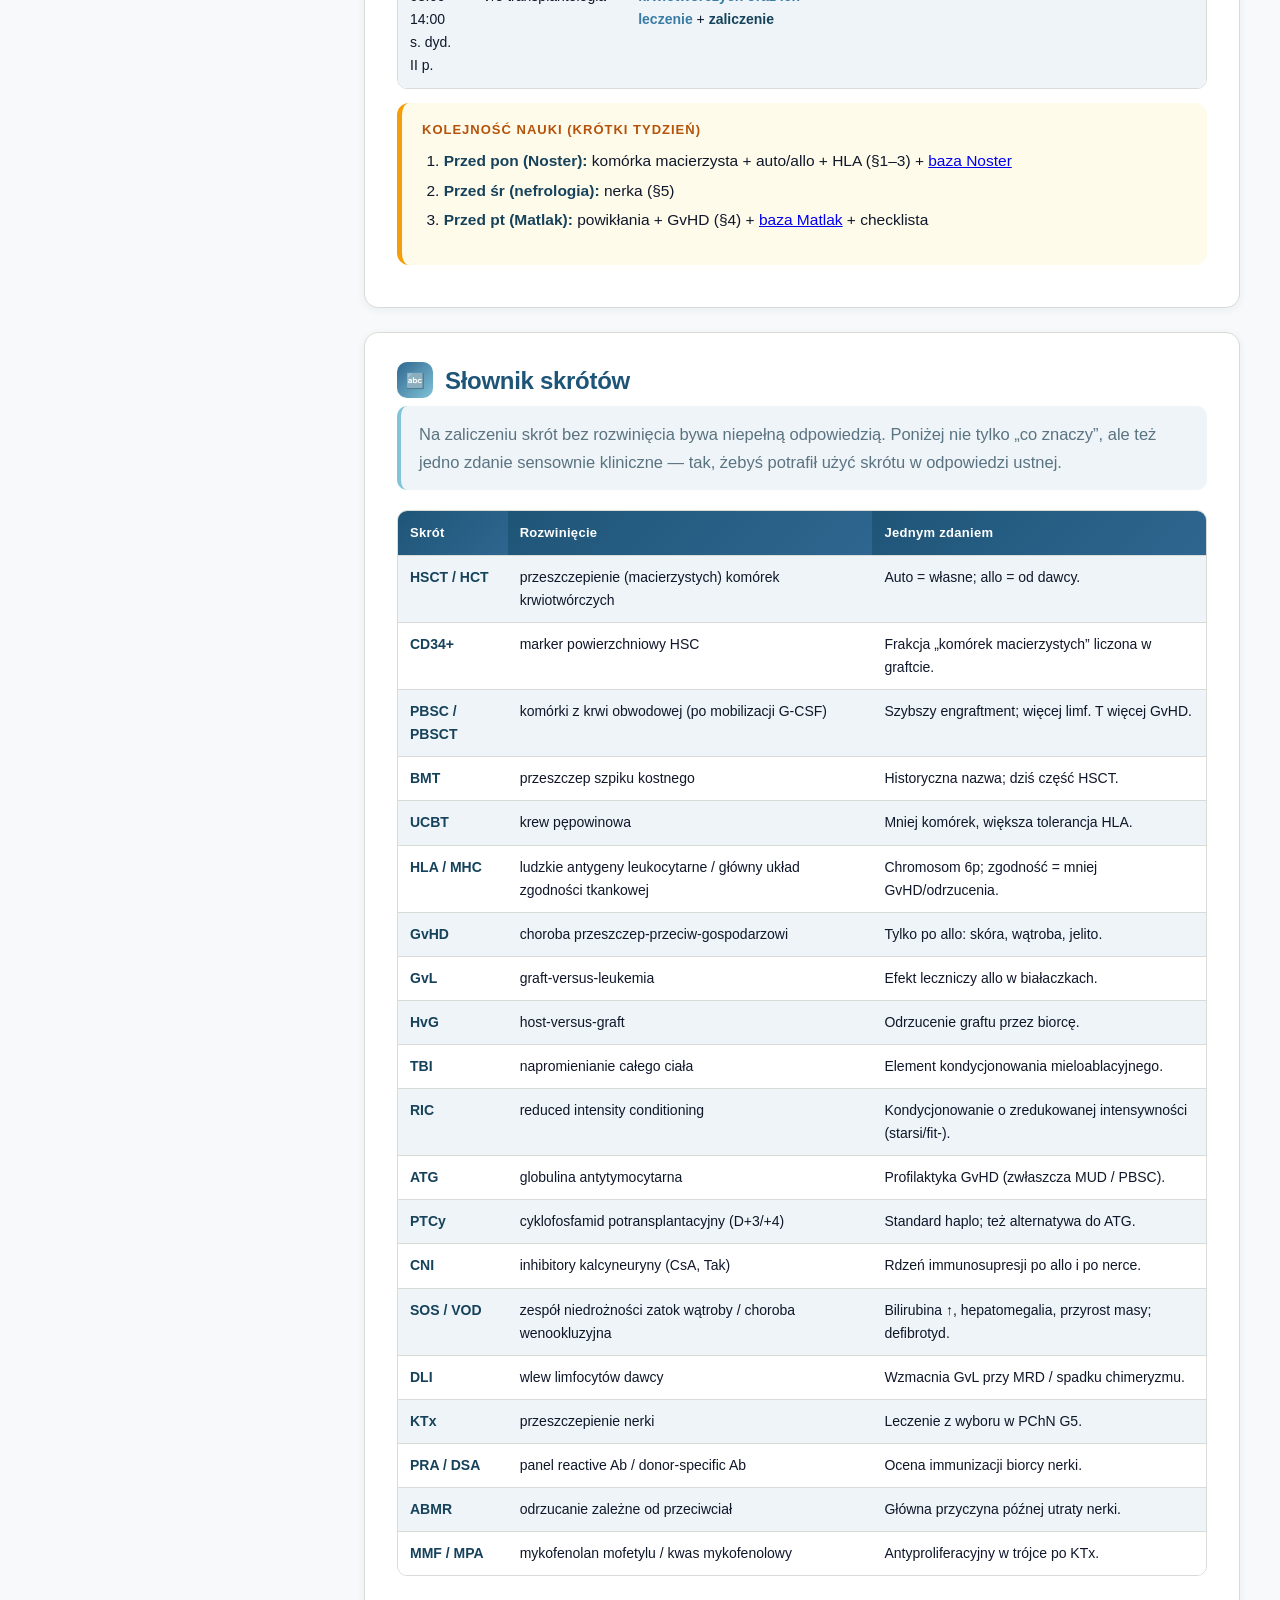
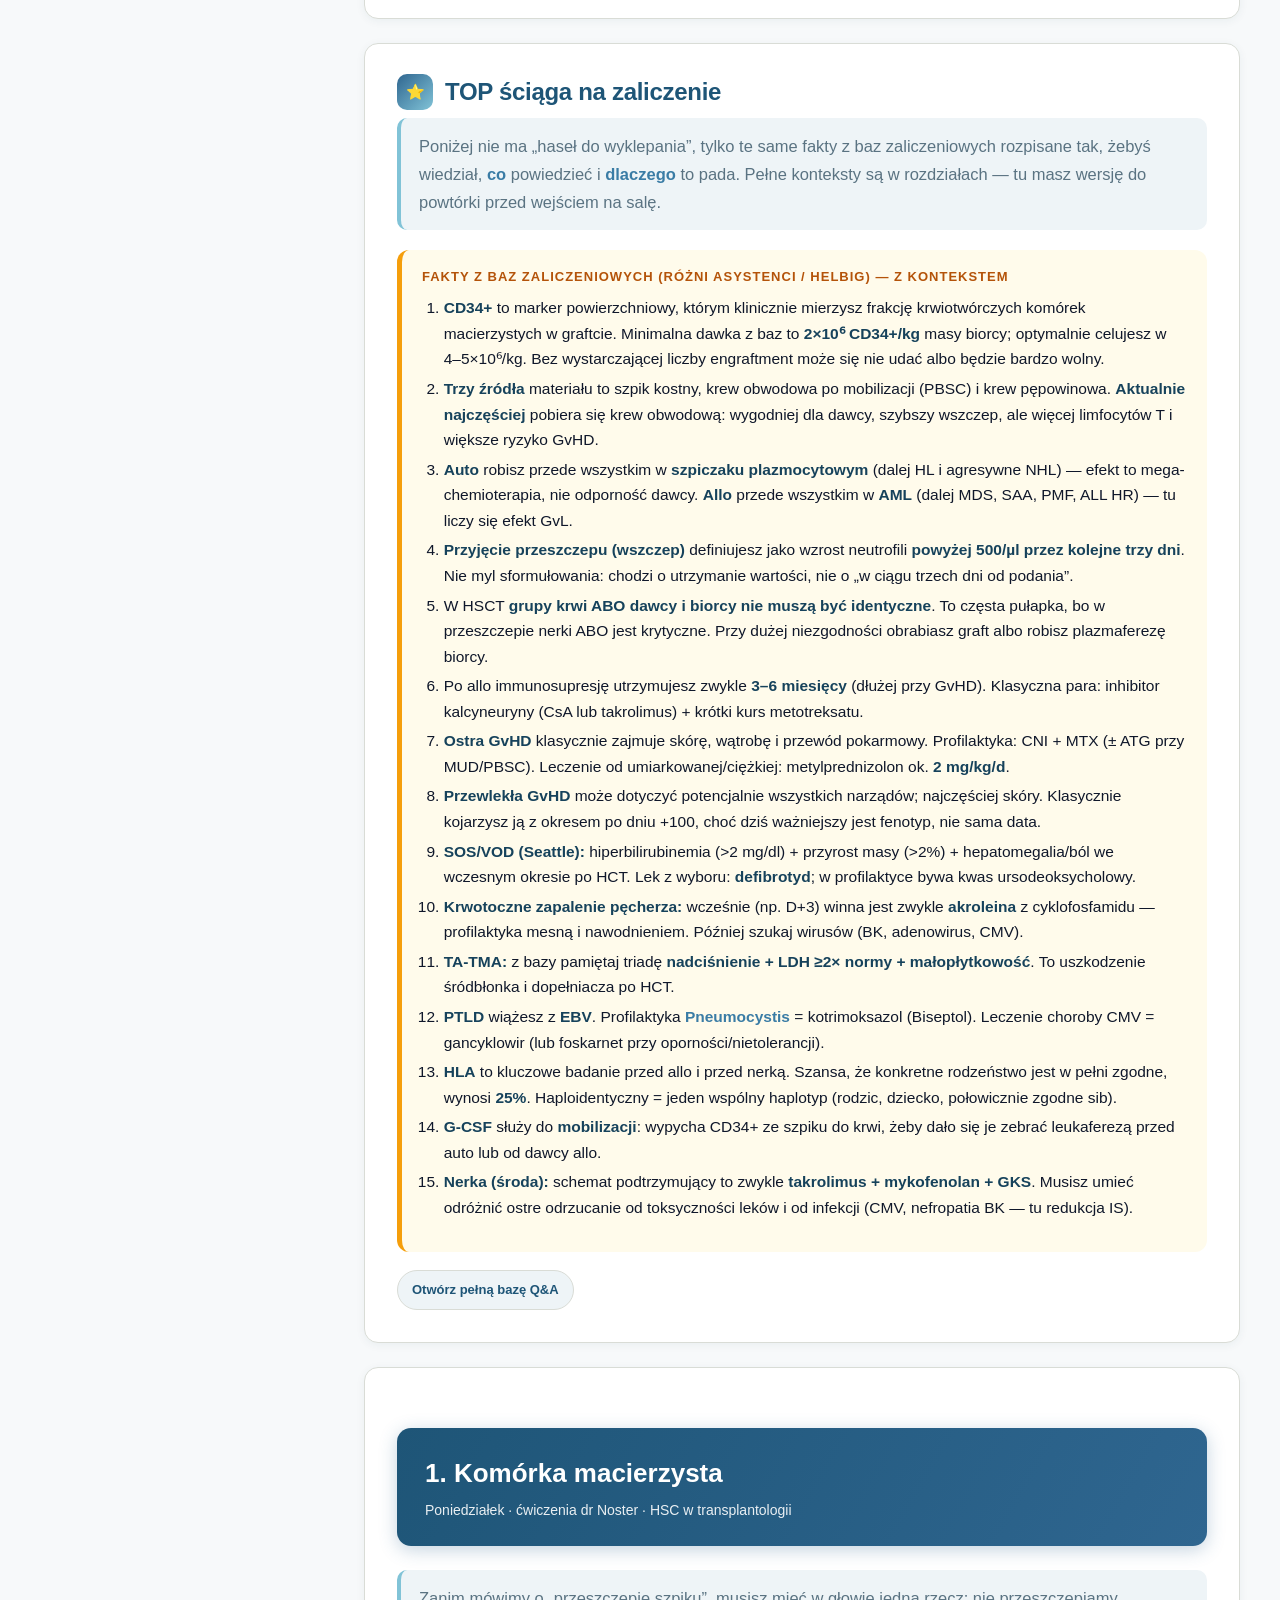
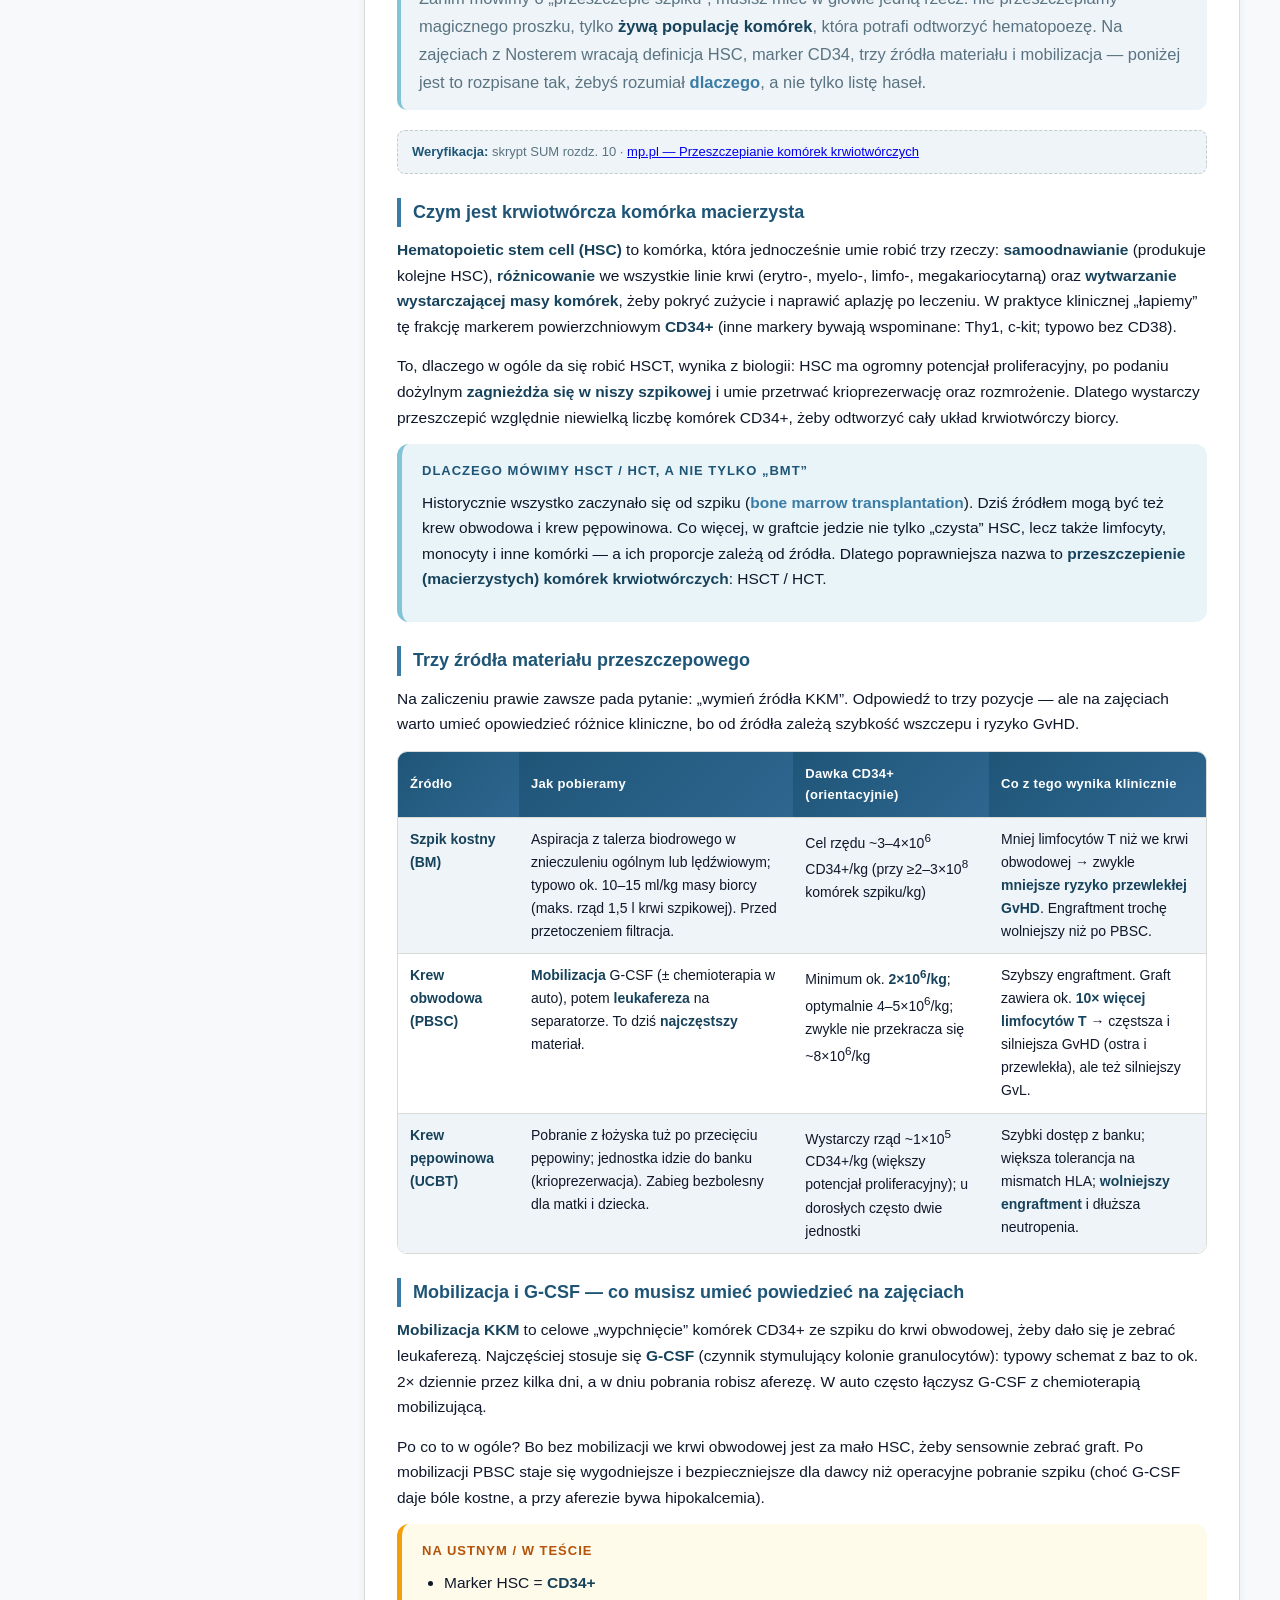
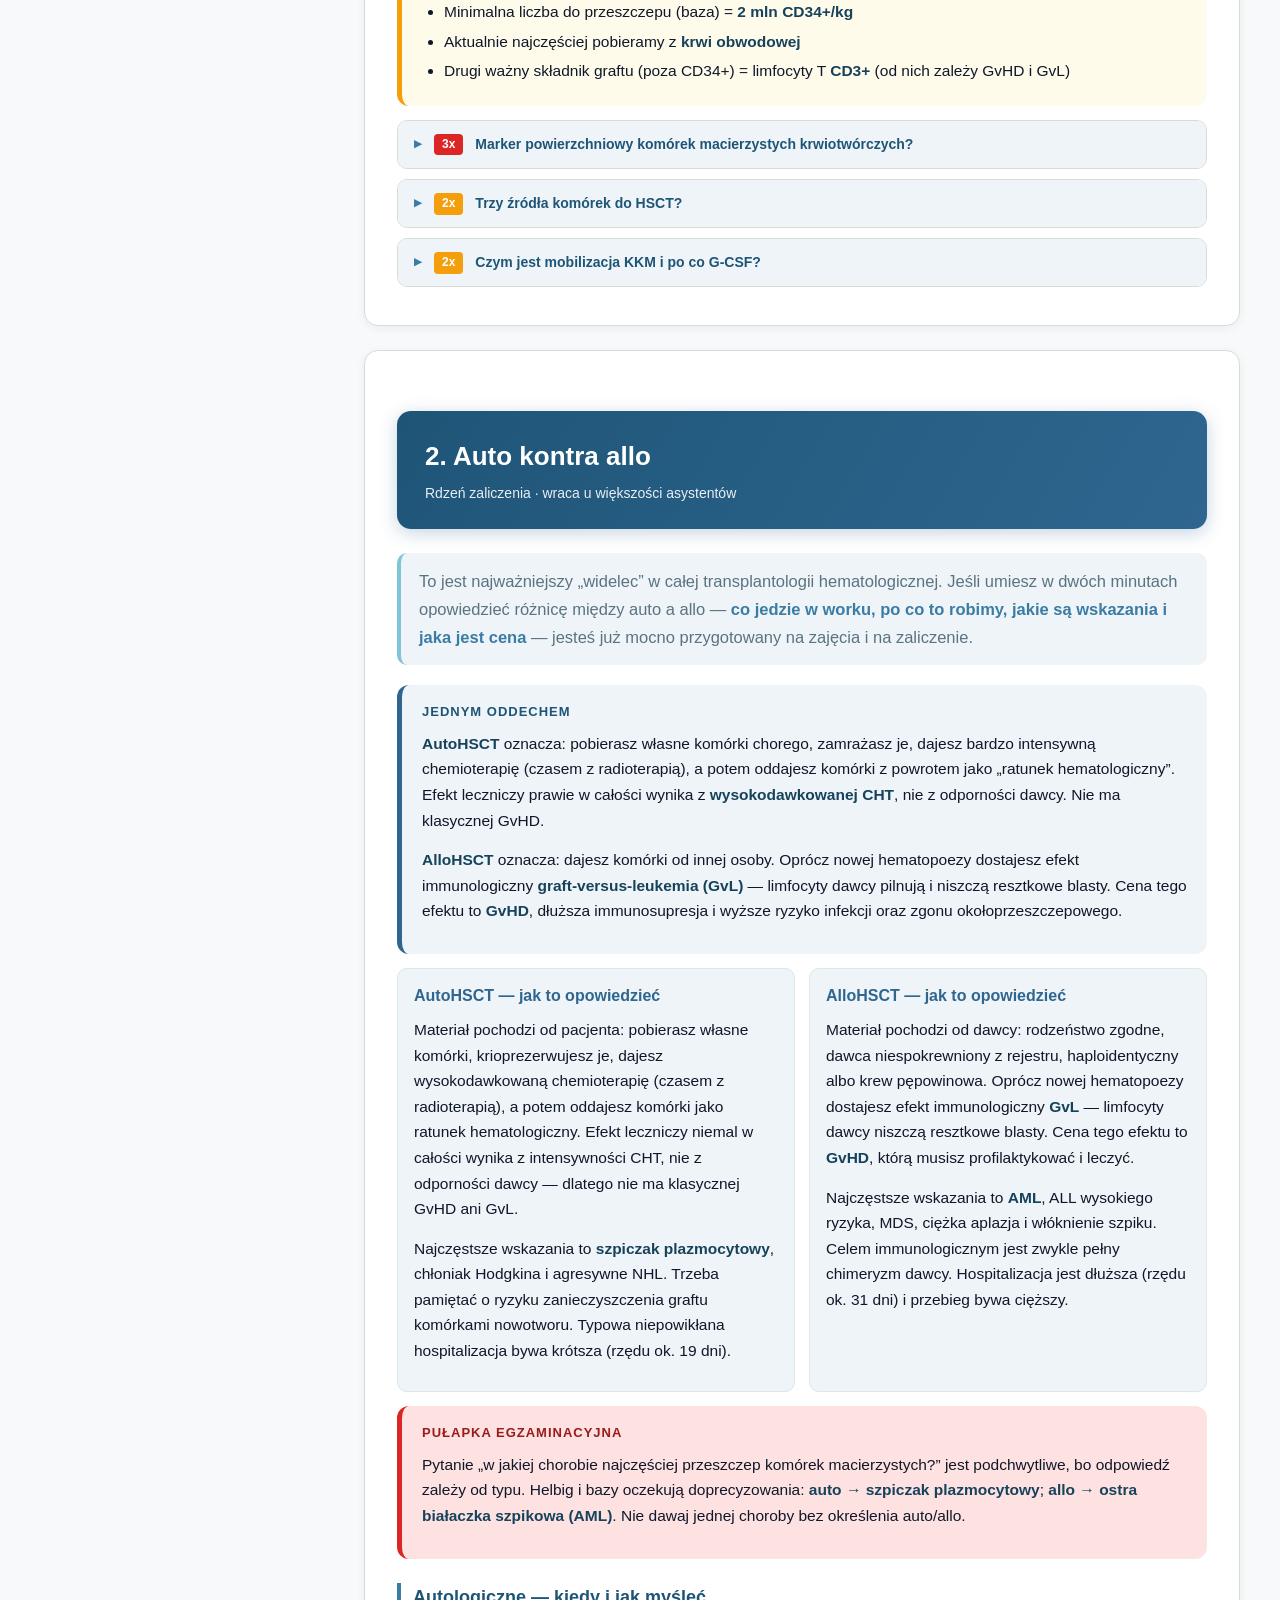
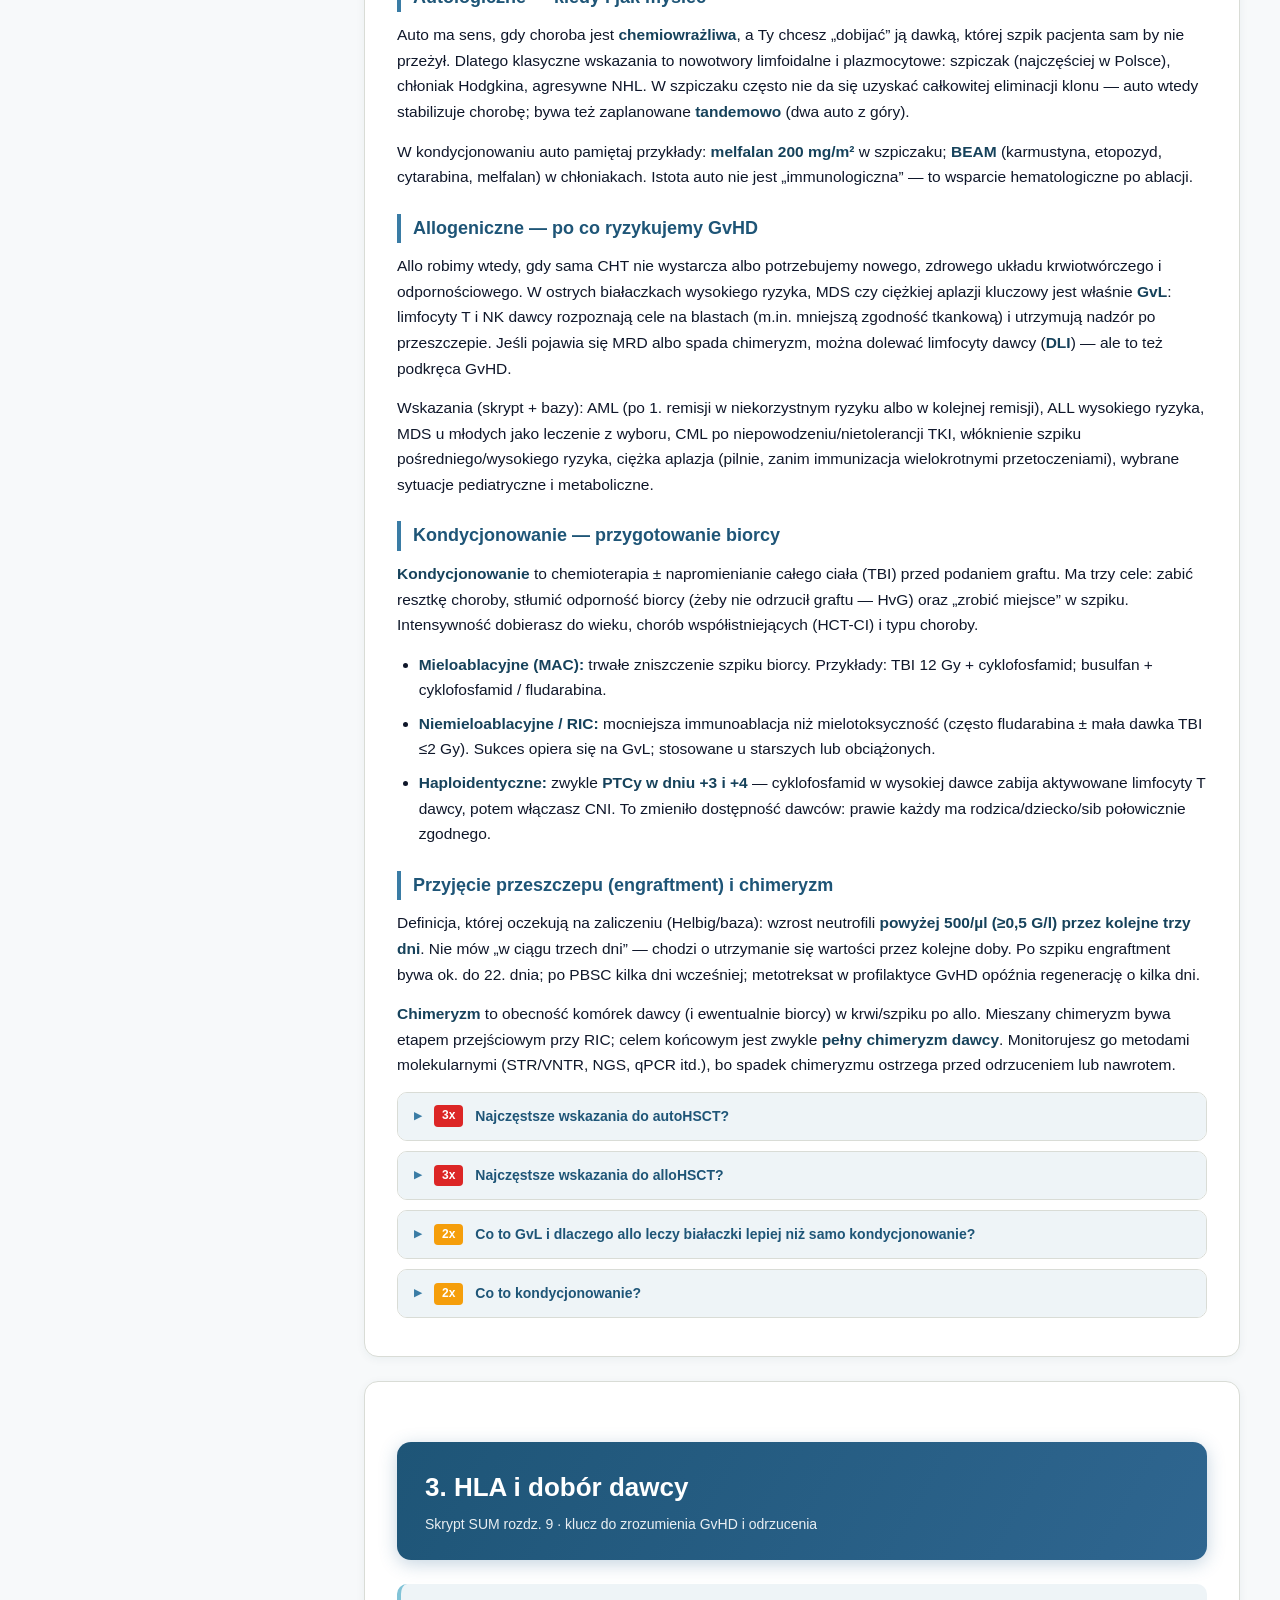
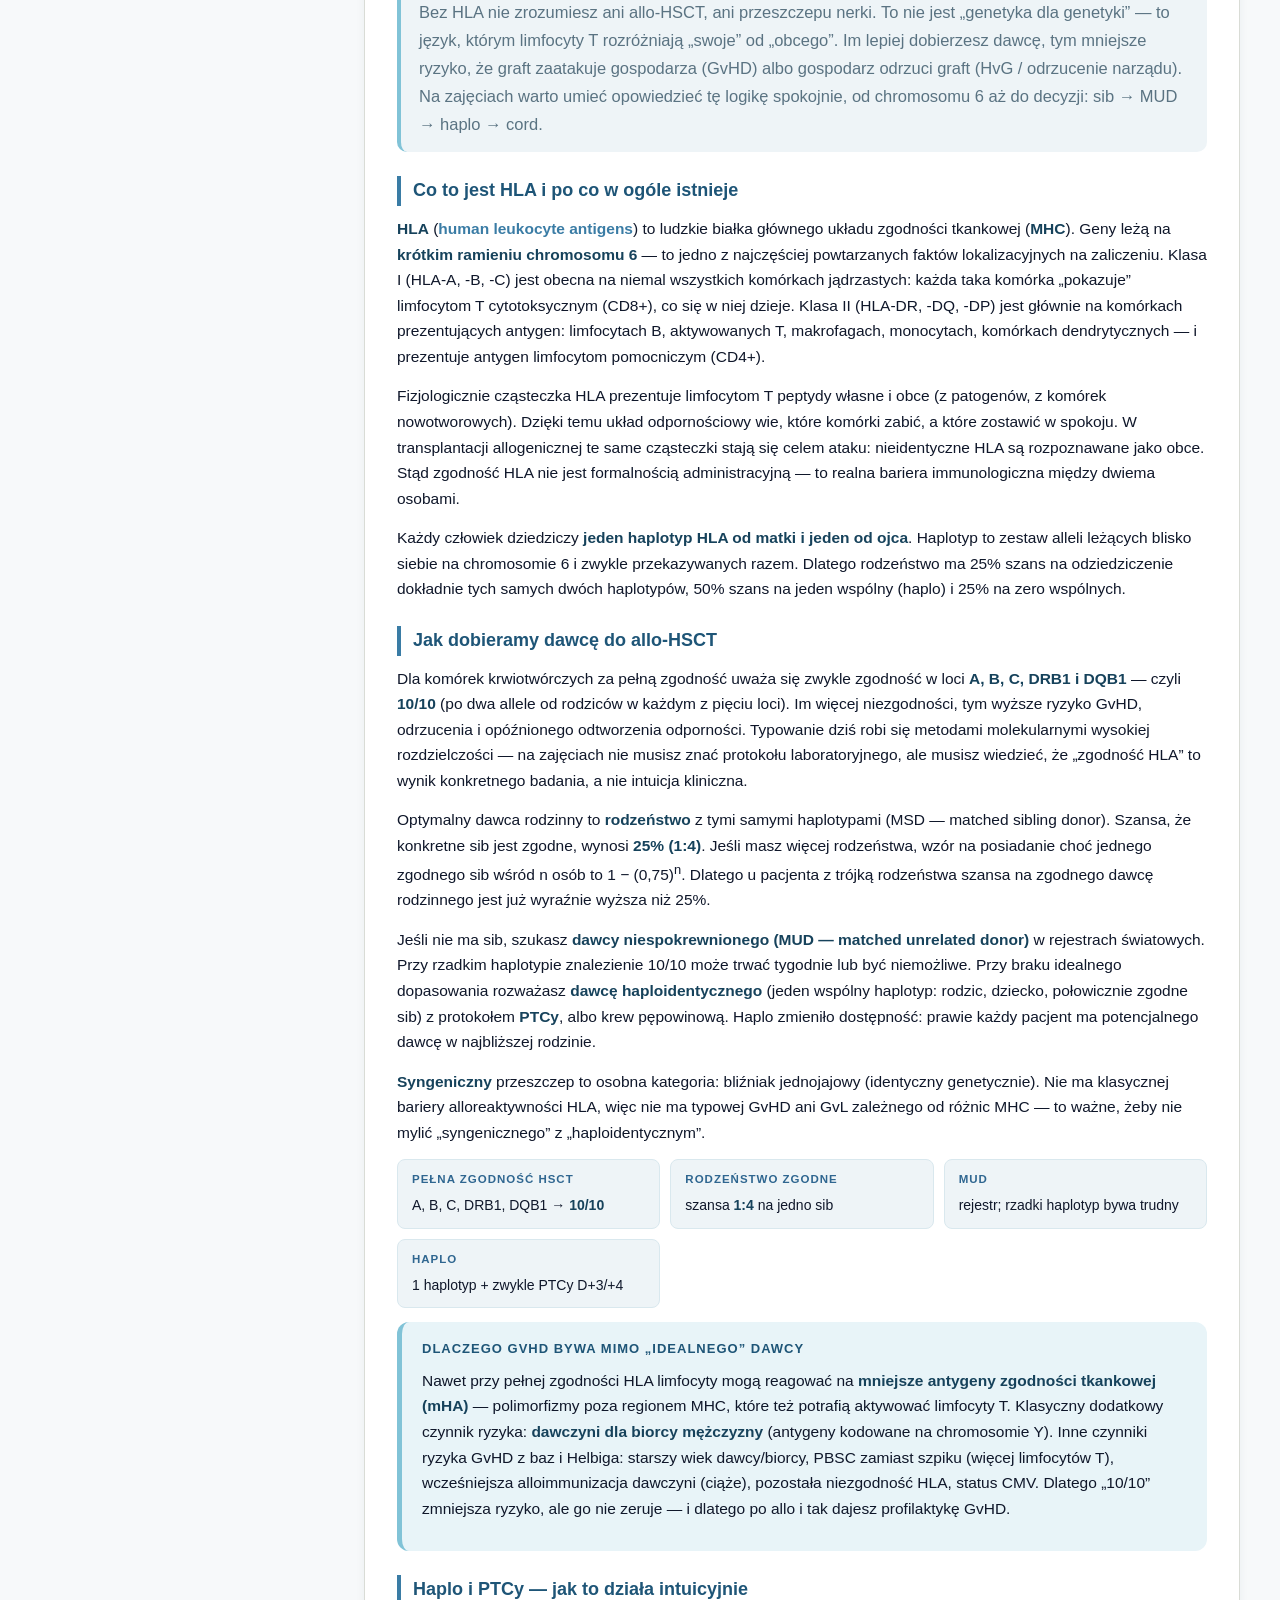
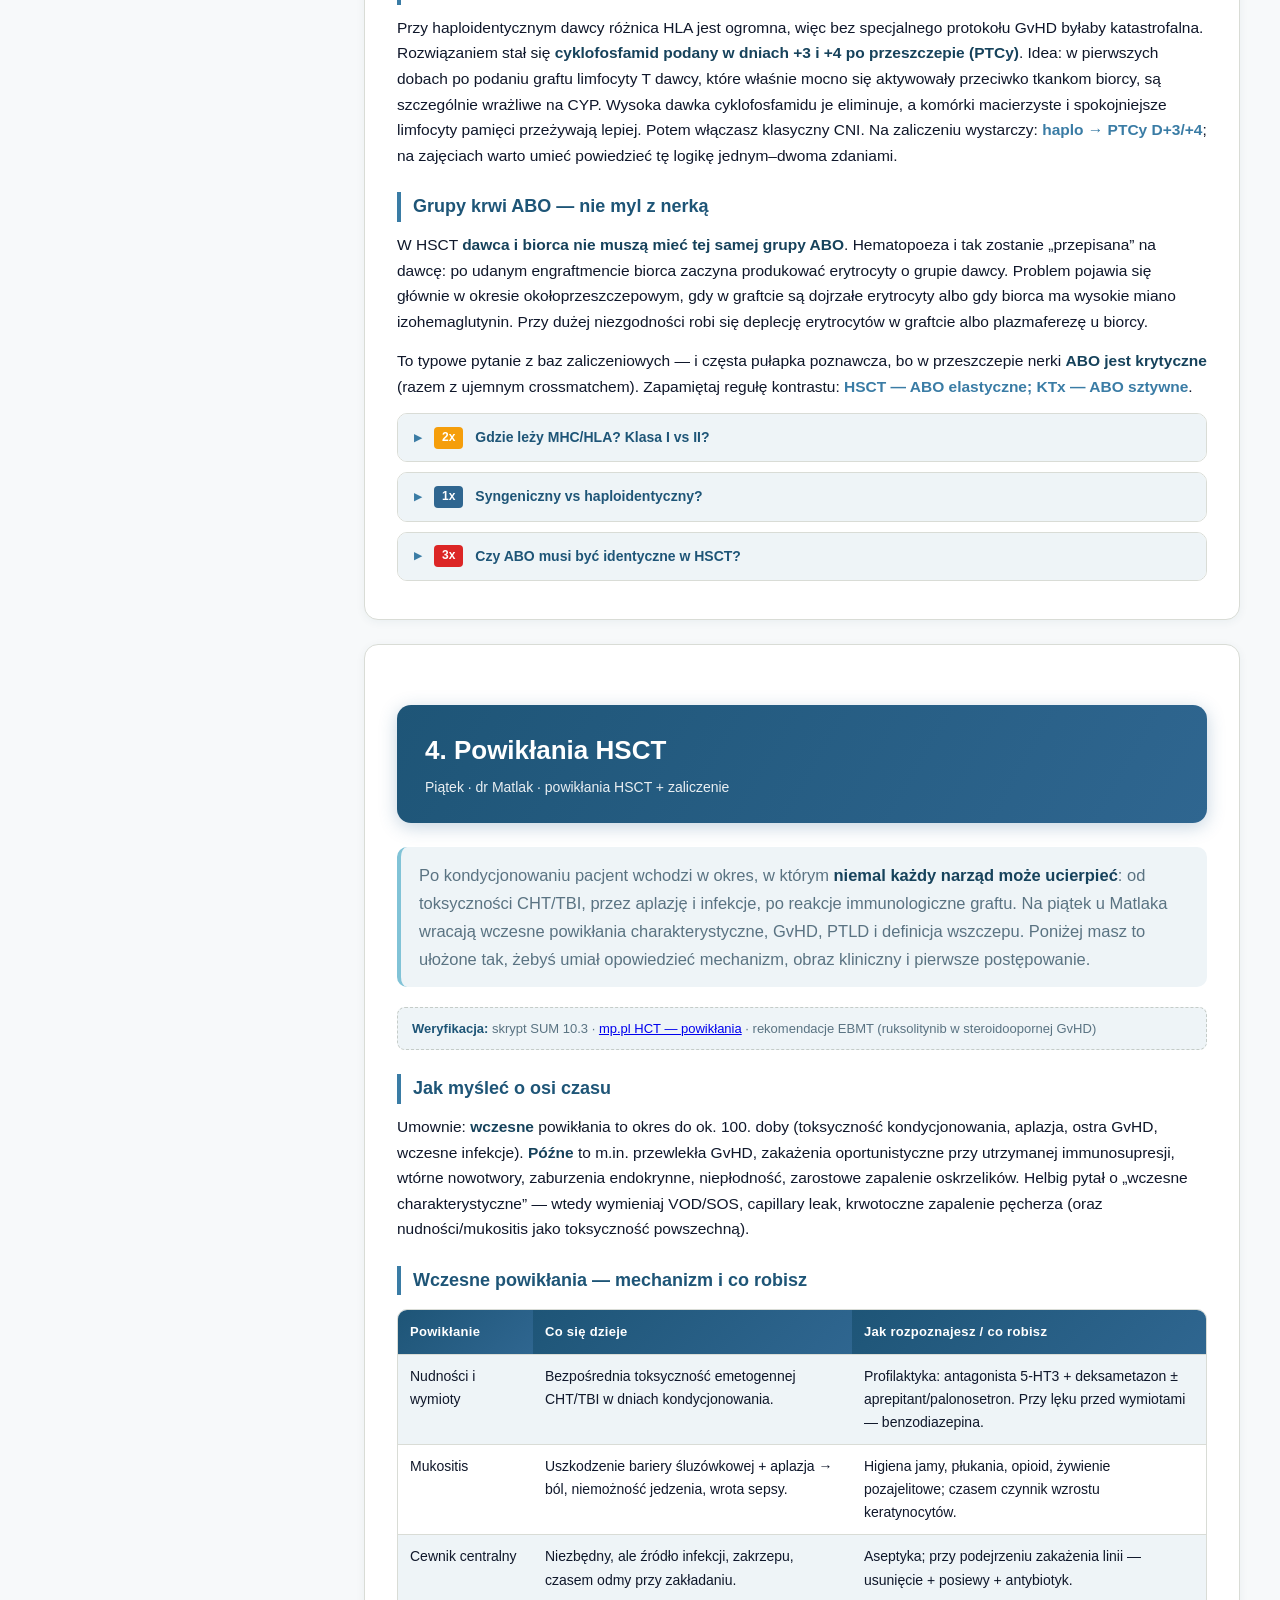
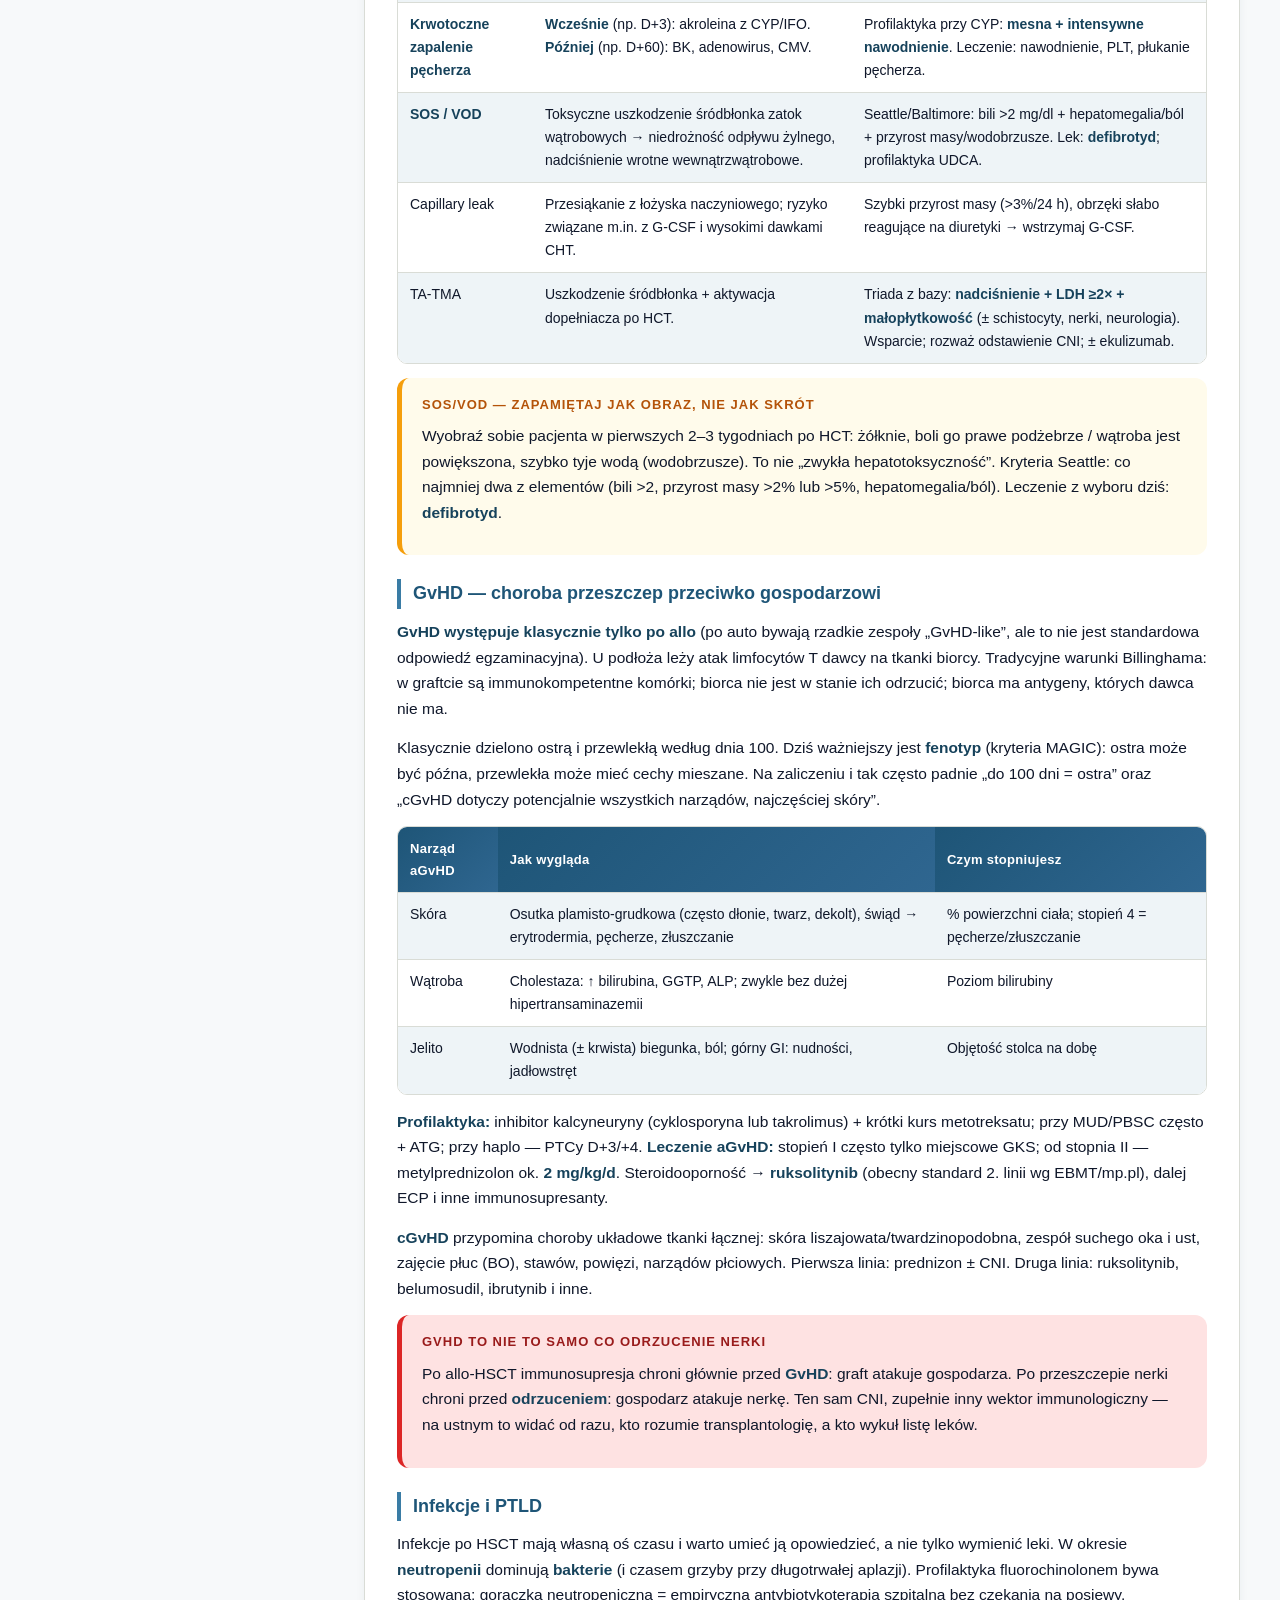
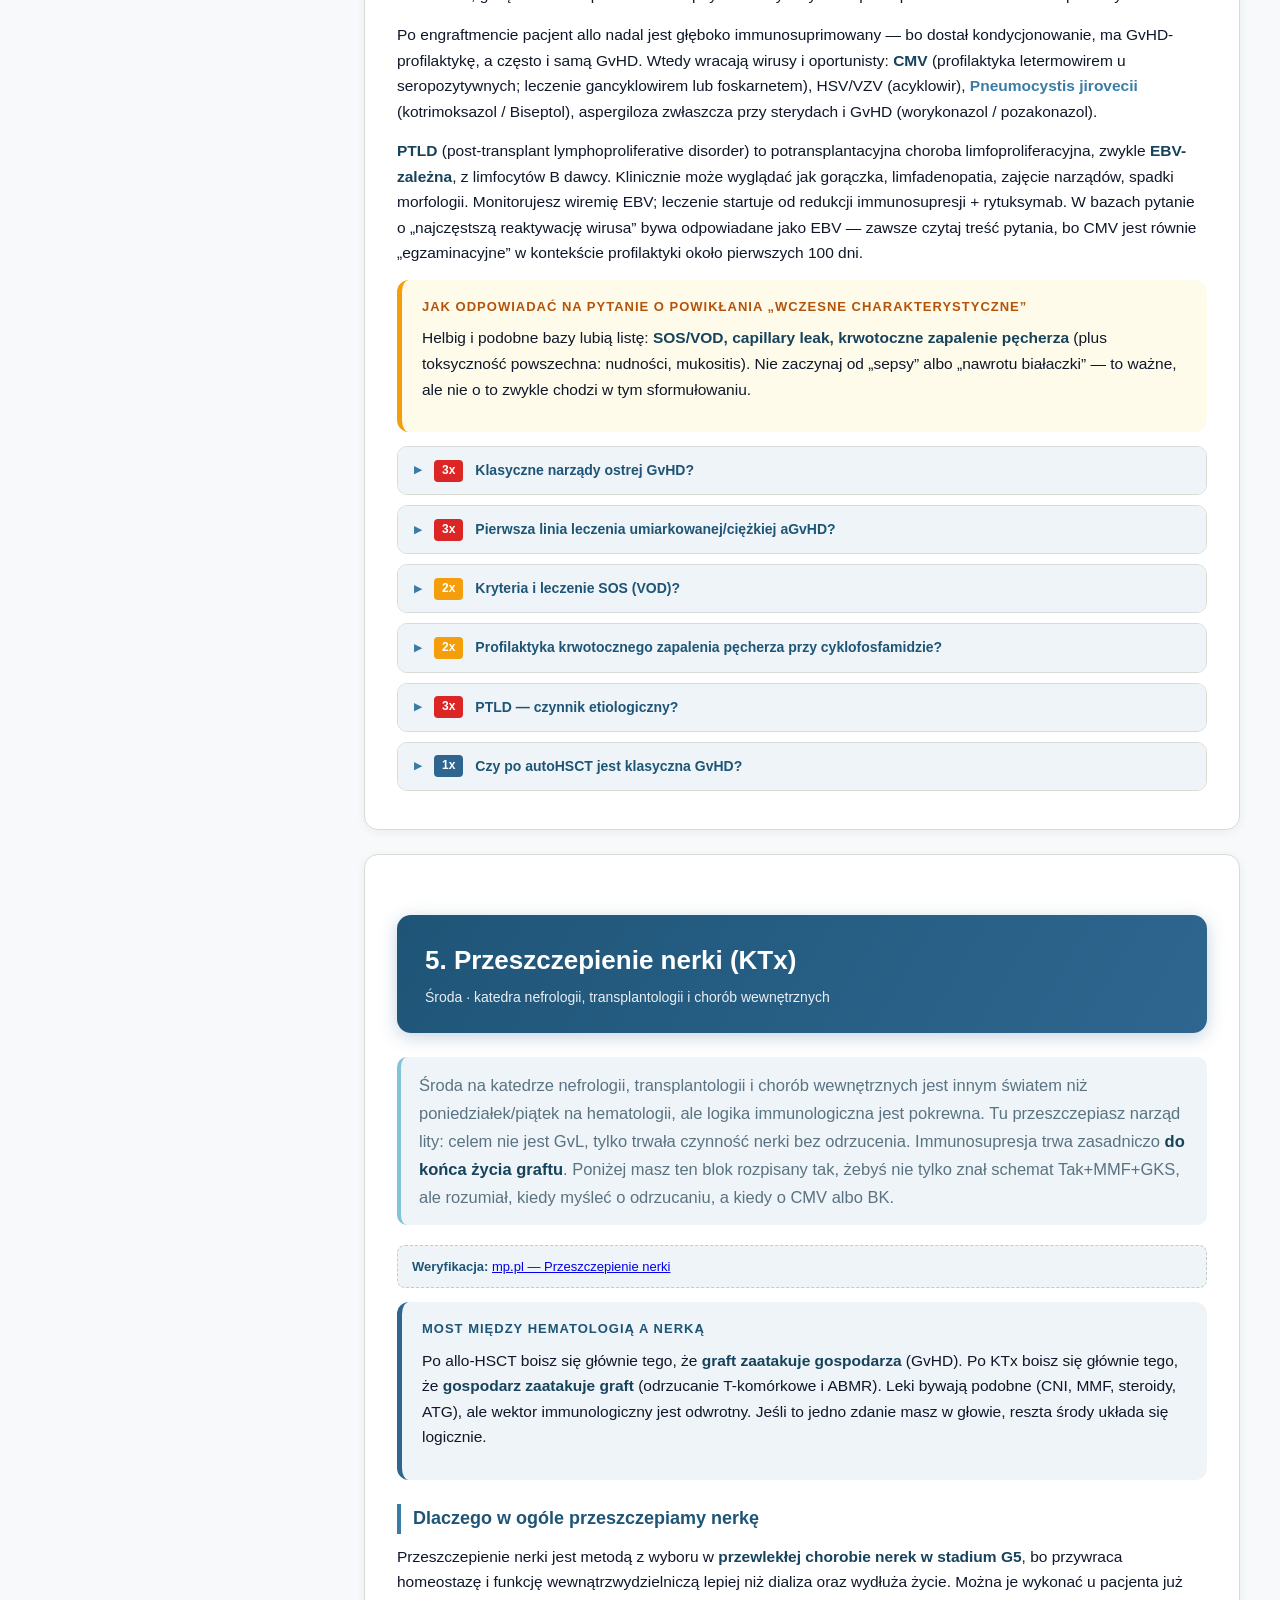
<file: jasiu/rok-5/transplantologia/index.html>
<!DOCTYPE html>
<html lang="pl">
<head>
<meta charset="UTF-8">
<meta name="viewport" content="width=device-width, initial-scale=1.0">
<title>Skrypt — Transplantologia (SUM)</title>
<meta name="robots" content="noindex, nofollow">
<link rel="icon" type="image/svg+xml" href="favicon.svg">
<link rel="stylesheet" href="style.css">
</head>
<body>

<header class="hero">
  <h1>Transplantologia</h1>
  <div class="subtitle">Skrypt do bloku · HSCT + nerka · 5. rok · SUM Katowice · tydzień 26–30.10.2026</div>
  <div class="hero-meta">
    <span class="chip">Dla: Jan Fedak</span>
    <span class="chip">ROK 5 · grupa 5</span>
    <span class="chip">Pon + Śr + Pt</span>
    <span class="chip">Zaliczenie: piątek 30.10</span>
    <a class="chip chip-link" href="baza.html">Baza pytań</a>
    <a class="chip chip-link" href="../hematologia/">← Hematologia</a>
    <a class="chip chip-link" href="../../">← Strony Jasia</a>
  </div>
</header>

<div class="wrap">
<nav class="sidebar" id="toc">
<h3>Indeks</h3>
<div class="toc-search"><input id="tocSearch" type="text" placeholder="Szukaj w indeksie..." aria-label="Szukaj w indeksie"></div>
<ol id="tocList">
<li class="group-title">Start</li>
<li><a href="#plan">Plan tygodnia</a></li>
<li><a href="#skroty">Skróty</a></li>
<li><a href="#top">TOP ściąga</a></li>
<li class="group-title">HSCT (hematologia)</li>
<li><a href="#ch1">1. Komórka macierzysta</a></li>
<li><a href="#ch2">2. Auto vs allo</a></li>
<li><a href="#ch3">3. HLA i dawca</a></li>
<li><a href="#ch4">4. Powikłania + GvHD</a></li>
<li class="group-title">Nefrologia</li>
<li><a href="#ch5">5. Przeszczep nerki</a></li>
<li class="group-title">Powtórka</li>
<li><a href="#qa">Q&amp;A egzaminacyjne</a></li>
<li><a href="baza.html">Pełna baza (Noster/Matlak)</a></li>
<li><a href="#checklista">Checklista</a></li>
<li><a href="#zrodla">Źródła</a></li>
</ol>
</nav><main><section class="card" id="intro">
<h2 class="section-title"><span class="num">ℹ</span>Jak korzystać</h2>
<p class="lead">Blok V rok / grupa 5: <strong>poniedziałek i piątek</strong> na katedrze hematologii i transplantacji szpiku (HSCT), <strong>środa</strong> na katedrze nefrologii, transplantologii i chorób wewnętrznych (nerka). Twoje grupy: <strong>pon. ćwiczenia — dr Noster</strong>, <strong>pt. zajęcia/zaliczenie — dr Matlak</strong>. Rozdziały są opisowe; tagi oznaczają częstotliwość w bazach; Q&amp;A rozwijane domykają każdy temat.</p>
<div class="box box-clave">
<div class="box-title">Jak czytać ten skrypt</div>
<ul>
<li>Rozdziały są pisane opisowo: najpierw przeczytaj mechanizm, potem dopiero ściągę / Q&amp;A.</li>
<li>Tagi <span class="tag danger">3x</span> / <span class="tag warn">2x</span> / <span class="tag">1x</span> mówią, jak często temat wraca w bazach zaliczeniowych — nie zastępują zrozumienia.</li>
<li>Skróty zawsze rozwijaj za pierwszym razem na ustnym (HSCT, GvHD, PTLD, DSA…).</li>
<li>Cel: umieć <em>opowiedzieć</em> temat na zajęciach / zaliczeniu, nie tylko rozpoznać hasło — niezależnie od tego, kto pyta.</li>
</ul>
</div>
<div class="box box-tip">
<div class="box-title">Bazy wgrane</div>
<p style="margin:0">Zaliczenie.pdf · cykl A/B · TRANSPLANTOLOGIAIV — w <a href="baza.html"><strong>bazie Q&amp;A</strong></a> sekcje pod <strong>Noster (pon)</strong> i <strong>Matlak (pt)</strong>, plus bank Zielińskiej jako backup z innych grup. Skrzyżowane ze skryptem SUM i mp.pl.</p>
</div>
<div class="action-row"><a class="btn-soft" href="baza.html">Baza pytań (Noster / Matlak) </a><a class="btn-soft" href="../hematologia/#ch10">HSCT w hematologii </a><a class="btn-soft" href="../../">Strony Jasia</a>
</div>
</section><section class="card" id="plan">
<h2 class="section-title"><span class="num">📅</span>Plan tygodnia 26–30.10.2026</h2>
<p class="source-ref"><strong>Źródło planu:</strong> oficjalny plan zajęć SUM · Twoje grupy: pon. Noster, pt. Matlak · środa: katedra nefrologii, transplantologii i chorób wewnętrznych.</p>
<div class="day-switch" role="group" aria-label="Filtr dnia nauki">
  <button type="button" data-day="all" aria-pressed="true">Cały tydzień</button>
  <button type="button" data-day="pon" aria-pressed="false">Poniedziałek · Noster</button>
  <button type="button" data-day="sr" aria-pressed="false">Środa · nerka</button>
  <button type="button" data-day="pt" aria-pressed="false">Piątek · Matlak</button>
</div>
<div class="table-wrap"><table>
<tr><th>Dzień</th><th>Gdzie</th><th>Temat prelekcji</th><th>Prowadzący</th><th>Co ogarnąć przed zajęciami</th></tr>
<tr class="plan-row" data-day="pon"><td><strong>Pon 26.10</strong><br>08:00–13:15<br>s. dyd. II p.</td><td>Hematologia i transplantacja szpiku<br>V/5 transplantologia</td><td><em>Macierzysta komórka krwiotwórcza w medycynie i możliwości zastosowania w transplantologii</em></td><td><strong>Twoje ćw.: dr Noster</strong></td><td>CD34+, źródła, mobilizacja G-CSF, auto vs allo, wskazania — <a href="baza.html#noster">baza Noster</a></td>
</tr>
<tr class="plan-row" data-day="sr"><td><strong>Śr 28.10</strong></td><td>Nefrologia, transplantologia i choroby wewnętrzne</td><td>Przeszczepienie nerki (blok nefrologiczny)</td><td>katedra nefrologii, transplantologii i chorób wewnętrznych</td><td>KTx: wskazania, ABO/PRA/DSA, immunosupresja Tak+MMF+GKS, ostre odrzucanie vs CMV/BK</td>
</tr>
<tr class="plan-row" data-day="pt"><td><strong>Pt 30.10</strong><br>08:00–14:00<br>s. dyd. II p.</td><td>Hematologia i transplantacja szpiku<br>V/5 transplantologia</td><td><em>Powikłania po transplantacji macierzystych komórek krwiotwórczych oraz ich leczenie</em> + <strong>zaliczenie</strong></td><td><strong>Twoje zajęcia: dr Matlak</strong></td><td>Powikłania, GvHD, PTLD, IS, CD34 — <a href="baza.html#matlak">baza Matlak</a></td>
</tr>
</table></div><div class="box box-mnemo">
<div class="box-title">Kolejność nauki (krótki tydzień)</div>
<ol>
<li><strong>Przed pon (Noster):</strong> komórka macierzysta + auto/allo + HLA (§1–3) + <a href="baza.html#noster">baza Noster</a></li>
<li><strong>Przed śr (nefrologia):</strong> nerka (§5)</li>
<li><strong>Przed pt (Matlak):</strong> powikłania + GvHD (§4) + <a href="baza.html#matlak">baza Matlak</a> + checklista</li>
</ol>
</div>
</section><section class="card" id="skroty">
<h2 class="section-title"><span class="num">🔤</span>Słownik skrótów</h2>
<p class="lead">Na zaliczeniu skrót bez rozwinięcia bywa niepełną odpowiedzią. Poniżej nie tylko „co znaczy”, ale też jedno zdanie sensownie kliniczne — tak, żebyś potrafił użyć skrótu w odpowiedzi ustnej.</p>
<div class="table-wrap"><table>
<tr><th>Skrót</th><th>Rozwinięcie</th><th>Jednym zdaniem</th></tr>
<tr><td><strong>HSCT / HCT</strong></td><td>przeszczepienie (macierzystych) komórek krwiotwórczych</td><td>Auto = własne; allo = od dawcy.</td></tr>
<tr><td><strong>CD34+</strong></td><td>marker powierzchniowy HSC</td><td>Frakcja „komórek macierzystych” liczona w graftcie.</td></tr>
<tr><td><strong>PBSC / PBSCT</strong></td><td>komórki z krwi obwodowej (po mobilizacji G-CSF)</td><td>Szybszy engraftment; więcej limf. T więcej GvHD.</td></tr>
<tr><td><strong>BMT</strong></td><td>przeszczep szpiku kostnego</td><td>Historyczna nazwa; dziś część HSCT.</td></tr>
<tr><td><strong>UCBT</strong></td><td>krew pępowinowa</td><td>Mniej komórek, większa tolerancja HLA.</td></tr>
<tr><td><strong>HLA / MHC</strong></td><td>ludzkie antygeny leukocytarne / główny układ zgodności tkankowej</td><td>Chromosom 6p; zgodność = mniej GvHD/odrzucenia.</td></tr>
<tr><td><strong>GvHD</strong></td><td>choroba przeszczep-przeciw-gospodarzowi</td><td>Tylko po allo: skóra, wątroba, jelito.</td></tr>
<tr><td><strong>GvL</strong></td><td>graft-versus-leukemia</td><td>Efekt leczniczy allo w białaczkach.</td></tr>
<tr><td><strong>HvG</strong></td><td>host-versus-graft</td><td>Odrzucenie graftu przez biorcę.</td></tr>
<tr><td><strong>TBI</strong></td><td>napromienianie całego ciała</td><td>Element kondycjonowania mieloablacyjnego.</td></tr>
<tr><td><strong>RIC</strong></td><td>reduced intensity conditioning</td><td>Kondycjonowanie o zredukowanej intensywności (starsi/fit-).</td></tr>
<tr><td><strong>ATG</strong></td><td>globulina antytymocytarna</td><td>Profilaktyka GvHD (zwłaszcza MUD / PBSC).</td></tr>
<tr><td><strong>PTCy</strong></td><td>cyklofosfamid potransplantacyjny (D+3/+4)</td><td>Standard haplo; też alternatywa do ATG.</td></tr>
<tr><td><strong>CNI</strong></td><td>inhibitory kalcyneuryny (CsA, Tak)</td><td>Rdzeń immunosupresji po allo i po nerce.</td></tr>
<tr><td><strong>SOS / VOD</strong></td><td>zespół niedrożności zatok wątroby / choroba wenookluzyjna</td><td>Bilirubina ↑, hepatomegalia, przyrost masy; defibrotyd.</td></tr>
<tr><td><strong>DLI</strong></td><td>wlew limfocytów dawcy</td><td>Wzmacnia GvL przy MRD / spadku chimeryzmu.</td></tr>
<tr><td><strong>KTx</strong></td><td>przeszczepienie nerki</td><td>Leczenie z wyboru w PChN G5.</td></tr>
<tr><td><strong>PRA / DSA</strong></td><td>panel reactive Ab / donor-specific Ab</td><td>Ocena immunizacji biorcy nerki.</td></tr>
<tr><td><strong>ABMR</strong></td><td>odrzucanie zależne od przeciwciał</td><td>Główna przyczyna późnej utraty nerki.</td></tr>
<tr><td><strong>MMF / MPA</strong></td><td>mykofenolan mofetylu / kwas mykofenolowy</td><td>Antyproliferacyjny w trójce po KTx.</td></tr>
</table></div>
</section><section class="card" id="top">
<h2 class="section-title"><span class="num">⭐</span>TOP ściąga na zaliczenie</h2>
<p class="lead">Poniżej nie ma „haseł do wyklepania”, tylko te same fakty z baz zaliczeniowych rozpisane tak, żebyś wiedział, <em>co</em> powiedzieć i <em>dlaczego</em> to pada. Pełne konteksty są w rozdziałach — tu masz wersję do powtórki przed wejściem na salę.</p>
<div class="box box-mnemo">
<div class="box-title">Fakty z baz zaliczeniowych (różni asystenci / Helbig) — z kontekstem</div>
<ol>
<li><strong>CD34+</strong> to marker powierzchniowy, którym klinicznie mierzysz frakcję krwiotwórczych komórek macierzystych w graftcie. Minimalna dawka z baz to <strong>2×10⁶ CD34+/kg</strong> masy biorcy; optymalnie celujesz w 4–5×10⁶/kg. Bez wystarczającej liczby engraftment może się nie udać albo będzie bardzo wolny.</li>
<li><strong>Trzy źródła</strong> materiału to szpik kostny, krew obwodowa po mobilizacji (PBSC) i krew pępowinowa. <strong>Aktualnie najczęściej</strong> pobiera się krew obwodową: wygodniej dla dawcy, szybszy wszczep, ale więcej limfocytów T i większe ryzyko GvHD.</li>
<li><strong>Auto</strong> robisz przede wszystkim w <strong>szpiczaku plazmocytowym</strong> (dalej HL i agresywne NHL) — efekt to mega-chemioterapia, nie odporność dawcy. <strong>Allo</strong> przede wszystkim w <strong>AML</strong> (dalej MDS, SAA, PMF, ALL HR) — tu liczy się efekt GvL.</li>
<li><strong>Przyjęcie przeszczepu (wszczep)</strong> definiujesz jako wzrost neutrofili <strong>powyżej 500/µl przez kolejne trzy dni</strong>. Nie myl sformułowania: chodzi o utrzymanie wartości, nie o „w ciągu trzech dni od podania”.</li>
<li>W HSCT <strong>grupy krwi ABO dawcy i biorcy nie muszą być identyczne</strong>. To częsta pułapka, bo w przeszczepie nerki ABO jest krytyczne. Przy dużej niezgodności obrabiasz graft albo robisz plazmaferezę biorcy.</li>
<li>Po allo immunosupresję utrzymujesz zwykle <strong>3–6 miesięcy</strong> (dłużej przy GvHD). Klasyczna para: inhibitor kalcyneuryny (CsA lub takrolimus) + krótki kurs metotreksatu.</li>
<li><strong>Ostra GvHD</strong> klasycznie zajmuje skórę, wątrobę i przewód pokarmowy. Profilaktyka: CNI + MTX (± ATG przy MUD/PBSC). Leczenie od umiarkowanej/ciężkiej: metylprednizolon ok. <strong>2 mg/kg/d</strong>.</li>
<li><strong>Przewlekła GvHD</strong> może dotyczyć potencjalnie wszystkich narządów; najczęściej skóry. Klasycznie kojarzysz ją z okresem po dniu +100, choć dziś ważniejszy jest fenotyp, nie sama data.</li>
<li><strong>SOS/VOD (Seattle):</strong> hiperbilirubinemia (&gt;2 mg/dl) + przyrost masy (&gt;2%) + hepatomegalia/ból we wczesnym okresie po HCT. Lek z wyboru: <strong>defibrotyd</strong>; w profilaktyce bywa kwas ursodeoksycholowy.</li>
<li><strong>Krwotoczne zapalenie pęcherza:</strong> wcześnie (np. D+3) winna jest zwykle <strong>akroleina</strong> z cyklofosfamidu — profilaktyka mesną i nawodnieniem. Później szukaj wirusów (BK, adenowirus, CMV).</li>
<li><strong>TA-TMA:</strong> z bazy pamiętaj triadę <strong>nadciśnienie + LDH ≥2× normy + małopłytkowość</strong>. To uszkodzenie śródbłonka i dopełniacza po HCT.</li>
<li><strong>PTLD</strong> wiążesz z <strong>EBV</strong>. Profilaktyka <em>Pneumocystis</em> = kotrimoksazol (Biseptol). Leczenie choroby CMV = gancyklowir (lub foskarnet przy oporności/nietolerancji).</li>
<li><strong>HLA</strong> to kluczowe badanie przed allo i przed nerką. Szansa, że konkretne rodzeństwo jest w pełni zgodne, wynosi <strong>25%</strong>. Haploidentyczny = jeden wspólny haplotyp (rodzic, dziecko, połowicznie zgodne sib).</li>
<li><strong>G-CSF</strong> służy do <strong>mobilizacji</strong>: wypycha CD34+ ze szpiku do krwi, żeby dało się je zebrać leukaferezą przed auto lub od dawcy allo.</li>
<li><strong>Nerka (środa):</strong> schemat podtrzymujący to zwykle <strong>takrolimus + mykofenolan + GKS</strong>. Musisz umieć odróżnić ostre odrzucanie od toksyczności leków i od infekcji (CMV, nefropatia BK — tu redukcja IS).</li>
</ol>
</div>
<div class="action-row"><a class="btn-soft" href="baza.html">Otwórz pełną bazę Q&amp;A </a>
</div>
</section><!-- ========== CH1 ========== -->
<section class="card" id="ch1">
<div class="bloque-banner">
  <h2>1. Komórka macierzysta</h2>
  <div class="b-sub">Poniedziałek · ćwiczenia dr Noster · HSC w transplantologii</div>
</div>

<p class="lead">Zanim mówimy o „przeszczepie szpiku”, musisz mieć w głowie jedną rzecz: nie przeszczepiamy magicznego proszku, tylko <strong>żywą populację komórek</strong>, która potrafi odtworzyć hematopoezę. Na zajęciach z Nosterem wracają definicja HSC, marker CD34, trzy źródła materiału i mobilizacja — poniżej jest to rozpisane tak, żebyś rozumiał <em>dlaczego</em>, a nie tylko listę haseł.</p>
<p class="source-ref"><strong>Weryfikacja:</strong> skrypt SUM rozdz. 10 · <a href="https://www.mp.pl/interna/chapter/B01.VI.K.3." target="_blank" rel="noopener">mp.pl — Przeszczepianie komórek krwiotwórczych</a></p>

<h3>Czym jest krwiotwórcza komórka macierzysta</h3>
<p><strong>Hematopoietic stem cell (HSC)</strong> to komórka, która jednocześnie umie robić trzy rzeczy: <strong>samoodnawianie</strong> (produkuje kolejne HSC), <strong>różnicowanie</strong> we wszystkie linie krwi (erytro-, myelo-, limfo-, megakariocytarną) oraz <strong>wytwarzanie wystarczającej masy komórek</strong>, żeby pokryć zużycie i naprawić aplazję po leczeniu. W praktyce klinicznej „łapiemy” tę frakcję markerem powierzchniowym <strong>CD34+</strong> (inne markery bywają wspominane: Thy1, c-kit; typowo bez CD38).</p>
<p>To, dlaczego w ogóle da się robić HSCT, wynika z biologii: HSC ma ogromny potencjał proliferacyjny, po podaniu dożylnym <strong>zagnieżdża się w niszy szpikowej</strong> i umie przetrwać krioprezerwację oraz rozmrożenie. Dlatego wystarczy przeszczepić względnie niewielką liczbę komórek CD34+, żeby odtworzyć cały układ krwiotwórczy biorcy.</p>

<div class="box box-clave">
<div class="box-title">Dlaczego mówimy HSCT / HCT, a nie tylko „BMT”</div>
<p>Historycznie wszystko zaczynało się od szpiku (<em>bone marrow transplantation</em>). Dziś źródłem mogą być też krew obwodowa i krew pępowinowa. Co więcej, w graftcie jedzie nie tylko „czysta” HSC, lecz także limfocyty, monocyty i inne komórki — a ich proporcje zależą od źródła. Dlatego poprawniejsza nazwa to <strong>przeszczepienie (macierzystych) komórek krwiotwórczych</strong>: HSCT / HCT.</p>
</div>

<h3>Trzy źródła materiału przeszczepowego</h3>
<p>Na zaliczeniu prawie zawsze pada pytanie: „wymień źródła KKM”. Odpowiedź to trzy pozycje — ale na zajęciach warto umieć opowiedzieć różnice kliniczne, bo od źródła zależą szybkość wszczepu i ryzyko GvHD.</p>

<div class="table-wrap"><table>
<tr><th>Źródło</th><th>Jak pobieramy</th><th>Dawka CD34+ (orientacyjnie)</th><th>Co z tego wynika klinicznie</th></tr>
<tr>
  <td><strong>Szpik kostny (BM)</strong></td>
  <td>Aspiracja z talerza biodrowego w znieczuleniu ogólnym lub lędźwiowym; typowo ok. 10–15 ml/kg masy biorcy (maks. rząd 1,5 l krwi szpikowej). Przed przetoczeniem filtracja.</td>
  <td>Cel rzędu ~3–4×10<sup>6</sup> CD34+/kg (przy ≥2–3×10<sup>8</sup> komórek szpiku/kg)</td>
  <td>Mniej limfocytów T niż we krwi obwodowej → zwykle <strong>mniejsze ryzyko przewlekłej GvHD</strong>. Engraftment trochę wolniejszy niż po PBSC.</td>
</tr>
<tr>
  <td><strong>Krew obwodowa (PBSC)</strong></td>
  <td><strong>Mobilizacja</strong> G-CSF (± chemioterapia w auto), potem <strong>leukafereza</strong> na separatorze. To dziś <strong>najczęstszy</strong> materiał.</td>
  <td>Minimum ok. <strong>2×10<sup>6</sup>/kg</strong>; optymalnie 4–5×10<sup>6</sup>/kg; zwykle nie przekracza się ~8×10<sup>6</sup>/kg</td>
  <td>Szybszy engraftment. Graft zawiera ok. <strong>10× więcej limfocytów T</strong> → częstsza i silniejsza GvHD (ostra i przewlekła), ale też silniejszy GvL.</td>
</tr>
<tr>
  <td><strong>Krew pępowinowa (UCBT)</strong></td>
  <td>Pobranie z łożyska tuż po przecięciu pępowiny; jednostka idzie do banku (krioprezerwacja). Zabieg bezbolesny dla matki i dziecka.</td>
  <td>Wystarczy rząd ~1×10<sup>5</sup> CD34+/kg (większy potencjał proliferacyjny); u dorosłych często dwie jednostki</td>
  <td>Szybki dostęp z banku; większa tolerancja na mismatch HLA; <strong>wolniejszy engraftment</strong> i dłuższa neutropenia.</td>
</tr>
</table></div>

<h3>Mobilizacja i G-CSF — co musisz umieć powiedzieć na zajęciach</h3>
<p><strong>Mobilizacja KKM</strong> to celowe „wypchnięcie” komórek CD34+ ze szpiku do krwi obwodowej, żeby dało się je zebrać leukaferezą. Najczęściej stosuje się <strong>G-CSF</strong> (czynnik stymulujący kolonie granulocytów): typowy schemat z baz to ok. 2× dziennie przez kilka dni, a w dniu pobrania robisz aferezę. W auto często łączysz G-CSF z chemioterapią mobilizującą.</p>
<p>Po co to w ogóle? Bo bez mobilizacji we krwi obwodowej jest za mało HSC, żeby sensownie zebrać graft. Po mobilizacji PBSC staje się wygodniejsze i bezpieczniejsze dla dawcy niż operacyjne pobranie szpiku (choć G-CSF daje bóle kostne, a przy aferezie bywa hipokalcemia).</p>

<div class="box box-mnemo">
<div class="box-title">Na ustnym / w teście</div>
<ul>
<li>Marker HSC = <strong>CD34+</strong></li>
<li>Minimalna liczba do przeszczepu (baza) = <strong>2 mln CD34+/kg</strong></li>
<li>Aktualnie najczęściej pobieramy z <strong>krwi obwodowej</strong></li>
<li>Drugi ważny składnik graftu (poza CD34+) = limfocyty T <strong>CD3+</strong> (od nich zależy GvHD i GvL)</li>
</ul>
</div>

<details class="qa">
<summary><span class="tag danger">3x</span> Marker powierzchniowy komórek macierzystych krwiotwórczych?</summary>
<div class="qa-body">
<div class="answer"><span class="ans-label">Odpowiedź</span> Marker powierzchniowy krwiotwórczych komórek macierzystych to <strong>CD34+</strong>.</div>
<div class="why"><span class="why-label">Dlaczego tak / jak to zrozumieć</span>CD34+ jest praktyczną miarą „dawkowania” graftu. Na niej opierasz decyzję, czy masz wystarczająco materiału do bezpiecznego engraftmentu. Na ustnym nie wystarczy samo „CD34” — dodaj plus i sens kliniczny: to frakcja, którą liczysz w milionach na kilogram masy biorcy.</div>
</div>
</details>
<details class="qa">
<summary><span class="tag warn">2x</span> Trzy źródła komórek do HSCT?</summary>
<div class="qa-body">
<div class="answer"><span class="ans-label">Odpowiedź</span> Trzy źródła to: szpik kostny, krew obwodowa po mobilizacji (PBSC) oraz krew pępowinowa.</div>
<div class="why"><span class="why-label">Dlaczego tak / jak to zrozumieć</span>Same nazwy to minimum. Na zajęciach dodaj jedną różnicę kliniczną: PBSC daje szybszy engraftment, ale więcej limfocytów T i więcej GvHD; szpik mniej GvHD; cord większą tolerancję HLA przy wolniejszym wszczepie.</div>
</div>
</details>
<details class="qa">
<summary><span class="tag warn">2x</span> Czym jest mobilizacja KKM i po co G-CSF?</summary>
<div class="qa-body">
<div class="answer"><span class="ans-label">Odpowiedź</span> Mobilizacja to celowe przejście komórek CD34+ ze szpiku do krwi obwodowej, żeby dało się je zebrać leukaferezą. G-CSF stymuluje ten wyrzut; w auto często łączy się go z chemioterapią mobilizującą.</div>
<div class="why"><span class="why-label">Dlaczego tak / jak to zrozumieć</span>Bez mobilizacji we krwi jest za mało HSC. Dlatego G-CSF nie jest tu „lekiem na neutropenię po przeszczepie” w pierwszym skojarzeniu egzaminacyjnym, tylko narzędziem do przygotowania materiału PBSC.</div>
</div>
</details>
</section>


<!-- ========== CH2 ========== -->
<section class="card" id="ch2">
<div class="bloque-banner">
  <h2>2. Auto kontra allo</h2>
  <div class="b-sub">Rdzeń zaliczenia · wraca u większości asystentów</div>
</div>

<p class="lead">To jest najważniejszy „widelec” w całej transplantologii hematologicznej. Jeśli umiesz w dwóch minutach opowiedzieć różnicę między auto a allo — <em>co jedzie w worku, po co to robimy, jakie są wskazania i jaka jest cena</em> — jesteś już mocno przygotowany na zajęcia i na zaliczenie.</p>

<div class="box box-resumen">
<div class="box-title">Jednym oddechem</div>
<p><strong>AutoHSCT</strong> oznacza: pobierasz własne komórki chorego, zamrażasz je, dajesz bardzo intensywną chemioterapię (czasem z radioterapią), a potem oddajesz komórki z powrotem jako „ratunek hematologiczny”. Efekt leczniczy prawie w całości wynika z <strong>wysokodawkowanej CHT</strong>, nie z odporności dawcy. Nie ma klasycznej GvHD.</p>
<p><strong>AlloHSCT</strong> oznacza: dajesz komórki od innej osoby. Oprócz nowej hematopoezy dostajesz efekt immunologiczny <strong>graft-versus-leukemia (GvL)</strong> — limfocyty dawcy pilnują i niszczą resztkowe blasty. Cena tego efektu to <strong>GvHD</strong>, dłuższa immunosupresja i wyższe ryzyko infekcji oraz zgonu okołoprzeszczepowego.</p>
</div>

<div class="compare">
<div>
<h4>AutoHSCT — jak to opowiedzieć</h4>
<p>Materiał pochodzi od pacjenta: pobierasz własne komórki, krioprezerwujesz je, dajesz wysokodawkowaną chemioterapię (czasem z radioterapią), a potem oddajesz komórki jako ratunek hematologiczny. Efekt leczniczy niemal w całości wynika z intensywności CHT, nie z odporności dawcy — dlatego nie ma klasycznej GvHD ani GvL.</p>
<p>Najczęstsze wskazania to <strong>szpiczak plazmocytowy</strong>, chłoniak Hodgkina i agresywne NHL. Trzeba pamiętać o ryzyku zanieczyszczenia graftu komórkami nowotworu. Typowa niepowikłana hospitalizacja bywa krótsza (rzędu ok. 19 dni).</p>
</div>
<div>
<h4>AlloHSCT — jak to opowiedzieć</h4>
<p>Materiał pochodzi od dawcy: rodzeństwo zgodne, dawca niespokrewniony z rejestru, haploidentyczny albo krew pępowinowa. Oprócz nowej hematopoezy dostajesz efekt immunologiczny <strong>GvL</strong> — limfocyty dawcy niszczą resztkowe blasty. Cena tego efektu to <strong>GvHD</strong>, którą musisz profilaktykować i leczyć.</p>
<p>Najczęstsze wskazania to <strong>AML</strong>, ALL wysokiego ryzyka, MDS, ciężka aplazja i włóknienie szpiku. Celem immunologicznym jest zwykle pełny chimeryzm dawcy. Hospitalizacja jest dłuższa (rzędu ok. 31 dni) i przebieg bywa cięższy.</p>
</div>
</div>

<div class="box box-warning">
<div class="box-title">Pułapka egzaminacyjna</div>
<p>Pytanie „w jakiej chorobie najczęściej przeszczep komórek macierzystych?” jest podchwytliwe, bo odpowiedź zależy od typu. Helbig i bazy oczekują doprecyzowania: <strong>auto → szpiczak plazmocytowy</strong>; <strong>allo → ostra białaczka szpikowa (AML)</strong>. Nie dawaj jednej choroby bez określenia auto/allo.</p>
</div>

<h3>Autologiczne — kiedy i jak myśleć</h3>
<p>Auto ma sens, gdy choroba jest <strong>chemiowrażliwa</strong>, a Ty chcesz „dobijać” ją dawką, której szpik pacjenta sam by nie przeżył. Dlatego klasyczne wskazania to nowotwory limfoidalne i plazmocytowe: szpiczak (najczęściej w Polsce), chłoniak Hodgkina, agresywne NHL. W szpiczaku często nie da się uzyskać całkowitej eliminacji klonu — auto wtedy stabilizuje chorobę; bywa też zaplanowane <strong>tandemowo</strong> (dwa auto z góry).</p>
<p>W kondycjonowaniu auto pamiętaj przykłady: <strong>melfalan 200 mg/m²</strong> w szpiczaku; <strong>BEAM</strong> (karmustyna, etopozyd, cytarabina, melfalan) w chłoniakach. Istota auto nie jest „immunologiczna” — to wsparcie hematologiczne po ablacji.</p>

<h3>Allogeniczne — po co ryzykujemy GvHD</h3>
<p>Allo robimy wtedy, gdy sama CHT nie wystarcza albo potrzebujemy nowego, zdrowego układu krwiotwórczego i odpornościowego. W ostrych białaczkach wysokiego ryzyka, MDS czy ciężkiej aplazji kluczowy jest właśnie <strong>GvL</strong>: limfocyty T i NK dawcy rozpoznają cele na blastach (m.in. mniejszą zgodność tkankową) i utrzymują nadzór po przeszczepie. Jeśli pojawia się MRD albo spada chimeryzm, można dolewać limfocyty dawcy (<strong>DLI</strong>) — ale to też podkręca GvHD.</p>
<p>Wskazania (skrypt + bazy): AML (po 1. remisji w niekorzystnym ryzyku albo w kolejnej remisji), ALL wysokiego ryzyka, MDS u młodych jako leczenie z wyboru, CML po niepowodzeniu/nietolerancji TKI, włóknienie szpiku pośredniego/wysokiego ryzyka, ciężka aplazja (pilnie, zanim immunizacja wielokrotnymi przetoczeniami), wybrane sytuacje pediatryczne i metaboliczne.</p>

<h3>Kondycjonowanie — przygotowanie biorcy</h3>
<p><strong>Kondycjonowanie</strong> to chemioterapia ± napromienianie całego ciała (TBI) przed podaniem graftu. Ma trzy cele: zabić resztkę choroby, stłumić odporność biorcy (żeby nie odrzucił graftu — HvG) oraz „zrobić miejsce” w szpiku. Intensywność dobierasz do wieku, chorób współistniejących (HCT-CI) i typu choroby.</p>
<ul>
<li><strong>Mieloablacyjne (MAC):</strong> trwałe zniszczenie szpiku biorcy. Przykłady: TBI 12 Gy + cyklofosfamid; busulfan + cyklofosfamid / fludarabina.</li>
<li><strong>Niemieloablacyjne / RIC:</strong> mocniejsza immunoablacja niż mielotoksyczność (często fludarabina ± mała dawka TBI ≤2 Gy). Sukces opiera się na GvL; stosowane u starszych lub obciążonych.</li>
<li><strong>Haploidentyczne:</strong> zwykle <strong>PTCy w dniu +3 i +4</strong> — cyklofosfamid w wysokiej dawce zabija aktywowane limfocyty T dawcy, potem włączasz CNI. To zmieniło dostępność dawców: prawie każdy ma rodzica/dziecko/sib połowicznie zgodnego.</li>
</ul>

<h3>Przyjęcie przeszczepu (engraftment) i chimeryzm</h3>
<p>Definicja, której oczekują na zaliczeniu (Helbig/baza): wzrost neutrofili <strong>powyżej 500/µl (≥0,5 G/l) przez kolejne trzy dni</strong>. Nie mów „w ciągu trzech dni” — chodzi o utrzymanie się wartości przez kolejne doby. Po szpiku engraftment bywa ok. do 22. dnia; po PBSC kilka dni wcześniej; metotreksat w profilaktyce GvHD opóźnia regenerację o kilka dni.</p>
<p><strong>Chimeryzm</strong> to obecność komórek dawcy (i ewentualnie biorcy) w krwi/szpiku po allo. Mieszany chimeryzm bywa etapem przejściowym przy RIC; celem końcowym jest zwykle <strong>pełny chimeryzm dawcy</strong>. Monitorujesz go metodami molekularnymi (STR/VNTR, NGS, qPCR itd.), bo spadek chimeryzmu ostrzega przed odrzuceniem lub nawrotem.</p>

<details class="qa">
<summary><span class="tag danger">3x</span> Najczęstsze wskazania do autoHSCT?</summary>
<div class="qa-body">
<div class="answer"><span class="ans-label">Odpowiedź</span> Szpiczak plazmocytowy, chłoniak Hodgkina, agresywne chłoniaki nieziarnicze.</div>
<div class="why"><span class="why-label">Dlaczego tak / jak to zrozumieć</span>Auto ma sens, gdy choroba jest chemiowrażliwa i chcesz podać dawkę CHT, której szpik pacjenta sam by nie przeżył — a potem ratujesz go własnymi KKM. Szpiczak, HL i agresywne NHL właśnie tak działają. W Polsce najczęstsze auto = szpiczak (melfalan wysokodawkowy). Nie ma tu GvL — efekt leży w intensywności kondycjonowania.</div>
</div>
</details>
<details class="qa">
<summary><span class="tag danger">3x</span> Najczęstsze wskazania do alloHSCT?</summary>
<div class="qa-body">
<div class="answer"><span class="ans-label">Odpowiedź</span> Ostre białaczki wysokiego ryzyka (AML/ALL), MDS, ciężka aplazja (SAA), włóknienie szpiku (PMF); CML po niepowodzeniu TKI.</div>
<div class="why"><span class="why-label">Dlaczego tak / jak to zrozumieć</span>Allo bierzesz wtedy, gdy potrzebujesz nowego układu krwiotwórczego albo efektu GvL. W AML/MDS limfocyty dawcy pilnują resztkowych blastów lepiej niż sama chemia. W SAA/PMF własne HSC są niewydolne lub szpik jest zniszczony — auto nie naprawi biologii choroby. Na zaliczeniu „najczęstsze allo” często = AML.</div>
</div>
</details>
<details class="qa">
<summary><span class="tag warn">2x</span> Co to GvL i dlaczego allo leczy białaczki lepiej niż samo kondycjonowanie?</summary>
<div class="qa-body">
<div class="answer"><span class="ans-label">Odpowiedź</span> GvL (graft-versus-leukemia) to efekt, w którym alloreaktywne limfocyty T i NK dawcy eliminują resztkowe blasty i utrzymują nadzór immunologiczny po allo. Można go wzmocnić wlewem limfocytów dawcy (DLI).</div>
<div class="why"><span class="why-label">Dlaczego tak / jak to zrozumieć</span>To właśnie dlatego allo bywa skuteczniejsze w białaczkach wysokiego ryzyka niż samo kondycjonowanie: chemia zabija to, co widać „tu i teraz”, a GvL pilnuje tego, co zostało w ukryciu.</div>
</div>
</details>
<details class="qa">
<summary><span class="tag warn">2x</span> Co to kondycjonowanie?</summary>
<div class="qa-body">
<div class="answer"><span class="ans-label">Odpowiedź</span> Kondycjonowanie to intensywna chemioterapia ± napromienianie całego ciała (TBI) podawane przed graftem. Ma trzy cele: zabić resztkę choroby, stłumić odporność biorcy (żeby nie odrzucił komórek) oraz zrobić miejsce w niszy szpikowej.</div>
<div class="why"><span class="why-label">Dlaczego tak / jak to zrozumieć</span>Intensywność dobierasz do wieku i chorób współistniejących: MAC niszczy szpik trwale, RIC/NMA mocniej „gasi” odporność niż mielopoezę i bardziej polega na GvL.</div>
</div>
</details>
</section>


<!-- ========== CH3 ========== -->
<section class="card" id="ch3">
<div class="bloque-banner">
  <h2>3. HLA i dobór dawcy</h2>
  <div class="b-sub">Skrypt SUM rozdz. 9 · klucz do zrozumienia GvHD i odrzucenia</div>
</div>

<p class="lead">Bez HLA nie zrozumiesz ani allo-HSCT, ani przeszczepu nerki. To nie jest „genetyka dla genetyki” — to język, którym limfocyty T rozróżniają „swoje” od „obcego”. Im lepiej dobierzesz dawcę, tym mniejsze ryzyko, że graft zaatakuje gospodarza (GvHD) albo gospodarz odrzuci graft (HvG / odrzucenie narządu). Na zajęciach warto umieć opowiedzieć tę logikę spokojnie, od chromosomu 6 aż do decyzji: sib → MUD → haplo → cord.</p>

<h3>Co to jest HLA i po co w ogóle istnieje</h3>
<p><strong>HLA</strong> (<em>human leukocyte antigens</em>) to ludzkie białka głównego układu zgodności tkankowej (<strong>MHC</strong>). Geny leżą na <strong>krótkim ramieniu chromosomu 6</strong> — to jedno z najczęściej powtarzanych faktów lokalizacyjnych na zaliczeniu. Klasa I (HLA-A, -B, -C) jest obecna na niemal wszystkich komórkach jądrzastych: każda taka komórka „pokazuje” limfocytom T cytotoksycznym (CD8+), co się w niej dzieje. Klasa II (HLA-DR, -DQ, -DP) jest głównie na komórkach prezentujących antygen: limfocytach B, aktywowanych T, makrofagach, monocytach, komórkach dendrytycznych — i prezentuje antygen limfocytom pomocniczym (CD4+).</p>
<p>Fizjologicznie cząsteczka HLA prezentuje limfocytom T peptydy własne i obce (z patogenów, z komórek nowotworowych). Dzięki temu układ odpornościowy wie, które komórki zabić, a które zostawić w spokoju. W transplantacji allogenicznej te same cząsteczki stają się celem ataku: nieidentyczne HLA są rozpoznawane jako obce. Stąd zgodność HLA nie jest formalnością administracyjną — to realna bariera immunologiczna między dwiema osobami.</p>
<p>Każdy człowiek dziedziczy <strong>jeden haplotyp HLA od matki i jeden od ojca</strong>. Haplotyp to zestaw alleli leżących blisko siebie na chromosomie 6 i zwykle przekazywanych razem. Dlatego rodzeństwo ma 25% szans na odziedziczenie dokładnie tych samych dwóch haplotypów, 50% szans na jeden wspólny (haplo) i 25% na zero wspólnych.</p>

<h3>Jak dobieramy dawcę do allo-HSCT</h3>
<p>Dla komórek krwiotwórczych za pełną zgodność uważa się zwykle zgodność w loci <strong>A, B, C, DRB1 i DQB1</strong> — czyli <strong>10/10</strong> (po dwa allele od rodziców w każdym z pięciu loci). Im więcej niezgodności, tym wyższe ryzyko GvHD, odrzucenia i opóźnionego odtworzenia odporności. Typowanie dziś robi się metodami molekularnymi wysokiej rozdzielczości — na zajęciach nie musisz znać protokołu laboratoryjnego, ale musisz wiedzieć, że „zgodność HLA” to wynik konkretnego badania, a nie intuicja kliniczna.</p>
<p>Optymalny dawca rodzinny to <strong>rodzeństwo</strong> z tymi samymi haplotypami (MSD — matched sibling donor). Szansa, że konkretne sib jest zgodne, wynosi <strong>25% (1:4)</strong>. Jeśli masz więcej rodzeństwa, wzór na posiadanie choć jednego zgodnego sib wśród n osób to 1 − (0,75)<sup>n</sup>. Dlatego u pacjenta z trójką rodzeństwa szansa na zgodnego dawcę rodzinnego jest już wyraźnie wyższa niż 25%.</p>
<p>Jeśli nie ma sib, szukasz <strong>dawcy niespokrewnionego (MUD — matched unrelated donor)</strong> w rejestrach światowych. Przy rzadkim haplotypie znalezienie 10/10 może trwać tygodnie lub być niemożliwe. Przy braku idealnego dopasowania rozważasz <strong>dawcę haploidentycznego</strong> (jeden wspólny haplotyp: rodzic, dziecko, połowicznie zgodne sib) z protokołem <strong>PTCy</strong>, albo krew pępowinową. Haplo zmieniło dostępność: prawie każdy pacjent ma potencjalnego dawcę w najbliższej rodzinie.</p>
<p><strong>Syngeniczny</strong> przeszczep to osobna kategoria: bliźniak jednojajowy (identyczny genetycznie). Nie ma klasycznej bariery alloreaktywności HLA, więc nie ma typowej GvHD ani GvL zależnego od różnic MHC — to ważne, żeby nie mylić „syngenicznego” z „haploidentycznym”.</p>

<div class="kv-grid">
<div class="kv"><span class="k">Pełna zgodność HSCT</span><span class="v">A, B, C, DRB1, DQB1 → <strong>10/10</strong></span></div>
<div class="kv"><span class="k">Rodzeństwo zgodne</span><span class="v">szansa <strong>1:4</strong> na jedno sib</span></div>
<div class="kv"><span class="k">MUD</span><span class="v">rejestr; rzadki haplotyp bywa trudny</span></div>
<div class="kv"><span class="k">Haplo</span><span class="v">1 haplotyp + zwykle PTCy D+3/+4</span></div>
</div>

<div class="box box-clave">
<div class="box-title">Dlaczego GvHD bywa mimo „idealnego” dawcy</div>
<p>Nawet przy pełnej zgodności HLA limfocyty mogą reagować na <strong>mniejsze antygeny zgodności tkankowej (mHA)</strong> — polimorfizmy poza regionem MHC, które też potrafią aktywować limfocyty T. Klasyczny dodatkowy czynnik ryzyka: <strong>dawczyni dla biorcy mężczyzny</strong> (antygeny kodowane na chromosomie Y). Inne czynniki ryzyka GvHD z baz i Helbiga: starszy wiek dawcy/biorcy, PBSC zamiast szpiku (więcej limfocytów T), wcześniejsza alloimmunizacja dawczyni (ciąże), pozostała niezgodność HLA, status CMV. Dlatego „10/10” zmniejsza ryzyko, ale go nie zeruje — i dlatego po allo i tak dajesz profilaktykę GvHD.</p>
</div>

<h3>Haplo i PTCy — jak to działa intuicyjnie</h3>
<p>Przy haploidentycznym dawcy różnica HLA jest ogromna, więc bez specjalnego protokołu GvHD byłaby katastrofalna. Rozwiązaniem stał się <strong>cyklofosfamid podany w dniach +3 i +4 po przeszczepie (PTCy)</strong>. Idea: w pierwszych dobach po podaniu graftu limfocyty T dawcy, które właśnie mocno się aktywowały przeciwko tkankom biorcy, są szczególnie wrażliwe na CYP. Wysoka dawka cyklofosfamidu je eliminuje, a komórki macierzyste i spokojniejsze limfocyty pamięci przeżywają lepiej. Potem włączasz klasyczny CNI. Na zaliczeniu wystarczy: <em>haplo → PTCy D+3/+4</em>; na zajęciach warto umieć powiedzieć tę logikę jednym–dwoma zdaniami.</p>

<h3>Grupy krwi ABO — nie myl z nerką</h3>
<p>W HSCT <strong>dawca i biorca nie muszą mieć tej samej grupy ABO</strong>. Hematopoeza i tak zostanie „przepisana” na dawcę: po udanym engraftmencie biorca zaczyna produkować erytrocyty o grupie dawcy. Problem pojawia się głównie w okresie okołoprzeszczepowym, gdy w graftcie są dojrzałe erytrocyty albo gdy biorca ma wysokie miano izohemaglutynin. Przy dużej niezgodności robi się deplecję erytrocytów w graftcie albo plazmaferezę u biorcy.</p>
<p>To typowe pytanie z baz zaliczeniowych — i częsta pułapka poznawcza, bo w przeszczepie nerki <strong>ABO jest krytyczne</strong> (razem z ujemnym crossmatchem). Zapamiętaj regułę kontrastu: <em>HSCT — ABO elastyczne; KTx — ABO sztywne</em>.</p>

<details class="qa">
<summary><span class="tag warn">2x</span> Gdzie leży MHC/HLA? Klasa I vs II?</summary>
<div class="qa-body">
<div class="answer"><span class="ans-label">Odpowiedź</span> Geny MHC/HLA leżą na krótkim ramieniu chromosomu 6. Klasa I obejmuje locus A, B i C i jest na niemal wszystkich komórkach jądrzastych. Klasa II obejmuje DR, DQ i DP i jest głównie na komórkach prezentujących antygen (APC).</div>
<div class="why"><span class="why-label">Dlaczego tak / jak to zrozumieć</span>Na zajęciach warto dodać jedno zdanie funkcji: klasa I prezentuje limfocytom CD8+, klasa II limfocytom CD4+. To pokazuje, że rozumiesz nie tylko lokalizację, ale rolę w odpowiedzi immunologicznej.</div>
</div>
</details>
<details class="qa">
<summary><span class="tag">1x</span> Syngeniczny vs haploidentyczny?</summary>
<div class="qa-body">
<div class="answer"><span class="ans-label">Odpowiedź</span> Syngeniczny = dawca genetycznie identyczny, klasycznie bliźniak jednojajowy — bez typowej bariery alloreaktywności HLA. Haploidentyczny = połowicznie zgodny w HLA (jeden wspólny haplotyp), np. rodzic, dziecko lub sib z jednym wspólnym haplotypem; zwykle wymaga protokołu PTCy.</div>
<div class="why"><span class="why-label">Dlaczego tak / jak to zrozumieć</span>To dwa różne bieguny: syngeniczny jest „za łatwy immunologicznie” (brak klasycznej GvHD/GvL z różnic MHC), haplo jest „za trudny” bez specjalnej immunosupresji.</div>
</div>
</details>
<details class="qa">
<summary><span class="tag danger">3x</span> Czy ABO musi być identyczne w HSCT?</summary>
<div class="qa-body">
<div class="answer"><span class="ans-label">Odpowiedź</span> Nie. W przeszczepieniu komórek krwiotwórczych dawca i biorca nie muszą mieć tej samej grupy ABO. Przy istotnej niezgodności stosuje się obróbkę graftu (np. deplecję erytrocytów) albo plazmaferezę biorcy.</div>
<div class="why"><span class="why-label">Dlaczego tak / jak to zrozumieć</span>Po engraftmencie hematopoeza i tak staje się dawcza — biorca zaczyna produkować erytrocyty grupy dawcy. Problem jest tylko przejściowy (RBC w graftcie + izohemaglutyniny biorcy). W nerce jest inaczej: narząd lity nie „przepisuje” grupy krwi, więc ABO i ujemny crossmatch są warunkami podstawowymi. Reguła kontrastu: HSCT — ABO elastyczne; KTx — ABO sztywne.</div>
</div>
</details>
</section>


<!-- ========== CH4 ========== -->
<section class="card" id="ch4">
<div class="bloque-banner">
  <h2>4. Powikłania HSCT</h2>
  <div class="b-sub">Piątek · dr Matlak · powikłania HSCT + zaliczenie</div>
</div>

<p class="lead">Po kondycjonowaniu pacjent wchodzi w okres, w którym <strong>niemal każdy narząd może ucierpieć</strong>: od toksyczności CHT/TBI, przez aplazję i infekcje, po reakcje immunologiczne graftu. Na piątek u Matlaka wracają wczesne powikłania charakterystyczne, GvHD, PTLD i definicja wszczepu. Poniżej masz to ułożone tak, żebyś umiał opowiedzieć mechanizm, obraz kliniczny i pierwsze postępowanie.</p>
<p class="source-ref"><strong>Weryfikacja:</strong> skrypt SUM 10.3 · <a href="https://www.mp.pl/interna/chapter/B01.VI.K.3." target="_blank" rel="noopener">mp.pl HCT — powikłania</a> · rekomendacje EBMT (ruksolitynib w steroidoopornej GvHD)</p>

<h3>Jak myśleć o osi czasu</h3>
<p>Umownie: <strong>wczesne</strong> powikłania to okres do ok. 100. doby (toksyczność kondycjonowania, aplazja, ostra GvHD, wczesne infekcje). <strong>Późne</strong> to m.in. przewlekła GvHD, zakażenia oportunistyczne przy utrzymanej immunosupresji, wtórne nowotwory, zaburzenia endokrynne, niepłodność, zarostowe zapalenie oskrzelików. Helbig pytał o „wczesne charakterystyczne” — wtedy wymieniaj VOD/SOS, capillary leak, krwotoczne zapalenie pęcherza (oraz nudności/mukositis jako toksyczność powszechną).</p>

<h3>Wczesne powikłania — mechanizm i co robisz</h3>
<div class="table-wrap"><table>
<tr><th>Powikłanie</th><th>Co się dzieje</th><th>Jak rozpoznajesz / co robisz</th></tr>
<tr>
  <td>Nudności i wymioty</td>
  <td>Bezpośrednia toksyczność emetogennej CHT/TBI w dniach kondycjonowania.</td>
  <td>Profilaktyka: antagonista 5-HT3 + deksametazon ± aprepitant/palonosetron. Przy lęku przed wymiotami — benzodiazepina.</td>
</tr>
<tr>
  <td>Mukositis</td>
  <td>Uszkodzenie bariery śluzówkowej + aplazja → ból, niemożność jedzenia, wrota sepsy.</td>
  <td>Higiena jamy, płukania, opioid, żywienie pozajelitowe; czasem czynnik wzrostu keratynocytów.</td>
</tr>
<tr>
  <td>Cewnik centralny</td>
  <td>Niezbędny, ale źródło infekcji, zakrzepu, czasem odmy przy zakładaniu.</td>
  <td>Aseptyka; przy podejrzeniu zakażenia linii — usunięcie + posiewy + antybiotyk.</td>
</tr>
<tr>
  <td><strong>Krwotoczne zapalenie pęcherza</strong></td>
  <td><strong>Wcześnie</strong> (np. D+3): akroleina z CYP/IFO. <strong>Później</strong> (np. D+60): BK, adenowirus, CMV.</td>
  <td>Profilaktyka przy CYP: <strong>mesna + intensywne nawodnienie</strong>. Leczenie: nawodnienie, PLT, płukanie pęcherza.</td>
</tr>
<tr>
  <td><strong>SOS / VOD</strong></td>
  <td>Toksyczne uszkodzenie śródbłonka zatok wątrobowych → niedrożność odpływu żylnego, nadciśnienie wrotne wewnątrzwątrobowe.</td>
  <td>Seattle/Baltimore: bili &gt;2 mg/dl + hepatomegalia/ból + przyrost masy/wodobrzusze. Lek: <strong>defibrotyd</strong>; profilaktyka UDCA.</td>
</tr>
<tr>
  <td>Capillary leak</td>
  <td>Przesiąkanie z łożyska naczyniowego; ryzyko związane m.in. z G-CSF i wysokimi dawkami CHT.</td>
  <td>Szybki przyrost masy (&gt;3%/24 h), obrzęki słabo reagujące na diuretyki → wstrzymaj G-CSF.</td>
</tr>
<tr>
  <td>TA-TMA</td>
  <td>Uszkodzenie śródbłonka + aktywacja dopełniacza po HCT.</td>
  <td>Triada z bazy: <strong>nadciśnienie + LDH ≥2× + małopłytkowość</strong> (± schistocyty, nerki, neurologia). Wsparcie; rozważ odstawienie CNI; ± ekulizumab.</td>
</tr>
</table></div>

<div class="box box-mnemo">
<div class="box-title">SOS/VOD — zapamiętaj jak obraz, nie jak skrót</div>
<p>Wyobraź sobie pacjenta w pierwszych 2–3 tygodniach po HCT: żółknie, boli go prawe podżebrze / wątroba jest powiększona, szybko tyje wodą (wodobrzusze). To nie „zwykła hepatotoksyczność”. Kryteria Seattle: co najmniej dwa z elementów (bili &gt;2, przyrost masy &gt;2% lub &gt;5%, hepatomegalia/ból). Leczenie z wyboru dziś: <strong>defibrotyd</strong>.</p>
</div>

<h3>GvHD — choroba przeszczep przeciwko gospodarzowi</h3>
<p><strong>GvHD występuje klasycznie tylko po allo</strong> (po auto bywają rzadkie zespoły „GvHD-like”, ale to nie jest standardowa odpowiedź egzaminacyjna). U podłoża leży atak limfocytów T dawcy na tkanki biorcy. Tradycyjne warunki Billinghama: w graftcie są immunokompetentne komórki; biorca nie jest w stanie ich odrzucić; biorca ma antygeny, których dawca nie ma.</p>
<p>Klasycznie dzielono ostrą i przewlekłą według dnia 100. Dziś ważniejszy jest <strong>fenotyp</strong> (kryteria MAGIC): ostra może być późna, przewlekła może mieć cechy mieszane. Na zaliczeniu i tak często padnie „do 100 dni = ostra” oraz „cGvHD dotyczy potencjalnie wszystkich narządów, najczęściej skóry”.</p>

<div class="table-wrap"><table>
<tr><th>Narząd aGvHD</th><th>Jak wygląda</th><th>Czym stopniujesz</th></tr>
<tr><td>Skóra</td><td>Osutka plamisto-grudkowa (często dłonie, twarz, dekolt), świąd → erytrodermia, pęcherze, złuszczanie</td><td>% powierzchni ciała; stopień 4 = pęcherze/złuszczanie</td></tr>
<tr><td>Wątroba</td><td>Cholestaza: ↑ bilirubina, GGTP, ALP; zwykle bez dużej hipertransaminazemii</td><td>Poziom bilirubiny</td></tr>
<tr><td>Jelito</td><td>Wodnista (± krwista) biegunka, ból; górny GI: nudności, jadłowstręt</td><td>Objętość stolca na dobę</td></tr>
</table></div>

<p><strong>Profilaktyka:</strong> inhibitor kalcyneuryny (cyklosporyna lub takrolimus) + krótki kurs metotreksatu; przy MUD/PBSC często + ATG; przy haplo — PTCy D+3/+4. <strong>Leczenie aGvHD:</strong> stopień I często tylko miejscowe GKS; od stopnia II — metylprednizolon ok. <strong>2 mg/kg/d</strong>. Steroidooporność → <strong>ruksolitynib</strong> (obecny standard 2. linii wg EBMT/mp.pl), dalej ECP i inne immunosupresanty.</p>
<p><strong>cGvHD</strong> przypomina choroby układowe tkanki łącznej: skóra liszajowata/twardzinopodobna, zespół suchego oka i ust, zajęcie płuc (BO), stawów, powięzi, narządów płciowych. Pierwsza linia: prednizon ± CNI. Druga linia: ruksolitynib, belumosudil, ibrutynib i inne.</p>

<div class="box box-warning">
<div class="box-title">GvHD to nie to samo co odrzucenie nerki</div>
<p>Po allo-HSCT immunosupresja chroni głównie przed <strong>GvHD</strong>: graft atakuje gospodarza. Po przeszczepie nerki chroni przed <strong>odrzuceniem</strong>: gospodarz atakuje nerkę. Ten sam CNI, zupełnie inny wektor immunologiczny — na ustnym to widać od razu, kto rozumie transplantologię, a kto wykuł listę leków.</p>
</div>

<h3>Infekcje i PTLD</h3>
<p>Infekcje po HSCT mają własną oś czasu i warto umieć ją opowiedzieć, a nie tylko wymienić leki. W okresie <strong>neutropenii</strong> dominują <strong>bakterie</strong> (i czasem grzyby przy długotrwałej aplazji). Profilaktyka fluorochinolonem bywa stosowana; gorączka neutropeniczna = empiryczna antybiotykoterapia szpitalna bez czekania na posiewy.</p>
<p>Po engraftmencie pacjent allo nadal jest głęboko immunosuprimowany — bo dostał kondycjonowanie, ma GvHD-profilaktykę, a często i samą GvHD. Wtedy wracają wirusy i oportunisty: <strong>CMV</strong> (profilaktyka letermowirem u seropozytywnych; leczenie gancyklowirem lub foskarnetem), HSV/VZV (acyklowir), <em>Pneumocystis jirovecii</em> (kotrimoksazol / Biseptol), aspergiloza zwłaszcza przy sterydach i GvHD (worykonazol / pozakonazol).</p>
<p><strong>PTLD</strong> (post-transplant lymphoproliferative disorder) to potransplantacyjna choroba limfoproliferacyjna, zwykle <strong>EBV-zależna</strong>, z limfocytów B dawcy. Klinicznie może wyglądać jak gorączka, limfadenopatia, zajęcie narządów, spadki morfologii. Monitorujesz wiremię EBV; leczenie startuje od redukcji immunosupresji + rytuksymab. W bazach pytanie o „najczęstszą reaktywację wirusa” bywa odpowiadane jako EBV — zawsze czytaj treść pytania, bo CMV jest równie „egzaminacyjne” w kontekście profilaktyki około pierwszych 100 dni.</p>

<div class="box box-mnemo">
<div class="box-title">Jak odpowiadać na pytanie o powikłania „wczesne charakterystyczne”</div>
<p>Helbig i podobne bazy lubią listę: <strong>SOS/VOD, capillary leak, krwotoczne zapalenie pęcherza</strong> (plus toksyczność powszechna: nudności, mukositis). Nie zaczynaj od „sepsy” albo „nawrotu białaczki” — to ważne, ale nie o to zwykle chodzi w tym sformułowaniu.</p>
</div>

<details class="qa">
<summary><span class="tag danger">3x</span> Klasyczne narządy ostrej GvHD?</summary>
<div class="qa-body">
<div class="answer"><span class="ans-label">Odpowiedź</span> Klasyczne narządy ostrej GvHD to skóra, wątroba i przewód pokarmowy.</div>
<div class="why"><span class="why-label">Dlaczego tak / jak to zrozumieć</span>Na zajęciach dodaj obraz: skóra — osutka (dłonie, twarz, dekolt); wątroba — cholestaza (bilirubina, GGTP, ALP); jelito — wodnista lub krwista biegunka, ból, czasem objawy górnego GI. Stopniowanie opiera się m.in. na % powierzchni skóry, bilirubinie i objętości stolca.</div>
</div>
</details>
<details class="qa">
<summary><span class="tag danger">3x</span> Pierwsza linia leczenia umiarkowanej/ciężkiej aGvHD?</summary>
<div class="qa-body">
<div class="answer"><span class="ans-label">Odpowiedź</span> Pierwsza linia to glikokortykosteroidy systemowe — zwykle metylprednizolon w dawce około 2 mg/kg na dobę.</div>
<div class="why"><span class="why-label">Dlaczego tak / jak to zrozumieć</span>Stopień I często leczy się miejscowo. Od stopnia II włączasz steroid systemowy. Jeśli nie ma odpowiedzi, myślisz o steroidoopornosci i drugiej linii (dziś często ruksolitynib).</div>
</div>
</details>
<details class="qa">
<summary><span class="tag warn">2x</span> Kryteria i leczenie SOS (VOD)?</summary>
<div class="qa-body">
<div class="answer"><span class="ans-label">Odpowiedź</span> Klinicznie: hiperbilirubinemia, hepatomegalia lub ból prawego podżebrza oraz przyrost masy / wodobrzusze we wczesnym okresie po HCT (kryteria Seattle/Baltimore). Leczenie z wyboru: defibrotyd; w profilaktyce bywa kwas ursodeoksycholowy.</div>
<div class="why"><span class="why-label">Dlaczego tak / jak to zrozumieć</span>Mechanizm to toksyczne uszkodzenie śródbłonka zatok wątrobowych i niedrożność odpływu żylnego. Nie traktuj tego jak „zwykłej hepatotoksyczności po CHT” — obraz jest bardziej naczyniowy i wrotny.</div>
</div>
</details>
<details class="qa">
<summary><span class="tag warn">2x</span> Profilaktyka krwotocznego zapalenia pęcherza przy cyklofosfamidzie?</summary>
<div class="qa-body">
<div class="answer"><span class="ans-label">Odpowiedź</span> Intensywne nawodnienie oraz mesna, która wiąże toksyczną akroleinę powstającą z cyklofosfamidu.</div>
<div class="why"><span class="why-label">Dlaczego tak / jak to zrozumieć</span>To dotyczy wczesnego, chemicznego zapalenia pęcherza. Jeśli krwawienie pojawia się później (np. około D+60), najpierw myśl o wirusach: BK, adenowirus, CMV — wtedy sama mesna nie wystarczy jako odpowiedź.</div>
</div>
</details>
<details class="qa">
<summary><span class="tag danger">3x</span> PTLD — czynnik etiologiczny?</summary>
<div class="qa-body">
<div class="answer"><span class="ans-label">Odpowiedź</span> Najczęstszym czynnikiem etiologicznym PTLD jest EBV (Epstein–Barr virus).</div>
<div class="why"><span class="why-label">Dlaczego tak / jak to zrozumieć</span>PTLD to potransplantacyjna choroba limfoproliferacyjna, zwykle z limfocytów B. Leczenie zaczyna się od redukcji immunosupresji i często rytuksymabu; monitorujesz wiremię EBV.</div>
</div>
</details>
<details class="qa">
<summary><span class="tag">1x</span> Czy po autoHSCT jest klasyczna GvHD?</summary>
<div class="qa-body">
<div class="answer"><span class="ans-label">Odpowiedź</span> Nie. Po auto nie ma klasycznej GvHD, bo nie ma obcych limfocytów T dawcy atakujących tkanki biorcy.</div>
<div class="why"><span class="why-label">Dlaczego tak / jak to zrozumieć</span>To jedna z najczystszych różnic auto/allo. Jeśli ktoś mówi „GvHD po auto”, na zaliczeniu traktuj to jako błąd koncepcyjny (poza rzadkimi opisami zespołów GvHD-like, których nie podajesz jako odpowiedzi standardowej).</div>
</div>
</details>
</section>


<!-- ========== CH5 ========== -->
<section class="card" id="ch5">
<div class="bloque-banner">
  <h2>5. Przeszczepienie nerki (KTx)</h2>
  <div class="b-sub">Środa · katedra nefrologii, transplantologii i chorób wewnętrznych</div>
</div>

<p class="lead">Środa na katedrze nefrologii, transplantologii i chorób wewnętrznych jest innym światem niż poniedziałek/piątek na hematologii, ale logika immunologiczna jest pokrewna. Tu przeszczepiasz narząd lity: celem nie jest GvL, tylko trwała czynność nerki bez odrzucenia. Immunosupresja trwa zasadniczo <strong>do końca życia graftu</strong>. Poniżej masz ten blok rozpisany tak, żebyś nie tylko znał schemat Tak+MMF+GKS, ale rozumiał, kiedy myśleć o odrzucaniu, a kiedy o CMV albo BK.</p>
<p class="source-ref"><strong>Weryfikacja:</strong> <a href="https://www.mp.pl/interna/chapter/B01.V.19.3." target="_blank" rel="noopener">mp.pl — Przeszczepienie nerki</a></p>

<div class="box box-resumen">
<div class="box-title">Most między hematologią a nerką</div>
<p>Po allo-HSCT boisz się głównie tego, że <strong>graft zaatakuje gospodarza</strong> (GvHD). Po KTx boisz się głównie tego, że <strong>gospodarz zaatakuje graft</strong> (odrzucanie T-komórkowe i ABMR). Leki bywają podobne (CNI, MMF, steroidy, ATG), ale wektor immunologiczny jest odwrotny. Jeśli to jedno zdanie masz w głowie, reszta środy układa się logicznie.</p>
</div>

<h3>Dlaczego w ogóle przeszczepiamy nerkę</h3>
<p>Przeszczepienie nerki jest metodą z wyboru w <strong>przewlekłej chorobie nerek w stadium G5</strong>, bo przywraca homeostazę i funkcję wewnątrzwydzielniczą lepiej niż dializa oraz wydłuża życie. Można je wykonać u pacjenta już dializowanego albo <strong>wyprzedzająco</strong> (przed startem dializ), gdy GFR spada zwykle poniżej 15 ml/min/1,73 m² (u chorych z cukrzycą często planuje się wcześniej, poniżej 20). U chorych z cukrzycą typu 1 rozważa się też jednoczasowy przeszczep nerki i trzustki.</p>

<h3>Dobór dawcy i biorcy</h3>
<p>Nerka może pochodzić od <strong>zmarłego</strong> albo <strong>żywego</strong> dawcy (krewny lub dawca altruistyczny / wymienny). Dawca żywy zwykle daje lepsze wyniki wczesne i pozwala lepiej zaplanować operację; dawca zmarły pozostaje podstawą systemu dla większości pacjentów na liście.</p>
<p>Warunki podstawowe doboru: <strong>zgodność ABO</strong> (czynnik Rh nie ma znaczenia dla narządu) oraz <strong>ujemny crossmatch</strong> — surowica biorcy nie może mieć limfocytotoksycznych przeciwciał przeciwko limfocytom dawcy. Jeśli crossmatch jest dodatni, ryzyko hiperostrrego lub wczesnego odrzucania zależnego od przeciwciał jest nieakceptowalne.</p>
<p>Stopień immunizacji biorcy oceniasz m.in. testem <strong>PRA</strong> (panel reactive antibodies, 0–100%): im wyższy, tym trudniej znaleźć bezpiecznego dawcę. Nowocześniej patrzysz na swoistość przeciwciał anty-HLA i ich natężenie w <strong>MFI</strong> (mean fluorescence intensity). W Polsce wirtualny crossmatch zwykle wyklucza biorców z DSA &gt;5000 MFI z ostatecznej próby krzyżowej, bo ryzyko wczesnego ABMR jest zbyt wysokie.</p>
<p>Technicznie nerkę wszczepia się <strong>zaotrzewnowo nad talerzem biodrowym</strong> (nie na miejsce własnych nerek, które zwykle zostawia się na miejscu). Naczynia graftu łączy się z naczyniami biodrowymi biorcy, a moczowód implantuje do pęcherza. To ważne klinicznie: ból „w okolicy graftu” to ból w dole brzucha / nad talerzem, nie klasyczny ból lędźwiowy jak przy kolce nerkowej własnej nerki.</p>

<h3>Immunosupresja po KTx</h3>
<p>Stosujesz skojarzenie 2–3 leków o różnych mechanizmach, żeby dostać synergię i zmniejszyć dawki (mniej toksyczności). U większości (&gt;80%) schematem podtrzymującym jest:</p>
<div class="box box-clave">
<div class="box-title">Schemat, który masz wykuć</div>
<p><strong>Takrolimus + mykofenolan mofetylu + glikokortykosteroid.</strong> Takrolimus jest silniejszy od cyklosporyny w zapobieganiu ostrym odrzucaniom w pierwszym roku, dlatego jest preferowany. CNI <strong>nie odstawia się rutynowo</strong> — to zwiększa ryzyko odrzucania zależnego od przeciwciał. Przy wysokim ryzyku immunologicznym dodajesz indukcję (ATG albo bazyliksymab anty-IL-2R). Leczenie kontynuujesz nieprzerwanie aż do utraty czynności nerki.</p>
</div>

<div class="table-wrap"><table>
<tr><th>Grupa</th><th>Przykłady</th><th>Do czego służą</th></tr>
<tr><td>Indukcja</td><td>ATG / ALG; bazyliksymab</td><td>Wysokie ryzyko immunologiczne na starcie</td></tr>
<tr><td>CNI</td><td>Takrolimus, cyklosporyna</td><td>Rdzeń immunosupresji</td></tr>
<tr><td>Antyproliferacyjne</td><td>MMF/MPS (silniejsze niż azatiopryna)</td><td>Trójka z CNI + GKS</td></tr>
<tr><td>mTOR</td><td>Sirolimus, ewerolimus</td><td>Alternatywy (nowotwory, wybrane sytuacje z BK)</td></tr>
</table></div>

<h3>Gdy kreatynina rośnie — nie zakładaj od razu odrzucania</h3>
<p>Każdy wzrost kreatyniny o ≥0,3 mg/dl względem stabilnej wartości wyjściowej traktujesz jako pogorszenie czynności graftu. Nie zakładaj od razu „to na pewno odrzucanie” — to jedna z najczęstszych pułapek myślenia na dyżurze i na zajęciach.</p>
<p>Najpierw różnicujesz systematycznie: hipowolemia, niewydolność serca, toksyczność CNI / NSLPZ / aminoglikozydów, zwężenie lub zakrzep naczyniowy, obturacja moczowodu, zakażenie (w tym BK), nawrót choroby podstawowej, a dopiero potem <strong>odrzucanie T-komórkowe lub ABMR</strong>. USG-Doppler pomaga (wzrost RI/PI, obrzęk piramid), ale <strong>rozstrzyga biopsja według klasyfikacji Banff</strong>. Banff to wspólny język patologów i klinicystów: mówi, czy masz odrzucanie komórkowe, zależne od przeciwciał, czy zmiany przewlekłe i jak intensywnie leczyć.</p>

<div class="box box-mnemo">
<div class="box-title">Ostre odrzucanie — obraz, który masz zobaczyć oczami wyobraźni</div>
<p>Największe ryzyko do 3. miesiąca. Pacjent: kreatynina skacze o 10–25% w 1–2 dni, czasem mniej moczu, ból w okolicy graftu, stan podgorączkowy, wzrost ciśnienia. Start leczenia aktywnego odrzucania: <strong>3–5 pulsów metylprednizolonu 250–1000 mg i.v.</strong> Jeśli T-cell refractory — ATG. W ABMR: plazmaferezy / immunoadsorpcja, IVIG, czasem rytuksymab lub bortezomib, w wybranych sytuacjach blokada dopełniacza.</p>
</div>

<h3>Infekcje po KTx — inna oś czasu niż po HSCT, ale podobna logika</h3>
<p>Pierwszy miesiąc: głównie bakterie okołozabiegowe. Potem (ok. 1–4 mies.) oportunistyczne: CMV, HSV/VZV, EBV, PJP, grzyby. Po 6 miesiącach, przy dawkach podtrzymujących, infekcje przypominają populację ogólną, ale zostają przewlekłe wirusy o potencjale onkogennym.</p>
<p><strong>CMV:</strong> biorca seronegatywny + dawca seropozytywny (D+/R−) → profilaktyka valgancyklowirem zwykle <strong>6 miesięcy</strong>; seropozytywni biorcy → zwykle 3 miesiące. Leczenie choroby CMV: gancyklowir. Diagnostyka: ilościowy PCR DNA CMV.</p>
<p><strong>Nefropatia BK:</strong> wirus polioma BK reaktywuje się w nabłonku dróg moczowych pod immunosupresją. Wiruria jest częsta; nefropatia BK dotyczy kilku procent i może zniszczyć graft. <strong>Jedyna naprawdę skuteczna strategia to redukcja immunosupresji</strong> (czasem IVIG, zamiana na mTOR). Nie ma dobrego „antybiotyku na BK”.</p>

<details class="qa">
<summary><span class="tag danger">3x</span> Standardowa immunosupresja podtrzymująca po KTx?</summary>
<div class="qa-body">
<div class="answer"><span class="ans-label">Odpowiedź</span> Standardowa immunosupresja podtrzymująca po KTx to zwykle takrolimus + mykofenolan mofetylu + glikokortykosteroid.</div>
<div class="why"><span class="why-label">Dlaczego tak / jak to zrozumieć</span>Takrolimus jest preferowany względem cyklosporyny, bo lepiej zapobiega ostrym odrzucaniom w pierwszym roku. CNI nie odstawia się rutynowo — to podnosi ryzyko ABMR. Przy wysokim ryzyku immunologicznym na starcie dodajesz indukcję (ATG lub bazyliksymab).</div>
</div>
</details>
<details class="qa">
<summary><span class="tag warn">2x</span> Pierwszy krok przy podejrzeniu ostrego odrzucania nerki?</summary>
<div class="qa-body">
<div class="answer"><span class="ans-label">Odpowiedź</span> Najpierw różnicujesz inne przyczyny wzrostu kreatyniny (naczyniowe, odpływowe, toksyczność CNI, infekcja), dążysz do biopsji według Banff i empirycznie możesz rozpocząć pulse glikokortykosteroidów przy wysokim podejrzeniu aktywnego odrzucania.</div>
<div class="why"><span class="why-label">Dlaczego tak / jak to zrozumieć</span>Ostre odrzucanie to nie diagnoza z kreatyniny samej w sobie. Obraz kliniczny (skok kreatyniny, mniej moczu, ból graftu, gorączka, wzrost ciśnienia) jest wskazówką, ale rozstrzyga histologia.</div>
</div>
</details>
<details class="qa">
<summary><span class="tag warn">2x</span> Najważniejsze postępowanie w nefropatii BK?</summary>
<div class="qa-body">
<div class="answer"><span class="ans-label">Odpowiedź</span> Najważniejszym i naprawdę skutecznym postępowaniem jest redukcja intensywności immunosupresji.</div>
<div class="why"><span class="why-label">Dlaczego tak / jak to zrozumieć</span>Wirus BK reaktywuje się w nabłonku dróg moczowych pod IS. Nie ma dobrego „antybiotyku na BK”; czasem dodaje się IVIG lub zamienia schemat na mTOR, ale fundamentem pozostaje odciążenie odporności graftu — ze świadomością, że rośnie wtedy ryzyko odrzucania.</div>
</div>
</details>
<details class="qa">
<summary><span class="tag">1x</span> Czy Rh musi być zgodne przy KTx?</summary>
<div class="qa-body">
<div class="answer"><span class="ans-label">Odpowiedź</span> Nie. Przy doborze nerki liczy się zgodność ABO oraz ujemny crossmatch / ocena HLA i DSA; czynnik Rh nie ma znaczenia dla doboru narządu.</div>
<div class="why"><span class="why-label">Dlaczego tak / jak to zrozumieć</span>To częsta pułapka myślenia z transfuzjologii. Rh jest kluczowe przy przetaczaniu krwi u kobiet w wieku rozrodczym, ale nie przy kwalifikacji do KTx.</div>
</div>
</details>
</section>



<!-- ========== QA ========== -->
<section class="card" id="qa">
<h2 class="section-title"><span class="num">❓</span>Szybka powtórka Q&amp;A</h2>
<p class="lead">Pod każdym pytaniem: najpierw <strong>odpowiedź</strong> (co powiedzieć), potem blok <strong>dlaczego tak</strong> (mechanizm). Pełny bank: <a class="btn-soft" href="baza.html">baza.html</a> (Noster / Matlak / cykle).</p>

<details class="qa">
<summary><span class="tag danger">3x</span> Auto vs allo — jedna tabela w głowie</summary>
<div class="qa-body">
<div class="answer"><span class="ans-label">Odpowiedź</span> <strong>Auto:</strong> własne komórki chorego, efekt z wysokodawkowanej chemioterapii, wskazania głównie szpiczak / HL / agresywne NHL, bez klasycznej GvHD. <strong>Allo:</strong> komórki od dawcy, efekt kondycjonowania plus GvL, wskazania głównie AML / ALL HR / MDS / SAA / PMF, ale ceną jest GvHD i dłuższa immunosupresja.</div>
<div class="why"><span class="why-label">Dlaczego tak / jak to zrozumieć</span>Jeśli dostaniesz pytanie „w jakiej chorobie najczęściej?”, zawsze doprecyzuj typ przeszczepu: auto → szpiczak; allo → AML. Bez tego łatwo wpaść w pułapkę.</div>
</div>
</details>
<details class="qa">
<summary><span class="tag danger">3x</span> Definicja przyjęcia przeszczepu?</summary>
<div class="qa-body">
<div class="answer"><span class="ans-label">Odpowiedź</span> Przyjęcie (engraftment) definiujesz jako wzrost neutrofili powyżej 500/µl (≥0,5 G/l) utrzymujący się przez <strong>kolejne trzy dni</strong>.</div>
<div class="why"><span class="why-label">Dlaczego tak / jak to zrozumieć</span>Sformułowanie „kolejne trzy dni” jest ważne egzaminacyjnie. Nie mów „w ciągu trzech dni od podania graftu” — chodzi o utrzymanie wartości ANC, nie o czas do pierwszego skoku.</div>
</div>
</details>
<details class="qa">
<summary><span class="tag danger">3x</span> Czy ABO dawcy i biorcy musi być takie samo (HSCT)?</summary>
<div class="qa-body">
<div class="answer"><span class="ans-label">Odpowiedź</span> Nie. W HSCT grupy ABO nie muszą być identyczne. Przy istotnej niezgodności stosuje się deplecję erytrocytów lub osocza w graftcie albo plazmaferezę biorcy.</div>
<div class="why"><span class="why-label">Dlaczego tak / jak to zrozumieć</span>Po udanym engraftmencie hematopoeza i tak przechodzi na grupę dawcy. Problem jest okołoprzeszczepowy (erytrocyty w graftcie / izohemaglutyniny biorcy), nie „dożywotnia niezgodność grup”.</div>
</div>
</details>
<details class="qa">
<summary><span class="tag danger">3x</span> PTLD — czynnik etiologiczny?</summary>
<div class="qa-body">
<div class="answer"><span class="ans-label">Odpowiedź</span> EBV (Epstein–Barr virus) — potransplantacyjna choroba limfoproliferacyjna jest zwykle EBV-zależna.</div>
<div class="why"><span class="why-label">Dlaczego tak / jak to zrozumieć</span>W praktyce monitorujesz wiremię EBV i przy wzroście redukujesz immunosupresję, często z rytuksymabem. Nie myl PTLD z „zwykłą” reaktywacją CMV: CMV jest równie egzaminacyjne, ale w innym kontekście (profilaktyka/leczenie wirusowe).</div>
</div>
</details>
<details class="qa">
<summary><span class="tag warn">2x</span> Profilaktyka GvHD po typowym allo?</summary>
<div class="qa-body">
<div class="answer"><span class="ans-label">Odpowiedź</span> Standardowo inhibitor kalcyneuryny (cyklosporyna lub takrolimus) plus krótki kurs metotreksatu. Przy MUD lub PBSC często dodaje się ATG; przy haplo zamiast/obok tego kluczem jest PTCy w dniach +3 i +4.</div>
<div class="why"><span class="why-label">Dlaczego tak / jak to zrozumieć</span>Profilaktyka zaczyna się zanim pojawi się wysypka czy biegunka. To nie „leczenie na zapas objawów”, tylko blokowanie aktywacji limfocytów T dawcy od początku.</div>
</div>
</details>
<details class="qa">
<summary><span class="tag warn">2x</span> Co podajesz w D+3 i D+4 po haplo?</summary>
<div class="qa-body">
<div class="answer"><span class="ans-label">Odpowiedź</span> Wysokie dawki cyklofosfamidu (PTCy). Eliminują one świeżo aktywowane limfocyty T dawcy, które właśnie ruszyły przeciwko tkankom biorcy, i dzięki temu haplo staje się klinicznie wykonalne.</div>
<div class="why"><span class="why-label">Dlaczego tak / jak to zrozumieć</span>Zapamiętaj daty: dzień +3 i +4. Potem włączasz klasyczny CNI. To pytanie lubiane w bazach właśnie dlatego, że łączy protokół z mechanizmem.</div>
</div>
</details>
<details class="qa">
<summary><span class="tag warn">2x</span> GvHD vs GvL — związek?</summary>
<div class="qa-body">
<div class="answer"><span class="ans-label">Odpowiedź</span> To dwie twarze tej samej alloreaktywności limfocytów T (i NK) dawcy. GvL jest pożądany w białaczkach, bo niszczy resztkowe blasty; GvHD jest toksyczną ceną tego samego mechanizmu, gdy celem stają się zdrowe tkanki biorcy.</div>
<div class="why"><span class="why-label">Dlaczego tak / jak to zrozumieć</span>Dlatego po allo nie chodzi o „wyłączenie odporności do zera”, tylko o wyważenie: dość GvL, żeby nie było nawrotu, i dość kontroli, żeby GvHD nie zabiła pacjenta. DLI wzmacnia GvL — i jednocześnie ryzyko GvHD.</div>
</div>
</details>
<details class="qa">
<summary><span class="tag">1x</span> Kiedy planować KTx względem GFR?</summary>
<div class="qa-body">
<div class="answer"><span class="ans-label">Odpowiedź</span> Zwykle gdy GFR spada poniżej 15 ml/min/1,73 m²; u chorych z cukrzycą często planuje się wcześniej, poniżej 20. Możliwy jest też przeszczep wyprzedzający — przed startem dializy.</div>
<div class="why"><span class="why-label">Dlaczego tak / jak to zrozumieć</span>Po co wyprzedzająco? Bo dializa ma własną chorobowość, a wcześniejszy KTx lepiej chroni rokowanie i jakość życia, o ile pacjent jest przygotowany immunologicznie i chirurgicznie.</div>
</div>
</details>
</section><section class="card" id="checklista">
<h2 class="section-title"><span class="num">✅</span>Checklista przed piątkiem</h2>
<p class="lead">Zanim wejdziesz na zaliczenie u Matlaka, sprawdź nie tylko czy „znam hasło”, ale czy umiesz to opowiedzieć w 30–60 sekund. Przy każdym punkcie: <em>dlaczego tak jest?</em></p>
<ul>
<li><strong>Komórka i graft:</strong> umiem powiedzieć, że HSC mierzymy CD34+, że są trzy źródła (szpik, PBSC, cord), że minimum to ok. 2×10⁶ CD34+/kg i że dziś najczęściej bierzemy krew obwodową po mobilizacji G-CSF.</li>
<li><strong>Auto vs allo:</strong> auto = głównie szpiczak (efekt HDCT, bez GvHD); allo = głównie AML (efekt GvL, jest GvHD). Potrafię podać też MDS, SAA, PMF jako wskazania allo.</li>
<li><strong>HLA i ABO:</strong> wiem, gdzie leży MHC, że sib ma 25% szans na pełną zgodność, czym jest haplo i PTCy, oraz że w HSCT ABO nie musi być identyczne (w przeciwieństwie do nerki).</li>
<li><strong>Engraftment i IS:</strong> wszczep = ANC &gt;500/µl przez kolejne 3 dni; po allo IS zwykle 3–6 miesięcy; klasycznie CsA/Tak + MTX.</li>
<li><strong>GvHD:</strong> ostra = skóra, wątroba, GI; profilaktyka CNI+MTX (±ATG); leczenie od II st. = MP ~2 mg/kg; cGvHD może dotyczyć wszystkich narządów, najczęściej skóry.</li>
<li><strong>Powikłania „obrazkowe”:</strong> Seattle VOD + defibrotyd; cystitis wcześnie akroleina/CYP (mesna), później wirusy; TMA = NT + LDH↑ + małopłytkowość.</li>
<li><strong>Infekcje / PTLD:</strong> PTLD = EBV; PJP = Biseptol; CMV leczysz gancyklowirem; G-CSF = mobilizacja, nie „leczenie GvHD”.</li>
<li><strong>Nerka ze środy:</strong> Tak+MMF+GKS; umiem odróżnić ostre odrzucanie od toksyczności i od CMV/BK; w BK pierwszą myślą jest redukcja IS.</li>
<li><strong>Trening pytań:</strong> przechodzę <a href="baza.html#noster">bazę Noster</a> (pon) i <a href="baza.html#matlak">bazę Matlak</a> (pt) na głos, nie tylko oczami.</li>
</ul>
</section><section class="card" id="zrodla">
<h2 class="section-title"><span class="num">📚</span>Źródła (zweryfikowane)</h2>
<ul>
<li>Skrypt katedry hematologii SUM — rozdz. 9–10 (synteza)</li>
<li>Bazy studenckie: Zaliczenie.pdf · Transplantologia cykl A/B · TRANSPLANTOLOGIAIV<a href="baza.html">baza.html</a></li>
<li><a href="https://www.mp.pl/interna/chapter/B01.VI.K.3." target="_blank" rel="noopener">mp.pl Interna — Przeszczepianie komórek krwiotwórczych</a></li>
<li><a href="https://www.mp.pl/interna/chapter/B01.V.19.3." target="_blank" rel="noopener">mp.pl Interna — Przeszczepienie nerki</a></li>
<li>EBMT GvHD recommendations · Plan zajęć SUM 26–30.10.2026</li>
</ul>
</section>

<section class="card" id="koniec">
<h2 class="section-title"><span class="num">✓</span>Na piątek</h2>
<p class="lead">Poniedziałek: Noster (HSCT). Środa: nerka na nefrologii. Piątek: Matlak (powikłania + zaliczenie). Przejdź bazę, potem checklistę.</p>
<div class="action-row">
  <a class="btn-soft" href="baza.html">Otwórz bazę pytań</a>
  <a class="btn-soft" href="#checklista">Checklista</a>
</div>
</section>
</main>
</div>

<footer>
  Skrypt egzaminacyjny · Jan Fedak · ROK 5 SUM · nie zastępuje skryptu katedry ani mp.pl
  <div class="action-row action-row-center">
    <a class="btn-soft" href="baza.html">Baza pytań</a>
    <a class="btn-soft" href="../hematologia/">Hematologia</a>
    <a class="btn-soft" href="../../">Strony Jasia</a>
  </div>
</footer>
<script src="script.js"></script>
</body>
</html>
</file>
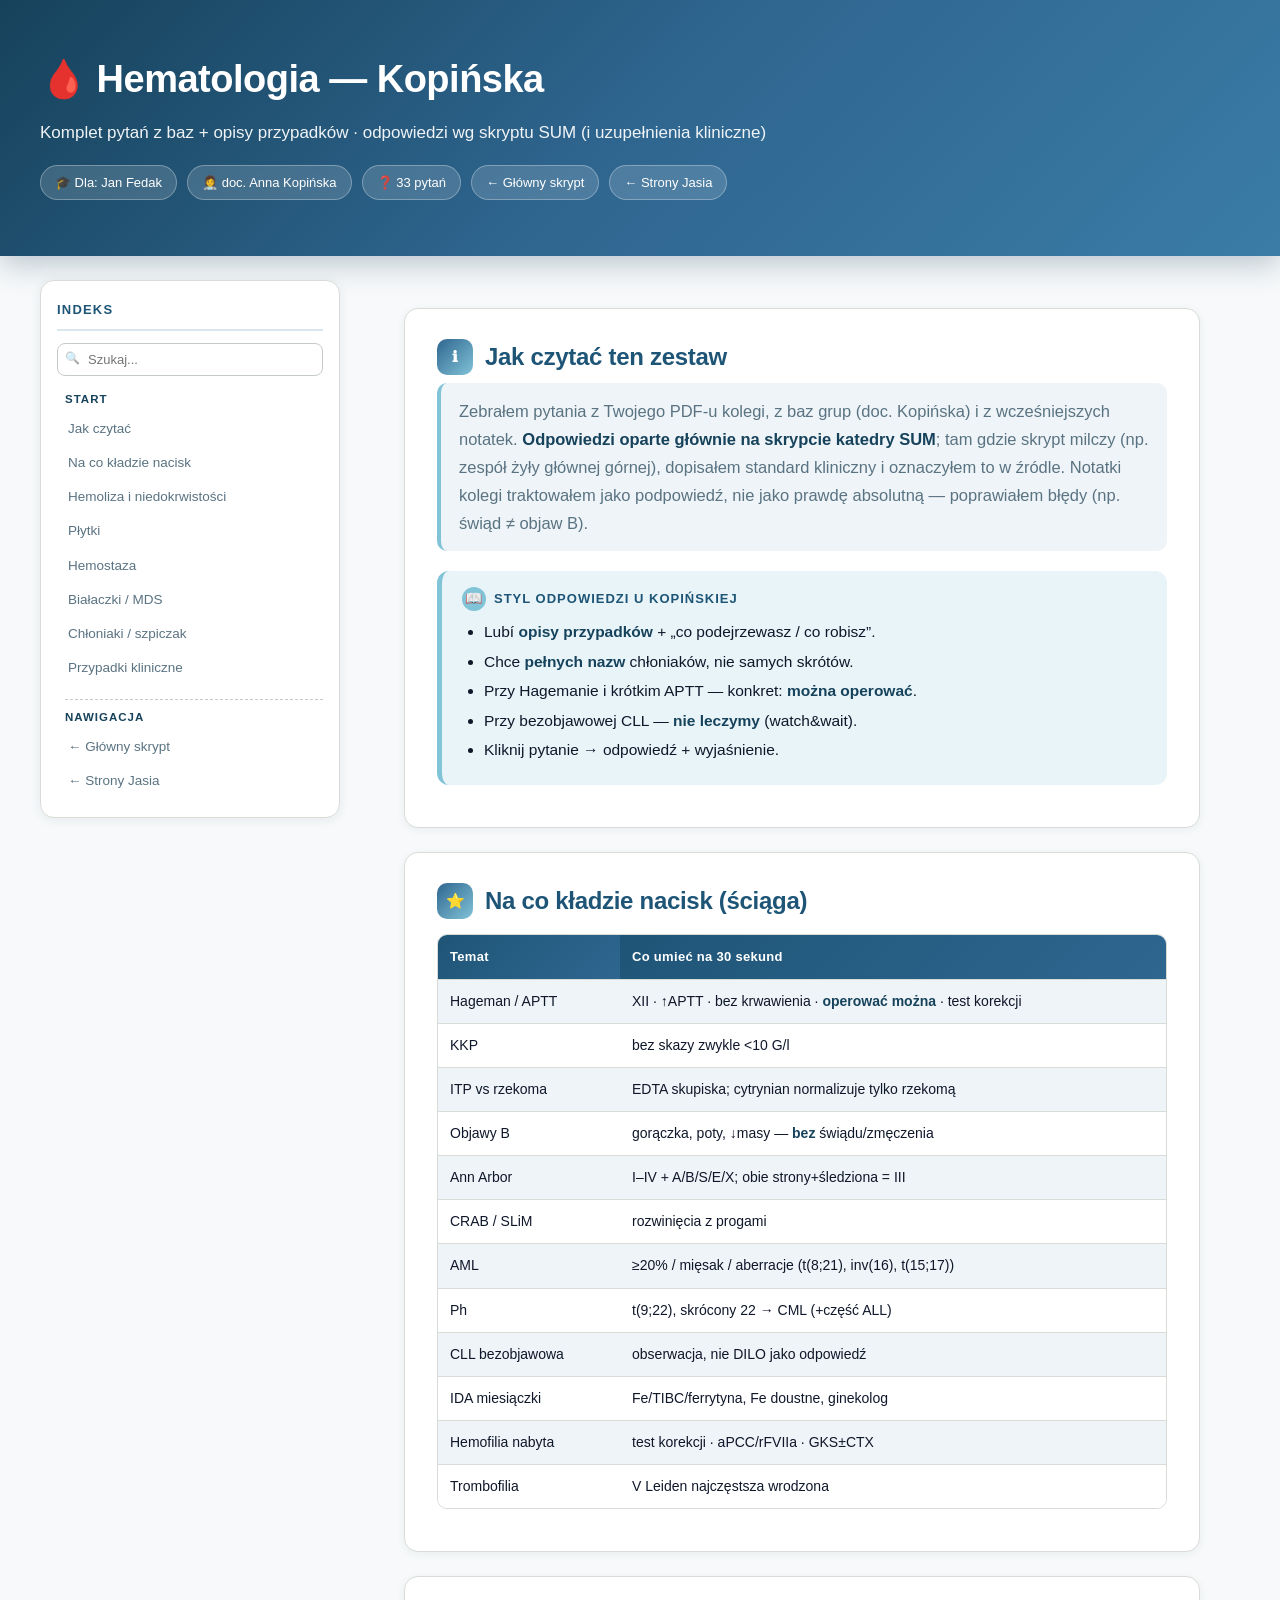
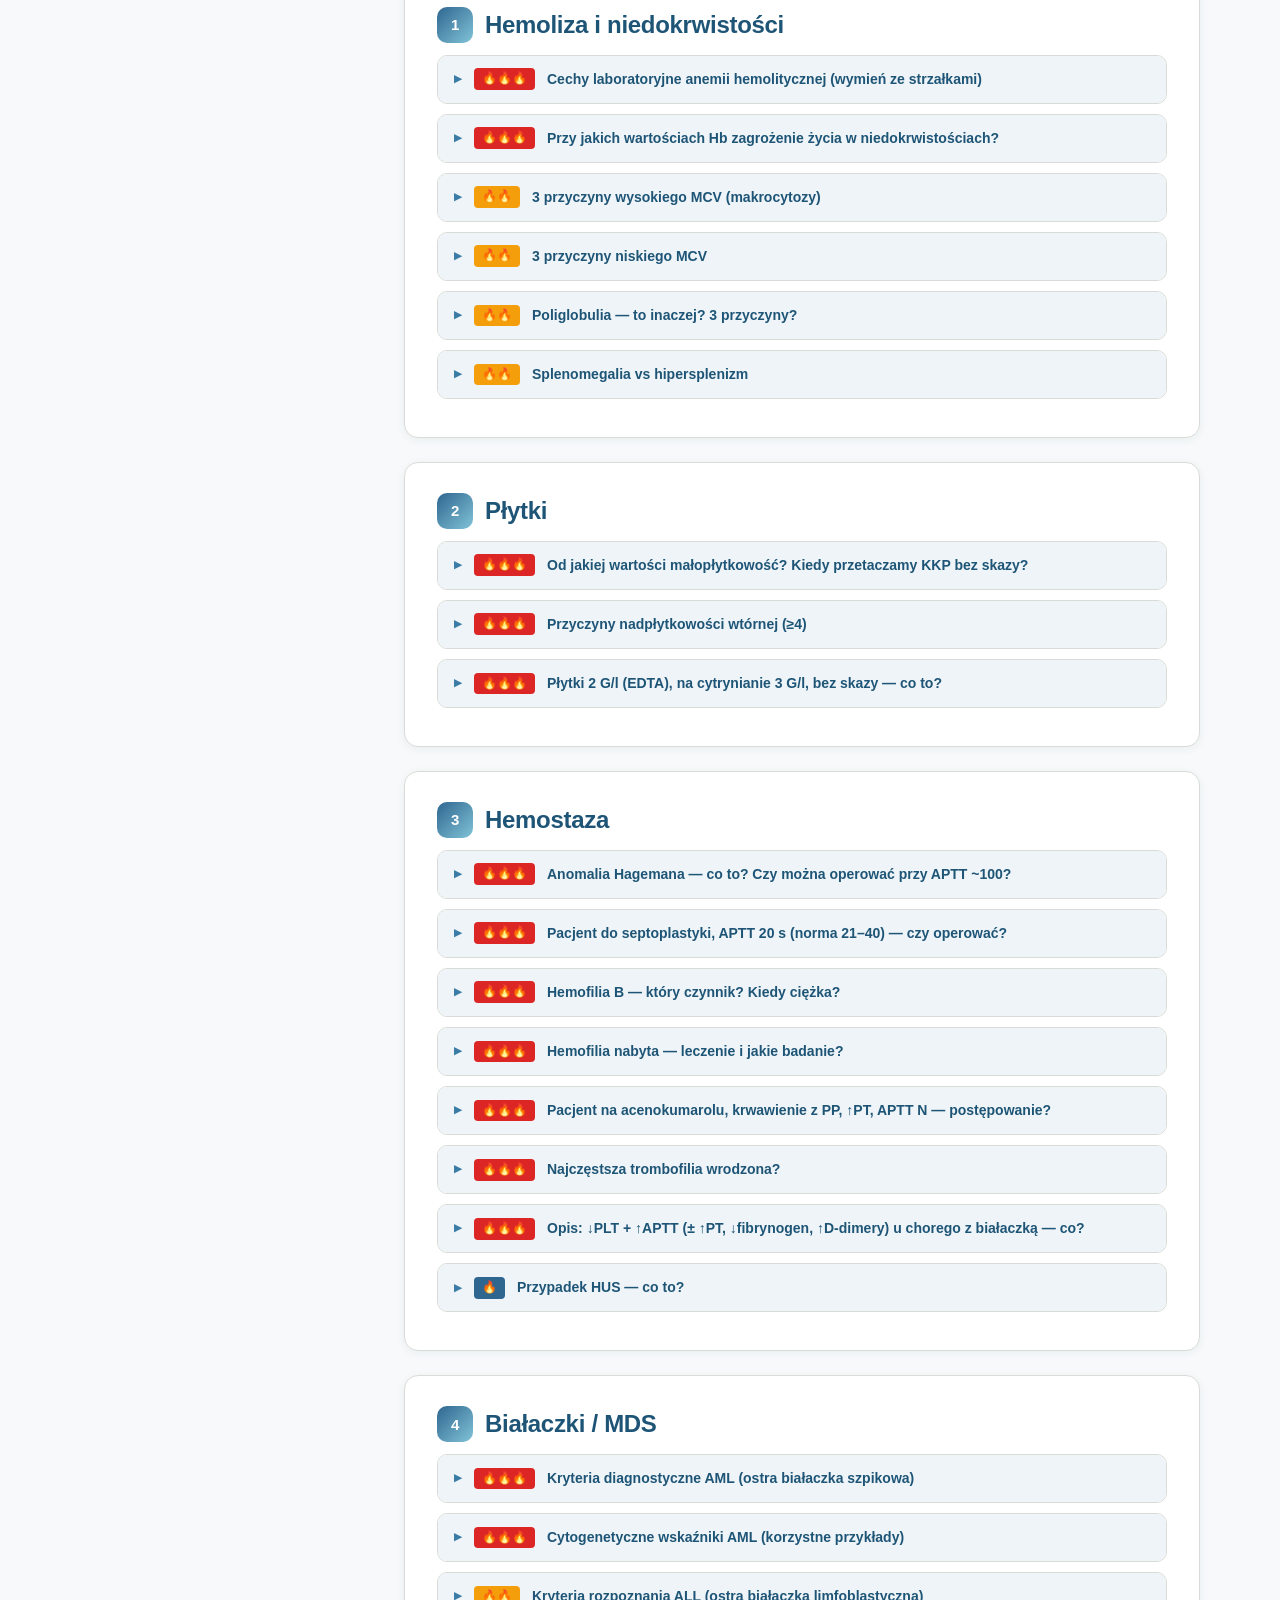
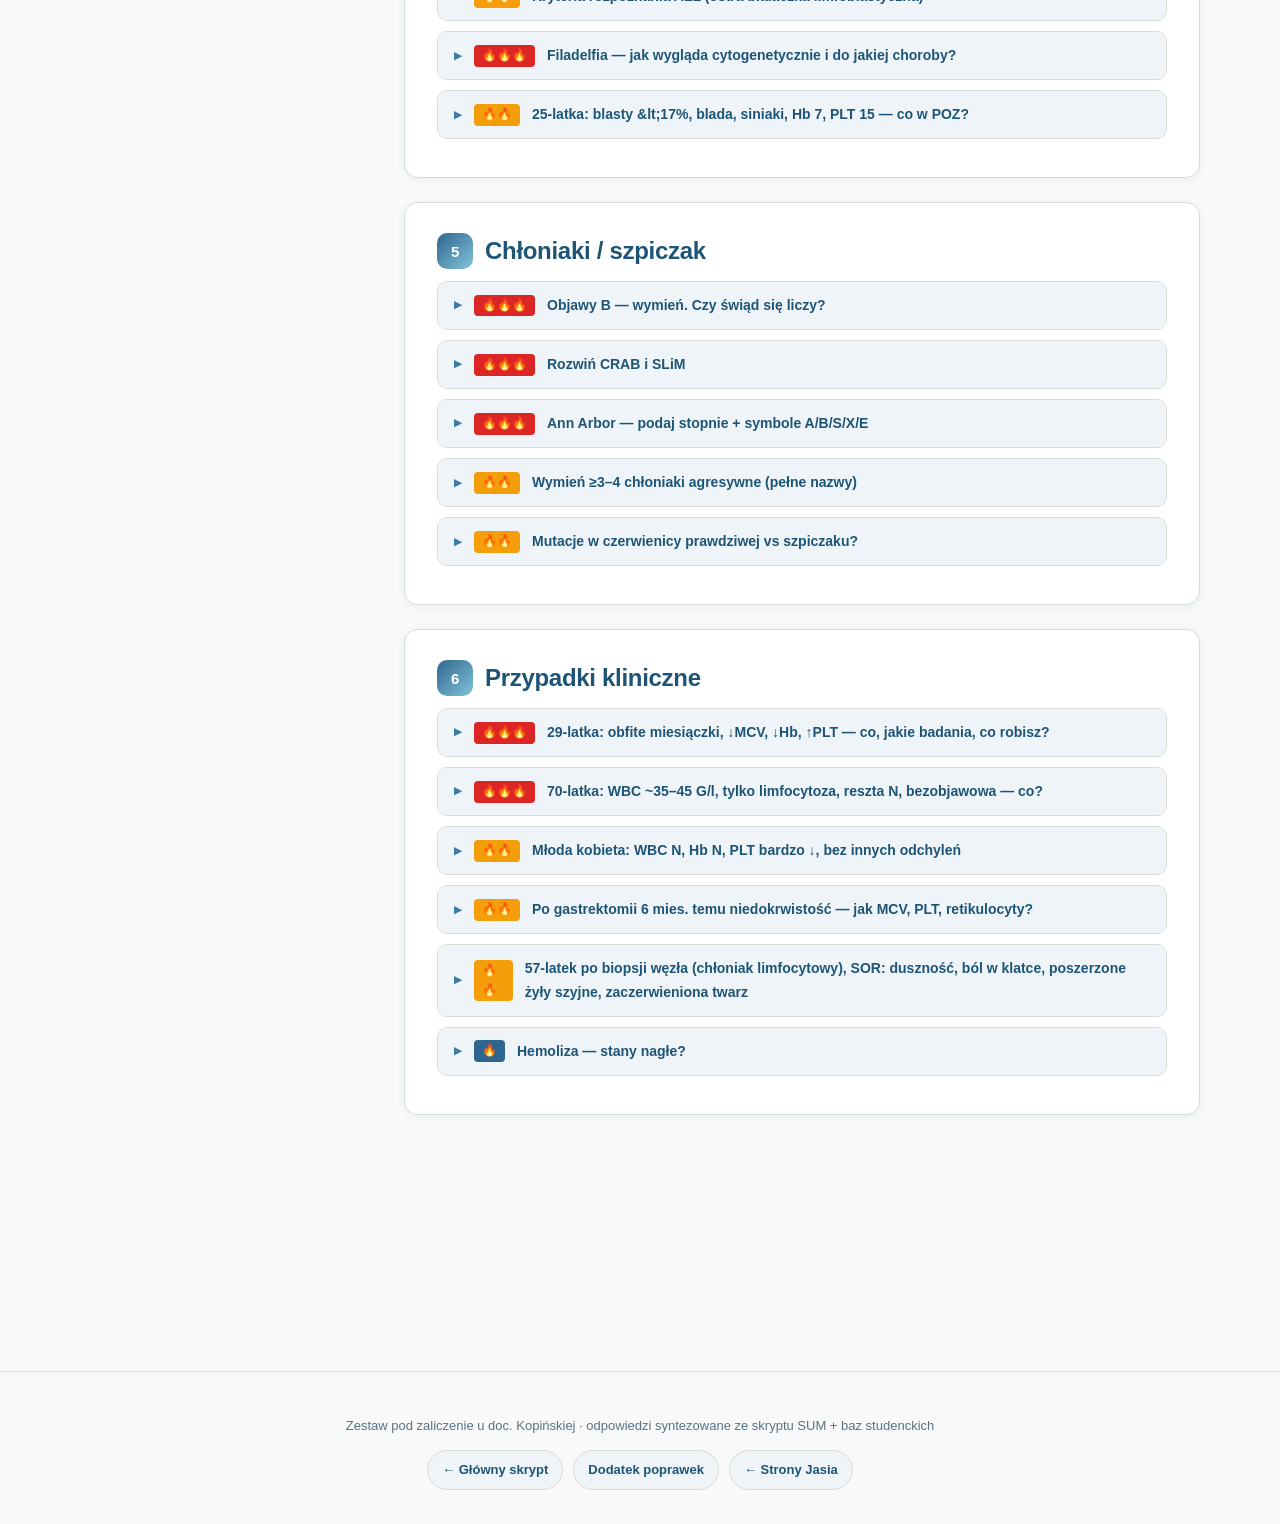
<file: jasiu/rok-5/hematologia/kopinska.html>
<!DOCTYPE html>
<html lang="pl">
<head>
<meta charset="UTF-8">
<meta name="viewport" content="width=device-width, initial-scale=1.0">
<title>Hematologia — baza Kopińska</title>
<meta name="robots" content="noindex, nofollow">
<link rel="icon" type="image/svg+xml" href="favicon.svg">
<link rel="stylesheet" href="style.css">
</head>
<body>
<header class="hero">
  <h1>🩸 Hematologia — Kopińska</h1>
  <div class="subtitle">Komplet pytań z baz + opisy przypadków · odpowiedzi wg skryptu SUM (i uzupełnienia kliniczne)</div>
  <div class="hero-meta">
    <span class="chip">🎓 Dla: Jan Fedak</span>
    <span class="chip">👩‍⚕️ doc. Anna Kopińska</span>
    <span class="chip">❓ 33 pytań</span>
    <a class="chip chip-link" href="./">← Główny skrypt</a>
    <a class="chip chip-link" href="../../">← Strony Jasia</a>
  </div>
</header>

<div class="wrap">
<nav class="sidebar" id="toc">
<h3>Indeks</h3>
<div class="toc-search"><input id="tocSearch" type="text" placeholder="Szukaj..." aria-label="Szukaj"></div>
<ol id="tocList">
<li class="group-title">Start</li>
<li><a href="#intro">Jak czytać</a></li>
<li><a href="#tips">Na co kładzie nacisk</a></li>
<li><a href="#g-0">Hemoliza i niedokrwistości</a></li>
<li><a href="#g-1">Płytki</a></li>
<li><a href="#g-2">Hemostaza</a></li>
<li><a href="#g-3">Białaczki / MDS</a></li>
<li><a href="#g-4">Chłoniaki / szpiczak</a></li>
<li><a href="#g-5">Przypadki kliniczne</a></li>
<li class="group-title">Nawigacja</li>
<li><a href="./">← Główny skrypt</a></li>
<li><a href="../../">← Strony Jasia</a></li>
</ol>
</nav>
<main>

<section class="card" id="intro">
<h2 class="section-title"><span class="num">ℹ</span>Jak czytać ten zestaw</h2>
<p class="lead">Zebrałem pytania z Twojego PDF-u kolegi, z baz grup (doc. Kopińska) i z wcześniejszych notatek. <strong>Odpowiedzi oparte głównie na skrypcie katedry SUM</strong>; tam gdzie skrypt milczy (np. zespół żyły głównej górnej), dopisałem standard kliniczny i oznaczyłem to w źródle. Notatki kolegi traktowałem jako podpowiedź, nie jako prawdę absolutną — poprawiałem błędy (np. świąd ≠ objaw B).</p>
<div class="box box-clave">
<div class="box-title"><span class="icon">📖</span>Styl odpowiedzi u Kopińskiej</div>
<ul>
<li>Lubí <strong>opisy przypadków</strong> + „co podejrzewasz / co robisz”.</li>
<li>Chce <strong>pełnych nazw</strong> chłoniaków, nie samych skrótów.</li>
<li>Przy Hagemanie i krótkim APTT — konkret: <strong>można operować</strong>.</li>
<li>Przy bezobjawowej CLL — <strong>nie leczymy</strong> (watch&amp;wait).</li>
<li>Kliknij pytanie → odpowiedź + wyjaśnienie.</li>
</ul>
</div>
</section>

<section class="card" id="tips">
<h2 class="section-title"><span class="num">⭐</span>Na co kładzie nacisk (ściąga)</h2>
<div class="table-wrap"><table>
<tr><th>Temat</th><th>Co umieć na 30 sekund</th></tr>
<tr><td>Hageman / APTT</td><td>XII · ↑APTT · bez krwawienia · <strong>operować można</strong> · test korekcji</td></tr>
<tr><td>KKP</td><td>bez skazy zwykle &lt;10 G/l</td></tr>
<tr><td>ITP vs rzekoma</td><td>EDTA skupiska; cytrynian normalizuje tylko rzekomą</td></tr>
<tr><td>Objawy B</td><td>gorączka, poty, ↓masy — <strong>bez</strong> świądu/zmęczenia</td></tr>
<tr><td>Ann Arbor</td><td>I–IV + A/B/S/E/X; obie strony+śledziona = III</td></tr>
<tr><td>CRAB / SLiM</td><td>rozwinięcia z progami</td></tr>
<tr><td>AML</td><td>≥20% / mięsak / aberracje (t(8;21), inv(16), t(15;17))</td></tr>
<tr><td>Ph</td><td>t(9;22), skrócony 22 → CML (+część ALL)</td></tr>
<tr><td>CLL bezobjawowa</td><td>obserwacja, nie DILO jako odpowiedź</td></tr>
<tr><td>IDA miesiączki</td><td>Fe/TIBC/ferrytyna, Fe doustne, ginekolog</td></tr>
<tr><td>Hemofilia nabyta</td><td>test korekcji · aPCC/rFVIIa · GKS±CTX</td></tr>
<tr><td>Trombofilia</td><td>V Leiden najczęstsza wrodzona</td></tr>
</table></div>
</section>

<section class="card" id="g-0"><h2 class="section-title"><span class="num">1</span>Hemoliza i niedokrwistości</h2>
<details class="qa">
<summary><span class="tag danger">🔥🔥🔥</span> Cechy laboratoryjne anemii hemolitycznej (wymień ze strzałkami)</summary>
<div class="qa-body">
<div class="answer"><strong>Odpowiedź:</strong><br><ul>
<li><strong>↑ retikulocytoza</strong> — uwaga: prawidłowa/niska nie wyklucza hemolizy (np. nieefektywna erytropoeza)</li>
<li><strong>↑ bilirubina wolna (niezwiązana)</strong> — zwykle &lt;4 mg/dl, jeśli nie ma choroby wątroby/dróg żółciowych</li>
<li><strong>↑ LDH</strong> w surowicy (rozpad erytrocytów)</li>
<li><strong>↓ haptoglobina</strong> w osoczu — przy infekcji/przewlekłej hemolizie bywa N/↑ (ostre białko fazy)</li>
<li><strong>↑ urobilinogen</strong> w moczu</li>
<li>↓ oporność osmotyczna erytrocytów (głównie sferocytoza)</li>
<li><strong>hemoglobinuria</strong> — przy hemolizie wewnątrznaczyniowej</li>
</ul></div>
<p><em>Wyjaśnienie / logika:</em> To klasyczna lista ze skryptu (rozdz. niedokrwistości hemolityczne). Na poprawie Kopińska chciała <strong>5 wskaźników</strong> i <em>nie</em> uznawała samej ↓Hb/Ht.</p>
<p style="font-size:12.5px;color:var(--muted);margin:8px 0 0"><strong>Źródło:</strong> skrypt s.~15–16</p>
</div>
</details>
<details class="qa">
<summary><span class="tag danger">🔥🔥🔥</span> Przy jakich wartościach Hb zagrożenie życia w niedokrwistościach?</summary>
<div class="qa-body">
<div class="answer"><strong>Odpowiedź:</strong><br><strong>&lt; 6,5 g/dl</strong> (zagrażająca życiu). Ciężka: ok. 6,5–7,9; umiarkowana 8–10; łagodna &gt;10 g/dl.</div>
<p><em>Wyjaśnienie / logika:</em> Progi ze skryptu. &lt;3 g/dl — ryzyko niewydolności wielonarządowej.</p>
<p style="font-size:12.5px;color:var(--muted);margin:8px 0 0"><strong>Źródło:</strong> skrypt</p>
</div>
</details>
<details class="qa">
<summary><span class="tag warn">🔥🔥</span> 3 przyczyny wysokiego MCV (makrocytozy)</summary>
<div class="qa-body">
<div class="answer"><strong>Odpowiedź:</strong><br><strong>Z erytropoezą megaloblastyczną:</strong> niedobór B12 i/lub kwasu foliowego; MDS; erytroleukemia; leki (HU, Ara-C, cyklofosfamid, antagoniści folianów, ARV, przeciwdrgawkowe, biguanidy).<br>
<strong>Bez megaloblastozy:</strong> choroby wątroby, alkoholizm, niedoczynność tarczycy, aplazja/hipoplazja szpiku, wzmożona erytropoeza (wysoka retikulocytoza).</div>
<p><em>Wyjaśnienie / logika:</em> Na ustnym wystarczą 3 konkretne — najbezpieczniej: B12/foliany, MDS, alkohol/choroby wątroby.</p>
<p style="font-size:12.5px;color:var(--muted);margin:8px 0 0"><strong>Źródło:</strong> skrypt</p>
</div>
</details>
<details class="qa">
<summary><span class="tag warn">🔥🔥</span> 3 przyczyny niskiego MCV</summary>
<div class="qa-body">
<div class="answer"><strong>Odpowiedź:</strong><br><strong>IDA</strong> (niedobór Fe), <strong>talasemie</strong>, czasem <strong>ACD</strong> / zatrucie ołowiem.</div>
<p><em>Wyjaśnienie / logika:</em> Klasyczny filtr diagnostyczny ze skryptu.</p>
<p style="font-size:12.5px;color:var(--muted);margin:8px 0 0"><strong>Źródło:</strong> skrypt</p>
</div>
</details>
<details class="qa">
<summary><span class="tag warn">🔥🔥</span> Poliglobulia — to inaczej? 3 przyczyny?</summary>
<div class="qa-body">
<div class="answer"><strong>Odpowiedź:</strong><br><strong>Poliglobulia = nadkrwistość / czerwienica</strong> (skrypt używa „nadkrwistość”).<br>
<strong>Przyczyny:</strong> (1) czerwienica prawdziwa (PV, JAK2); (2) wtórne — hipoksja (POChP, wysokość, wady serca), guzy EPO (nerka, wątroba…), palenie, androgeny; (3) rzekoma — odwodnienie.</div>
<p><em>Wyjaśnienie / logika:</em> Nie myl PV z wtórną: w PV EPO zwykle ↓, we wtórnej często ↑.</p>
<p style="font-size:12.5px;color:var(--muted);margin:8px 0 0"><strong>Źródło:</strong> skrypt s.~41–42</p>
</div>
</details>
<details class="qa">
<summary><span class="tag warn">🔥🔥</span> Splenomegalia vs hipersplenizm</summary>
<div class="qa-body">
<div class="answer"><strong>Odpowiedź:</strong><br><strong>Splenomegalia</strong> = powiększenie śledziony (objaw fizykalny/obrazowy).<br>
<strong>Hipersplenizm</strong> = sekwestracja i nadmierne niszczenie krwinek przez makrofagi śledziony → cytopenie (± powiększona śledziona).</div>
<p><em>Wyjaśnienie / logika:</em> Splenomegalia ≠ automatycznie hipersplenizm; hipersplenizm to funkcja niszcząca.</p>
<p style="font-size:12.5px;color:var(--muted);margin:8px 0 0"><strong>Źródło:</strong> skrypt (hemostaza/dystrybucja płytek)</p>
</div>
</details>
</section>
<section class="card" id="g-1"><h2 class="section-title"><span class="num">2</span>Płytki</h2>
<details class="qa">
<summary><span class="tag danger">🔥🔥🔥</span> Od jakiej wartości małopłytkowość? Kiedy przetaczamy KKP bez skazy?</summary>
<div class="qa-body">
<div class="answer"><strong>Odpowiedź:</strong><br><strong>Małopłytkowość:</strong> PLT &lt; <strong>150 G/l</strong> (norma 150–400).<br>
<strong>ITP — próg rozpoznania w skrypcie:</strong> PLT &lt; <strong>100 G/l</strong> po wykluczeniu innych przyczyn.<br>
<strong>Przetoczenie KKP bez cech skazy</strong> (profilaktyczne): zwykle <strong>&lt; 10 G/l</strong> (&lt;10 tys/µl) — tak przyjmowała Kopińska.</div>
<p><em>Wyjaśnienie / logika:</em> Minimum hemostatyczne w skrypcie ~30 G/l (samoistne krwawienia). Neurochirurgia: często cel &gt;100 G/l (z baz).</p>
<p style="font-size:12.5px;color:var(--muted);margin:8px 0 0"><strong>Źródło:</strong> skrypt s.~72–73 + praktyka zaliczeniowa</p>
</div>
</details>
<details class="qa">
<summary><span class="tag danger">🔥🔥🔥</span> Przyczyny nadpłytkowości wtórnej (≥4)</summary>
<div class="qa-body">
<div class="answer"><strong>Odpowiedź:</strong><br>PLT &gt;450 G/l reaktywna (nadprodukcja TPO): <strong>zakażenia</strong>, <strong>uraz/operacja/oparzenia</strong>, <strong>niedobór Fe / hemoliza</strong>, <strong>choroby autoimmunologiczne</strong>, <strong>nowotwory</strong>, <strong>leki</strong> (GKS, adrenalina), splenektomia.</div>
<p><em>Wyjaśnienie / logika:</em> Zawsze wyklucz reaktywne zanim okrzykniesz ET.</p>
<p style="font-size:12.5px;color:var(--muted);margin:8px 0 0"><strong>Źródło:</strong> skrypt + baza Kopińskiej</p>
</div>
</details>
<details class="qa">
<summary><span class="tag danger">🔥🔥🔥</span> Płytki 2 G/l (EDTA), na cytrynianie 3 G/l, bez skazy — co to?</summary>
<div class="qa-body">
<div class="answer"><strong>Odpowiedź:</strong><br>Nadal ciężka małopłytkowość na obu antykoagulantach → <strong>ITP</strong> (pierwotna małopłytkowość immunologiczna), nie artefakt.<br>
<strong>Małopłytkowość rzekoma:</strong> aglutynacja w EDTA → w rozmazie skupiska płytek; na <strong>cytrynianie liczba się normalizuje</strong>. Postępowanie: powtórz morfologię na cytrynianie + oceń rozmaz.</div>
<p><em>Wyjaśnienie / logika:</em> Jeśli cytrynian „naprawia” PLT → rzekoma. Jeśli PLT dalej ~2–3 → prawdziwa ITP/inna małopłytkowość.</p>
<p style="font-size:12.5px;color:var(--muted);margin:8px 0 0"><strong>Źródło:</strong> skrypt s.~73</p>
</div>
</details>
</section>
<section class="card" id="g-2"><h2 class="section-title"><span class="num">3</span>Hemostaza</h2>
<details class="qa">
<summary><span class="tag danger">🔥🔥🔥</span> Anomalia Hagemana — co to? Czy można operować przy APTT ~100?</summary>
<div class="qa-body">
<div class="answer"><strong>Odpowiedź:</strong><br>Niedobór <strong>czynnika XII</strong>: izolowane ↑APTT, <strong>bez krwawień</strong> (przypadkowe odkrycie lab).<br>
<strong>Można operować</strong> — nie koryguj „profilaktycznie” czynników.</div>
<p><em>Wyjaśnienie / logika:</em> Test korekcji: zwykle APTT się koryguje (niedobór czynnika). Różnicuj z inhibitorem/APS (brak korekcji).</p>
<p style="font-size:12.5px;color:var(--muted);margin:8px 0 0"><strong>Źródło:</strong> skrypt</p>
</div>
</details>
<details class="qa">
<summary><span class="tag danger">🔥🔥🔥</span> Pacjent do septoplastyki, APTT 20 s (norma 21–40) — czy operować?</summary>
<div class="qa-body">
<div class="answer"><strong>Odpowiedź:</strong><br><strong>TAK</strong> — skrócone APTT nie jest przeciwwskazaniem do operacji w tym kontekście (Kopińska wymagała „TAK”).</div>
<p><em>Wyjaśnienie / logika:</em> Nie panikuj przy „za krótkim” APTT bez kliniki zakrzepicy.</p>
<p style="font-size:12.5px;color:var(--muted);margin:8px 0 0"><strong>Źródło:</strong> praktyka zaliczeniowa Kopińskiej</p>
</div>
</details>
<details class="qa">
<summary><span class="tag danger">🔥🔥🔥</span> Hemofilia B — który czynnik? Kiedy ciężka?</summary>
<div class="qa-body">
<div class="answer"><strong>Odpowiedź:</strong><br>Niedobór <strong>czynnika IX</strong>. Jak w hemofilii A: <strong>ciężka &lt;1%</strong>, umiarkowana 1–5%, łagodna &gt;5–&lt;40% aktywności.<br>
Leczenie: substytucja FIX (DDAVP nie działa).</div>
<p><em>Wyjaśnienie / logika:</em> Dziedziczenie X-linked; chorują mężczyźni.</p>
<p style="font-size:12.5px;color:var(--muted);margin:8px 0 0"><strong>Źródło:</strong> skrypt s.~71–72</p>
</div>
</details>
<details class="qa">
<summary><span class="tag danger">🔥🔥🔥</span> Hemofilia nabyta — leczenie i jakie badanie?</summary>
<div class="qa-body">
<div class="answer"><strong>Odpowiedź:</strong><br>Choroba autoimmunologiczna: inhibitory przeciw <strong>FVIII</strong>; izolowane ↑APTT.<br>
<strong>Badanie:</strong> <strong>test korekcji</strong> (mieszania 1:1) — przy inhibitorze APTT zwykle <em>nie</em> ulega pełnej korekcji (w odróżnieniu od prostego niedoboru).<br>
<strong>Krwawienie:</strong> aPCC (koncentrat aktywowanych czynników zespołu protrombiny) lub rFVIIa.<br>
<strong>Eliminacja inhibitora:</strong> prednizon ± cyklofosfamid (+ leczenie choroby podstawowej).</div>
<p><em>Wyjaśnienie / logika:</em> Skrypt s.71: aPCC / rVIIa + immunosupresja. Na poprawie za krwawienie na acenokumarolu chciała też osocze (0,5 pkt za aPCC).</p>
<p style="font-size:12.5px;color:var(--muted);margin:8px 0 0"><strong>Źródło:</strong> skrypt s.~71</p>
</div>
</details>
<details class="qa">
<summary><span class="tag danger">🔥🔥🔥</span> Pacjent na acenokumarolu, krwawienie z PP, ↑PT, APTT N — postępowanie?</summary>
<div class="qa-body">
<div class="answer"><strong>Odpowiedź:</strong><br>Odstaw VKA, podaj <strong>wit. K</strong> + odwróć antykoagulację: preferencyjnie <strong>PCC / aPCC</strong> (szybka korekcja); <strong>świeżo mrożone osocze</strong> też stosowane (Kopińska na poprawie chciała osocze, 0,5 pkt za aPCC).</div>
<p><em>Wyjaśnienie / logika:</em> ↑PT/INR przy prawidłowym APTT = typowy obraz VKA (droga zewnątrzpochodna / VII).</p>
<p style="font-size:12.5px;color:var(--muted);margin:8px 0 0"><strong>Źródło:</strong> skrypt + praktyka Kopińskiej</p>
</div>
</details>
<details class="qa">
<summary><span class="tag danger">🔥🔥🔥</span> Najczęstsza trombofilia wrodzona?</summary>
<div class="qa-body">
<div class="answer"><strong>Odpowiedź:</strong><br><strong>Mutacja czynnika V Leiden</strong> (najczęstsza wrodzona trombofilia u rasy białej; ~5% populacji).</div>
<p><em>Wyjaśnienie / logika:</em> Potwierdzone także w materiałach mp.pl / Interna. Dalej: mutacja protrombiny G20210A, niedobory białka C/S, antytrombiny.</p>
<p style="font-size:12.5px;color:var(--muted);margin:8px 0 0"><strong>Źródło:</strong> mp.pl + skrypt (trombofilia)</p>
</div>
</details>
<details class="qa">
<summary><span class="tag danger">🔥🔥🔥</span> Opis: ↓PLT + ↑APTT (± ↑PT, ↓fibrynogen, ↑D-dimery) u chorego z białaczką — co?</summary>
<div class="qa-body">
<div class="answer"><strong>Odpowiedź:</strong><br><strong>DIC</strong> (rozsiane wykrzepianie wewnątrznaczyniowe) — zużycie płytek i czynników + aktywacja fibrynolizy. W AML szczególnie myśl o <strong>APL</strong>.</div>
<p><em>Wyjaśnienie / logika:</em> Markery: ↓PLT, ↓fibrynogen, ↑D-dimery/FDP, ↑PT/APTT, schistocyty w rozmazie.</p>
<p style="font-size:12.5px;color:var(--muted);margin:8px 0 0"><strong>Źródło:</strong> skrypt</p>
</div>
</details>
<details class="qa">
<summary><span class="tag">🔥</span> Przypadek HUS — co to?</summary>
<div class="qa-body">
<div class="answer"><strong>Odpowiedź:</strong><br><strong>HUS</strong> (zespół hemolityczno-mocznicowy) = mikroangiopatia zakrzepowa: MAHA (hemoliza) + małopłytkowość + ostre uszkodzenie nerek. W skrypcie wymieniony obok DIC i TTP jako przyczyna hemolizy zewnątrzkrwinkowej.</div>
<p><em>Wyjaśnienie / logika:</em> Różnicuj z TTP (częstsze objawy neuro, ADAMTS13).</p>
<p style="font-size:12.5px;color:var(--muted);margin:8px 0 0"><strong>Źródło:</strong> skrypt s.~16 + wiedza kliniczna</p>
</div>
</details>
</section>
<section class="card" id="g-3"><h2 class="section-title"><span class="num">4</span>Białaczki / MDS</h2>
<details class="qa">
<summary><span class="tag danger">🔥🔥🔥</span> Kryteria diagnostyczne AML (ostra białaczka szpikowa)</summary>
<div class="qa-body">
<div class="answer"><strong>Odpowiedź:</strong><br>≥ <strong>20% blastów</strong> w szpiku i/lub krwi obwodowej <strong>ALBO</strong> mięsak mieloidalny <strong>ALBO</strong> powtarzalne aberracje cytogenetyczne (np. t(8;21), inv(16), t(15;17)).</div>
<p><em>Wyjaśnienie / logika:</em> 19% bez aberracji ≠ AML (to jeszcze MDS-EB-2: 10–19%).</p>
<p style="font-size:12.5px;color:var(--muted);margin:8px 0 0"><strong>Źródło:</strong> skrypt</p>
</div>
</details>
<details class="qa">
<summary><span class="tag danger">🔥🔥🔥</span> Cytogenetyczne wskaźniki AML (korzystne przykłady)</summary>
<div class="qa-body">
<div class="answer"><strong>Odpowiedź:</strong><br><strong>t(8;21)</strong>, <strong>inv(16)/t(16;16)</strong>, <strong>t(15;17)</strong> (APL). Dodatkowo mutacje: NPM1, biallelic CEBPA (korzystne); złożony kariotyp / FLT3-ITD — niekorzystne.</div>
<p><em>Wyjaśnienie / logika:</em> Na Kopińskiej wystarczą 3 translokacje „z pamięci”.</p>
<p style="font-size:12.5px;color:var(--muted);margin:8px 0 0"><strong>Źródło:</strong> skrypt</p>
</div>
</details>
<details class="qa">
<summary><span class="tag warn">🔥🔥</span> Kryteria rozpoznania ALL (ostra białaczka limfoblastyczna)</summary>
<div class="qa-body">
<div class="answer"><strong>Odpowiedź:</strong><br>Podstawa: morfologia + <strong>immunofenotyp</strong> szpiku — limfoblasty; do rozpoznania linii zwykle ≥2 antygeny liniowo-specyficzne. Konieczne badania cytogenetyczne/molekularne. Część przypadków ma obraz chłoniaka limfoblastycznego (węzły, w szpiku &lt;20–25% blastów) — wtedy diagnostyka węzła.</div>
<p><em>Wyjaśnienie / logika:</em> ALL ≠ AML: inna linia (limfoidalna), inna epidemiologia (dzieci), profilaktyka OUN.</p>
<p style="font-size:12.5px;color:var(--muted);margin:8px 0 0"><strong>Źródło:</strong> skrypt</p>
</div>
</details>
<details class="qa">
<summary><span class="tag danger">🔥🔥🔥</span> Filadelfia — jak wygląda cytogenetycznie i do jakiej choroby?</summary>
<div class="qa-body">
<div class="answer"><strong>Odpowiedź:</strong><br><strong>t(9;22)</strong> → skrócony chromosom <strong>22</strong> (Ph) → gen <strong>BCR-ABL1</strong>. Charakterystyczny dla <strong>CML</strong>; także część <strong>ALL</strong> (Ph+ ALL).</div>
<p><em>Wyjaśnienie / logika:</em> Leczenie CML 1. linii: TKI (imatynib…).</p>
<p style="font-size:12.5px;color:var(--muted);margin:8px 0 0"><strong>Źródło:</strong> skrypt</p>
</div>
</details>
<details class="qa">
<summary><span class="tag warn">🔥🔥</span> 25-latka: blasty &amp;lt;17%, blada, siniaki, Hb 7, PLT 15 — co w POZ?</summary>
<div class="qa-body">
<div class="answer"><strong>Odpowiedź:</strong><br>Podejrzenie <strong>ostrej białaczki lub MDS z nadmiarem blastów</strong> (blastów &lt;20% → formalnie jeszcze nie AML bez aberracji). W POZ: <strong>pilna hospitalizacja/hematolog</strong>, przetocz <strong>KKCz i KKP</strong> wg wskazań klinicznych, nie „lecz na własną rękę”. Kopińska zaliczała AML <em>lub</em> MDS.</div>
<p><em>Wyjaśnienie / logika:</em> Wiek młody → myśl o ostrej białaczce mimo blastów &lt;20%.</p>
<p style="font-size:12.5px;color:var(--muted);margin:8px 0 0"><strong>Źródło:</strong> praktyka Kopińskiej + skrypt</p>
</div>
</details>
</section>
<section class="card" id="g-4"><h2 class="section-title"><span class="num">5</span>Chłoniaki / szpiczak</h2>
<details class="qa">
<summary><span class="tag danger">🔥🔥🔥</span> Objawy B — wymień. Czy świąd się liczy?</summary>
<div class="qa-body">
<div class="answer"><strong>Odpowiedź:</strong><br><strong>Gorączka</strong> (&gt;38°C), <strong>obfite poty nocne</strong>, <strong>spadek masy ciała &gt;10%/6 mies.</strong><br>
<strong>Świąd i zmęczenie NIE są objawem B</strong> (choć świąd bywa w HL). Gorączka może być falista; tło: cytokiny (↑OB, CRP, β2-mikroglobulina, LDH).</div>
<p><em>Wyjaśnienie / logika:</em> Najczęstsza pułapka: „zmęczenie = B”.</p>
<p style="font-size:12.5px;color:var(--muted);margin:8px 0 0"><strong>Źródło:</strong> skrypt (HL)</p>
</div>
</details>
<details class="qa">
<summary><span class="tag danger">🔥🔥🔥</span> Rozwiń CRAB i SLiM</summary>
<div class="qa-body">
<div class="answer"><strong>Odpowiedź:</strong><br><strong>CRAB:</strong> <strong>C</strong>a↑ (hiperkalcemia, zwykle &gt;2,75 mmol/l) · <strong>R</strong>enal (niewydolność nerek) · <strong>A</strong>nemia · <strong>B</strong>one (osteoliza/bóle kostne).<br>
<strong>SLiM:</strong> <strong>S</strong>ixty — ≥60% klonalnych plazmocytów · <strong>Li</strong>ght chain — stosunek FLC ≥100 · <strong>M</strong>RI/PET — ≥1 zmiana ogniskowa &gt;5 mm.</div>
<p><em>Wyjaśnienie / logika:</em> Szpiczak objawowy = klonalne plazmocyty + CRAB lub SLiM. MGUS/SMM bez tego = obserwacja.</p>
<p style="font-size:12.5px;color:var(--muted);margin:8px 0 0"><strong>Źródło:</strong> skrypt (dyskrazje)</p>
</div>
</details>
<details class="qa">
<summary><span class="tag danger">🔥🔥🔥</span> Ann Arbor — podaj stopnie + symbole A/B/S/X/E</summary>
<div class="qa-body">
<div class="answer"><strong>Odpowiedź:</strong><br><strong>I</strong> — 1 grupa węzłów / 1 narząd E<br>
<strong>II</strong> — ≥2 grupy po <em>tej samej</em> stronie przepony<br>
<strong>III</strong> — węzły po <em>obu</em> stronach przepony (± śledziona = IIIS)<br>
<strong>IV</strong> — rozsiane zajęcie pozawęzłowe (np. szpik)<br>
<strong>A/B</strong> — bez/z objawami B · <strong>S</strong> śledziona · <strong>E</strong> extranodal · <strong>X</strong> bulky (&gt;10 cm lub &gt;1/3 klatki).</div>
<p><em>Wyjaśnienie / logika:</em> <strong>Przykłady z zaliczeń:</strong> węzły obu stron + śledziona → <strong>III S</strong>. Węzły szyjne+obojczykowe + śródpiersie (ta sama strona) → <strong>II</strong>.</p>
<p style="font-size:12.5px;color:var(--muted);margin:8px 0 0"><strong>Źródło:</strong> skrypt Tabela Ann Arbor</p>
</div>
</details>
<details class="qa">
<summary><span class="tag warn">🔥🔥</span> Wymień ≥3–4 chłoniaki agresywne (pełne nazwy)</summary>
<div class="qa-body">
<div class="answer"><strong>Odpowiedź:</strong><br><ul>
<li>chłoniak rozlany z dużych komórek B (<strong>DLBCL</strong>)</li>
<li>chłoniak Burkitta</li>
<li>chłoniaki z dojrzałych komórek T (PTCL)</li>
<li>chłoniak anaplastyczny wielkokomórkowy</li>
<li>pierwotny chłoniak OUN</li>
<li>chłoniaki limfoblastyczne B/T</li>
</ul></div>
<p><em>Wyjaśnienie / logika:</em> Kopińska na poprawie chciała <strong>dokładne pełne nazwy</strong>, nie same skróty.</p>
<p style="font-size:12.5px;color:var(--muted);margin:8px 0 0"><strong>Źródło:</strong> skrypt (NHL agresywne)</p>
</div>
</details>
<details class="qa">
<summary><span class="tag warn">🔥🔥</span> Mutacje w czerwienicy prawdziwej vs szpiczaku?</summary>
<div class="qa-body">
<div class="answer"><strong>Odpowiedź:</strong><br><strong>PV:</strong> najczęściej <strong>JAK2 V617F</strong> (też ekson 12). <strong>Szpiczak:</strong> nie charakteryzuje się mutacją JAK2 — inne aberracje cytogenetyczne plazmocytów.</div>
<p><em>Wyjaśnienie / logika:</em> Pułapka poprawkowa: „JAK2 w szpiczaku” = błąd.</p>
<p style="font-size:12.5px;color:var(--muted);margin:8px 0 0"><strong>Źródło:</strong> skrypt</p>
</div>
</details>
</section>
<section class="card" id="g-5"><h2 class="section-title"><span class="num">6</span>Przypadki kliniczne</h2>
<details class="qa">
<summary><span class="tag danger">🔥🔥🔥</span> 29-latka: obfite miesiączki, ↓MCV, ↓Hb, ↑PLT — co, jakie badania, co robisz?</summary>
<div class="qa-body">
<div class="answer"><strong>Odpowiedź:</strong><br><strong>IDA</strong> (niedokrwistość z niedoboru żelaza) z utratą + reaktywna trombocytoza.<br>
Badania: Fe, ferrytyna, <strong>TIBC</strong> (oczekuj ↓Fe ↓ferrytyna ↑TIBC).<br>
Postępowanie: <strong>Fe doustne</strong>, skierowanie do <strong>ginekologa</strong>, szukaj innych krwawień.</div>
<p><em>Wyjaśnienie / logika:</em> Nie zaczynaj od „podejrzenia białaczki”, jeśli reszta linii OK i jest oczywista utrata.</p>
<p style="font-size:12.5px;color:var(--muted);margin:8px 0 0"><strong>Źródło:</strong> skrypt + Kopińska</p>
</div>
</details>
<details class="qa">
<summary><span class="tag danger">🔥🔥🔥</span> 70-latka: WBC ~35–45 G/l, tylko limfocytoza, reszta N, bezobjawowa — co?</summary>
<div class="qa-body">
<div class="answer"><strong>Odpowiedź:</strong><br>Podejrzenie <strong>CLL</strong> (przewlekła białaczka limfocytowa). Przy braku anemii, małopłytkowości, objawów B, organomegalii → <strong>watch &amp; wait</strong> (nie leczymy „od razu”). Kopińska: <em>nie pisz o karcie DILO</em> jako głównej odpowiedzi.</div>
<p><em>Wyjaśnienie / logika:</em> Potwierdzenie: immunofenotyp / cienie Gumprechta w rozmazie.</p>
<p style="font-size:12.5px;color:var(--muted);margin:8px 0 0"><strong>Źródło:</strong> skrypt + Kopińska</p>
</div>
</details>
<details class="qa">
<summary><span class="tag warn">🔥🔥</span> Młoda kobieta: WBC N, Hb N, PLT bardzo ↓, bez innych odchyleń</summary>
<div class="qa-body">
<div class="answer"><strong>Odpowiedź:</strong><br><strong>ITP</strong> (pierwotna małopłytkowość immunologiczna) — izolowana małopłytkowość po wykluczeniu rzekomej i wtórnych przyczyn.</div>
<p><em>Wyjaśnienie / logika:</em> Wyklucz EDTA-artefakt (cytrynian + rozmaz).</p>
<p style="font-size:12.5px;color:var(--muted);margin:8px 0 0"><strong>Źródło:</strong> skrypt</p>
</div>
</details>
<details class="qa">
<summary><span class="tag warn">🔥🔥</span> Po gastrektomii 6 mies. temu niedokrwistość — jak MCV, PLT, retikulocyty?</summary>
<div class="qa-body">
<div class="answer"><strong>Odpowiedź:</strong><br>Wczesny okres po gastrektomii często dominuje <strong>niedobór Fe</strong> → MCV ↓/N, retikulocyty zwykle nie są wysokie (brak budulca), PLT może być ↑ (reaktywne przy IDA).<br>
Niedobór <strong>B12</strong> (makrocytoza) ujawnia się później (zapasy na lata) — po 6 mies. raczej jeszcze nie klasyczna megaloblastyczna.</div>
<p><em>Wyjaśnienie / logika:</em> Notatki kolegi są zbliżone; kluczowe: nie zakładaj od razu czystego B12 po pół roku.</p>
<p style="font-size:12.5px;color:var(--muted);margin:8px 0 0"><strong>Źródło:</strong> skrypt (logika niedoborów) + fizjologia</p>
</div>
</details>
<details class="qa">
<summary><span class="tag warn">🔥🔥</span> 57-latek po biopsji węzła (chłoniak limfocytowy), SOR: duszność, ból w klatce, poszerzone żyły szyjne, zaczerwieniona twarz</summary>
<div class="qa-body">
<div class="answer"><strong>Odpowiedź:</strong><br>Najbardziej prawdopodobne: <strong>zespół żyły głównej górnej (SVC)</strong> / zespół ucisku w śródpiersiu przez masę chłoniaka.<br>
Postępowanie doraźne: uniesienie wezgłowia, tlen, GKS (często deksametazon), pilne obrazowanie (TK), onkologia/hematologia — dalej CHT ± stent/radioterapia wg ośrodka.</div>
<p><em>Wyjaśnienie / logika:</em> <em>Skrypt nie omawia szczegółowo SVC</em> — to standard kliniczny przy masie śródpiersia. Na zaliczeniu liczy się rozpoznanie „ucisk ż. głównej górnej / zespół śródpiersiowy”.</p>
<p style="font-size:12.5px;color:var(--muted);margin:8px 0 0"><strong>Źródło:</strong> wiedza kliniczna (uzupełnienie poza skryptem)</p>
</div>
</details>
<details class="qa">
<summary><span class="tag">🔥</span> Hemoliza — stany nagłe?</summary>
<div class="qa-body">
<div class="answer"><strong>Odpowiedź:</strong><br>Skrypt nie ma osobnego rozdziału „stany nagłe w hemolizie”. Klinicznie myśl o: ciężkiej AIHA z Hb zagrażającą życiu, hemoglobinurii masywnej, TTP/HUS, przełomie hemolitycznym (G6PD) — hospitalizacja, KKCz, leczenie przyczynowe.</div>
<p><em>Wyjaśnienie / logika:</em> Jeśli padnie — nie udawaj cytatu ze skryptu; mów klinicznie.</p>
<p style="font-size:12.5px;color:var(--muted);margin:8px 0 0"><strong>Źródło:</strong> skrypt: brak osobnego rozdziału</p>
</div>
</details>
</section>

</main>
</div>

<footer>
  <p>Zestaw pod zaliczenie u doc. Kopińskiej · odpowiedzi syntezowane ze skryptu SUM + baz studenckich</p>
  <div class="action-row action-row-center">
    <a class="btn-soft" href="./">← Główny skrypt</a>
    <a class="btn-soft" href="pytania-poprawy.html">Dodatek poprawek</a>
    <a class="btn-soft" href="../../">← Strony Jasia</a>
  </div>
</footer>
<script src="script.js"></script>
</body>
</html>
</file>
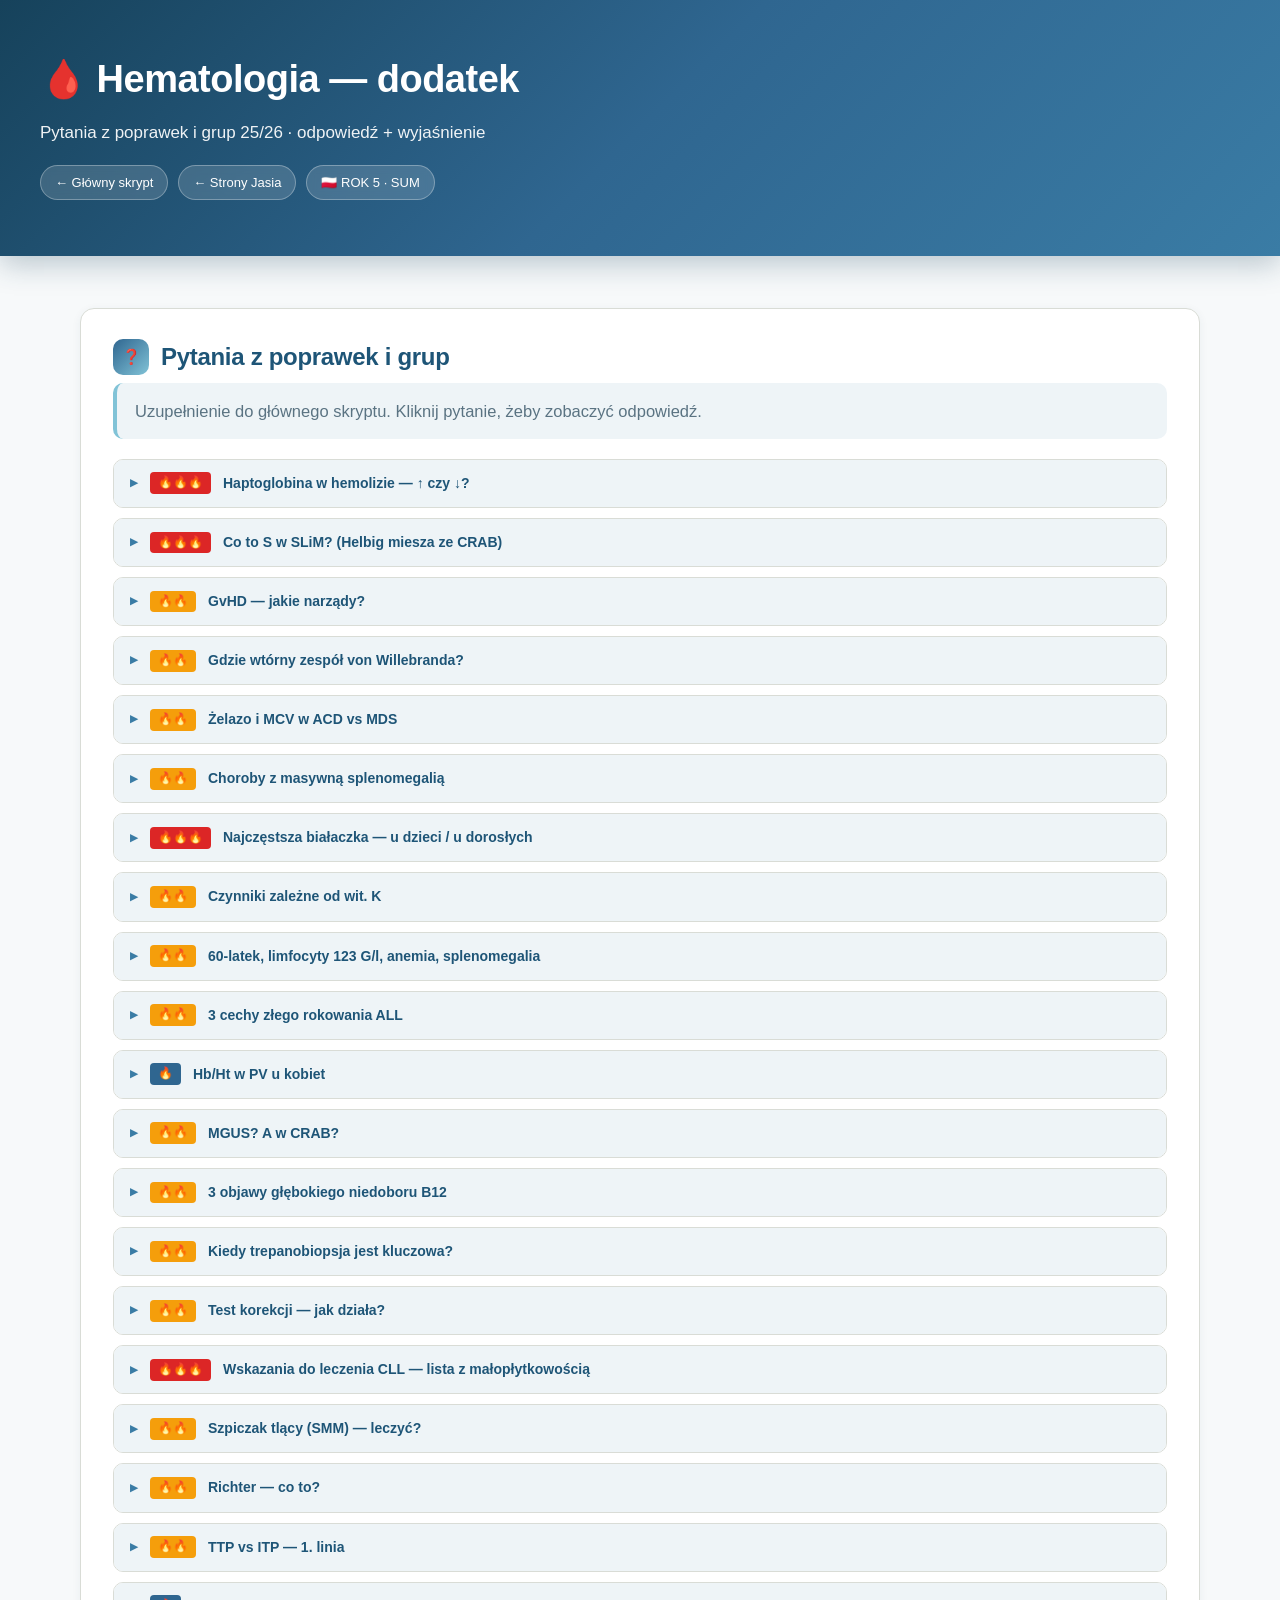
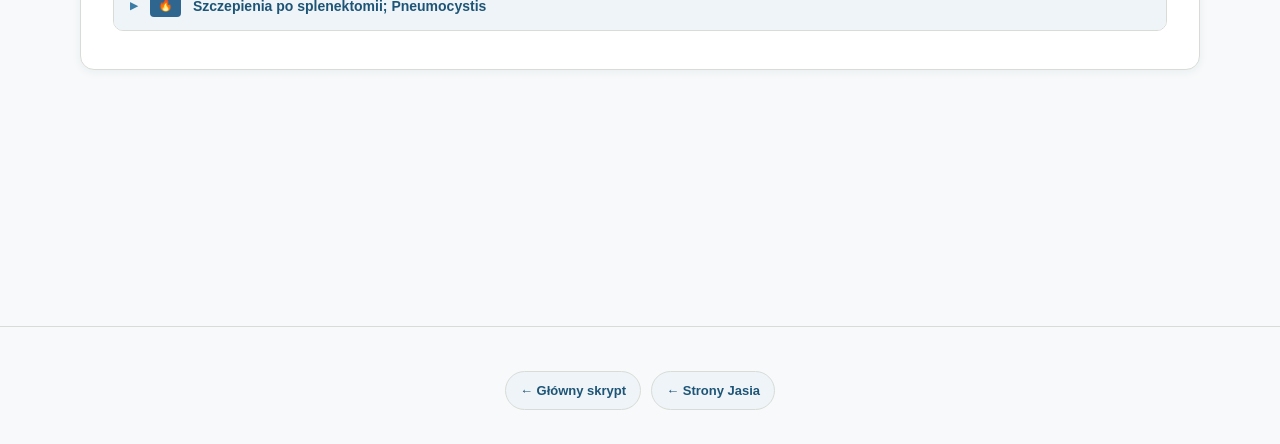
<file: jasiu/rok-5/hematologia/pytania-poprawy.html>
<!DOCTYPE html>
<html lang="pl">
<head>
<meta charset="UTF-8">
<meta name="viewport" content="width=device-width, initial-scale=1.0">
<title>Hematologia — pytania z poprawek</title>
<meta name="robots" content="noindex, nofollow">
<link rel="icon" type="image/svg+xml" href="favicon.svg">
<link rel="stylesheet" href="style.css">
</head>
<body>

<header class="hero">
  <h1>🩸 Hematologia — dodatek</h1>
  <div class="subtitle">Pytania z poprawek i grup 25/26 · odpowiedź + wyjaśnienie</div>
  <div class="hero-meta">
    <a class="chip chip-link" href="./">← Główny skrypt</a>
    <a class="chip chip-link" href="../../">← Strony Jasia</a>
    <span class="chip">🇵🇱 ROK 5 · SUM</span>
  </div>
</header>

<div class="wrap" style="grid-template-columns:1fr">
<main>
<section class="card" id="poprawy">
<h2 class="section-title"><span class="num">❓</span>Pytania z poprawek i grup</h2>
<p class="lead">Uzupełnienie do głównego skryptu. Kliknij pytanie, żeby zobaczyć odpowiedź.</p>
<details class="qa">
<summary><span class="tag danger">🔥🔥🔥</span> Haptoglobina w hemolizie — ↑ czy ↓?</summary>
<div class="qa-body"><div class="answer"><strong>Odpowiedź:</strong> Maleje (↓).</div>
<p><em>Wyjaśnienie:</em> Zużycie przy wiązaniu wolnej Hb. Pytanie zamknięte Węglarza.</p></div></details>
<details class="qa">
<summary><span class="tag danger">🔥🔥🔥</span> Co to S w SLiM? (Helbig miesza ze CRAB)</summary>
<div class="qa-body"><div class="answer"><strong>Odpowiedź:</strong> S = Sixty — ≥60% klonalnych plazmocytów. W CRAB nie ma litery S.</div>
<p><em>Wyjaśnienie:</em> Celowa pułapka na poprawach — nie mieszaj akronimów.</p></div></details>
<details class="qa">
<summary><span class="tag warn">🔥🔥</span> GvHD — jakie narządy?</summary>
<div class="qa-body"><div class="answer"><strong>Odpowiedź:</strong> Skóra, wątroba, przewód pokarmowy.</div>
<p><em>Wyjaśnienie:</em> Klasyczna triada ostrej GvHD.</p></div></details>
<details class="qa">
<summary><span class="tag warn">🔥🔥</span> Gdzie wtórny zespół von Willebranda?</summary>
<div class="qa-body"><div class="answer"><strong>Odpowiedź:</strong> Nadpłytkowość samoistna (bardzo wysokie PLT); także wybrane choroby serca/nowotwory.</div>
<p><em>Wyjaśnienie:</em> Zużycie dużych multimerów vWF → paradoksalne krwawienia przy trombocytozie.</p></div></details>
<details class="qa">
<summary><span class="tag warn">🔥🔥</span> Żelazo i MCV w ACD vs MDS</summary>
<div class="qa-body"><div class="answer"><strong>Odpowiedź:</strong> ACD: Fe↓, ferrytyna N/↑, TIBC↓, MCV zwykle N. MDS: często MCV↑.</div>
<p><em>Wyjaśnienie:</em> Helbig łączy gospodarkę Fe z makrocytozą MDS.</p></div></details>
<details class="qa">
<summary><span class="tag warn">🔥🔥</span> Choroby z masywną splenomegalią</summary>
<div class="qa-body"><div class="answer"><strong>Odpowiedź:</strong> PMF, CML, inne MPN, CLL/chłoniaki, mononukleoza; rzadziej infekcje tropikalne/spichrzeniowe.</div>
<p><em>Wyjaśnienie:</em> Na hemato najczęściej czekają PMF i CML.</p></div></details>
<details class="qa">
<summary><span class="tag danger">🔥🔥🔥</span> Najczęstsza białaczka — u dzieci / u dorosłych</summary>
<div class="qa-body"><div class="answer"><strong>Odpowiedź:</strong> Dzieci: ALL. Dorośli (zachód): CLL. Zawsze doprecyzuj pytanie.</div>
<p><em>Wyjaśnienie:</em> Jedno hasło na trzy warianty pytania = strata punktów.</p></div></details>
<details class="qa">
<summary><span class="tag warn">🔥🔥</span> Czynniki zależne od wit. K</summary>
<div class="qa-body"><div class="answer"><strong>Odpowiedź:</strong> II, VII, IX, X (+ białka C i S).</div>
<p><em>Wyjaśnienie:</em> VII ma krótki okres półtrwania → PT↑ najpierw przy niedoborze/VKA.</p></div></details>
<details class="qa">
<summary><span class="tag warn">🔥🔥</span> 60-latek, limfocyty 123 G/l, anemia, splenomegalia</summary>
<div class="qa-body"><div class="answer"><strong>Odpowiedź:</strong> CLL (dojrzała limfocytoza) — potwierdź rozmazem/fenotypem. Nie myl z CML (linia neutrofilowa).</div>
<p><em>Wyjaśnienie:</em> W jednej bazie bywa błędnie podpisane jako CML — patrz typ komórek.</p></div></details>
<details class="qa">
<summary><span class="tag warn">🔥🔥</span> 3 cechy złego rokowania ALL</summary>
<div class="qa-body"><div class="answer"><strong>Odpowiedź:</strong> np. Ph+/BCR-ABL, hipodiploidia, brak remisji po indukcji / wysoka MRD, wiek dorosły, bardzo wysokie WBC startowe.</div>
<p><em>Wyjaśnienie:</em> Podaj 3 konkretne czynniki, nie ogólnik.</p></div></details>
<details class="qa">
<summary><span class="tag">🔥</span> Hb/Ht w PV u kobiet</summary>
<div class="qa-body"><div class="answer"><strong>Odpowiedź:</strong> Hb &gt;16 g/dl lub Ht &gt;48% (rząd wielkości kryteriów WHO).</div>
<p><em>Wyjaśnienie:</em> Mężczyźni: Hb &gt;16,5 / Ht &gt;49.</p></div></details>
<details class="qa">
<summary><span class="tag warn">🔥🔥</span> MGUS? A w CRAB?</summary>
<div class="qa-body"><div class="answer"><strong>Odpowiedź:</strong> MGUS = gammapatia monoklonalna bez uszkodzenia narządów (obserwacja). A = anemia.</div>
<p><em>Wyjaśnienie:</em> MGUS/SMM bez CRAB-SLiM = watch &amp; wait.</p></div></details>
<details class="qa">
<summary><span class="tag warn">🔥🔥</span> 3 objawy głębokiego niedoboru B12</summary>
<div class="qa-body"><div class="answer"><strong>Odpowiedź:</strong> Parestezje, zaburzenia sznurów tylnych/ataksja, objawy niedokrwistości makrocytowej.</div>
<p><em>Wyjaśnienie:</em> Neurologia = B12, nie kwas foliowy.</p></div></details>
<details class="qa">
<summary><span class="tag warn">🔥🔥</span> Kiedy trepanobiopsja jest kluczowa?</summary>
<div class="qa-body"><div class="answer"><strong>Odpowiedź:</strong> PMF (włóknienie), aplazja (komórkowość), staging chłoniaka/HL, suchy aspirat w MPN/MDS.</div>
<p><em>Wyjaśnienie:</em> Włóknienia nie ocenisz wiarygodnie z samego aspiratu.</p></div></details>
<details class="qa">
<summary><span class="tag warn">🔥🔥</span> Test korekcji — jak działa?</summary>
<div class="qa-body"><div class="answer"><strong>Odpowiedź:</strong> Mieszanina 1:1 z osoczem prawidłowym. Korekcja = niedobór czynnika. Brak korekcji = inhibitor (nabyta hemofilia / APS).</div>
<p><em>Wyjaśnienie:</em> To most między Hagemanem, hemofilią nabytą i APS na ustnym.</p></div></details>
<details class="qa">
<summary><span class="tag danger">🔥🔥🔥</span> Wskazania do leczenia CLL — lista z małopłytkowością</summary>
<div class="qa-body"><div class="answer"><strong>Odpowiedź:</strong> Objawy B, anemia, <strong>małopłytkowość</strong>, objawowa splenomegalia, duże węzły, szybkie podwojenie limfocytozy, Rai III/IV.</div>
<p><em>Wyjaśnienie:</em> Matlak pomijał punkty za brak małopłytkowości na liście.</p></div></details>
<details class="qa">
<summary><span class="tag warn">🔥🔥</span> Szpiczak tlący (SMM) — leczyć?</summary>
<div class="qa-body"><div class="answer"><strong>Odpowiedź:</strong> Nie, jeśli CRAB/SLiM ujemne — tylko obserwacja.</div>
<p><em>Wyjaśnienie:</em> Przykład Matlaka: plazmocyty ~12%, Ca/krea OK → nie lecz.</p></div></details>
<details class="qa">
<summary><span class="tag warn">🔥🔥</span> Richter — co to?</summary>
<div class="qa-body"><div class="answer"><strong>Odpowiedź:</strong> Transformacja CLL/SLL do DLBCL; złe rokowanie; leczenie jak agresywny chłoniak (np. R-CHOP).</div>
<p><em>Wyjaśnienie:</em> Nagłe powiększenie węzłów + B u CLL = myśl o Richterze.</p></div></details>
<details class="qa">
<summary><span class="tag warn">🔥🔥</span> TTP vs ITP — 1. linia</summary>
<div class="qa-body"><div class="answer"><strong>Odpowiedź:</strong> ITP: GKS. TTP (MAHA+↓PLT): plazmafereza (± ADAMTS13).</div>
<p><em>Wyjaśnienie:</em> W TTP nie dawaj KKP „jak w ITP” bez przemyślenia.</p></div></details>
<details class="qa">
<summary><span class="tag">🔥</span> Szczepienia po splenektomii; Pneumocystis</summary>
<div class="qa-body"><div class="answer"><strong>Odpowiedź:</strong> Pneumokoki, meningokoki, Hib. Pneumocystis: kotrimoksazol.</div>
<p><em>Wyjaśnienie:</em> Pada u Matlaka/Spałka przy powikłaniach/immunosupresji.</p></div></details>
</section>
</main>
</div>

<footer>
  <div class="action-row action-row-center">
    <a class="btn-soft" href="./">← Główny skrypt</a>
    <a class="btn-soft" href="../../">← Strony Jasia</a>
  </div>
</footer>
<script src="script.js"></script>
</body>
</html>
</file>
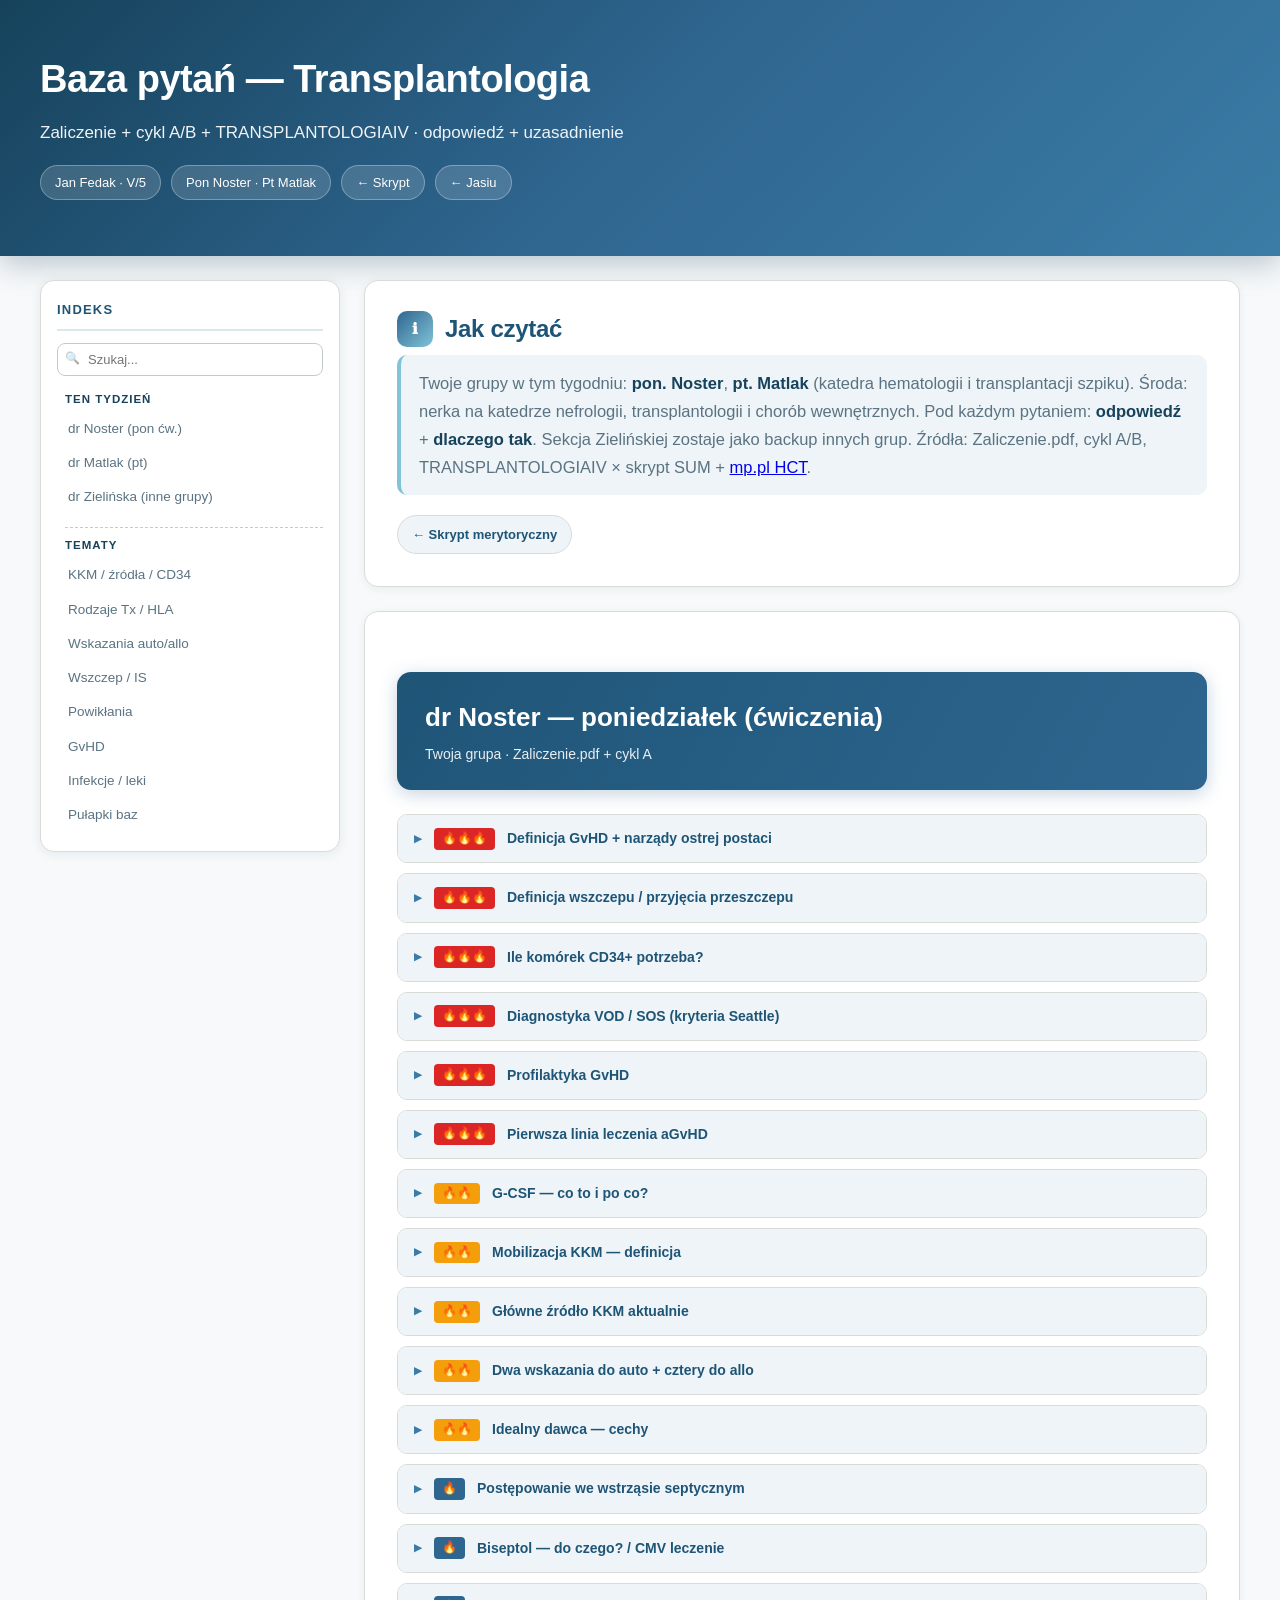
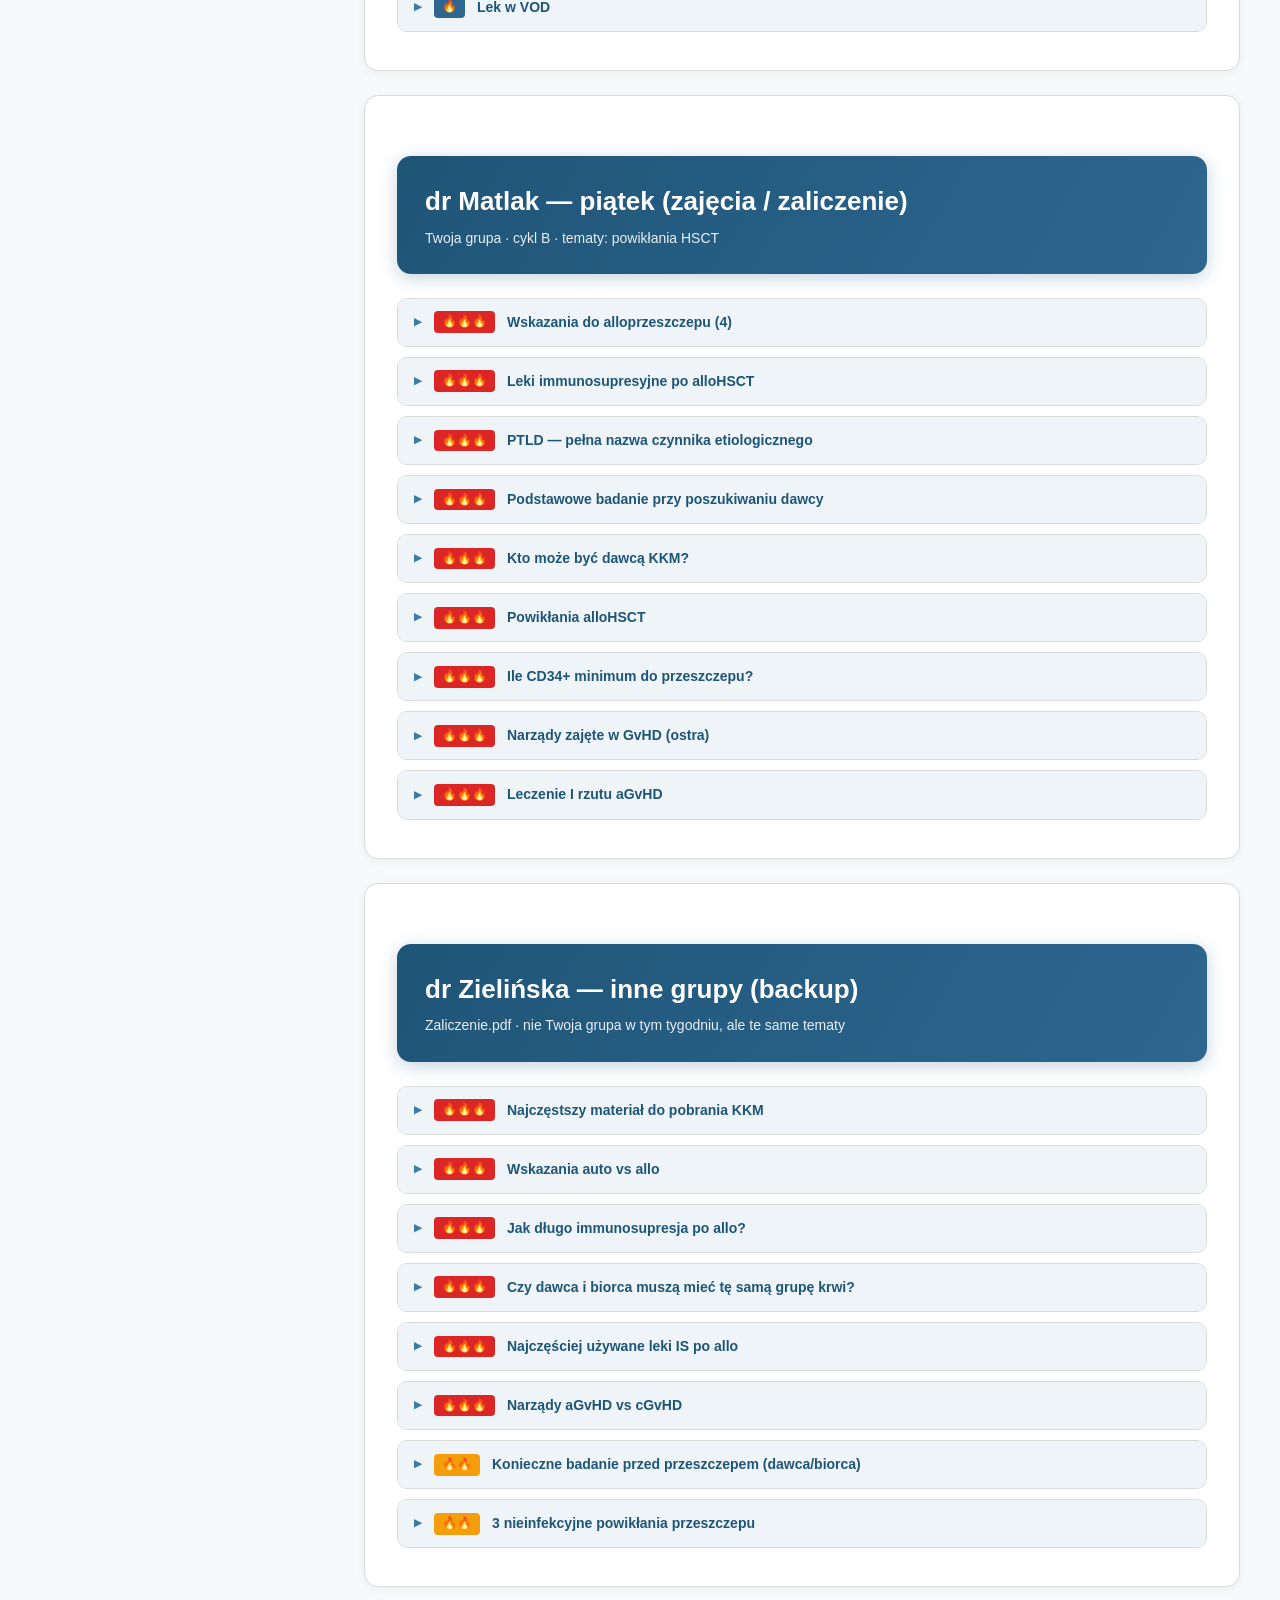
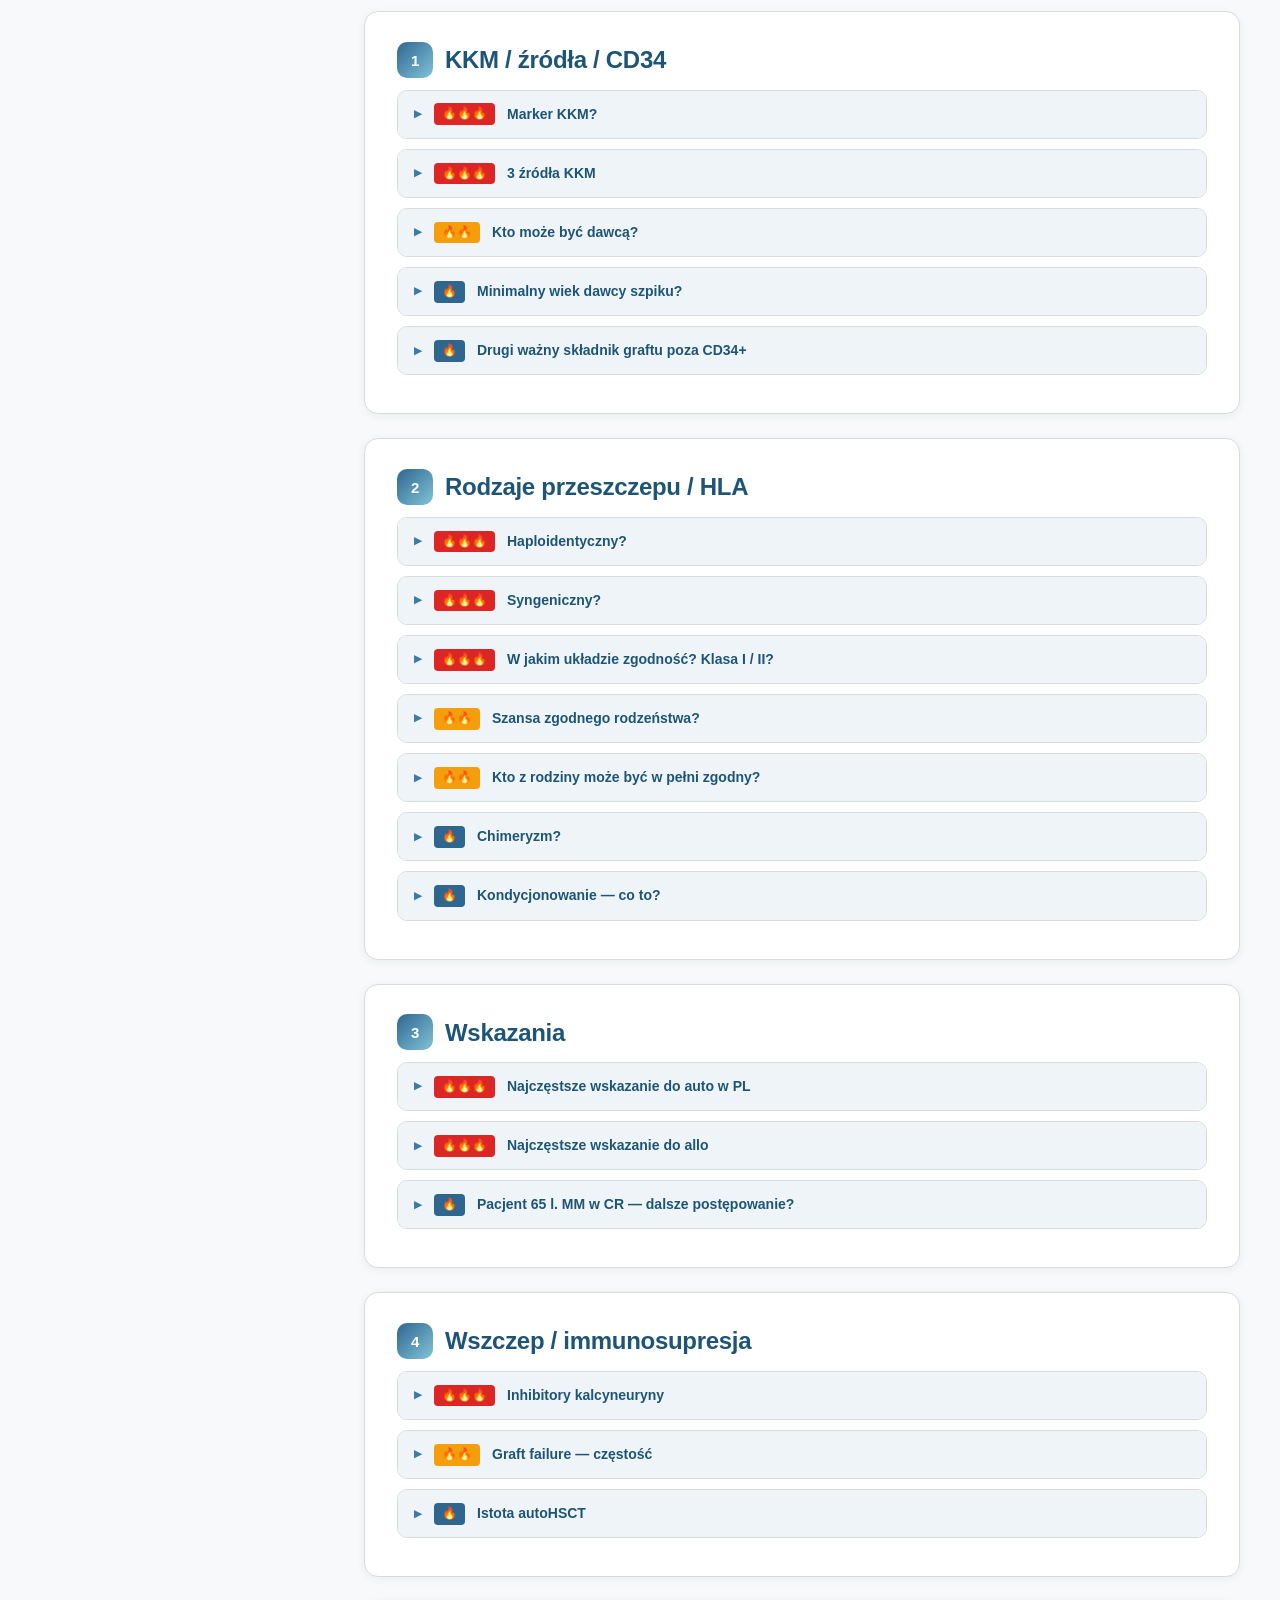
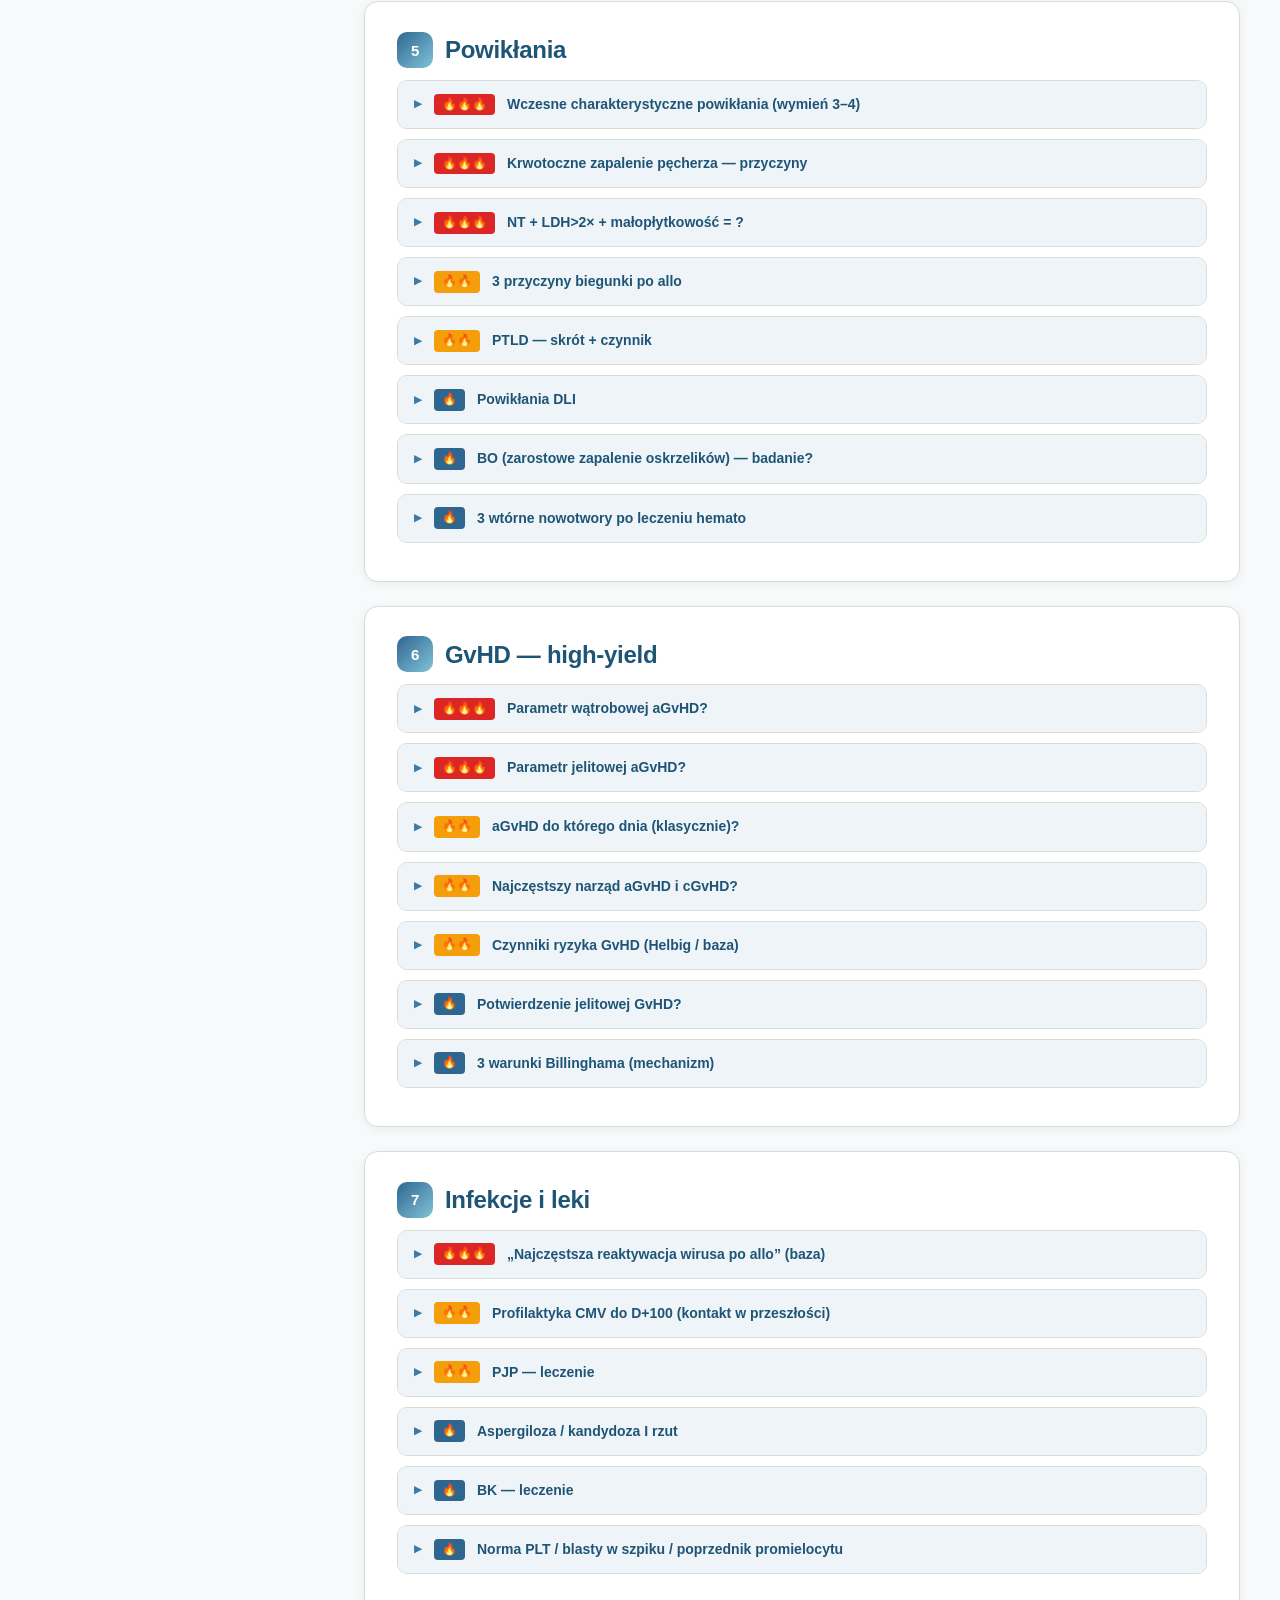
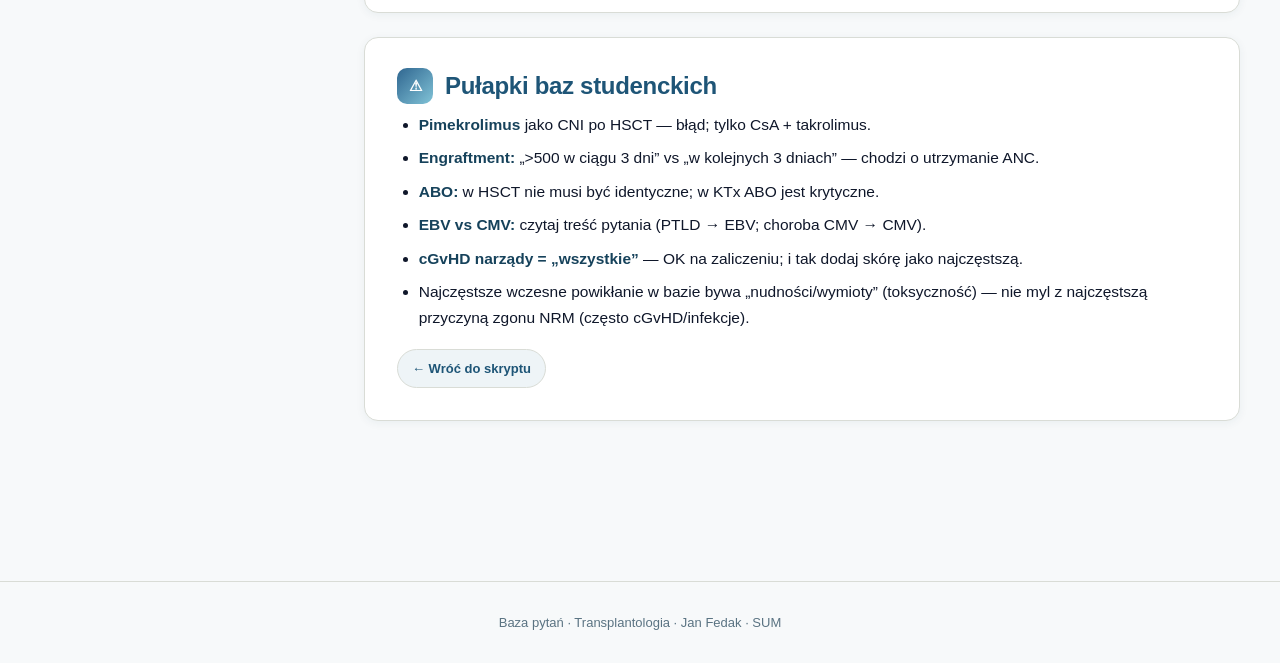
<file: jasiu/rok-5/transplantologia/baza.html>
<!DOCTYPE html>
<html lang="pl">
<head>
<meta charset="UTF-8">
<meta name="viewport" content="width=device-width, initial-scale=1.0">
<title>Baza pytań — Transplantologia (SUM)</title>
<meta name="robots" content="noindex, nofollow">
<link rel="icon" type="image/svg+xml" href="favicon.svg">
<link rel="stylesheet" href="style.css">
</head>
<body>

<header class="hero">
  <h1>Baza pytań — Transplantologia</h1>
  <div class="subtitle">Zaliczenie + cykl A/B + TRANSPLANTOLOGIAIV · odpowiedź + uzasadnienie</div>
  <div class="hero-meta">
    <span class="chip">Jan Fedak · V/5</span>
    <span class="chip">Pon Noster · Pt Matlak</span>
    <a class="chip chip-link" href="./">← Skrypt</a>
    <a class="chip chip-link" href="../../">← Jasiu</a>
  </div>
</header>

<div class="wrap">

<nav class="sidebar" id="toc">
<h3>Indeks</h3>
<div class="toc-search"><input id="tocSearch" type="text" placeholder="Szukaj..." aria-label="Szukaj"></div>
<ol id="tocList">
<li class="group-title">Ten tydzień</li>
<li><a href="#noster">dr Noster (pon ćw.)</a></li>
<li><a href="#matlak">dr Matlak (pt)</a></li>
<li><a href="#zielinska">dr Zielińska (inne grupy)</a></li>
<li class="group-title">Tematy</li>
<li><a href="#kkm">KKM / źródła / CD34</a></li>
<li><a href="#rodzaje">Rodzaje Tx / HLA</a></li>
<li><a href="#wskazania">Wskazania auto/allo</a></li>
<li><a href="#engraft">Wszczep / IS</a></li>
<li><a href="#powikania">Powikłania</a></li>
<li><a href="#gvhd">GvHD</a></li>
<li><a href="#infekcje">Infekcje / leki</a></li>
<li><a href="#pułapki">Pułapki baz</a></li>
</ol>
</nav>

<main>

<section class="card" id="intro">
<h2 class="section-title"><span class="num">ℹ</span>Jak czytać</h2>
<p class="lead">Twoje grupy w tym tygodniu: <strong>pon. Noster</strong>, <strong>pt. Matlak</strong> (katedra hematologii i transplantacji szpiku). Środa: nerka na katedrze nefrologii, transplantologii i chorób wewnętrznych. Pod każdym pytaniem: <strong>odpowiedź</strong> + <strong>dlaczego tak</strong>. Sekcja Zielińskiej zostaje jako backup innych grup. Źródła: Zaliczenie.pdf, cykl A/B, TRANSPLANTOLOGIAIV × skrypt SUM + <a href="https://www.mp.pl/interna/chapter/B01.VI.K.3." target="_blank" rel="noopener">mp.pl HCT</a>.</p>
<div class="action-row">
  <a class="btn-soft" href="./">← Skrypt merytoryczny</a>
</div>
</section>

<section class="card" id="noster">
<div class="bloque-banner"><h2>dr Noster — poniedziałek (ćwiczenia)</h2><div class="b-sub">Twoja grupa · Zaliczenie.pdf + cykl A</div></div>

<details class="qa"><summary><span class="tag danger">🔥🔥🔥</span> Definicja GvHD + narządy ostrej postaci</summary>
<div class="qa-body">
<div class="answer"><strong>Odpowiedź:</strong> Powikłanie <strong>allo</strong>-HSCT: limfocyty T dawcy atakują zdrowe tkanki biorcy. W ostrej postaci klasycznie zajmuje <strong>skórę, wątrobę i przewód pokarmowy</strong>.</div>
<div class="why"><span class="why-label">Dlaczego tak / jak to zrozumieć</span>GvHD (graft-versus-host disease) może powstać tylko wtedy, gdy w graftcie jadą obce, immunokompetentne limfocyty T — czyli po przeszczepie od dawcy. Po auto nie ma „obcego” układu odpornościowego, więc nie ma klasycznej GvHD. Dlaczego akurat te trzy narządy? Bo są bogate w komórki prezentujące antygen i mocno eksponowane na uszkodzenie po kondycjonowaniu; limfocyty T dawcy najłatwiej „widzą” je jako obce. Zapamiętaj obraz: wysypka (skóra) · żółtaczka cholestatyczna (wątroba) · biegunka (jelito).</div>
</div></details>

<details class="qa"><summary><span class="tag danger">🔥🔥🔥</span> Definicja wszczepu / przyjęcia przeszczepu</summary>
<div class="qa-body">
<div class="answer"><strong>Odpowiedź:</strong> Neutrofile (ANC) <strong>&gt;500/µl (≥0,5 G/l) przez kolejne 3 dni</strong>.</div>
<div class="why"><span class="why-label">Dlaczego tak / jak to zrozumieć</span>Po kondycjonowaniu pacjent ma aplazję — szpik praktycznie nie produkuje krwi. „Przyjęcie przeszczepu” oznacza, że podane komórki macierzyste zagnieździły się w niszy szpikowej i zaczęły produkować dojrzałe granulocyty. Próg 500/µl jest umownym, ale standardowym znakiem, że regeneracja ruszyła klinicznie. Wymóg „kolejnych trzech dni” chroni przed pomyłką: jeden przypadkowy skok ANC nie wystarczy — potrzebujesz utrzymania wartości. Nie mów „w ciągu 3 dni od podania graftu” — chodzi o utrzymanie, nie o czas do pierwszego wzrostu.</div>
</div></details>

<details class="qa"><summary><span class="tag danger">🔥🔥🔥</span> Ile komórek CD34+ potrzeba?</summary>
<div class="qa-body">
<div class="answer"><strong>Odpowiedź:</strong> Minimum egzaminacyjne: <strong>2×10⁶ CD34+/kg</strong> masy ciała biorcy (optymalnie 4–5×10⁶/kg).</div>
<div class="why"><span class="why-label">Dlaczego tak / jak to zrozumieć</span>CD34+ to marker, którym praktycznie liczysz frakcję krwiotwórczych komórek macierzystych w worku. Im mniej ich podasz, tym większe ryzyko wolnego albo nieudanego engraftmentu (graft failure). 2 miliony/kg to próg „bezpiecznego minimum” z baz; więcej zwykle = szybsza regeneracja, ale w allo nadmiar limfocytów T w graftcie PBSC podbija też ryzyko GvHD — stąd nie „im więcej, tym zawsze lepiej” bez limitu.</div>
</div></details>

<details class="qa"><summary><span class="tag danger">🔥🔥🔥</span> Diagnostyka VOD / SOS (kryteria Seattle)</summary>
<div class="qa-body">
<div class="answer"><strong>Odpowiedź:</strong> We wczesnym okresie po HCT spełnione ≥2 z: bilirubina &gt;2 mg/dl · przyrost masy &gt;2% (lub &gt;5%) · hepatomegalia / ból prawego podżebrza. Leczenie: <strong>defibrotyd</strong>.</div>
<div class="why"><span class="why-label">Dlaczego tak / jak to zrozumieć</span>SOS/VOD to nie „zwykła hepatotoksyczność po chemii”. Kondycjonowanie uszkadza śródbłonek zatok wątrobowych → odpływ żylny się zatyka → krew „stoi” w wątrobie (ból, powiększenie) i pojawia się wodobrzusze / szybki przyrost masy, a bilirubina rośnie. Dlatego kryteria łączą żółtaczkę z cechami zastoju i płynów. Defibrotyd działa na uszkodzony śródbłonek i jest lekiem z wyboru — nie wystarczy sama „hepatoprotekcja”.</div>
</div></details>

<details class="qa"><summary><span class="tag danger">🔥🔥🔥</span> Profilaktyka GvHD</summary>
<div class="qa-body">
<div class="answer"><strong>Odpowiedź:</strong> Inhibitor kalcyneuryny (<strong>cyklosporyna lub takrolimus</strong>) + krótki kurs <strong>metotreksatu</strong>; przy dawcy niespokrewnionym / PBSC często + <strong>ATG</strong>; przy haplo kluczowy jest <strong>PTCy D+3/+4</strong>.</div>
<div class="why"><span class="why-label">Dlaczego tak / jak to zrozumieć</span>GvHD wynika z aktywacji limfocytów T dawcy. CNI blokują ścieżkę aktywacji T (kalcyneuryna → NFAT → IL-2), a MTX w pierwszych dniach dodatkowo tłumi proliferację. ATG „ścina” limfocyty T, więc dodaje się go tam, gdzie ryzyko GvHD jest wyższe (MUD, PBSC z dużą liczbą T). PTCy po haplo zabija świeżo aktywowane T dawcy w dniach +3/+4 — bez tego haplo byłoby zbyt toksyczne immunologicznie.</div>
</div></details>

<details class="qa"><summary><span class="tag danger">🔥🔥🔥</span> Pierwsza linia leczenia aGvHD</summary>
<div class="qa-body">
<div class="answer"><strong>Odpowiedź:</strong> Od umiarkowanej/ciężkiej postaci: <strong>metylprednizolon ~2 mg/kg/d</strong> (zwykle 7–14 dni z oceną odpowiedzi).</div>
<div class="why"><span class="why-label">Dlaczego tak / jak to zrozumieć</span>Steroidy szybko i silnie tłumią odpowiedź limfocytów T oraz zapalenie w tkankach. Stopień I (tylko skóra ograniczona) często leczy się miejscowo — nie od razu „zabijasz” całego pacjenta systemowym GKS. Od stopnia II włączasz dawkę systemową ~2 mg/kg. Jeśli po kilku dniach nie ma poprawy, mówisz o steroidoopornosci i myślisz o drugiej linii (dziś często ruksolitynib), a nie o nieskończonym podkręcaniu samego MP.</div>
</div></details>

<details class="qa"><summary><span class="tag warn">🔥🔥</span> G-CSF — co to i po co?</summary>
<div class="qa-body">
<div class="answer"><strong>Odpowiedź:</strong> Czynnik stymulujący kolonie granulocytów — głównie do <strong>mobilizacji KKM</strong> ze szpiku do krwi przed leukaferezą.</div>
<div class="why"><span class="why-label">Dlaczego tak / jak to zrozumieć</span>W spoczynku we krwi obwodowej jest za mało HSC, żeby zebrać sensowny graft. G-CSF stymuluje granulopoezę i „wypycha” CD34+ ze szpiku do krwi — wtedy separator może je zebrać. Na zaliczeniu pierwsze skojarzenie G-CSF = mobilizacja przed PBSC, nie „leczenie neutropenii w ogóle” (choć G-CSF bywa też używany po Tx).</div>
</div></details>

<details class="qa"><summary><span class="tag warn">🔥🔥</span> Mobilizacja KKM — definicja</summary>
<div class="qa-body">
<div class="answer"><strong>Odpowiedź:</strong> Celowe przejście komórek CD34+ ze szpiku do krwi obwodowej (G-CSF ± chemioterapia w auto), a potem ich zebranie leukaferezą.</div>
<div class="why"><span class="why-label">Dlaczego tak / jak to zrozumieć</span>Bez mobilizacji PBSC nie miałoby sensu klinicznego. W auto często łączysz G-CSF z chemioterapią mobilizującą, bo regeneracja po CHT dodatkowo „wyrzuca” CD34+ do krwi. Efekt końcowy: worek z wystarczającą liczbą HSC do przeszczepu.</div>
</div></details>

<details class="qa"><summary><span class="tag warn">🔥🔥</span> Główne źródło KKM aktualnie</summary>
<div class="qa-body">
<div class="answer"><strong>Odpowiedź:</strong> <strong>Krew obwodowa (PBSC)</strong> po mobilizacji G-CSF.</div>
<div class="why"><span class="why-label">Dlaczego tak / jak to zrozumieć</span>Dlaczego nie szpik jako default? Bo pobranie PBSC nie wymaga operacji w znieczuleniu ogólnym, engraftment jest szybszy, a logistyka prostsza. Cena: w graftcie jest ~10× więcej limfocytów T → więcej GvHD (ostrej i przewlekłej), ale też silniejszy GvL. Dlatego „najczęstsze” ≠ „zawsze najlepsze” — wybór zależy od sytuacji klinicznej.</div>
</div></details>

<details class="qa"><summary><span class="tag warn">🔥🔥</span> Dwa wskazania do auto + cztery do allo</summary>
<div class="qa-body">
<div class="answer"><strong>Odpowiedź:</strong> <strong>Auto:</strong> szpiczak, chłoniaki (HL/NHL). <strong>Allo:</strong> AML, MDS, ciężka aplazja (SAA), włóknienie szpiku (PMF); ± ALL HR, CML po niepowodzeniu TKI.</div>
<div class="why"><span class="why-label">Dlaczego tak / jak to zrozumieć</span>Logika auto: choroba jest chemiowrażliwa i chcesz podać dawkę CHT, której szpik pacjenta sam by nie przeżył — ratujesz go własnymi komórkami. Stąd limfoidalne/plazmocytowe nowotwory. Logika allo: potrzebujesz nowego, zdrowego układu krwiotwórczego <em>i</em> efektu GvL albo nie masz własnych zdrowych HSC (aplazja). Dlatego AML/MDS/SAA/PMF. Helbigowi na allo często wystarczało samo „AML” — bo to najczęstsze wskazanie.</div>
</div></details>

<details class="qa"><summary><span class="tag warn">🔥🔥</span> Idealny dawca — cechy</summary>
<div class="qa-body">
<div class="answer"><strong>Odpowiedź:</strong> Zgodność HLA (najlepiej 10/10) · młodszy wiek · preferencyjnie mężczyzna (zwłaszcza dla biorcy mężczyzny) · brak alloimmunizacji (ciąże) · korzystny status CMV · brak przeciwwskazań zdrowotnych · zwykle ≥18 lat.</div>
<div class="why"><span class="why-label">Dlaczego tak / jak to zrozumieć</span>Każdy punkt ma mechanizm: zgodność HLA ↓ ryzyko GvHD/odrzucenia; młodszy dawca → lepsza jakość graftu i mniej powikłań; dawczyni→mężczyzna ↑ ryzyko GvHD przez antygeny chromosomu Y; ciąże immunizują przeciwko HLA; CMV dawcy/biorcy wpływa na ryzyko reaktywacji po Tx. „Idealny” to kompromis — czasem bierzesz haplo, bo nie ma 10/10 w rejestrze.</div>
</div></details>

<details class="qa"><summary><span class="tag">🔥</span> Postępowanie we wstrząsie septycznym</summary>
<div class="qa-body">
<div class="answer"><strong>Odpowiedź:</strong> Jak w sepsie: szybkie płyny, empiryczne antybiotyki, szukanie i kontrola źródła; przy hipotensji opornej — <strong>aminy presyjne</strong> (noradrenalina / adrenalina).</div>
<div class="why"><span class="why-label">Dlaczego tak / jak to zrozumieć</span>Po HSCT pacjent często jest neutropeniczny i ma uszkodzoną barierę śluzówkową — sepsa rozwija się szybko. Baza podkreśla aminy, bo to element stabilizacji krążenia, ale nie zapomnij o reszcie pakietu sepsis: bez antybiotyku i kontroli źródła sama noradrenalina nie leczy przyczyny.</div>
</div></details>

<details class="qa"><summary><span class="tag">🔥</span> Biseptol — do czego? / CMV leczenie</summary>
<div class="qa-body">
<div class="answer"><strong>Odpowiedź:</strong> <strong>Biseptol (kotrimoksazol):</strong> profilaktyka i leczenie <em>Pneumocystis jirovecii</em>. <strong>CMV:</strong> leczenie gancyklowirem (± foskarnet); profilaktyka po allo u seropozytywnych: letermowir.</div>
<div class="why"><span class="why-label">Dlaczego tak / jak to zrozumieć</span>Po allo pacjent długo nie ma sprawnej odporności komórkowej. PJP i CMV to klasyczne oportunisty tego okresu — stąd osobne schematy profilaktyki. Nie myl ról leków: Biseptol ≠ lek na CMV; gancyklowir ≠ lek na PJP.</div>
</div></details>

<details class="qa"><summary><span class="tag">🔥</span> Lek w VOD</summary>
<div class="qa-body">
<div class="answer"><strong>Odpowiedź:</strong> <strong>Defibrotyd.</strong></div>
<div class="why"><span class="why-label">Dlaczego tak / jak to zrozumieć</span>Bo VOD to choroba śródbłonka zatok wątrobowych z niedrożnością odpływu żylnego. Defibrotyd jest lekiem, który celuje w ten mechanizm naczyniowy — dlatego pada jako odpowiedź „lek z wyboru”, a nie np. same diuretyki czy „hepatoprotektory”.</div>
</div></details>

</section>


<section class="card" id="matlak">
<div class="bloque-banner"><h2>dr Matlak — piątek (zajęcia / zaliczenie)</h2><div class="b-sub">Twoja grupa · cykl B · tematy: powikłania HSCT</div></div>

<details class="qa"><summary><span class="tag danger">🔥🔥🔥</span> Wskazania do alloprzeszczepu (4)</summary>
<div class="qa-body">
<div class="answer"><strong>Odpowiedź:</strong> AML · MDS · ciężka aplazja (SAA) · włóknienie szpiku / PMF (± ALL HR, CML po niepowodzeniu TKI).</div>
<div class="why"><span class="why-label">Dlaczego tak / jak to zrozumieć</span>Wspólny mianownik: albo potrzebujesz GvL (białaczki/MDS), albo musisz wymienić niewydolny/zniszczony układ krwiotwórczy (SAA, PMF). Auto tu nie wystarczy, bo albo nie ma zdrowych własnych HSC, albo sama mega-CHT nie daje trwałego wyleczenia bez efektu immunologicznego dawcy.</div>
</div></details>

<details class="qa"><summary><span class="tag danger">🔥🔥🔥</span> Leki immunosupresyjne po alloHSCT</summary>
<div class="qa-body">
<div class="answer"><strong>Odpowiedź:</strong> Cyklosporyna lub takrolimus + metotreksat (± MMF; ± ATG u MUD; PTCy u haplo).</div>
<div class="why"><span class="why-label">Dlaczego tak / jak to zrozumieć</span>Po allo chronisz głównie przed GvHD, nie przed „odrzuceniem nerki”. CNI to rdzeń (blokada aktywacji T), MTX dopełnia wczesną fazę. ATG/PTCy dokładane są według ryzyka immunologicznego dawcy. Czas trwania zwykle miesiące (często 3–6), nie „do końca życia” jak po KTx — chyba że jest cGvHD.</div>
</div></details>

<details class="qa"><summary><span class="tag danger">🔥🔥🔥</span> PTLD — pełna nazwa czynnika etiologicznego</summary>
<div class="qa-body">
<div class="answer"><strong>Odpowiedź:</strong> <strong>Epstein–Barr virus (EBV)</strong>.</div>
<div class="why"><span class="why-label">Dlaczego tak / jak to zrozumieć</span>PTLD = post-transplant lymphoproliferative disorder: niekontrolowany rozrost limfocytów B (zwykle dawcy) pod immunosupresją. EBV jest wirusem, który fizjologicznie „siedzi” w B-limfocytach; gdy T-limfocyty biorcy/dawcy nie pilnują latencji EBV, wirus napędza limfoproliferację. Dlatego leczenie zaczyna się od redukcji IS (± rytuksymab anty-CD20), a nie od „antybiotyku na wirusa” jak w CMV.</div>
</div></details>

<details class="qa"><summary><span class="tag danger">🔥🔥🔥</span> Podstawowe badanie przy poszukiwaniu dawcy</summary>
<div class="qa-body">
<div class="answer"><strong>Odpowiedź:</strong> Badanie zgodności <strong>HLA</strong>.</div>
<div class="why"><span class="why-label">Dlaczego tak / jak to zrozumieć</span>Limfocyty T rozpoznają obce HLA jako „non-self”. Im większa niezgodność, tym większe ryzyko GvHD (i odrzucenia graftu). Dlatego HLA jest pierwszym i kluczowym filtrem dawcy — dopiero potem patrzysz na wiek, CMV, płeć, dostępność itd.</div>
</div></details>

<details class="qa"><summary><span class="tag danger">🔥🔥🔥</span> Kto może być dawcą KKM?</summary>
<div class="qa-body">
<div class="answer"><strong>Odpowiedź:</strong> Sam chory (auto) · dawca rodzinny (sib / haplo / rodzic) · niespokrewniony z rejestru (MUD) · bliźniak jednojajowy (syngeniczny) · czasem krew pępowinowa z banku.</div>
<div class="why"><span class="why-label">Dlaczego tak / jak to zrozumieć</span>To katalog źródeł immunologicznych: własne komórki (brak GvHD/GvL) vs obce o różnym stopniu zgodności HLA. Syngeniczny jest genetycznie identyczny; haplo ma tylko jeden wspólny haplotyp i wymaga specjalnego protokołu (PTCy).</div>
</div></details>

<details class="qa"><summary><span class="tag danger">🔥🔥🔥</span> Powikłania alloHSCT</summary>
<div class="qa-body">
<div class="answer"><strong>Odpowiedź:</strong> Nudności/wymioty · mukositis · infekcje · krwotoczne zapalenie pęcherza · VOD/SOS · capillary leak · GvHD · TA-TMA.</div>
<div class="why"><span class="why-label">Dlaczego tak / jak to zrozumieć</span>Myśl chronologicznie i mechanistycznie: najpierw toksyczność kondycjonowania (nudności, mukositis, VOD, cystitis z akroleiny, capillary leak), potem aplazja i infekcje, potem GvHD i późniejsze powikłania śródbłonkowe (TMA). Na pytanie o „wczesne charakterystyczne” Helbig lubił VOD, capillary leak i hemorrhagic cystitis — nie zaczynaj od nawrotu białaczki.</div>
</div></details>

<details class="qa"><summary><span class="tag danger">🔥🔥🔥</span> Ile CD34+ minimum do przeszczepu?</summary>
<div class="qa-body">
<div class="answer"><strong>Odpowiedź:</strong> <strong>2×10⁶/kg</strong> masy ciała (opt. 4–5×10⁶/kg).</div>
<div class="why"><span class="why-label">Dlaczego tak / jak to zrozumieć</span>To ta sama logika co u Nostera: dawka HSC warunkuje engraftment. Podajesz na kilogram biorcy, nie „na worek” — bo pacjent 90 kg potrzebuje więcej komórek niż pacjent 50 kg.</div>
</div></details>

<details class="qa"><summary><span class="tag danger">🔥🔥🔥</span> Narządy zajęte w GvHD (ostra)</summary>
<div class="qa-body">
<div class="answer"><strong>Odpowiedź:</strong> Skóra, wątroba, przewód pokarmowy.</div>
<div class="why"><span class="why-label">Dlaczego tak / jak to zrozumieć</span>To klasyczna triada Billinghama klinicznie. Inne narządy mogą chorować, ale na zaliczeniu te trzy są odpowiedzią oczekiwaną dla ostrej postaci. Przewlekła GvHD może teoretycznie zająć „wszystko”, najczęściej skórę.</div>
</div></details>

<details class="qa"><summary><span class="tag danger">🔥🔥🔥</span> Leczenie I rzutu aGvHD</summary>
<div class="qa-body">
<div class="answer"><strong>Odpowiedź:</strong> Metylprednizolon ~<strong>2 mg/kg/d</strong>.</div>
<div class="why"><span class="why-label">Dlaczego tak / jak to zrozumieć</span>Od stopnia II: steryd systemowy jest najszybszym sposobem stłumienia alloreaktywnych T i zapalenia narządowego. Dawka ~2 mg/kg to standard, który pada w bazach — zapamiętaj liczbę razem z jednostką (na kg masy ciała / dobę).</div>
</div></details>

</section>


<section class="card" id="zielinska">
<div class="bloque-banner"><h2>dr Zielińska — inne grupy (backup)</h2><div class="b-sub">Zaliczenie.pdf · nie Twoja grupa w tym tygodniu, ale te same tematy</div></div>

<details class="qa"><summary><span class="tag danger">🔥🔥🔥</span> Najczęstszy materiał do pobrania KKM</summary>
<div class="qa-body">
<div class="answer"><strong>Odpowiedź:</strong> Krew obwodowa po mobilizacji G-CSF (PBSC).</div>
<div class="why"><span class="why-label">Dlaczego tak / jak to zrozumieć</span>Patrz wyżej: wygodniej, szybszy engraftment, więcej T → więcej GvHD. „Najczęstszy” opisuje praktykę, nie absolutną przewagę biologicznego bezpieczeństwa.</div>
</div></details>

<details class="qa"><summary><span class="tag danger">🔥🔥🔥</span> Wskazania auto vs allo</summary>
<div class="qa-body">
<div class="answer"><strong>Odpowiedź:</strong> <strong>Auto:</strong> MM, HL, agresywne NHL. <strong>Allo:</strong> AML (± ALL HR), MDS, SAA, PMF.</div>
<div class="why"><span class="why-label">Dlaczego tak / jak to zrozumieć</span>Auto = ratunek po mega-CHT w chorobach chemiowrażliwych limfoidalnych/plazmocytowych. Allo = nowy układ + GvL / wymiana chorego szpiku. Jeśli pytanie brzmi „najczęstsza choroba”, zawsze doprecyzuj auto vs allo.</div>
</div></details>

<details class="qa"><summary><span class="tag danger">🔥🔥🔥</span> Jak długo immunosupresja po allo?</summary>
<div class="qa-body">
<div class="answer"><strong>Odpowiedź:</strong> Zwykle <strong>3–6 miesięcy</strong> (redukcja często od ~D+100; przy cGvHD dłużej, czasem długotrwale).</div>
<div class="why"><span class="why-label">Dlaczego tak / jak to zrozumieć</span>Po udanym engraftmencie i braku GvHD możesz stopniowo odstawiać IS, bo chcesz też zachować GvL i zmniejszyć infekcje/toksyczność CNI. Jeśli jest cGvHD, IS staje się leczeniem choroby, nie tylko „profilaktyką na start” — wtedy trwa dłużej.</div>
</div></details>

<details class="qa"><summary><span class="tag danger">🔥🔥🔥</span> Czy dawca i biorca muszą mieć tę samą grupę krwi?</summary>
<div class="qa-body">
<div class="answer"><strong>Odpowiedź:</strong> <strong>Nie</strong> w HSCT. Przy dużej niezgodności: deplecja erytrocytów/osocza w graftcie lub plazmafereza biorcy.</div>
<div class="why"><span class="why-label">Dlaczego tak / jak to zrozumieć</span>Dlaczego wolno? Bo po engraftmencie hematopoeza i tak staje się „dawcza” — biorca zaczyna produkować erytrocyty grupy dawcy. Problem jest przejściowy: dojrzałe RBC w graftcie + izohemaglutyniny biorcy mogą dać hemolizę okołoprzeszczepową. W nerce jest inaczej: ABO musi się zgadzać (z wyjątkami protokołów desensytyzacji), bo narząd lity nie „przepisuje” grupy krwi biorcy.</div>
</div></details>

<details class="qa"><summary><span class="tag danger">🔥🔥🔥</span> Najczęściej używane leki IS po allo</summary>
<div class="qa-body">
<div class="answer"><strong>Odpowiedź:</strong> Cyklosporyna / takrolimus + metotreksat (± MMF; ± ATG).</div>
<div class="why"><span class="why-label">Dlaczego tak / jak to zrozumieć</span>Rdzeń = CNI + MTX. Reszta to modulacja ryzyka. Nie wpisuj pimekrolimusu — to CNI miejscowy dermatologiczny, nie standard po HSCT.</div>
</div></details>

<details class="qa"><summary><span class="tag danger">🔥🔥🔥</span> Narządy aGvHD vs cGvHD</summary>
<div class="qa-body">
<div class="answer"><strong>Odpowiedź:</strong> <strong>aGvHD:</strong> skóra, wątroba, GI. <strong>cGvHD:</strong> potencjalnie wszystkie narządy (najczęściej skóra; też oczy, usta, płuca/BO, stawy, powięzi…).</div>
<div class="why"><span class="why-label">Dlaczego tak / jak to zrozumieć</span>Ostra ma klasyczny, względnie zamknięty zestaw narządów. Przewlekła przypomina choroby układowe tkanki łącznej i może „iść wszędzie” — dlatego na zaliczeniu akceptują „wszystkie”, ale zawsze dodaj: najczęściej skóra.</div>
</div></details>

<details class="qa"><summary><span class="tag warn">🔥🔥</span> Konieczne badanie przed przeszczepem (dawca/biorca)</summary>
<div class="qa-body">
<div class="answer"><strong>Odpowiedź:</strong> Zgodność <strong>HLA</strong>.</div>
<div class="why"><span class="why-label">Dlaczego tak / jak to zrozumieć</span>Bez HLA nie ocenisz bariery alloreaktywności. To badanie decydujące o tym, czy w ogóle masz bezpiecznego dawcę allo.</div>
</div></details>

<details class="qa"><summary><span class="tag warn">🔥🔥</span> 3 nieinfekcyjne powikłania przeszczepu</summary>
<div class="qa-body">
<div class="answer"><strong>Odpowiedź:</strong> GvHD · VOD/SOS · graft failure; też: krwotoczne zapalenie pęcherza, capillary leak, TA-TMA.</div>
<div class="why"><span class="why-label">Dlaczego tak / jak to zrozumieć</span>Pytanie sprawdza, czy odróżniasz toksyczność/immunologię od infekcji. Infekcje są częste, ale tu mają paść powikłania nieinfekcyjne — stąd GvHD i VOD jako pewniaki.</div>
</div></details>

</section>


<section class="card" id="kkm">
<h2 class="section-title"><span class="num">1</span>KKM / źródła / CD34</h2>

<details class="qa"><summary><span class="tag danger">🔥🔥🔥</span> Marker KKM?</summary>
<div class="qa-body">
<div class="answer"><strong>Odpowiedź:</strong> <strong>CD34+</strong> (wspominane też: Thy1, c-kit; typowo bez CD38).</div>
<div class="why"><span class="why-label">Dlaczego tak / jak to zrozumieć</span>HSC nie ma jednego „idealnego” markera w sensie biologicznym, ale CD34+ jest klinicznie użyteczny: da się go zmierzyć, policzyć i na tej podstawie dawkować graft. Dlatego egzaminowo CD34+ = odpowiedź numer jeden.</div>
</div></details>

<details class="qa"><summary><span class="tag danger">🔥🔥🔥</span> 3 źródła KKM</summary>
<div class="qa-body">
<div class="answer"><strong>Odpowiedź:</strong> Szpik kostny · krew obwodowa po mobilizacji · krew pępowinowa.</div>
<div class="why"><span class="why-label">Dlaczego tak / jak to zrozumieć</span>To trzy fizyczne miejsca, z których da się pozyskać HSC. Różnią się liczbą komórek, zawartością limfocytów T, szybkością engraftmentu i tolerancją na mismatch HLA — stąd wybór źródła ma konsekwencje kliniczne, nie tylko logistyczne.</div>
</div></details>

<details class="qa"><summary><span class="tag warn">🔥🔥</span> Kto może być dawcą?</summary>
<div class="qa-body">
<div class="answer"><strong>Odpowiedź:</strong> Sam chory (auto) · rodzinny (sib/haplo/rodzic) · niespokrewniony z rejestru · bliźniak jednojajowy (syngeniczny).</div>
<div class="why"><span class="why-label">Dlaczego tak / jak to zrozumieć</span>Każda opcja = inny poziom „obcości” immunologicznej. Auto = zero obcości. Syngeniczny = genetycznie identyczny. Sib 10/10 = optymalny allo. Haplo = połowa zgodności + PTCy. MUD = szukanie w milionach niespokrewnionych.</div>
</div></details>

<details class="qa"><summary><span class="tag">🔥</span> Minimalny wiek dawcy szpiku?</summary>
<div class="qa-body">
<div class="answer"><strong>Odpowiedź:</strong> <strong>18 lat</strong> (wg bazy/Helbiga).</div>
<div class="why"><span class="why-label">Dlaczego tak / jak to zrozumieć</span>To próg formalno-etyczny i praktyczny z baz zaliczeniowych: dawca dorosły, zdolny do świadomej zgody na inwazyjne pobranie.</div>
</div></details>

<details class="qa"><summary><span class="tag">🔥</span> Drugi ważny składnik graftu poza CD34+</summary>
<div class="qa-body">
<div class="answer"><strong>Odpowiedź:</strong> Limfocyty T <strong>CD3+</strong> — od nich zależy GvHD i GvL.</div>
<div class="why"><span class="why-label">Dlaczego tak / jak to zrozumieć</span>Graft to nie czysta „zupa z HSC”. Limfocyty T jadące z dawcą robią dwie rzeczy naraz: mogą leczyć białaczkę (GvL) i mogą atakować skórę/wątrobę/jelito (GvHD). Dlatego źródło z większą liczbą T (PBSC) jest „mocniejsze immunologicznie” w obie strony.</div>
</div></details>

</section>


<section class="card" id="rodzaje">
<h2 class="section-title"><span class="num">2</span>Rodzaje przeszczepu / HLA</h2>

<details class="qa"><summary><span class="tag danger">🔥🔥🔥</span> Haploidentyczny?</summary>
<div class="qa-body">
<div class="answer"><strong>Odpowiedź:</strong> Przeszczep od osoby spokrewnionej zgodnej w <strong>jednym haplotypie HLA</strong> (rodzic, dziecko, połowicznie zgodne sib).</div>
<div class="why"><span class="why-label">Dlaczego tak / jak to zrozumieć</span>Każdy dziedziczy jeden haplotyp od matki i jeden od ojca. Rodzic zawsze dzieli z dzieckiem dokładnie jeden haplotyp → zawsze jest potencjalnym dawcą haplo. Immunologicznie to duża niezgodność, dlatego standardem stał się PTCy w dniach +3/+4.</div>
</div></details>

<details class="qa"><summary><span class="tag danger">🔥🔥🔥</span> Syngeniczny?</summary>
<div class="qa-body">
<div class="answer"><strong>Odpowiedź:</strong> Od bliźniaka monozygotycznego — dawca genetycznie identyczny.</div>
<div class="why"><span class="why-label">Dlaczego tak / jak to zrozumieć</span>Brak różnic HLA → brak klasycznej alloreaktywności → brak typowej GvHD i brak klasycznego GvL zależnego od różnic MHC. To nie to samo co haplo (haplo = połowicznie obce).</div>
</div></details>

<details class="qa"><summary><span class="tag danger">🔥🔥🔥</span> W jakim układzie zgodność? Klasa I / II?</summary>
<div class="qa-body">
<div class="answer"><strong>Odpowiedź:</strong> <strong>HLA (MHC)</strong> na krótkim ramieniu chromosomu 6. Klasa I: A, B, C (komórki jądrzaste; prezentacja CD8+). Klasa II: DR, DQ, DP (APC; prezentacja CD4+).</div>
<div class="why"><span class="why-label">Dlaczego tak / jak to zrozumieć</span>Zgodność tkankowa istnieje po to, by limfocyty T rozróżniały „swoje” od „obcego”. W Tx te same cząsteczki stają się celem ataku. Klasa I i II różnią się dystrybucją tkankową i typem limfocytu, który je czyta — stąd obie są ważne przy doborze dawcy (w HSCT zwykle liczy się 10/10: A,B,C,DRB1,DQB1).</div>
</div></details>

<details class="qa"><summary><span class="tag warn">🔥🔥</span> Szansa zgodnego rodzeństwa?</summary>
<div class="qa-body">
<div class="answer"><strong>Odpowiedź:</strong> <strong>25% (1:4)</strong> że konkretne sib jest w pełni zgodne; wzór na ≥1 zgodne wśród n: 1−(0,75)<sup>n</sup>.</div>
<div class="why"><span class="why-label">Dlaczego tak / jak to zrozumieć</span>Bo haplotypy dziedziczą się jak dwie „karty” od rodziców. Szansa, że brat/siostra wylosuje dokładnie ten sam zestaw dwóch haplotypów co pacjent, wynosi 1/4. Dlatego im więcej rodzeństwa, tym większa szansa na dawcę rodzinnego — ale nigdy nie jest to pewność.</div>
</div></details>

<details class="qa"><summary><span class="tag warn">🔥🔥</span> Kto z rodziny może być w pełni zgodny?</summary>
<div class="qa-body">
<div class="answer"><strong>Odpowiedź:</strong> Bliźniak jednojajowy lub rodzeństwo z tymi samymi haplotypami HLA.</div>
<div class="why"><span class="why-label">Dlaczego tak / jak to zrozumieć</span>Rodzice są z definicji tylko haplo względem dziecka (jeden wspólny haplotyp). Pełna zgodność 10/10 w rodzinie practically = sib lub twin.</div>
</div></details>

<details class="qa"><summary><span class="tag">🔥</span> Chimeryzm?</summary>
<div class="qa-body">
<div class="answer"><strong>Odpowiedź:</strong> Obecność komórek dawcy (± biorcy) w krwi/szpiku po allo. Cel zwykle: pełny chimeryzm dawcy.</div>
<div class="why"><span class="why-label">Dlaczego tak / jak to zrozumieć</span>Chimeryzm mówi, czyje komórki krwiotwórcze „mieszkają” w pacjencie. Spadek chimeryzmu ostrzega przed odrzuceniem graftu lub nawrotem. Przy RIC mieszany chimeryzm bywa etapem przejściowym; ostatecznie chcesz dominację dawcy, zwłaszcza w białaczkach.</div>
</div></details>

<details class="qa"><summary><span class="tag">🔥</span> Kondycjonowanie — co to?</summary>
<div class="qa-body">
<div class="answer"><strong>Odpowiedź:</strong> Intensywna CHT ± TBI przed podaniem graftu: eliminacja choroby, stłumienie odporności biorcy, zrobienie miejsca w szpiku. Przykłady auto: melfalan (MM), BEAM (chłoniaki).</div>
<div class="why"><span class="why-label">Dlaczego tak / jak to zrozumieć</span>Bez kondycjonowania graft miałby trudność z zagnieżdżeniem, a choroba/odporność biorcy mogłaby go zniszczyć (HvG). MAC niszczy szpik trwale; RIC mocniej gasi odporność niż mielopoezę i bardziej polega na GvL — dlatego wybór intensywności zależy od wieku i chorób współistniejących.</div>
</div></details>

</section>


<section class="card" id="wskazania">
<h2 class="section-title"><span class="num">3</span>Wskazania</h2>

<details class="qa"><summary><span class="tag danger">🔥🔥🔥</span> Najczęstsze wskazanie do auto w PL</summary>
<div class="qa-body">
<div class="answer"><strong>Odpowiedź:</strong> <strong>Szpiczak plazmocytowy</strong>.</div>
<div class="why"><span class="why-label">Dlaczego tak / jak to zrozumieć</span>Szpiczak jest chemiowrażliwy na wysokie dawki melfalanu, a auto pozwala podać dawkę, której szpik nie przeżyłby bez ratunku. W Polsce to najczęstsza procedura auto. Helbigowi czasem wystarczało samo słowo „szpiczak”.</div>
</div></details>

<details class="qa"><summary><span class="tag danger">🔥🔥🔥</span> Najczęstsze wskazanie do allo</summary>
<div class="qa-body">
<div class="answer"><strong>Odpowiedź:</strong> <strong>AML</strong>.</div>
<div class="why"><span class="why-label">Dlaczego tak / jak to zrozumieć</span>W AML wysokiego ryzyka sama CHT często nie utrzymuje remisji. Allo dodaje GvL — nadzór immunologiczny nad blastami. Dlatego AML jest „prototypowym” wskazaniem allo na zaliczeniu.</div>
</div></details>

<details class="qa"><summary><span class="tag">🔥</span> Pacjent 65 l. MM w CR — dalsze postępowanie?</summary>
<div class="qa-body">
<div class="answer"><strong>Odpowiedź:</strong> Jeśli fit / kwalifikuje się: konsolidacja <strong>autoHSCT</strong>.</div>
<div class="why"><span class="why-label">Dlaczego tak / jak to zrozumieć</span>Remisja w szpiczaku nie kończy strategii — auto po indukcji jest standardem u pacjentów kwalifikujących się, bo pogłębia odpowiedź. Wiek 65 sam w sobie nie wyklucza; liczy się fit (sprawność, choroby współistniejące), nie metryka sama.</div>
</div></details>

</section>


<section class="card" id="engraft">
<h2 class="section-title"><span class="num">4</span>Wszczep / immunosupresja</h2>

<details class="qa"><summary><span class="tag danger">🔥🔥🔥</span> Inhibitory kalcyneuryny</summary>
<div class="qa-body">
<div class="answer"><strong>Odpowiedź:</strong> <strong>Cyklosporyna i takrolimus</strong>.</div>
<div class="why"><span class="why-label">Dlaczego tak / jak to zrozumieć</span>Blokują kalcyneurynę → mniej aktywacji NFAT → mniej IL-2 → mniej proliferacji limfocytów T. Dlatego są rdzeniem profilaktyki GvHD i immunosupresji po nerce. <strong>Pułapka:</strong> pimekrolimus to CNI miejscowy do skóry — nie wpisuj go jako lek po HSCT.</div>
</div></details>

<details class="qa"><summary><span class="tag warn">🔥🔥</span> Graft failure — częstość</summary>
<div class="qa-body">
<div class="answer"><strong>Odpowiedź:</strong> Auto ~0–2%; allo ~5–15% (wg bazy).</div>
<div class="why"><span class="why-label">Dlaczego tak / jak to zrozumieć</span>Po auto masz własne komórki i brak alloreaktywnego odrzucenia — failure jest rzadki. Po allo dochodzi bariera HvG, niezgodności, infekcje wirusowe, toksyczność leków i niewystarczająca dawka CD34+ — stąd wyższy odsetek.</div>
</div></details>

<details class="qa"><summary><span class="tag">🔥</span> Istota autoHSCT</summary>
<div class="qa-body">
<div class="answer"><strong>Odpowiedź:</strong> Mega-CHT (ablacja) + ratunek własnymi KKM; efekt przeciwnowotworowy = kondycjonowanie, nie GvL.</div>
<div class="why"><span class="why-label">Dlaczego tak / jak to zrozumieć</span>To klucz koncepcyjny: auto nie „przestawia odporności na tryb antynowotworowy dawcy”. Ty tylko przeżywasz dawkę CHT dzięki własnym komórkom. Stąd brak GvHD i brak GvL.</div>
</div></details>

</section>


<section class="card" id="powikania">
<h2 class="section-title"><span class="num">5</span>Powikłania</h2>

<details class="qa"><summary><span class="tag danger">🔥🔥🔥</span> Wczesne charakterystyczne powikłania (wymień 3–4)</summary>
<div class="qa-body">
<div class="answer"><strong>Odpowiedź:</strong> VOD/SOS · capillary leak · krwotoczne zapalenie pęcherza · (+ nudności/mukositis jako toksyczność powszechna). Helbig: VOD, capillary leak, hemorrhagic cystitis.</div>
<div class="why"><span class="why-label">Dlaczego tak / jak to zrozumieć</span>„Charakterystyczne wczesne” = typowe dla toksyczności kondycjonowania / śródbłonka, nie każde możliwe powikłanie świata. Dlatego VOD, przeciek włośniczkowy i cystitis są lepszą odpowiedzią niż ogólne „infekcja” czy „nawrót”.</div>
</div></details>

<details class="qa"><summary><span class="tag danger">🔥🔥🔥</span> Krwotoczne zapalenie pęcherza — przyczyny</summary>
<div class="qa-body">
<div class="answer"><strong>Odpowiedź:</strong> <strong>Wcześnie (np. D+3):</strong> akroleina z CYP/IFO — profilaktyka mesną + nawodnienie. <strong>Później (np. D+60):</strong> BK, adenowirus, CMV.</div>
<div class="why"><span class="why-label">Dlaczego tak / jak to zrozumieć</span>Czas jest kluczem diagnostycznym. Akroleina drażni błonę śluzową pęcherza w dniach wokół podania CYP — stąd mesna (wiąże akroleinę) i intensywne płukanie nerek moczem. Późne krwawienie przy już regenerującym się szpiku → myśl wirusowo, bo IS nadal tłumi odporność.</div>
</div></details>

<details class="qa"><summary><span class="tag danger">🔥🔥🔥</span> NT + LDH&gt;2× + małopłytkowość = ?</summary>
<div class="qa-body">
<div class="answer"><strong>Odpowiedź:</strong> <strong>TA-TMA</strong> (mikroangiopatia zakrzepowa związana z HCT).</div>
<div class="why"><span class="why-label">Dlaczego tak / jak to zrozumieć</span>To uszkodzenie śródbłonka + aktywacja dopełniacza po HCT: w drobnych naczyniach powstają mikrozakrzepy, niszczą się erytrocyty (LDH↑, schistocyty), zużywają się płytki, a nerki/nadciśnienie dają obraz NT. Triada z bazy to szybki „wzór rozpoznawczy” na sali.</div>
</div></details>

<details class="qa"><summary><span class="tag warn">🔥🔥</span> 3 przyczyny biegunki po allo</summary>
<div class="qa-body">
<div class="answer"><strong>Odpowiedź:</strong> aGvHD jelitowa · infekcja (CMV, C. difficile…) · toksyczność leków / mukositis dolnego GI.</div>
<div class="why"><span class="why-label">Dlaczego tak / jak to zrozumieć</span>Biegunka po allo nie = automatycznie GvHD. Musisz wykluczyć infekcję (zwłaszcza przed eskalacją sterydów!), bo sterydy przy CMV/C.diff pogarszają sprawę. Dopiero po różnicowaniu łączysz obraz kliniczny z biopsją.</div>
</div></details>

<details class="qa"><summary><span class="tag warn">🔥🔥</span> PTLD — skrót + czynnik</summary>
<div class="qa-body">
<div class="answer"><strong>Odpowiedź:</strong> <strong>Post-transplant lymphoproliferative disorder</strong> — zwykle <strong>EBV</strong>. Leczenie: redukcja IS + rytuksymab.</div>
<div class="why"><span class="why-label">Dlaczego tak / jak to zrozumieć</span>Rozwiń skrót na ustnym. Mechanizm: IS osłabia nadzór T nad B zakażonymi EBV → limfoproliferacja. Rytuksymab celuje w CD20 na B; redukcja IS przywraca kontrolę immunologiczną.</div>
</div></details>

<details class="qa"><summary><span class="tag">🔥</span> Powikłania DLI</summary>
<div class="qa-body">
<div class="answer"><strong>Odpowiedź:</strong> GvHD · przejściowa mielosupresja.</div>
<div class="why"><span class="why-label">Dlaczego tak / jak to zrozumieć</span>DLI = dolewka limfocytów dawcy, żeby wzmocnić GvL. Logiczna cena: więcej alloreaktywnych T → GvHD; czasem też przejściowe stłumienie szpiku.</div>
</div></details>

<details class="qa"><summary><span class="tag">🔥</span> BO (zarostowe zapalenie oskrzelików) — badanie?</summary>
<div class="qa-body">
<div class="answer"><strong>Odpowiedź:</strong> <strong>Spirometria</strong>.</div>
<div class="why"><span class="why-label">Dlaczego tak / jak to zrozumieć</span>BO to typowe późne powikłanie związane z cGvHD płuc: drobne drogi oddechowe się zarastają → obturacja. Spirometria łapie spadek parametrów przepływu zanim obraz RTG będzie dramatyczny.</div>
</div></details>

<details class="qa"><summary><span class="tag">🔥</span> 3 wtórne nowotwory po leczeniu hemato</summary>
<div class="qa-body">
<div class="answer"><strong>Odpowiedź:</strong> Rak piersi · czerniak · rak tarczycy (± inne nowotwory skóry, OUN…).</div>
<div class="why"><span class="why-label">Dlaczego tak / jak to zrozumieć</span>Kondycjonowanie (zwłaszcza TBI) i przewlekła IS zwiększają ryzyko wtórnych nowotworów latami po Tx. Na zaliczeniu wystarczy wymienić typowe przykłady z bazy.</div>
</div></details>

</section>


<section class="card" id="gvhd">
<h2 class="section-title"><span class="num">6</span>GvHD — high-yield</h2>

<details class="qa"><summary><span class="tag danger">🔥🔥🔥</span> Parametr wątrobowej aGvHD?</summary>
<div class="qa-body">
<div class="answer"><strong>Odpowiedź:</strong> <strong>Bilirubina</strong> (cholestaza; też GGTP/ALP).</div>
<div class="why"><span class="why-label">Dlaczego tak / jak to zrozumieć</span>Wątrobowa aGvHD uszkadza drogi żółciowe / daje obraz cholestatyczny — dlatego stopniujesz ją bilirubiną, a nie „samymi aminotransferazami jak w zapaleniu wątroby”. ALT/AST mogą być podniesione, ale kluczowym parametrem stagingu jest bili.</div>
</div></details>

<details class="qa"><summary><span class="tag danger">🔥🔥🔥</span> Parametr jelitowej aGvHD?</summary>
<div class="qa-body">
<div class="answer"><strong>Odpowiedź:</strong> <strong>Objętość biegunki na dobę</strong> (&gt;500 / &gt;1000 / &gt;1500 ml; stopień 4 = ból/niedrożność).</div>
<div class="why"><span class="why-label">Dlaczego tak / jak to zrozumieć</span>Im większa utrata płynów stolcem, tym cięższe zajęcie jelita. Dlatego staging opiera się na ml/dobę, a nie na „czy jest biegunka: tak/nie”. To też tłumaczy, czemu pacjent z aGvHD GI szybko odwadnia się i wymaga ścisłego bilansu płynów.</div>
</div></details>

<details class="qa"><summary><span class="tag warn">🔥🔥</span> aGvHD do którego dnia (klasycznie)?</summary>
<div class="qa-body">
<div class="answer"><strong>Odpowiedź:</strong> Klasycznie do <strong>100. doby</strong>; dziś ważniejszy jest fenotyp (MAGIC) niż sztywna data.</div>
<div class="why"><span class="why-label">Dlaczego tak / jak to zrozumieć</span>Historycznie dzień +100 dzielił ostrą i przewlekłą. W praktyce ostra może być późna, a przewlekła może mieć cechy mieszane. Na zaliczeniu „do 100 dni” nadal pada — ale rozumiej, że to umowa dydaktyczna, nie absolut biologiczny.</div>
</div></details>

<details class="qa"><summary><span class="tag warn">🔥🔥</span> Najczęstszy narząd aGvHD i cGvHD?</summary>
<div class="qa-body">
<div class="answer"><strong>Odpowiedź:</strong> <strong>Skóra</strong> w obu.</div>
<div class="why"><span class="why-label">Dlaczego tak / jak to zrozumieć</span>Skóra jest największym i najbardziej „widocznym” narządem ekspozycji alloreaktywnych T. Dlatego wysypka jest najczęstszym pierwszym sygnałem — i dlatego oglądanie skóry po allo to rytuał codzienny.</div>
</div></details>

<details class="qa"><summary><span class="tag warn">🔥🔥</span> Czynniki ryzyka GvHD (Helbig / baza)</summary>
<div class="qa-body">
<div class="answer"><strong>Odpowiedź:</strong> Starszy wiek · dawczyni → biorca mężczyzna · alloimmunizacja (ciąża) · niezgodność HLA · PBSC · MUD.</div>
<div class="why"><span class="why-label">Dlaczego tak / jak to zrozumieć</span>Każdy czynnik albo zwiększa „obcość” (HLA, MUD), albo liczbę/aktywność T w graftcie (PBSC, immunizacja, płeć/Y), albo pogarsza tolerancję tkanek (wiek). Stąd lista nie jest przypadkowa.</div>
</div></details>

<details class="qa"><summary><span class="tag">🔥</span> Potwierdzenie jelitowej GvHD?</summary>
<div class="qa-body">
<div class="answer"><strong>Odpowiedź:</strong> Biopsja błony śluzowej GI + hist-pat, z wykluczeniem infekcji.</div>
<div class="why"><span class="why-label">Dlaczego tak / jak to zrozumieć</span>Objawy GI są nieswoiste. Zanim wlejesz duże dawki sterydów, chcesz histologię i negatywne wykluczenie CMV/innych infekcji — bo leczenie GvHD i leczenie infekcji idą w przeciwne strony immunologicznie.</div>
</div></details>

<details class="qa"><summary><span class="tag">🔥</span> 3 warunki Billinghama (mechanizm)</summary>
<div class="qa-body">
<div class="answer"><strong>Odpowiedź:</strong> 1) w graftcie są immunokompetentne komórki · 2) biorca nie jest w stanie ich odrzucić · 3) biorca ma antygeny obce dla dawcy.</div>
<div class="why"><span class="why-label">Dlaczego tak / jak to zrozumieć</span>To klasyczna triada tłumacząca, czemu GvHD w ogóle może powstać: musi być kto atakuje, ofiara nie może się obronić, i musi być cel antygenowy. Po auto warunek 1/3 odpada w sensie alloreaktywności — stąd brak klasycznej GvHD.</div>
</div></details>

</section>


<section class="card" id="infekcje">
<h2 class="section-title"><span class="num">7</span>Infekcje i leki</h2>

<details class="qa"><summary><span class="tag danger">🔥🔥🔥</span> „Najczęstsza reaktywacja wirusa po allo” (baza)</summary>
<div class="qa-body">
<div class="answer"><strong>Odpowiedź:</strong> W bazach/cyklach często: <strong>EBV</strong>. Klinicznie CMV jest równie kluczowe.</div>
<div class="why"><span class="why-label">Dlaczego tak / jak to zrozumieć</span>Czytaj treść pytania. Jeśli kontekst to PTLD / limfoproliferacja → EBV. Jeśli wiremia, choroba CMV, profilaktyka do D+100 → CMV (dziś często letermowir u seropozytywnych). Obie odpowiedzi „wirusa po allo” są prawdziwe w różnych ramach — baza bywa uproszczona.</div>
</div></details>

<details class="qa"><summary><span class="tag warn">🔥🔥</span> Profilaktyka CMV do D+100 (kontakt w przeszłości)</summary>
<div class="qa-body">
<div class="answer"><strong>Odpowiedź:</strong> Tak — CMV jest celem profilaktyki; współcześnie u seropozytywnych biorców allo: <strong>letermowir</strong>.</div>
<div class="why"><span class="why-label">Dlaczego tak / jak to zrozumieć</span>Seropozytywność = wirus już „śpi” w organizmie. Po allo odpada nadzór T → CMV się budzi. Dlatego profilaktyka/preemptive therapy jest standardem, a nie czekanie na pełnoobjawową chorobę.</div>
</div></details>

<details class="qa"><summary><span class="tag warn">🔥🔥</span> PJP — leczenie</summary>
<div class="qa-body">
<div class="answer"><strong>Odpowiedź:</strong> Kotrimoksazol (Biseptol) lub pentamidyna.</div>
<div class="why"><span class="why-label">Dlaczego tak / jak to zrozumieć</span>Pneumocystis wykorzystuje dziurę w odporności komórkowej przy sterydach/IS. Biseptol jest jednocześnie typową profilaktyką i leczeniem — stąd pada tak często w parach pytań z CMV.</div>
</div></details>

<details class="qa"><summary><span class="tag">🔥</span> Aspergiloza / kandydoza I rzut</summary>
<div class="qa-body">
<div class="answer"><strong>Odpowiedź:</strong> Aspergillus: <strong>worykonazol</strong>. Candida: echinokandyna (np. kaspofungina).</div>
<div class="why"><span class="why-label">Dlaczego tak / jak to zrozumieć</span>To różne grzyby i różne leki pierwszego rzutu. Aspergiloza inwazyjna lubi płuca przy długotrwałej neutropenii/GvHD; Candida częściej kandydemię / inwazyjną kandydozę — stąd inny start terapeutyczny.</div>
</div></details>

<details class="qa"><summary><span class="tag">🔥</span> BK — leczenie</summary>
<div class="qa-body">
<div class="answer"><strong>Odpowiedź:</strong> Przede wszystkim <strong>redukcja immunosupresji</strong> (± IVIG; w bazach bywa leflunomid).</div>
<div class="why"><span class="why-label">Dlaczego tak / jak to zrozumieć</span>BK nie ma dobrego „wirusobójczego” leku jak gancyklowir dla CMV. Wirus rośnie, bo IS jest za mocne — więc jedyna naprawdę skuteczna dźwignia to odciążyć odporność. Cena: rośnie ryzyko odrzucania graftu (zwłaszcza nerki).</div>
</div></details>

<details class="qa"><summary><span class="tag">🔥</span> Norma PLT / blasty w szpiku / poprzednik promielocytu</summary>
<div class="qa-body">
<div class="answer"><strong>Odpowiedź:</strong> PLT <strong>150–400</strong> G/l. Blasty w szpiku ~<strong>≤5%</strong>. Promielocyt powstaje z <strong>mieloblastu</strong>.</div>
<div class="why"><span class="why-label">Dlaczego tak / jak to zrozumieć</span>To pytania „dokładności liczbowej” z baz. Zapamiętaj zakresy; przy PLT nie mów 450 jako górnej normy, jeśli baza trzyma 400. Linia mieloidalna: mieloblast → promielocyt → …</div>
</div></details>

</section>


<section class="card" id="pułapki">
<h2 class="section-title"><span class="num">⚠</span>Pułapki baz studenckich</h2>
<ul>
<li><strong>Pimekrolimus</strong> jako CNI po HSCT — błąd; tylko CsA + takrolimus.</li>
<li><strong>Engraftment:</strong> „&gt;500 w ciągu 3 dni” vs „w kolejnych 3 dniach” — chodzi o utrzymanie ANC.</li>
<li><strong>ABO:</strong> w HSCT nie musi być identyczne; w KTx ABO jest krytyczne.</li>
<li><strong>EBV vs CMV:</strong> czytaj treść pytania (PTLD → EBV; choroba CMV → CMV).</li>
<li><strong>cGvHD narządy = „wszystkie”</strong> — OK na zaliczeniu; i tak dodaj skórę jako najczęstszą.</li>
<li>Najczęstsze wczesne powikłanie w bazie bywa „nudności/wymioty” (toksyczność) — nie myl z najczęstszą przyczyną zgonu NRM (często cGvHD/infekcje).</li>
</ul>
<div class="action-row">
  <a class="btn-soft" href="./">← Wróć do skryptu</a>
</div>
</section>


</main>
</div>

<footer>
  Baza pytań · Transplantologia · Jan Fedak · SUM
</footer>
<script src="script.js"></script>
</body>
</html>
</file>
<file: css/styles.css>
/*
 * Brand Colors - Warm Sunset Palette
 * Tangerine Dream: #faa275
 * Coral Glow: #ff8c61
 * Blush Rose: #ce6a85
 * Berry Blush: #985277
 * Mauve Shadow: #5c374c
 */

/* ========================================
   THEME VARIABLES
   ======================================== */

:root {
    /* Core palette - shared */
    --tangerine-dream: #faa275;
    --coral-glow: #ff8c61;
    --blush-rose: #ce6a85;
    --berry-blush: #985277;
    --mauve-shadow: #5c374c;
    
    /* Typography */
    --font-mono: 'Fira Code', 'SF Mono', 'Roboto Mono', monospace;
    --font-sans: 'Outfit', 'Calibre', 'Inter', -apple-system, sans-serif;
    
    /* Effects */
    --transition: all 0.25s cubic-bezier(0.645, 0.045, 0.355, 1);
    --transition-theme: all 0.4s cubic-bezier(0.645, 0.045, 0.355, 1);
    
    /* Gradients - shared */
    --gradient-primary: linear-gradient(135deg, #faa275, #ff8c61, #ce6a85);
    --gradient-accent: linear-gradient(135deg, #ff8c61, #ce6a85);
}

/* Dark Theme (Night Mode - Default) */
[data-theme="dark"] {
    --bg-primary: #1a0f14;
    --bg-secondary: #2a1a22;
    --bg-tertiary: #3d2633;
    --accent-primary: #ff8c61;
    --accent-secondary: #faa275;
    --accent-tertiary: #ce6a85;
    --text-heading: #fef0ec;
    --text-primary: #e8c8c0;
    --text-secondary: #c9a099;
    --text-muted: #8a6b6b;
    --border: rgba(255, 140, 97, 0.15);
    --border-hover: rgba(255, 140, 97, 0.4);
    --shadow-nav: 0 10px 30px -10px rgba(26, 15, 20, 0.7);
    --shadow-card: 0 10px 30px -15px rgba(0, 0, 0, 0.3);
    --glow: 0 0 20px rgba(255, 140, 97, 0.3);
    --icon-filter: none;
}

/* Light Theme (Day Mode) */
[data-theme="light"] {
    --bg-primary: #faf5f2;
    --bg-secondary: #ffffff;
    --bg-tertiary: #f0e6e0;
    --accent-primary: #b84a6b;
    --accent-secondary: #8a3d5c;
    --accent-tertiary: #5c374c;
    --text-heading: #2d1f28;
    --text-primary: #3d2a35;
    --text-secondary: #5c4852;
    --text-muted: #8a7a82;
    --border: rgba(152, 82, 119, 0.15);
    --border-hover: rgba(152, 82, 119, 0.4);
    --shadow-nav: 0 10px 30px -10px rgba(45, 31, 40, 0.08);
    --shadow-card: 0 10px 30px -15px rgba(45, 31, 40, 0.12);
    --glow: 0 0 20px rgba(184, 74, 107, 0.15);
    --icon-filter: none;
}

/* ========================================
   BASE STYLES
   ======================================== */

* {
    margin: 0;
    padding: 0;
    box-sizing: border-box;
}

html {
    scroll-behavior: smooth;
}

body {
    font-family: var(--font-sans);
    background: var(--bg-primary);
    color: var(--text-primary);
    line-height: 1.6;
    overflow-x: hidden;
    counter-reset: section;
    transition: var(--transition-theme);
}

/* Selection */
::selection {
    background: rgba(206, 106, 133, 0.25);
    color: var(--accent-primary);
}

/* Scrollbar */
::-webkit-scrollbar {
    width: 10px;
}

::-webkit-scrollbar-track {
    background: var(--bg-primary);
}

::-webkit-scrollbar-thumb {
    background: var(--bg-tertiary);
    border-radius: 5px;
}

::-webkit-scrollbar-thumb:hover {
    background: var(--berry-blush);
}

/* Hide old background elements */
.dotted-bg,
.ambient-bg,
.orb,
.grid-bg {
    display: none;
}

/* ========================================
   THEME TOGGLE BUTTON
   ======================================== */

.theme-toggle {
    position: fixed;
    bottom: 30px;
    right: 30px;
    width: 56px;
    height: 56px;
    border-radius: 50%;
    background: var(--bg-secondary);
    border: 1px solid var(--border);
    cursor: pointer;
    z-index: 1001;
    display: flex;
    align-items: center;
    justify-content: center;
    transition: var(--transition);
    box-shadow: var(--shadow-card);
}

.theme-toggle:hover {
    transform: scale(1.1);
    border-color: var(--accent-primary);
    box-shadow: var(--glow);
}

.theme-toggle svg {
    width: 24px;
    height: 24px;
    transition: var(--transition);
}

.theme-toggle .sun-icon {
    fill: var(--accent-primary);
    display: none;
}

.theme-toggle .moon-icon {
    fill: var(--accent-primary);
    display: block;
}

[data-theme="light"] .theme-toggle .sun-icon {
    display: block;
}

[data-theme="light"] .theme-toggle .moon-icon {
    display: none;
}

/* ========================================
   NAVIGATION
   ======================================== */

nav {
    position: fixed;
    top: 0;
    left: 0;
    right: 0;
    z-index: 1000;
    padding: 0 50px;
    height: 100px;
    display: flex;
    align-items: center;
    background: transparent;
    transition: var(--transition);
}

nav.scrolled {
    height: 70px;
    background: color-mix(in srgb, var(--bg-primary) 90%, transparent);
    backdrop-filter: blur(10px);
    -webkit-backdrop-filter: blur(10px);
    box-shadow: var(--shadow-nav);
}

.nav-container {
    width: 100%;
    max-width: 1600px;
    margin: 0 auto;
    display: flex;
    justify-content: space-between;
    align-items: center;
}

.nav-logo {
    font-family: var(--font-mono);
    font-size: 1.1rem;
    font-weight: 600;
    color: var(--accent-primary);
    text-decoration: none;
    display: flex;
    align-items: center;
    gap: 0;
    transition: var(--transition);
    padding: 10px 14px;
    border: 1px solid var(--accent-primary);
    border-radius: 4px;
}

.nav-logo:hover {
    background: color-mix(in srgb, var(--accent-primary) 10%, transparent);
    box-shadow: var(--glow);
}

.nav-logo::before {
    display: none;
}

.nav-links {
    display: flex;
    gap: 2rem;
    list-style: none;
    align-items: center;
}

.nav-links li {
    counter-increment: nav-item;
}

.nav-links a {
    color: var(--text-heading);
    text-decoration: none;
    font-family: var(--font-mono);
    font-size: 0.85rem;
    transition: var(--transition);
    padding: 10px;
}

.nav-links a::before {
    content: "0" counter(nav-item) ". ";
    color: var(--accent-primary);
}

.nav-links a:hover {
    color: var(--accent-primary);
}


/* ========================================
   SOCIAL SIDEBAR
   ======================================== */

.social-sidebar {
    position: fixed;
    bottom: 0;
    left: 40px;
    display: flex;
    flex-direction: column;
    align-items: center;
    gap: 1.25rem;
    z-index: 100;
}

.social-sidebar::after {
    content: '';
    width: 1px;
    height: 90px;
    background: var(--text-secondary);
}

.social-sidebar a {
    color: var(--text-secondary);
    transition: var(--transition);
}

.social-sidebar a:hover {
    color: var(--accent-primary);
    transform: translateY(-3px);
}

.social-sidebar svg {
    width: 20px;
    height: 20px;
    fill: currentColor;
}

/* ========================================
   HERO SECTION
   ======================================== */

.hero {
    min-height: 100vh;
    display: flex;
    align-items: center;
    justify-content: flex-start;
    position: relative;
    padding: 0 150px;
}

.hero-content {
    max-width: 1000px;
    text-align: left;
    z-index: 1;
}

.hero-badge {
    display: inline-block;
    font-family: var(--font-mono);
    font-size: 1rem;
    color: var(--accent-primary);
    margin-bottom: 1.25rem;
    animation: fadeInUp 0.5s ease 0.1s backwards;
}

.hero-badge .dot {
    display: none;
}

.hero h1 {
    font-size: clamp(40px, 8vw, 80px);
    font-weight: 600;
    line-height: 1.1;
    margin-bottom: 0;
    letter-spacing: -0.02em;
    color: var(--text-heading);
    animation: fadeInUp 0.5s ease 0.2s backwards;
}

.hero h1 .name {
    display: block;
    color: var(--text-heading);
    background: none;
    -webkit-background-clip: unset;
    -webkit-text-fill-color: unset;
    background-clip: unset;
}

.hero-title {
    font-size: clamp(32px, 6vw, 56px);
    font-weight: 600;
    color: var(--text-secondary);
    margin-bottom: 1.5rem;
    line-height: 1.2;
    animation: fadeInUp 0.5s ease 0.3s backwards;
    min-height: 1.4em;
}

.hero-title .typewriter {
    color: var(--text-secondary);
    font-family: var(--font-sans);
    font-weight: 600;
}

.hero-title .cursor {
    color: var(--accent-primary);
    font-weight: 300;
    animation: blink 1s step-end infinite;
    margin-left: 2px;
}

@keyframes blink {
    0%, 100% { opacity: 1; }
    50% { opacity: 0; }
}

.hero-description {
    font-size: 1.1rem;
    color: var(--text-secondary);
    max-width: 540px;
    margin: 0 0 3rem 0;
    line-height: 1.7;
    animation: fadeInUp 0.5s ease 0.4s backwards;
}

.hero-description a {
    color: var(--accent-primary);
    text-decoration: none;
    position: relative;
}

.hero-description a::after {
    content: '';
    position: absolute;
    bottom: 0;
    left: 0;
    width: 100%;
    height: 1px;
    background: var(--accent-primary);
    transform: scaleX(0);
    transform-origin: right;
    transition: var(--transition);
}

.hero-description a:hover::after {
    transform: scaleX(1);
    transform-origin: left;
}

.hero-cta {
    display: flex;
    gap: 1rem;
    justify-content: flex-start;
    flex-wrap: wrap;
    animation: fadeInUp 0.5s ease 0.5s backwards;
}

.btn {
    padding: 1.25rem 1.75rem;
    border-radius: 4px;
    font-family: var(--font-mono);
    font-size: 0.9rem;
    font-weight: 500;
    text-decoration: none;
    transition: var(--transition);
    cursor: pointer;
    border: 1px solid var(--accent-primary);
    display: inline-flex;
    align-items: center;
    gap: 0.5rem;
}

.btn-primary {
    background: transparent;
    color: var(--accent-primary);
}

.btn-primary:hover {
    background: color-mix(in srgb, var(--accent-primary) 10%, transparent);
    box-shadow: var(--glow);
}

.btn-secondary {
    background: transparent;
    color: var(--accent-primary);
    border: 1px solid var(--accent-primary);
}

.btn-secondary:hover {
    background: color-mix(in srgb, var(--accent-primary) 10%, transparent);
    box-shadow: var(--glow);
}

/* Scroll indicator */
.scroll-indicator {
    display: none;
}

@keyframes fadeInUp {
    from {
        opacity: 0;
        transform: translateY(20px);
    }
    to {
        opacity: 1;
        transform: translateY(0);
    }
}

/* ========================================
   SECTION STYLES
   ======================================== */

section {
    padding: 100px 150px;
    position: relative;
    z-index: 1;
    max-width: 1600px;
    margin: 0 auto;
}

.section-container {
    max-width: 1000px;
    margin: 0 auto;
}

.section-header {
    text-align: left;
    margin-bottom: 2.5rem;
    display: flex;
    align-items: center;
    gap: 1rem;
}

.section-header::after {
    content: '';
    flex: 1;
    height: 1px;
    background: var(--bg-tertiary);
    max-width: 300px;
}

.section-label {
    display: none;
}

.section-title {
    font-size: clamp(26px, 5vw, 32px);
    font-weight: 600;
    color: var(--text-heading);
    white-space: nowrap;
    display: flex;
    align-items: center;
    gap: 0.75rem;
}

.section-title::before {
    counter-increment: section;
    content: "0" counter(section) ".";
    font-family: var(--font-mono);
    font-size: clamp(16px, 3vw, 20px);
    font-weight: 400;
    color: var(--accent-primary);
}

/* ========================================
   ABOUT SECTION
   ======================================== */

#about .section-container {
    max-width: 1000px;
}

.about-grid {
    display: grid;
    grid-template-columns: 3fr 2fr;
    gap: 3rem;
    align-items: flex-start;
}

.about-image {
    position: relative;
    max-width: 300px;
}

.about-image-container {
    position: relative;
    width: 100%;
    border-radius: 4px;
    overflow: visible;
    background: none;
    border: none;
}

.about-image-container::before {
    content: '';
    position: absolute;
    top: 20px;
    left: 20px;
    width: 100%;
    height: 100%;
    border: 2px solid var(--accent-primary);
    border-radius: 4px;
    z-index: -1;
    transition: var(--transition);
}

.about-image-container:hover::before {
    top: 15px;
    left: 15px;
}

img.about-image-inner {
    width: 100%;
    height: auto;
    object-fit: cover;
    object-position: center top;
    border-radius: 4px;
    filter: grayscale(0%) contrast(1);
    transition: var(--transition);
}

.about-image-container:hover img.about-image-inner {
    filter: grayscale(0%) contrast(1.05);
}

.about-image::after {
    display: none;
}

.about-content {
    order: -1;
}

.about-content h3 {
    display: none;
}

.about-content p {
    color: var(--text-secondary);
    margin-bottom: 1rem;
    font-size: 1rem;
    line-height: 1.7;
}

.about-content p a {
    color: var(--accent-primary);
    text-decoration: none;
    position: relative;
}

.about-content p a::after {
    content: '';
    position: absolute;
    bottom: 0;
    left: 0;
    width: 100%;
    height: 1px;
    background: var(--accent-primary);
    transform: scaleX(0);
    transform-origin: right;
    transition: var(--transition);
}

.about-content p a:hover::after {
    transform: scaleX(1);
    transform-origin: left;
}

/* Skills List for About */
.about-skills {
    display: grid;
    grid-template-columns: repeat(2, minmax(140px, 200px));
    gap: 0 10px;
    margin-top: 1.5rem;
    padding: 0;
    list-style: none;
    font-family: var(--font-mono);
    font-size: 0.85rem;
}

.about-skills li {
    position: relative;
    padding-left: 1.25rem;
    margin-bottom: 0.5rem;
    color: var(--text-secondary);
}

.about-skills li::before {
    content: '▹';
    position: absolute;
    left: 0;
    color: var(--accent-primary);
}

.about-stats {
    display: none;
}

/* ========================================
   EXPERIENCE SECTION
   ======================================== */

.experience-timeline {
    position: relative;
    padding-left: 0;
}

.experience-timeline::before {
    display: none;
}

.experience-item {
    position: relative;
    padding: 0;
    background: transparent;
    border-radius: 0;
    border: none;
    margin-bottom: 2.5rem;
    margin-left: 0;
    transition: none;
}

.experience-item:hover {
    transform: none;
    box-shadow: none;
}

.experience-item::before {
    display: none;
}

.experience-header {
    display: block;
    margin-bottom: 0.5rem;
}

.experience-company {
    font-size: 1.25rem;
    font-weight: 600;
    color: var(--text-heading);
    background: none;
    -webkit-background-clip: unset;
    -webkit-text-fill-color: unset;
}

.experience-company-name {
    color: var(--accent-primary);
}

.experience-role {
    font-size: 1.25rem;
    font-weight: 600;
    color: var(--text-heading);
    margin-top: 0;
    display: inline;
}

.experience-meta {
    display: block;
    font-family: var(--font-mono);
    font-size: 0.8rem;
    color: var(--text-secondary);
    margin-bottom: 1rem;
}

.experience-meta span {
    display: inline;
}

.experience-meta span:first-child::after {
    content: ' | ';
}

.experience-description {
    list-style: none;
    margin-top: 0;
}

.experience-description li {
    position: relative;
    padding-left: 1.5rem;
    margin-bottom: 0.75rem;
    color: var(--text-secondary);
    font-size: 1rem;
    line-height: 1.5;
}

.experience-description li::before {
    content: '▹';
    position: absolute;
    left: 0;
    top: 0;
    width: auto;
    height: auto;
    background: none;
    border-radius: 0;
    color: var(--accent-primary);
    font-size: 0.9rem;
}

/* ========================================
   SKILLS SECTION
   ======================================== */

.skills-grid {
    display: grid;
    grid-template-columns: repeat(auto-fit, minmax(280px, 1fr));
    gap: 1.5rem;
}

.skill-category {
    background: var(--bg-secondary);
    border-radius: 4px;
    border: none;
    padding: 2rem;
    transition: var(--transition);
    position: relative;
    overflow: hidden;
}

.skill-category::before {
    content: '';
    position: absolute;
    top: 0;
    left: 0;
    right: 0;
    height: 2px;
    background: var(--gradient-accent);
    opacity: 0;
    transition: var(--transition);
}

.skill-category:hover {
    transform: translateY(-5px);
    box-shadow: var(--shadow-card);
}

.skill-category:hover::before {
    opacity: 1;
}

.skill-category-icon {
    width: 50px;
    height: 50px;
    background: transparent;
    border-radius: 0;
    display: flex;
    align-items: center;
    justify-content: center;
    font-size: 2rem;
    margin-bottom: 1.25rem;
    border: none;
}

.skill-category h3 {
    font-size: 1.1rem;
    margin-bottom: 1rem;
    font-weight: 600;
    color: var(--text-heading);
}

.skill-tags {
    display: flex;
    flex-wrap: wrap;
    gap: 0.5rem;
}

.skill-tag {
    padding: 0.375rem 0.75rem;
    background: color-mix(in srgb, var(--accent-primary) 10%, transparent);
    border: none;
    border-radius: 4px;
    font-family: var(--font-mono);
    font-size: 0.75rem;
    color: var(--accent-primary);
    transition: var(--transition);
}

.skill-tag:hover {
    background: color-mix(in srgb, var(--accent-primary) 20%, transparent);
}

/* ========================================
   CERTIFICATIONS
   ======================================== */

.cert-grid {
    display: grid;
    grid-template-columns: repeat(auto-fit, minmax(260px, 1fr));
    gap: 1rem;
    margin-top: 2rem;
}

.cert-card {
    background: var(--bg-secondary);
    border-radius: 4px;
    border: none;
    padding: 1.5rem;
    display: flex;
    align-items: center;
    gap: 1rem;
    transition: var(--transition);
}

.cert-card:hover {
    transform: translateY(-5px);
    box-shadow: var(--shadow-card);
}

.cert-icon {
    width: 40px;
    height: 40px;
    background: transparent;
    border-radius: 0;
    display: flex;
    align-items: center;
    justify-content: center;
    font-size: 1.5rem;
    flex-shrink: 0;
}

.cert-info h4 {
    font-size: 0.95rem;
    font-weight: 600;
    margin-bottom: 0.25rem;
    color: var(--text-heading);
}

.cert-info span {
    font-family: var(--font-mono);
    font-size: 0.75rem;
    color: var(--text-muted);
}

/* Terminal - Hide */
.terminal {
    display: none;
}

/* ========================================
   TALKS SECTION
   ======================================== */

.talks-grid {
    display: grid;
    grid-template-columns: repeat(auto-fit, minmax(350px, 1fr));
    gap: 1.5rem;
}

.talk-card {
    background: var(--bg-secondary);
    border-radius: 4px;
    border: none;
    overflow: hidden;
    transition: var(--transition);
    position: relative;
}

.talk-card:hover {
    transform: translateY(-7px);
    box-shadow: var(--shadow-card);
}

.talk-card::before {
    content: '';
    position: absolute;
    inset: 0;
    border: 1px solid transparent;
    border-radius: 4px;
    transition: var(--transition);
}

.talk-card:hover::before {
    border-color: var(--accent-primary);
}

.talk-image {
    height: 200px;
    background: var(--gradient-accent);
    background-size: cover;
    background-position: center;
    display: flex;
    align-items: center;
    justify-content: center;
    font-size: 3rem;
    position: relative;
    overflow: hidden;
}

.talk-image::before {
    content: '';
    position: absolute;
    inset: 0;
    background: linear-gradient(to bottom, rgba(0,0,0,0.1) 0%, rgba(0,0,0,0.5) 100%);
    transition: var(--transition);
}

.talk-card:hover .talk-image::before {
    background: linear-gradient(to bottom, rgba(0,0,0,0) 0%, rgba(0,0,0,0.3) 100%);
}

.talk-content {
    padding: 1.5rem;
}

.talk-meta {
    display: flex;
    justify-content: space-between;
    margin-bottom: 0.75rem;
    font-family: var(--font-mono);
    font-size: 0.75rem;
}

.talk-conference {
    color: var(--accent-primary);
    font-weight: 500;
}

.talk-date {
    color: var(--text-muted);
}

.talk-title {
    font-size: 1.1rem;
    font-weight: 600;
    margin-bottom: 0.75rem;
    line-height: 1.4;
    color: var(--text-heading);
    transition: var(--transition);
}

.talk-card:hover .talk-title {
    color: var(--accent-primary);
}

.talk-description {
    color: var(--text-secondary);
    font-size: 0.9rem;
    line-height: 1.6;
}

/* ========================================
   EDUCATION SECTION
   ======================================== */

.education-grid {
    display: grid;
    grid-template-columns: repeat(auto-fit, minmax(320px, 1fr));
    gap: 1.5rem;
}

.education-card {
    background: var(--bg-secondary);
    border-radius: 4px;
    border: none;
    padding: 2rem;
    position: relative;
    overflow: hidden;
    transition: var(--transition);
}

.education-card::before {
    content: '';
    position: absolute;
    top: 0;
    left: 0;
    right: 0;
    height: 2px;
    background: var(--gradient-accent);
    opacity: 0;
    transition: var(--transition);
}

.education-card:hover {
    transform: translateY(-7px);
    box-shadow: var(--shadow-card);
}

.education-card:hover::before {
    opacity: 1;
}

.education-degree {
    font-size: 1.1rem;
    font-weight: 600;
    color: var(--text-heading);
    background: none;
    -webkit-background-clip: unset;
    -webkit-text-fill-color: unset;
    margin-bottom: 0.5rem;
}

.education-school {
    font-size: 1rem;
    margin-bottom: 0.25rem;
    font-weight: 500;
    color: var(--accent-primary);
}

.education-location {
    color: var(--text-muted);
    font-size: 0.85rem;
    margin-bottom: 0.5rem;
}

.education-period {
    font-family: var(--font-mono);
    font-size: 0.75rem;
    color: var(--text-secondary);
    margin-bottom: 1rem;
}

.education-thesis {
    font-size: 0.9rem;
    color: var(--text-secondary);
    padding: 1rem;
    background: var(--bg-primary);
    border-radius: 4px;
    border-left: 2px solid var(--accent-primary);
    line-height: 1.5;
    transition: var(--transition-theme);
}

.education-badge {
    position: absolute;
    top: 1rem;
    right: 1rem;
    padding: 0.25rem 0.75rem;
    background: color-mix(in srgb, var(--accent-primary) 15%, transparent);
    border-radius: 4px;
    font-family: var(--font-mono);
    font-size: 0.7rem;
    font-weight: 500;
    color: var(--accent-primary);
    text-transform: uppercase;
    letter-spacing: 0.05em;
}

/* ========================================
   CONTACT SECTION
   ======================================== */

#contact {
    text-align: center;
    max-width: 600px;
    margin: 0 auto;
    padding: 100px 20px;
}

#contact .section-header {
    justify-content: center;
    flex-direction: column;
    align-items: center;
    gap: 0;
    margin-bottom: 1.5rem;
}

#contact .section-header::after {
    display: none;
}

#contact .section-label {
    display: block;
    font-family: var(--font-mono);
    font-size: 1rem;
    color: var(--accent-primary);
    margin-bottom: 1rem;
}

#contact .section-title {
    font-size: clamp(36px, 5vw, 50px);
    display: block;
}

#contact .section-title::before {
    display: none;
}

.contact-section {
    background: transparent;
    border-radius: 0;
    border: none;
    padding: 0;
    text-align: center;
    position: relative;
    overflow: visible;
}

.contact-section::before {
    display: none;
}

.contact-section h2 {
    display: none;
}

.contact-section > p {
    color: var(--text-secondary);
    font-size: 1.1rem;
    margin-bottom: 3rem;
    max-width: 500px;
    margin-left: auto;
    margin-right: auto;
    line-height: 1.7;
}

.contact-links {
    display: flex;
    justify-content: center;
    gap: 1rem;
    flex-wrap: wrap;
}

.contact-link {
    display: inline-flex;
    align-items: center;
    gap: 0.5rem;
    padding: 1.25rem 1.75rem;
    background: transparent;
    border: 1px solid var(--accent-primary);
    border-radius: 4px;
    color: var(--accent-primary);
    text-decoration: none;
    font-family: var(--font-mono);
    font-size: 0.9rem;
    transition: var(--transition);
}

.contact-link:hover {
    background: color-mix(in srgb, var(--accent-primary) 10%, transparent);
    box-shadow: var(--glow);
}

.contact-link svg {
    width: 18px;
    height: 18px;
    fill: var(--accent-primary);
}

/* ========================================
   FOOTER
   ======================================== */

footer {
    padding: 1.5rem 2rem;
    text-align: center;
    border-top: none;
    position: relative;
    z-index: 1;
    background: transparent;
}

footer p {
    color: var(--text-secondary);
    font-family: var(--font-mono);
    font-size: 0.75rem;
    line-height: 1.6;
}

footer .heart {
    color: var(--blush-rose);
    display: inline-block;
    animation: none;
}

/* ========================================
   ANIMATIONS
   ======================================== */

.reveal {
    opacity: 0;
    transform: translateY(20px);
    transition: all 0.5s cubic-bezier(0.645, 0.045, 0.355, 1);
}

.reveal.active {
    opacity: 1;
    transform: translateY(0);
}

/* ========================================
   RESPONSIVE
   ======================================== */

@media (max-width: 1080px) {
    nav {
        padding: 0 40px;
    }
    
    .hero {
        padding: 0 100px;
    }
    
    section {
        padding: 80px 100px;
    }
}

@media (max-width: 900px) {
    .hero-content {
        max-width: 100%;
    }
    
    .about-grid {
        grid-template-columns: 1fr;
        gap: 2rem;
    }

    .about-image {
        max-width: 250px;
        margin: 0 auto;
        order: -1;
    }
    
    .about-content {
        order: 0;
    }

    .nav-links {
        display: none;
    }
    
    .social-sidebar {
        display: none;
    }

    .talks-grid {
        grid-template-columns: 1fr;
    }
    
    .theme-toggle {
        bottom: 20px;
        right: 20px;
        width: 50px;
        height: 50px;
    }
}

@media (max-width: 768px) {
    nav {
        padding: 0 25px;
    }
    
    .hero {
        padding: 0 25px;
    }
    
    section {
        padding: 60px 25px;
    }
}

@media (max-width: 600px) {
    .hero h1 {
        font-size: 2.5rem;
    }

    .hero-title {
        font-size: 2rem;
    }

    .about-stats {
        grid-template-columns: 1fr;
    }
    
    .about-skills {
        grid-template-columns: repeat(2, 1fr);
    }

    .contact-section {
        padding: 0;
    }

    section {
        padding: 50px 20px;
    }

    .section-title {
        font-size: 1.5rem;
    }
}
</file>
<file: jasiu/granada/farmacologia-clinica/style.css>
/* Palette: Baltic Blue · Cerulean · Alabaster Grey · Yale Blue · Sky Blue Light */
:root{
  /* Original brand variables remapped to the new palette */
  --navy:#16425b;          /* yale-blue (darkest) */
  --primary:#2f6690;       /* baltic-blue */
  --primary-dark:#1e5577;  /* interpolated yale↔baltic for gradient depth */
  --primary-mid:#3a7ca5;   /* cerulean */
  --secondary:#3a7ca5;     /* cerulean */
  --sky:#81c3d7;           /* sky-blue-light */
  --light:#d9e8ee;         /* pale sky tint for backgrounds */
  --lighter:#eef4f7;       /* paler still */
  --bg:#f7f9fa;            /* near-white with slight cool tint */
  --card:#ffffff;
  --text:#0f172a;
  --muted:#5a7382;
  --border:#c5ccc8;        /* alabaster-grey deeper */
  --soft-border:#d9dcd6;   /* alabaster-grey */
  --amber:#f59e0b; --amber-light:#fef3c7;
  --green:#10b981; --green-light:#d1fae5;
  --red:#dc2626; --red-light:#fee2e2;
  --purple:#7c3aed;
}
*{box-sizing:border-box}
html{scroll-behavior:smooth}
body{margin:0;font-family:-apple-system,BlinkMacSystemFont,"Segoe UI",Roboto,"Helvetica Neue",Arial,sans-serif;background:var(--bg);color:var(--text);line-height:1.65;font-size:15.5px}
.hero{background:linear-gradient(135deg,var(--navy) 0%,var(--primary) 50%,var(--secondary) 100%);color:#fff;padding:48px 40px 56px;box-shadow:0 8px 28px rgba(22,66,91,.28)}
.hero h1{margin:0 0 8px;font-size:38px;font-weight:700;letter-spacing:-.5px}
.hero .subtitle{font-size:17px;opacity:.93;margin-bottom:18px}
.hero-meta{display:flex;flex-wrap:wrap;gap:10px;margin-top:18px}
.chip{display:inline-flex;align-items:center;gap:6px;background:rgba(255,255,255,.15);border:1px solid rgba(255,255,255,.3);padding:6px 14px;border-radius:20px;font-size:13px;backdrop-filter:blur(4px)}

.wrap{display:grid;grid-template-columns:300px minmax(0,1fr);gap:24px;max-width:none;width:100%;margin:0;padding:24px 32px 80px;align-items:start}
@media (max-width:1100px){
  .wrap{grid-template-columns:1fr;padding:16px;gap:16px}
  .sidebar{position:static;max-height:none;border-radius:12px}

  /* Collapsible TOC on mobile/tablet */
  .sidebar.is-collapsible h3{
    cursor:pointer;user-select:none;display:flex;align-items:center;
    justify-content:space-between;gap:8px;margin-bottom:0;
    border-bottom:none;padding-bottom:0;
  }
  .sidebar.is-collapsible h3::after{
    content:"▼";font-size:11px;color:var(--primary);
    transition:transform .25s ease;flex-shrink:0;
  }
  .sidebar.is-collapsible.is-open h3{
    margin-bottom:12px;padding-bottom:8px;border-bottom:2px solid var(--light);
  }
  .sidebar.is-collapsible.is-open h3::after{transform:rotate(180deg)}
  .sidebar.is-collapsible h3:hover{color:var(--primary)}
  .sidebar.is-collapsible h3:focus-visible{outline:2px solid var(--primary);outline-offset:2px;border-radius:4px}

  .sidebar.is-collapsible > .toc-search,
  .sidebar.is-collapsible > ol{display:none}
  .sidebar.is-collapsible.is-open > .toc-search{display:block}
  .sidebar.is-collapsible.is-open > ol{display:block}
}

.sidebar{position:sticky;top:16px;align-self:start;max-height:calc(100vh - 32px);overflow-y:auto;background:var(--card);border:1px solid var(--soft-border);border-radius:14px;padding:18px 16px;box-shadow:0 2px 12px rgba(22,66,91,.08);z-index:5}
.sidebar h3{margin:0 0 12px;color:var(--primary-dark);font-size:13px;text-transform:uppercase;letter-spacing:1.2px;border-bottom:2px solid var(--light);padding-bottom:8px}
.sidebar ol{list-style:none;padding:0;margin:0}
.sidebar li{font-size:13.5px;margin:2px 0}
.sidebar a{color:var(--muted);text-decoration:none;display:block;padding:5px 8px;border-radius:6px;border-left:3px solid transparent;transition:all .15s}
.sidebar a:hover{background:var(--lighter);color:var(--primary);border-left-color:var(--primary)}
.sidebar .group-title{font-weight:700;color:var(--navy);font-size:11.5px;text-transform:uppercase;letter-spacing:1px;margin:14px 0 4px 8px;padding-top:8px;border-top:1px dashed var(--border)}
.sidebar .group-title:first-of-type{border-top:none;padding-top:0}

main{min-width:0;padding:0}
.bloque-banner{background:linear-gradient(120deg,var(--primary-dark),var(--primary));color:#fff;padding:24px 28px;border-radius:14px;margin:32px 0 24px;box-shadow:0 4px 18px rgba(47,102,144,.28)}
.bloque-banner h2{margin:0;font-size:26px;font-weight:700}
.bloque-banner .b-sub{opacity:.9;font-size:14px;margin-top:4px}

.card{background:var(--card);border:1px solid var(--soft-border);border-radius:14px;padding:28px 32px;margin:0 0 24px;box-shadow:0 2px 10px rgba(22,66,91,.06);scroll-margin-top:16px}
.card h2.section-title{margin:0 0 6px;color:var(--primary-dark);font-size:24px;font-weight:700;letter-spacing:-.3px;display:flex;align-items:center;gap:12px}
.card h2.section-title .num{display:inline-flex;align-items:center;justify-content:center;width:36px;height:36px;background:linear-gradient(135deg,var(--primary),var(--sky));color:#fff;border-radius:10px;font-size:16px;font-weight:700;flex-shrink:0}
.card h3{color:var(--primary-dark);font-size:18px;margin:24px 0 10px;padding-left:12px;border-left:4px solid var(--secondary)}
.card h4{color:var(--primary);font-size:16px;margin:18px 0 8px}
.card p.lead{font-size:16.5px;line-height:1.7;color:var(--muted);margin:0 0 20px;padding:14px 18px;background:var(--lighter);border-radius:10px;border-left:4px solid var(--sky)}
.card p{margin:0 0 14px}
.card ul,.card ol{margin:0 0 16px;padding-left:1.4em}
.card li{margin-bottom:8px}
.source-ref{font-size:13px;color:var(--muted);margin:0 0 18px;padding:10px 14px;background:var(--lighter);border-radius:8px;border:1px dashed var(--border)}
.source-ref strong{color:var(--primary-dark)}

.box{border-radius:12px;padding:16px 20px;margin:14px 0;position:relative;border-left:5px solid}
.box-title{font-weight:700;font-size:13px;text-transform:uppercase;letter-spacing:1px;margin-bottom:8px;display:flex;align-items:center;gap:8px}
.box-title .icon{display:inline-flex;align-items:center;justify-content:center;width:24px;height:24px;border-radius:50%;font-size:14px;font-weight:700}
.box-resumen{background:var(--lighter);border-left-color:var(--primary)}
.box-resumen .box-title{color:var(--primary-dark)}
.box-resumen .icon{background:var(--primary);color:#fff}
.box-clave{background:#e8f4f8;border-left-color:var(--sky)}
.box-clave .box-title{color:#1e5577}
.box-clave .icon{background:var(--sky);color:#fff}
.box-mnemo{background:#fffbeb;border-left-color:var(--amber)}
.box-mnemo .box-title{color:#b45309}
.box-mnemo .icon{background:var(--amber);color:#fff}
.box-warning{background:var(--red-light);border-left-color:var(--red)}
.box-warning .box-title{color:#991b1b}
.box-warning .icon{background:var(--red);color:#fff}
.box-tip{background:var(--green-light);border-left-color:var(--green)}
.box-tip .box-title{color:#065f46}
.box-tip .icon{background:var(--green);color:#fff}
.box ul{margin:6px 0;padding-left:22px}
.box li{margin:4px 0}

.table-wrap{overflow-x:auto;margin:14px 0;border-radius:10px;border:1px solid var(--soft-border)}
table{width:100%;border-collapse:collapse;font-size:14px;background:#fff}
table th{background:linear-gradient(135deg,var(--primary-dark),var(--primary));color:#fff;padding:11px 12px;text-align:left;font-weight:600;font-size:13px;letter-spacing:.3px}
table td{padding:10px 12px;border-top:1px solid var(--soft-border);vertical-align:top}
table tr:nth-child(even) td{background:var(--lighter)}
table tr:hover td{background:#dde7ee}

details.qa{background:var(--card);border:1px solid var(--soft-border);border-radius:10px;margin:10px 0;overflow:hidden;transition:all .2s}
details.qa[open]{border-color:var(--secondary);box-shadow:0 2px 12px rgba(58,124,165,.18)}
details.qa summary{cursor:pointer;padding:12px 16px;font-weight:600;color:var(--primary-dark);background:var(--lighter);list-style:none;display:flex;align-items:center;gap:10px;font-size:14px}
details.qa summary::-webkit-details-marker{display:none}
details.qa summary::before{content:"▶";font-size:10px;color:var(--secondary);transition:transform .2s}
details.qa[open] summary::before{transform:rotate(90deg)}
details.qa summary:hover{background:#cfe1ea}
.qa-body{padding:14px 18px;font-size:14.5px}
.qa-body .answer{margin-top:8px;padding:10px 14px;background:var(--green-light);border-left:4px solid var(--green);border-radius:6px}
.qa-body .answer strong{color:#065f46}

.kv-grid{display:grid;grid-template-columns:repeat(auto-fit,minmax(240px,1fr));gap:10px;margin:14px 0}
.kv{background:var(--lighter);border:1px solid var(--light);border-radius:8px;padding:10px 14px}
.kv .k{display:block;font-size:11.5px;text-transform:uppercase;letter-spacing:1px;color:var(--primary);font-weight:700;margin-bottom:3px}
.kv .v{font-size:14px;color:var(--text)}

strong{color:var(--navy);font-weight:700}
em{color:var(--primary-mid);font-style:normal;font-weight:600}
code{background:var(--light);color:var(--navy);padding:1px 6px;border-radius:4px;font-size:.93em;font-family:"SF Mono","Monaco","Consolas",monospace}
.tag{display:inline-block;padding:1px 8px;background:var(--primary);color:#fff;border-radius:4px;font-size:12px;font-weight:600;margin:0 2px}
.tag.danger{background:var(--red)}
.tag.warn{background:var(--amber)}
.tag.ok{background:var(--green)}
ul,ol{padding-left:24px}
li{margin:3px 0}
hr{border:none;height:1px;background:linear-gradient(90deg,transparent,var(--border),transparent);margin:30px 0}

footer{text-align:center;padding:30px 16px;color:var(--muted);font-size:13px;border-top:1px solid var(--soft-border);margin-top:40px}

@media print{.sidebar{display:none}.wrap{grid-template-columns:1fr;padding:0}.card{box-shadow:none;page-break-inside:avoid;border:1px solid #ccc}.hero{background:#16425b !important;-webkit-print-color-adjust:exact;print-color-adjust:exact}details.qa[open] .qa-body{display:block}details.qa summary::before{display:none}details.qa{page-break-inside:avoid}}

.compare{display:grid;grid-template-columns:1fr 1fr;gap:14px;margin:14px 0}
.compare>div{background:var(--lighter);border:1px solid var(--light);border-radius:10px;padding:14px 16px}
.compare h4{margin-top:0;margin-bottom:8px}
.compare ul{margin:0;padding-left:20px}
@media (max-width:700px){
  body{font-size:14.5px;line-height:1.6}
  .hero{padding:28px 18px 32px}
  .hero h1{font-size:24px;letter-spacing:-.3px}
  .hero .subtitle{font-size:13px;margin-bottom:12px}
  .hero-meta{gap:6px;margin-top:12px}
  .chip{font-size:11px;padding:4px 9px;gap:4px}
  .wrap{padding:12px 10px 50px;gap:14px}
  .sidebar{padding:12px 10px;border-radius:10px;max-height:none;position:static}
  .sidebar h3{font-size:12px;margin-bottom:8px}
  .sidebar li{font-size:13px}
  .sidebar a{padding:6px 8px}
  .bloque-banner{padding:16px 16px;margin:22px 0 16px;border-radius:10px}
  .bloque-banner h2{font-size:19px}
  .bloque-banner .b-sub{font-size:13px}
  .card{padding:18px 14px;border-radius:10px;margin:0 0 16px}
  .card h2.section-title{font-size:18px;gap:8px}
  .card h2.section-title .num{width:28px;height:28px;font-size:13px;border-radius:7px}
  .card h3{font-size:15.5px;margin:18px 0 8px;padding-left:10px;border-left-width:3px}
  .card h4{font-size:14.5px;margin:14px 0 6px}
  .box{padding:12px 14px;margin:10px 0;border-radius:9px;border-left-width:4px}
  .box-title{font-size:12px;letter-spacing:.6px}
  .box-title .icon{width:20px;height:20px;font-size:12px}
  .box ul{padding-left:18px}
  table{font-size:13px}
  table th{padding:8px 9px;font-size:12px}
  table td{padding:8px 9px}
  details.qa{margin:8px 0;border-radius:8px}
  details.qa summary{padding:10px 12px;font-size:13.2px;gap:8px}
  .qa-body{padding:12px 14px;font-size:13.5px}
  .q{padding:9px 12px;font-size:13.5px}
  .kv-grid{grid-template-columns:1fr;gap:8px}
  .kv{padding:9px 12px}
  .compare{grid-template-columns:1fr;gap:10px}
  .compare > div{padding:12px 14px}
  footer{padding:22px 12px;font-size:12.5px;margin-top:24px}
}

.toc-search{position:relative;margin-bottom:10px}
.toc-search input{width:100%;padding:8px 10px 8px 30px;border:1px solid var(--border);border-radius:8px;font-size:13px}
.toc-search::before{content:"🔍";position:absolute;left:8px;top:50%;transform:translateY(-50%);font-size:12px;opacity:.6}

/* ===== Banco Wuolah ===== */
h3.qbank-title{
  margin-top:2rem;
  padding-top:1rem;
  border-top:2px dashed var(--border);
  font-size:1.05rem;
  color:var(--primary-dark);
}
details.qa.qbank summary{font-size:13.5px;line-height:1.35}
details.qa.qbank .q-label{
  display:inline-block;
  font-family:ui-monospace,SFMono-Regular,Menlo,monospace;
  font-size:12px;
  font-weight:700;
  color:var(--primary-dark);
  background:#eef2ff;
  padding:1px 6px;
  border-radius:4px;
  margin-right:4px;
}
table.q-index{font-size:13px}
table.q-index td:first-child{font-family:ui-monospace,SFMono-Regular,Menlo,monospace;font-size:12px}
details.qa.qbank .qbank-opts{
  list-style:none;
  margin:10px 0 12px;
  padding-left:0;
}
details.qa.qbank .qbank-opts li{margin:4px 0;padding-left:0}
details.qa.qbank .qbank-opts li.correct{font-weight:700;color:var(--navy)}
details.qa.qbank .answer strong{color:var(--primary-dark)}

:target{animation:flash 1.2s ease}
@keyframes flash{0%{background:#fef3c7}100%{background:transparent}}


/* full-width with floating left TOC bubble */
@media (min-width:1101px){
  .hero{padding-left:40px;padding-right:40px}
  .wrap{padding:24px 40px 96px}
}
  main{padding:28px 40px 96px}
}
</file>
<file: jasiu/rok-5/hematologia/style.css>
/* Palette: Baltic Blue · Cerulean · Alabaster Grey · Yale Blue · Sky Blue Light */
:root{
  /* Original brand variables remapped to the new palette */
  --navy:#16425b;          /* yale-blue (darkest) */
  --primary:#2f6690;       /* baltic-blue */
  --primary-dark:#1e5577;  /* interpolated yale↔baltic for gradient depth */
  --primary-mid:#3a7ca5;   /* cerulean */
  --secondary:#3a7ca5;     /* cerulean */
  --sky:#81c3d7;           /* sky-blue-light */
  --light:#d9e8ee;         /* pale sky tint for backgrounds */
  --lighter:#eef4f7;       /* paler still */
  --bg:#f7f9fa;            /* near-white with slight cool tint */
  --card:#ffffff;
  --text:#0f172a;
  --muted:#5a7382;
  --border:#c5ccc8;        /* alabaster-grey deeper */
  --soft-border:#d9dcd6;   /* alabaster-grey */
  --amber:#f59e0b; --amber-light:#fef3c7;
  --green:#10b981; --green-light:#d1fae5;
  --red:#dc2626; --red-light:#fee2e2;
  --purple:#7c3aed;
}
*{box-sizing:border-box}
html{scroll-behavior:smooth}
body{margin:0;font-family:-apple-system,BlinkMacSystemFont,"Segoe UI",Roboto,"Helvetica Neue",Arial,sans-serif;background:var(--bg);color:var(--text);line-height:1.65;font-size:15.5px}
.hero{background:linear-gradient(135deg,var(--navy) 0%,var(--primary) 50%,var(--secondary) 100%);color:#fff;padding:48px 40px 56px;box-shadow:0 8px 28px rgba(22,66,91,.28)}
.hero h1{margin:0 0 8px;font-size:38px;font-weight:700;letter-spacing:-.5px}
.hero .subtitle{font-size:17px;opacity:.93;margin-bottom:18px}
.hero-meta{display:flex;flex-wrap:wrap;gap:10px;margin-top:18px}
.chip{display:inline-flex;align-items:center;gap:6px;background:rgba(255,255,255,.15);border:1px solid rgba(255,255,255,.3);padding:6px 14px;border-radius:20px;font-size:13px;backdrop-filter:blur(4px)}
a.chip.chip-link{color:#fff;text-decoration:none;transition:background .15s,border-color .15s}
a.chip.chip-link:hover{background:rgba(255,255,255,.28);border-color:rgba(255,255,255,.55)}
.action-row{display:flex;flex-wrap:wrap;gap:10px;margin:18px 0 4px}
.action-row-center{justify-content:center;margin-top:14px}
.btn-soft{display:inline-flex;align-items:center;gap:6px;padding:8px 14px;border-radius:999px;font-size:13px;font-weight:600;text-decoration:none;color:var(--primary-dark);background:var(--lighter);border:1px solid var(--soft-border);transition:background .15s,border-color .15s,transform .15s}
.btn-soft:hover{background:#d9e8ee;border-color:var(--secondary);color:var(--navy);transform:translateY(-1px)}
footer a{color:inherit}

.wrap{display:grid;grid-template-columns:300px minmax(0,1fr);gap:24px;max-width:none;width:100%;margin:0;padding:24px 32px 80px;align-items:start}
@media (max-width:1100px){
  .wrap{grid-template-columns:1fr;padding:16px;gap:16px}
  .sidebar{position:static;max-height:none;border-radius:12px}

  /* Collapsible TOC on mobile/tablet */
  .sidebar.is-collapsible h3{
    cursor:pointer;user-select:none;display:flex;align-items:center;
    justify-content:space-between;gap:8px;margin-bottom:0;
    border-bottom:none;padding-bottom:0;
  }
  .sidebar.is-collapsible h3::after{
    content:"▼";font-size:11px;color:var(--primary);
    transition:transform .25s ease;flex-shrink:0;
  }
  .sidebar.is-collapsible.is-open h3{
    margin-bottom:12px;padding-bottom:8px;border-bottom:2px solid var(--light);
  }
  .sidebar.is-collapsible.is-open h3::after{transform:rotate(180deg)}
  .sidebar.is-collapsible h3:hover{color:var(--primary)}
  .sidebar.is-collapsible h3:focus-visible{outline:2px solid var(--primary);outline-offset:2px;border-radius:4px}

  .sidebar.is-collapsible > .toc-search,
  .sidebar.is-collapsible > ol{display:none}
  .sidebar.is-collapsible.is-open > .toc-search{display:block}
  .sidebar.is-collapsible.is-open > ol{display:block}
}

.sidebar{position:sticky;top:16px;align-self:start;max-height:calc(100vh - 32px);overflow-y:auto;background:var(--card);border:1px solid var(--soft-border);border-radius:14px;padding:18px 16px;box-shadow:0 2px 12px rgba(22,66,91,.08);z-index:5}
.sidebar h3{margin:0 0 12px;color:var(--primary-dark);font-size:13px;text-transform:uppercase;letter-spacing:1.2px;border-bottom:2px solid var(--light);padding-bottom:8px}
.sidebar ol{list-style:none;padding:0;margin:0}
.sidebar li{font-size:13.5px;margin:2px 0}
.sidebar a{color:var(--muted);text-decoration:none;display:block;padding:5px 8px;border-radius:6px;border-left:3px solid transparent;transition:all .15s}
.sidebar a:hover{background:var(--lighter);color:var(--primary);border-left-color:var(--primary)}
.sidebar .group-title{font-weight:700;color:var(--navy);font-size:11.5px;text-transform:uppercase;letter-spacing:1px;margin:14px 0 4px 8px;padding-top:8px;border-top:1px dashed var(--border)}
.sidebar .group-title:first-of-type{border-top:none;padding-top:0}

main{min-width:0;padding:0}
.bloque-banner{background:linear-gradient(120deg,var(--primary-dark),var(--primary));color:#fff;padding:24px 28px;border-radius:14px;margin:32px 0 24px;box-shadow:0 4px 18px rgba(47,102,144,.28)}
.bloque-banner h2{margin:0;font-size:26px;font-weight:700}
.bloque-banner .b-sub{opacity:.9;font-size:14px;margin-top:4px}

.card{background:var(--card);border:1px solid var(--soft-border);border-radius:14px;padding:28px 32px;margin:0 0 24px;box-shadow:0 2px 10px rgba(22,66,91,.06);scroll-margin-top:16px}
.card h2.section-title{margin:0 0 6px;color:var(--primary-dark);font-size:24px;font-weight:700;letter-spacing:-.3px;display:flex;align-items:center;gap:12px}
.card h2.section-title .num{display:inline-flex;align-items:center;justify-content:center;width:36px;height:36px;background:linear-gradient(135deg,var(--primary),var(--sky));color:#fff;border-radius:10px;font-size:16px;font-weight:700;flex-shrink:0}
.card h3{color:var(--primary-dark);font-size:18px;margin:24px 0 10px;padding-left:12px;border-left:4px solid var(--secondary)}
.card h4{color:var(--primary);font-size:16px;margin:18px 0 8px}
.card p.lead{font-size:16.5px;line-height:1.7;color:var(--muted);margin:0 0 20px;padding:14px 18px;background:var(--lighter);border-radius:10px;border-left:4px solid var(--sky)}
.card p{margin:0 0 14px}
.card ul,.card ol{margin:0 0 16px;padding-left:1.4em}
.card li{margin-bottom:8px}
.source-ref{font-size:13px;color:var(--muted);margin:0 0 18px;padding:10px 14px;background:var(--lighter);border-radius:8px;border:1px dashed var(--border)}
.source-ref strong{color:var(--primary-dark)}

.box{border-radius:12px;padding:16px 20px;margin:14px 0;position:relative;border-left:5px solid}
.box-title{font-weight:700;font-size:13px;text-transform:uppercase;letter-spacing:1px;margin-bottom:8px;display:flex;align-items:center;gap:8px}
.box-title .icon{display:inline-flex;align-items:center;justify-content:center;width:24px;height:24px;border-radius:50%;font-size:14px;font-weight:700}
.box-resumen{background:var(--lighter);border-left-color:var(--primary)}
.box-resumen .box-title{color:var(--primary-dark)}
.box-resumen .icon{background:var(--primary);color:#fff}
.box-clave{background:#e8f4f8;border-left-color:var(--sky)}
.box-clave .box-title{color:#1e5577}
.box-clave .icon{background:var(--sky);color:#fff}
.box-mnemo{background:#fffbeb;border-left-color:var(--amber)}
.box-mnemo .box-title{color:#b45309}
.box-mnemo .icon{background:var(--amber);color:#fff}
.box-warning{background:var(--red-light);border-left-color:var(--red)}
.box-warning .box-title{color:#991b1b}
.box-warning .icon{background:var(--red);color:#fff}
.box-tip{background:var(--green-light);border-left-color:var(--green)}
.box-tip .box-title{color:#065f46}
.box-tip .icon{background:var(--green);color:#fff}
.box ul{margin:6px 0;padding-left:22px}
.box li{margin:4px 0}

.table-wrap{overflow-x:auto;margin:14px 0;border-radius:10px;border:1px solid var(--soft-border)}
table{width:100%;border-collapse:collapse;font-size:14px;background:#fff}
table th{background:linear-gradient(135deg,var(--primary-dark),var(--primary));color:#fff;padding:11px 12px;text-align:left;font-weight:600;font-size:13px;letter-spacing:.3px}
table td{padding:10px 12px;border-top:1px solid var(--soft-border);vertical-align:top}
table tr:nth-child(even) td{background:var(--lighter)}
table tr:hover td{background:#dde7ee}

details.qa{background:var(--card);border:1px solid var(--soft-border);border-radius:10px;margin:10px 0;overflow:hidden;transition:all .2s}
details.qa[open]{border-color:var(--secondary);box-shadow:0 2px 12px rgba(58,124,165,.18)}
details.qa summary{cursor:pointer;padding:12px 16px;font-weight:600;color:var(--primary-dark);background:var(--lighter);list-style:none;display:flex;align-items:center;gap:10px;font-size:14px}
details.qa summary::-webkit-details-marker{display:none}
details.qa summary::before{content:"▶";font-size:10px;color:var(--secondary);transition:transform .2s}
details.qa[open] summary::before{transform:rotate(90deg)}
details.qa summary:hover{background:#cfe1ea}
.qa-body{padding:14px 18px;font-size:14.5px}
.qa-body .answer{margin-top:8px;padding:10px 14px;background:var(--green-light);border-left:4px solid var(--green);border-radius:6px}
.qa-body .answer strong{color:#065f46}

.kv-grid{display:grid;grid-template-columns:repeat(auto-fit,minmax(240px,1fr));gap:10px;margin:14px 0}
.kv{background:var(--lighter);border:1px solid var(--light);border-radius:8px;padding:10px 14px}
.kv .k{display:block;font-size:11.5px;text-transform:uppercase;letter-spacing:1px;color:var(--primary);font-weight:700;margin-bottom:3px}
.kv .v{font-size:14px;color:var(--text)}

strong{color:var(--navy);font-weight:700}
em{color:var(--primary-mid);font-style:normal;font-weight:600}
code{background:var(--light);color:var(--navy);padding:1px 6px;border-radius:4px;font-size:.93em;font-family:"SF Mono","Monaco","Consolas",monospace}
.tag{display:inline-block;padding:1px 8px;background:var(--primary);color:#fff;border-radius:4px;font-size:12px;font-weight:600;margin:0 2px}
.tag.danger{background:var(--red)}
.tag.warn{background:var(--amber)}
.tag.ok{background:var(--green)}
ul,ol{padding-left:24px}
li{margin:3px 0}
hr{border:none;height:1px;background:linear-gradient(90deg,transparent,var(--border),transparent);margin:30px 0}

footer{text-align:center;padding:30px 16px;color:var(--muted);font-size:13px;border-top:1px solid var(--soft-border);margin-top:40px}

@media print{.sidebar{display:none}.wrap{grid-template-columns:1fr;padding:0}.card{box-shadow:none;page-break-inside:avoid;border:1px solid #ccc}.hero{background:#16425b !important;-webkit-print-color-adjust:exact;print-color-adjust:exact}details.qa[open] .qa-body{display:block}details.qa summary::before{display:none}details.qa{page-break-inside:avoid}}

.compare{display:grid;grid-template-columns:1fr 1fr;gap:14px;margin:14px 0}
.compare>div{background:var(--lighter);border:1px solid var(--light);border-radius:10px;padding:14px 16px}
.compare h4{margin-top:0;margin-bottom:8px}
.compare ul{margin:0;padding-left:20px}
@media (max-width:700px){
  body{font-size:14.5px;line-height:1.6}
  .hero{padding:28px 18px 32px}
  .hero h1{font-size:24px;letter-spacing:-.3px}
  .hero .subtitle{font-size:13px;margin-bottom:12px}
  .hero-meta{gap:6px;margin-top:12px}
  .chip{font-size:11px;padding:4px 9px;gap:4px}
  .wrap{padding:12px 10px 50px;gap:14px}
  .sidebar{padding:12px 10px;border-radius:10px;max-height:none;position:static}
  .sidebar h3{font-size:12px;margin-bottom:8px}
  .sidebar li{font-size:13px}
  .sidebar a{padding:6px 8px}
  .bloque-banner{padding:16px 16px;margin:22px 0 16px;border-radius:10px}
  .bloque-banner h2{font-size:19px}
  .bloque-banner .b-sub{font-size:13px}
  .card{padding:18px 14px;border-radius:10px;margin:0 0 16px}
  .card h2.section-title{font-size:18px;gap:8px}
  .card h2.section-title .num{width:28px;height:28px;font-size:13px;border-radius:7px}
  .card h3{font-size:15.5px;margin:18px 0 8px;padding-left:10px;border-left-width:3px}
  .card h4{font-size:14.5px;margin:14px 0 6px}
  .box{padding:12px 14px;margin:10px 0;border-radius:9px;border-left-width:4px}
  .box-title{font-size:12px;letter-spacing:.6px}
  .box-title .icon{width:20px;height:20px;font-size:12px}
  .box ul{padding-left:18px}
  table{font-size:13px}
  table th{padding:8px 9px;font-size:12px}
  table td{padding:8px 9px}
  details.qa{margin:8px 0;border-radius:8px}
  details.qa summary{padding:10px 12px;font-size:13.2px;gap:8px}
  .qa-body{padding:12px 14px;font-size:13.5px}
  .q{padding:9px 12px;font-size:13.5px}
  .kv-grid{grid-template-columns:1fr;gap:8px}
  .kv{padding:9px 12px}
  .compare{grid-template-columns:1fr;gap:10px}
  .compare > div{padding:12px 14px}
  footer{padding:22px 12px;font-size:12.5px;margin-top:24px}
}

.toc-search{position:relative;margin-bottom:10px}
.toc-search input{width:100%;padding:8px 10px 8px 30px;border:1px solid var(--border);border-radius:8px;font-size:13px}
.toc-search::before{content:"🔍";position:absolute;left:8px;top:50%;transform:translateY(-50%);font-size:12px;opacity:.6}

/* ===== Banco Wuolah ===== */
h3.qbank-title{
  margin-top:2rem;
  padding-top:1rem;
  border-top:2px dashed var(--border);
  font-size:1.05rem;
  color:var(--primary-dark);
}
details.qa.qbank summary{font-size:13.5px;line-height:1.35}
details.qa.qbank .q-label{
  display:inline-block;
  font-family:ui-monospace,SFMono-Regular,Menlo,monospace;
  font-size:12px;
  font-weight:700;
  color:var(--primary-dark);
  background:#eef2ff;
  padding:1px 6px;
  border-radius:4px;
  margin-right:4px;
}
table.q-index{font-size:13px}
table.q-index td:first-child{font-family:ui-monospace,SFMono-Regular,Menlo,monospace;font-size:12px}
details.qa.qbank .qbank-opts{
  list-style:none;
  margin:10px 0 12px;
  padding-left:0;
}
details.qa.qbank .qbank-opts li{margin:4px 0;padding-left:0}
details.qa.qbank .qbank-opts li.correct{font-weight:700;color:var(--navy)}
details.qa.qbank .answer strong{color:var(--primary-dark)}

:target{animation:flash 1.2s ease}
@keyframes flash{0%{background:#fef3c7}100%{background:transparent}}

/* Emoji badges in section titles (hematologia) */
.card h2.section-title .num:has(:not(*)){ /* no-op for older Safari */ }
.card h2.section-title .num{font-size:15px;line-height:1}


/* full-width with floating left TOC bubble */
@media (min-width:1101px){
  .hero{padding-left:40px;padding-right:40px}
  .wrap{padding:24px 40px 96px}
}
  main{padding:28px 40px 96px}
}
</file>
<file: jasiu/rok-5/transplantologia/style.css>
/* Palette: Baltic Blue · Cerulean · Alabaster Grey · Yale Blue · Sky Blue Light */
:root{
  /* Original brand variables remapped to the new palette */
  --navy:#16425b;          /* yale-blue (darkest) */
  --primary:#2f6690;       /* baltic-blue */
  --primary-dark:#1e5577;  /* interpolated yale↔baltic for gradient depth */
  --primary-mid:#3a7ca5;   /* cerulean */
  --secondary:#3a7ca5;     /* cerulean */
  --sky:#81c3d7;           /* sky-blue-light */
  --light:#d9e8ee;         /* pale sky tint for backgrounds */
  --lighter:#eef4f7;       /* paler still */
  --bg:#f7f9fa;            /* near-white with slight cool tint */
  --card:#ffffff;
  --text:#0f172a;
  --muted:#5a7382;
  --border:#c5ccc8;        /* alabaster-grey deeper */
  --soft-border:#d9dcd6;   /* alabaster-grey */
  --amber:#f59e0b; --amber-light:#fef3c7;
  --green:#10b981; --green-light:#d1fae5;
  --red:#dc2626; --red-light:#fee2e2;
  --purple:#7c3aed;
}
*{box-sizing:border-box}
html{scroll-behavior:smooth}
body{margin:0;font-family:-apple-system,BlinkMacSystemFont,"Segoe UI",Roboto,"Helvetica Neue",Arial,sans-serif;background:var(--bg);color:var(--text);line-height:1.65;font-size:15.5px}
.hero{background:linear-gradient(135deg,var(--navy) 0%,var(--primary) 50%,var(--secondary) 100%);color:#fff;padding:48px 40px 56px;box-shadow:0 8px 28px rgba(22,66,91,.28)}
.hero h1{margin:0 0 8px;font-size:38px;font-weight:700;letter-spacing:-.5px}
.hero .subtitle{font-size:17px;opacity:.93;margin-bottom:18px}
.hero-meta{display:flex;flex-wrap:wrap;gap:10px;margin-top:18px}
.chip{display:inline-flex;align-items:center;gap:6px;background:rgba(255,255,255,.15);border:1px solid rgba(255,255,255,.3);padding:6px 14px;border-radius:20px;font-size:13px;backdrop-filter:blur(4px)}
a.chip.chip-link{color:#fff;text-decoration:none;transition:background .15s,border-color .15s}
a.chip.chip-link:hover{background:rgba(255,255,255,.28);border-color:rgba(255,255,255,.55)}
.action-row{display:flex;flex-wrap:wrap;gap:10px;margin:18px 0 4px}
.action-row-center{justify-content:center;margin-top:14px}
.btn-soft{display:inline-flex;align-items:center;gap:6px;padding:8px 14px;border-radius:999px;font-size:13px;font-weight:600;text-decoration:none;color:var(--primary-dark);background:var(--lighter);border:1px solid var(--soft-border);transition:background .15s,border-color .15s,transform .15s}
.btn-soft:hover{background:#d9e8ee;border-color:var(--secondary);color:var(--navy);transform:translateY(-1px)}
footer a{color:inherit}

.wrap{display:grid;grid-template-columns:300px minmax(0,1fr);gap:24px;max-width:none;width:100%;margin:0;padding:24px 32px 80px;align-items:start}
@media (max-width:1100px){
  .wrap{grid-template-columns:1fr;padding:16px;gap:16px}
  .sidebar{position:static;max-height:none;border-radius:12px}

  /* Collapsible TOC on mobile/tablet */
  .sidebar.is-collapsible h3{
    cursor:pointer;user-select:none;display:flex;align-items:center;
    justify-content:space-between;gap:8px;margin-bottom:0;
    border-bottom:none;padding-bottom:0;
  }
  .sidebar.is-collapsible h3::after{
    content:"▼";font-size:11px;color:var(--primary);
    transition:transform .25s ease;flex-shrink:0;
  }
  .sidebar.is-collapsible.is-open h3{
    margin-bottom:12px;padding-bottom:8px;border-bottom:2px solid var(--light);
  }
  .sidebar.is-collapsible.is-open h3::after{transform:rotate(180deg)}
  .sidebar.is-collapsible h3:hover{color:var(--primary)}
  .sidebar.is-collapsible h3:focus-visible{outline:2px solid var(--primary);outline-offset:2px;border-radius:4px}

  .sidebar.is-collapsible > .toc-search,
  .sidebar.is-collapsible > ol{display:none}
  .sidebar.is-collapsible.is-open > .toc-search{display:block}
  .sidebar.is-collapsible.is-open > ol{display:block}
}

.sidebar{position:sticky;top:16px;align-self:start;max-height:calc(100vh - 32px);overflow-y:auto;background:var(--card);border:1px solid var(--soft-border);border-radius:14px;padding:18px 16px;box-shadow:0 2px 12px rgba(22,66,91,.08);z-index:5}
.sidebar h3{margin:0 0 12px;color:var(--primary-dark);font-size:13px;text-transform:uppercase;letter-spacing:1.2px;border-bottom:2px solid var(--light);padding-bottom:8px}
.sidebar ol{list-style:none;padding:0;margin:0}
.sidebar li{font-size:13.5px;margin:2px 0}
.sidebar a{color:var(--muted);text-decoration:none;display:block;padding:5px 8px;border-radius:6px;border-left:3px solid transparent;transition:all .15s}
.sidebar a:hover{background:var(--lighter);color:var(--primary);border-left-color:var(--primary)}
.sidebar .group-title{font-weight:700;color:var(--navy);font-size:11.5px;text-transform:uppercase;letter-spacing:1px;margin:14px 0 4px 8px;padding-top:8px;border-top:1px dashed var(--border)}
.sidebar .group-title:first-of-type{border-top:none;padding-top:0}

main{min-width:0;padding:0}
.bloque-banner{background:linear-gradient(120deg,var(--primary-dark),var(--primary));color:#fff;padding:24px 28px;border-radius:14px;margin:32px 0 24px;box-shadow:0 4px 18px rgba(47,102,144,.28)}
.bloque-banner h2{margin:0;font-size:26px;font-weight:700}
.bloque-banner .b-sub{opacity:.9;font-size:14px;margin-top:4px}

.card{background:var(--card);border:1px solid var(--soft-border);border-radius:14px;padding:28px 32px;margin:0 0 24px;box-shadow:0 2px 10px rgba(22,66,91,.06);scroll-margin-top:16px}
.card h2.section-title{margin:0 0 6px;color:var(--primary-dark);font-size:24px;font-weight:700;letter-spacing:-.3px;display:flex;align-items:center;gap:12px}
.card h2.section-title .num{display:inline-flex;align-items:center;justify-content:center;width:36px;height:36px;background:linear-gradient(135deg,var(--primary),var(--sky));color:#fff;border-radius:10px;font-size:16px;font-weight:700;flex-shrink:0}
.card h3{color:var(--primary-dark);font-size:18px;margin:24px 0 10px;padding-left:12px;border-left:4px solid var(--secondary)}
.card h4{color:var(--primary);font-size:16px;margin:18px 0 8px}
.card p.lead{font-size:16.5px;line-height:1.7;color:var(--muted);margin:0 0 20px;padding:14px 18px;background:var(--lighter);border-radius:10px;border-left:4px solid var(--sky)}
.card p{margin:0 0 14px}
.card ul,.card ol{margin:0 0 16px;padding-left:1.4em}
.card li{margin-bottom:8px}
.source-ref{font-size:13px;color:var(--muted);margin:0 0 18px;padding:10px 14px;background:var(--lighter);border-radius:8px;border:1px dashed var(--border)}
.source-ref strong{color:var(--primary-dark)}

.box{border-radius:12px;padding:16px 20px;margin:14px 0;position:relative;border-left:5px solid}
.box-title{font-weight:700;font-size:13px;text-transform:uppercase;letter-spacing:1px;margin-bottom:8px;display:flex;align-items:center;gap:8px}
.box-title .icon{display:inline-flex;align-items:center;justify-content:center;width:24px;height:24px;border-radius:50%;font-size:14px;font-weight:700}
.box-resumen{background:var(--lighter);border-left-color:var(--primary)}
.box-resumen .box-title{color:var(--primary-dark)}
.box-resumen .icon{background:var(--primary);color:#fff}
.box-clave{background:#e8f4f8;border-left-color:var(--sky)}
.box-clave .box-title{color:#1e5577}
.box-clave .icon{background:var(--sky);color:#fff}
.box-mnemo{background:#fffbeb;border-left-color:var(--amber)}
.box-mnemo .box-title{color:#b45309}
.box-mnemo .icon{background:var(--amber);color:#fff}
.box-warning{background:var(--red-light);border-left-color:var(--red)}
.box-warning .box-title{color:#991b1b}
.box-warning .icon{background:var(--red);color:#fff}
.box-tip{background:var(--green-light);border-left-color:var(--green)}
.box-tip .box-title{color:#065f46}
.box-tip .icon{background:var(--green);color:#fff}
.box ul{margin:6px 0;padding-left:22px}
.box li{margin:4px 0}

.table-wrap{overflow-x:auto;margin:14px 0;border-radius:10px;border:1px solid var(--soft-border)}
table{width:100%;border-collapse:collapse;font-size:14px;background:#fff}
table th{background:linear-gradient(135deg,var(--primary-dark),var(--primary));color:#fff;padding:11px 12px;text-align:left;font-weight:600;font-size:13px;letter-spacing:.3px}
table td{padding:10px 12px;border-top:1px solid var(--soft-border);vertical-align:top}
table tr:nth-child(even) td{background:var(--lighter)}
table tr:hover td{background:#dde7ee}

details.qa{background:var(--card);border:1px solid var(--soft-border);border-radius:10px;margin:10px 0;overflow:hidden;transition:all .2s}
details.qa[open]{border-color:var(--secondary);box-shadow:0 2px 12px rgba(58,124,165,.18)}
details.qa summary{cursor:pointer;padding:12px 16px;font-weight:600;color:var(--primary-dark);background:var(--lighter);list-style:none;display:flex;align-items:center;gap:10px;font-size:14px}
details.qa summary::-webkit-details-marker{display:none}
details.qa summary::before{content:"▶";font-size:10px;color:var(--secondary);transition:transform .2s}
details.qa[open] summary::before{transform:rotate(90deg)}
details.qa summary:hover{background:#cfe1ea}
.qa-body{padding:14px 18px;font-size:14.5px}
.qa-body .answer{margin-top:8px;padding:10px 14px;background:var(--green-light);border-left:4px solid var(--green);border-radius:6px}
.qa-body .answer strong{color:#065f46}

.kv-grid{display:grid;grid-template-columns:repeat(auto-fit,minmax(240px,1fr));gap:10px;margin:14px 0}
.kv{background:var(--lighter);border:1px solid var(--light);border-radius:8px;padding:10px 14px}
.kv .k{display:block;font-size:11.5px;text-transform:uppercase;letter-spacing:1px;color:var(--primary);font-weight:700;margin-bottom:3px}
.kv .v{font-size:14px;color:var(--text)}

strong{color:var(--navy);font-weight:700}
em{color:var(--primary-mid);font-style:normal;font-weight:600}
code{background:var(--light);color:var(--navy);padding:1px 6px;border-radius:4px;font-size:.93em;font-family:"SF Mono","Monaco","Consolas",monospace}
.tag{display:inline-block;padding:1px 8px;background:var(--primary);color:#fff;border-radius:4px;font-size:12px;font-weight:600;margin:0 2px}
.tag.danger{background:var(--red)}
.tag.warn{background:var(--amber)}
.tag.ok{background:var(--green)}
ul,ol{padding-left:24px}
li{margin:3px 0}
hr{border:none;height:1px;background:linear-gradient(90deg,transparent,var(--border),transparent);margin:30px 0}

footer{text-align:center;padding:30px 16px;color:var(--muted);font-size:13px;border-top:1px solid var(--soft-border);margin-top:40px}

@media print{.sidebar{display:none}.wrap{grid-template-columns:1fr;padding:0}.card{box-shadow:none;page-break-inside:avoid;border:1px solid #ccc}.hero{background:#16425b !important;-webkit-print-color-adjust:exact;print-color-adjust:exact}details.qa[open] .qa-body{display:block}details.qa summary::before{display:none}details.qa{page-break-inside:avoid}}

.compare{display:grid;grid-template-columns:1fr 1fr;gap:14px;margin:14px 0}
.compare>div{background:var(--lighter);border:1px solid var(--light);border-radius:10px;padding:14px 16px}
.compare h4{margin-top:0;margin-bottom:8px}
.compare ul{margin:0;padding-left:20px}
@media (max-width:700px){
  body{font-size:14.5px;line-height:1.6}
  .hero{padding:28px 18px 32px}
  .hero h1{font-size:24px;letter-spacing:-.3px}
  .hero .subtitle{font-size:13px;margin-bottom:12px}
  .hero-meta{gap:6px;margin-top:12px}
  .chip{font-size:11px;padding:4px 9px;gap:4px}
  .wrap{padding:12px 10px 50px;gap:14px}
  .sidebar{padding:12px 10px;border-radius:10px;max-height:none;position:static}
  .sidebar h3{font-size:12px;margin-bottom:8px}
  .sidebar li{font-size:13px}
  .sidebar a{padding:6px 8px}
  .bloque-banner{padding:16px 16px;margin:22px 0 16px;border-radius:10px}
  .bloque-banner h2{font-size:19px}
  .bloque-banner .b-sub{font-size:13px}
  .card{padding:18px 14px;border-radius:10px;margin:0 0 16px}
  .card h2.section-title{font-size:18px;gap:8px}
  .card h2.section-title .num{width:28px;height:28px;font-size:13px;border-radius:7px}
  .card h3{font-size:15.5px;margin:18px 0 8px;padding-left:10px;border-left-width:3px}
  .card h4{font-size:14.5px;margin:14px 0 6px}
  .box{padding:12px 14px;margin:10px 0;border-radius:9px;border-left-width:4px}
  .box-title{font-size:12px;letter-spacing:.6px}
  .box-title .icon{width:20px;height:20px;font-size:12px}
  .box ul{padding-left:18px}
  table{font-size:13px}
  table th{padding:8px 9px;font-size:12px}
  table td{padding:8px 9px}
  details.qa{margin:8px 0;border-radius:8px}
  details.qa summary{padding:10px 12px;font-size:13.2px;gap:8px}
  .qa-body{padding:12px 14px;font-size:13.5px}
  .q{padding:9px 12px;font-size:13.5px}
  .kv-grid{grid-template-columns:1fr;gap:8px}
  .kv{padding:9px 12px}
  .compare{grid-template-columns:1fr;gap:10px}
  .compare > div{padding:12px 14px}
  footer{padding:22px 12px;font-size:12.5px;margin-top:24px}
}

.toc-search{position:relative;margin-bottom:10px}
.toc-search input{width:100%;padding:8px 10px 8px 30px;border:1px solid var(--border);border-radius:8px;font-size:13px}
.toc-search::before{content:"🔍";position:absolute;left:8px;top:50%;transform:translateY(-50%);font-size:12px;opacity:.6}

/* ===== Banco Wuolah ===== */
h3.qbank-title{
  margin-top:2rem;
  padding-top:1rem;
  border-top:2px dashed var(--border);
  font-size:1.05rem;
  color:var(--primary-dark);
}
details.qa.qbank summary{font-size:13.5px;line-height:1.35}
details.qa.qbank .q-label{
  display:inline-block;
  font-family:ui-monospace,SFMono-Regular,Menlo,monospace;
  font-size:12px;
  font-weight:700;
  color:var(--primary-dark);
  background:#eef2ff;
  padding:1px 6px;
  border-radius:4px;
  margin-right:4px;
}
table.q-index{font-size:13px}
table.q-index td:first-child{font-family:ui-monospace,SFMono-Regular,Menlo,monospace;font-size:12px}
details.qa.qbank .qbank-opts{
  list-style:none;
  margin:10px 0 12px;
  padding-left:0;
}
details.qa.qbank .qbank-opts li{margin:4px 0;padding-left:0}
details.qa.qbank .qbank-opts li.correct{font-weight:700;color:var(--navy)}
details.qa.qbank .answer strong{color:var(--primary-dark)}

:target{animation:flash 1.2s ease}
@keyframes flash{0%{background:#fef3c7}100%{background:transparent}}

/* Emoji badges in section titles (hematologia) */
.card h2.section-title .num:has(:not(*)){ /* no-op for older Safari */ }
.card h2.section-title .num{font-size:15px;line-height:1}


/* full-width with floating left TOC bubble */
@media (min-width:1101px){
  .hero{padding-left:40px;padding-right:40px}
  .wrap{padding:24px 40px 96px}
  main{padding:0}
}

/* Day filter on plan */
.day-switch{display:flex;flex-wrap:wrap;gap:8px;margin:0 0 14px}
.day-switch button{
  appearance:none;border:1px solid var(--soft-border);background:var(--lighter);
  color:var(--primary-dark);padding:7px 12px;border-radius:999px;font-size:13px;
  font-weight:600;cursor:pointer;transition:background .15s,border-color .15s,color .15s;
}
.day-switch button[aria-pressed="true"],
.day-switch button:hover{background:var(--primary);border-color:var(--primary);color:#fff}
.plan-row.is-dim{opacity:.38}

/* Answer justification blocks */
.qa-body .why{
  margin:12px 0 0;padding:12px 14px;
  background:var(--lighter);border-left:4px solid var(--secondary);
  border-radius:0 8px 8px 0;color:var(--text);line-height:1.55;font-size:14px;
}
.qa-body .why .why-label{
  display:block;font-size:11.5px;letter-spacing:.6px;text-transform:uppercase;
  color:var(--primary);font-weight:700;margin-bottom:6px;
}
.qa-body .answer .ans-label{display:none}

/* Closing CTA band */
.close-band{
  display:grid;grid-template-columns:1.4fr .8fr;gap:18px;align-items:center;
  background:linear-gradient(120deg,var(--primary-dark),var(--primary));
  color:#fff;border-radius:14px;padding:28px 32px;margin:8px 0 24px;
  box-shadow:0 4px 18px rgba(47,102,144,.28);
}
.close-band h2{margin:0 0 8px;font-size:24px;color:#fff}
.close-copy p{margin:0 0 14px;opacity:.92}
.close-band .btn-soft{background:#fff;color:var(--navy);border-color:transparent}
.close-aside{font-size:13px;opacity:.85;line-height:1.5}
@media (max-width:700px){
  .close-band{grid-template-columns:1fr;padding:20px 18px}
  .day-switch button{font-size:12px;padding:6px 10px}
}
</file>
